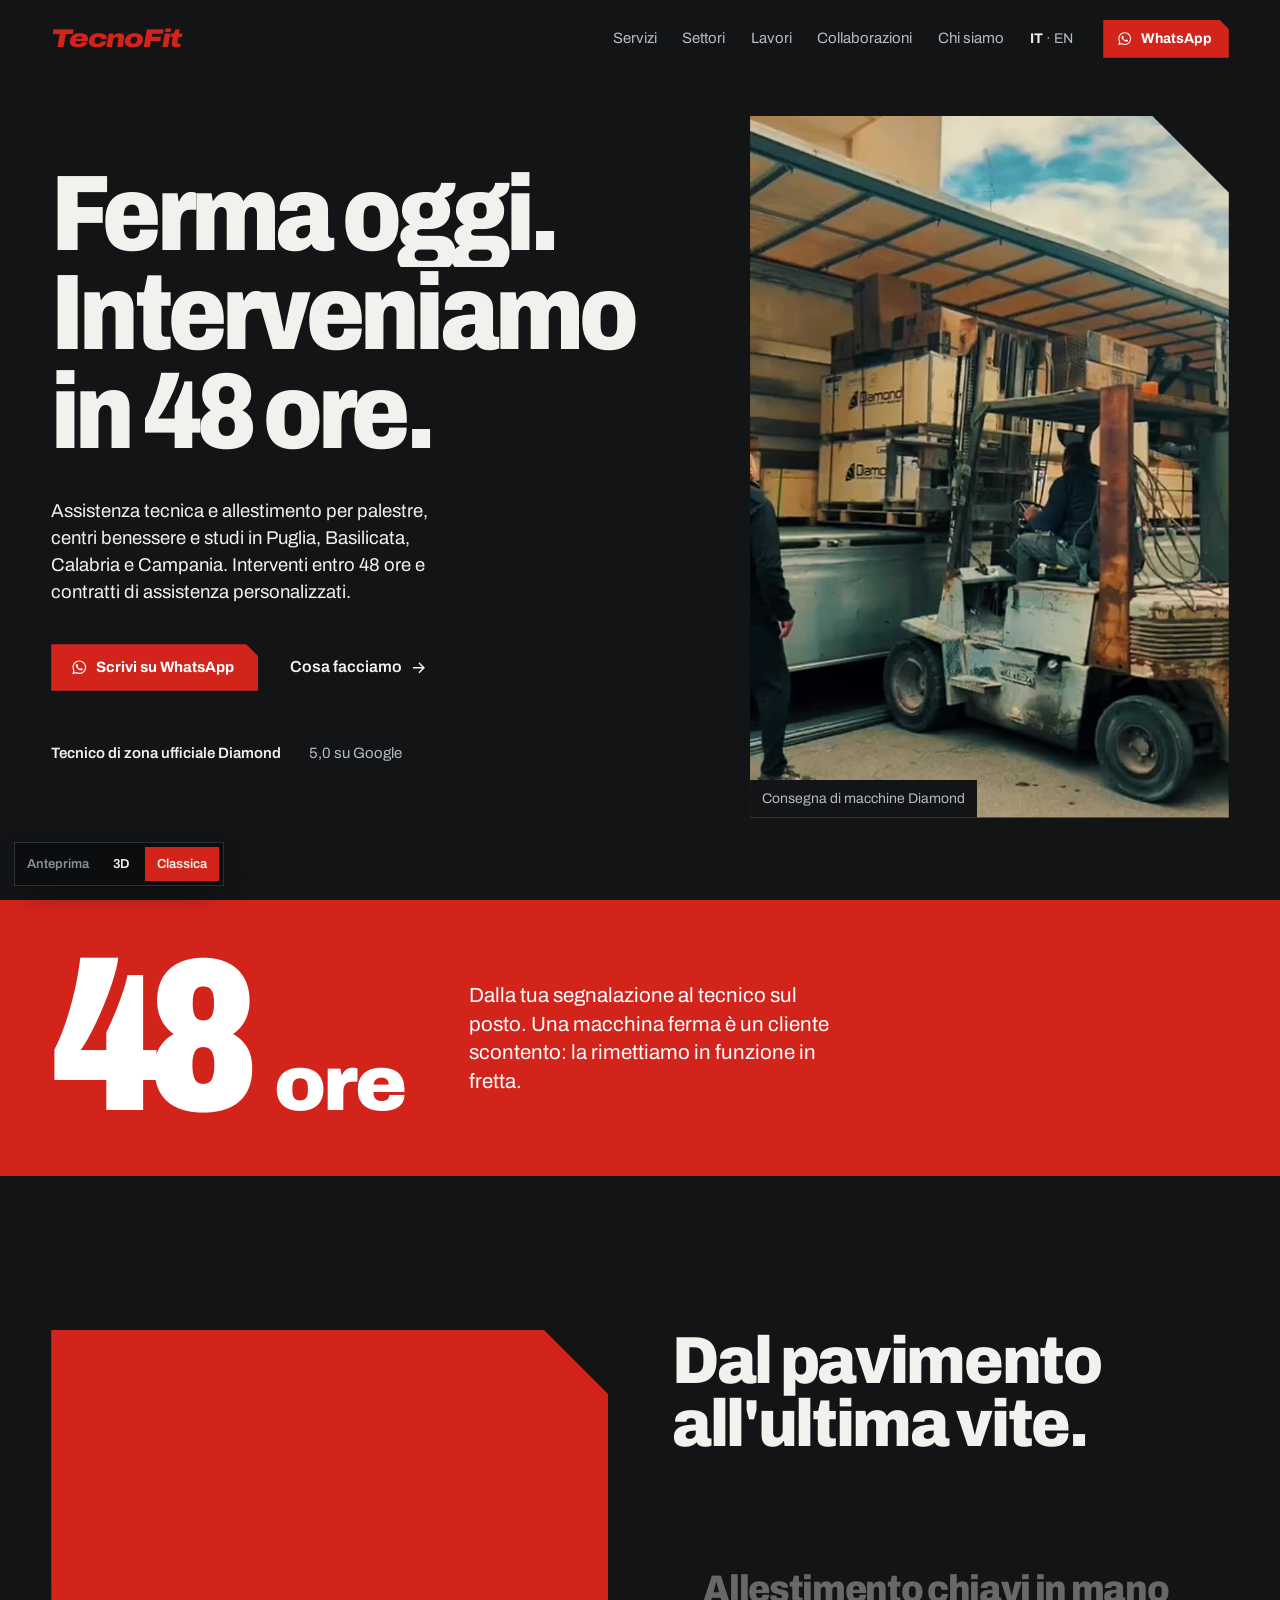
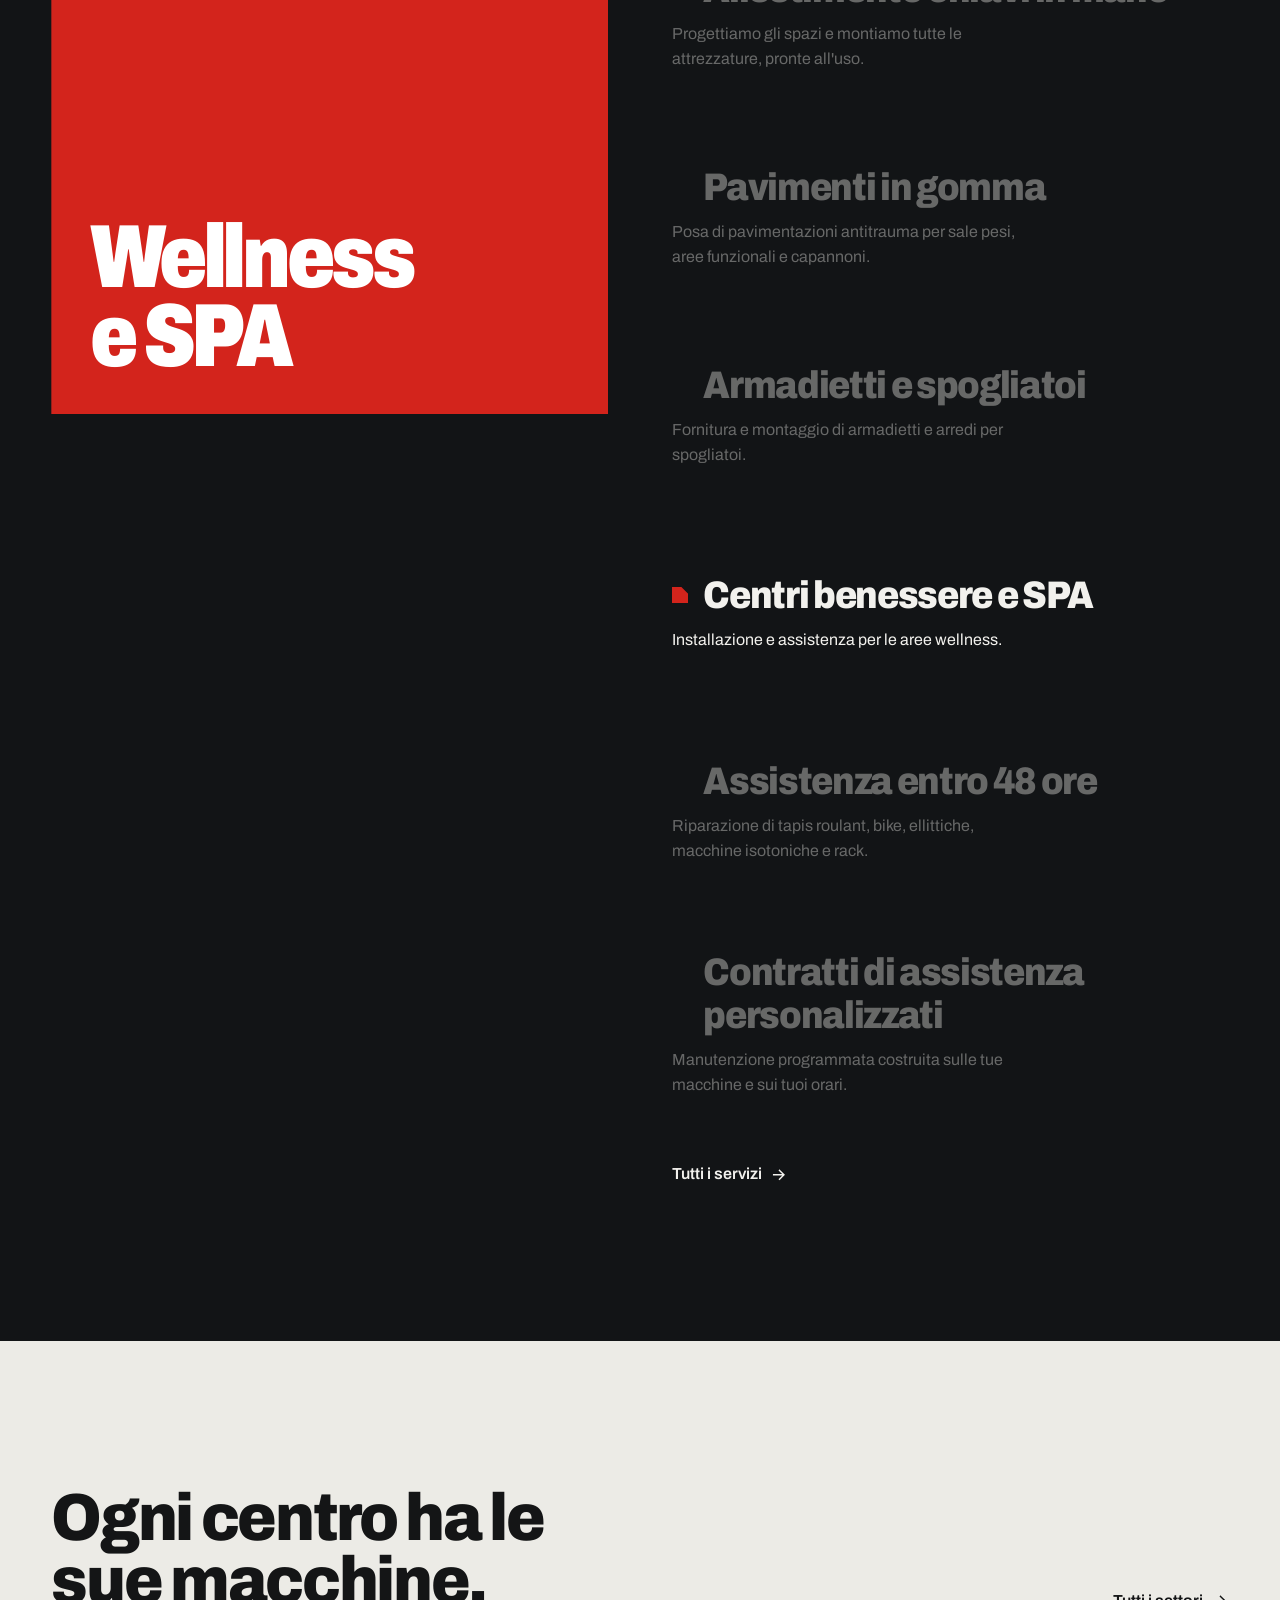
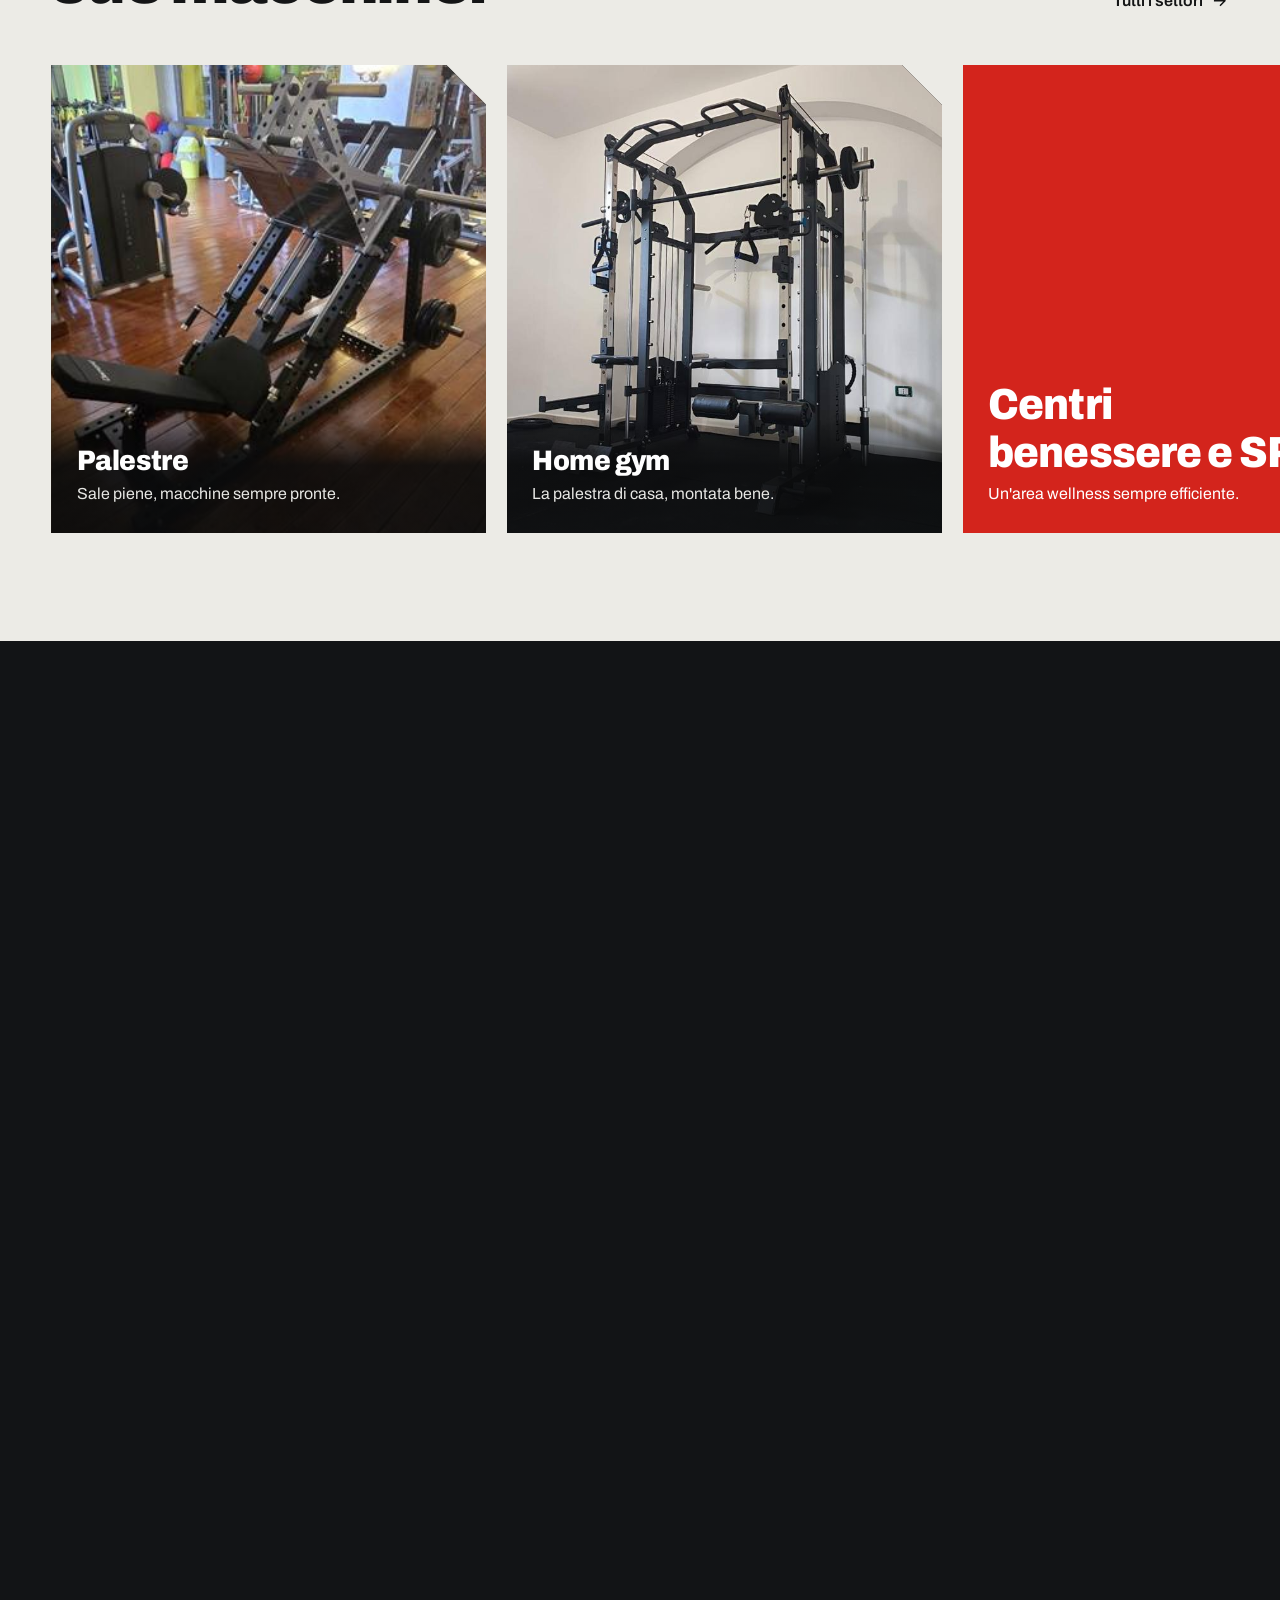
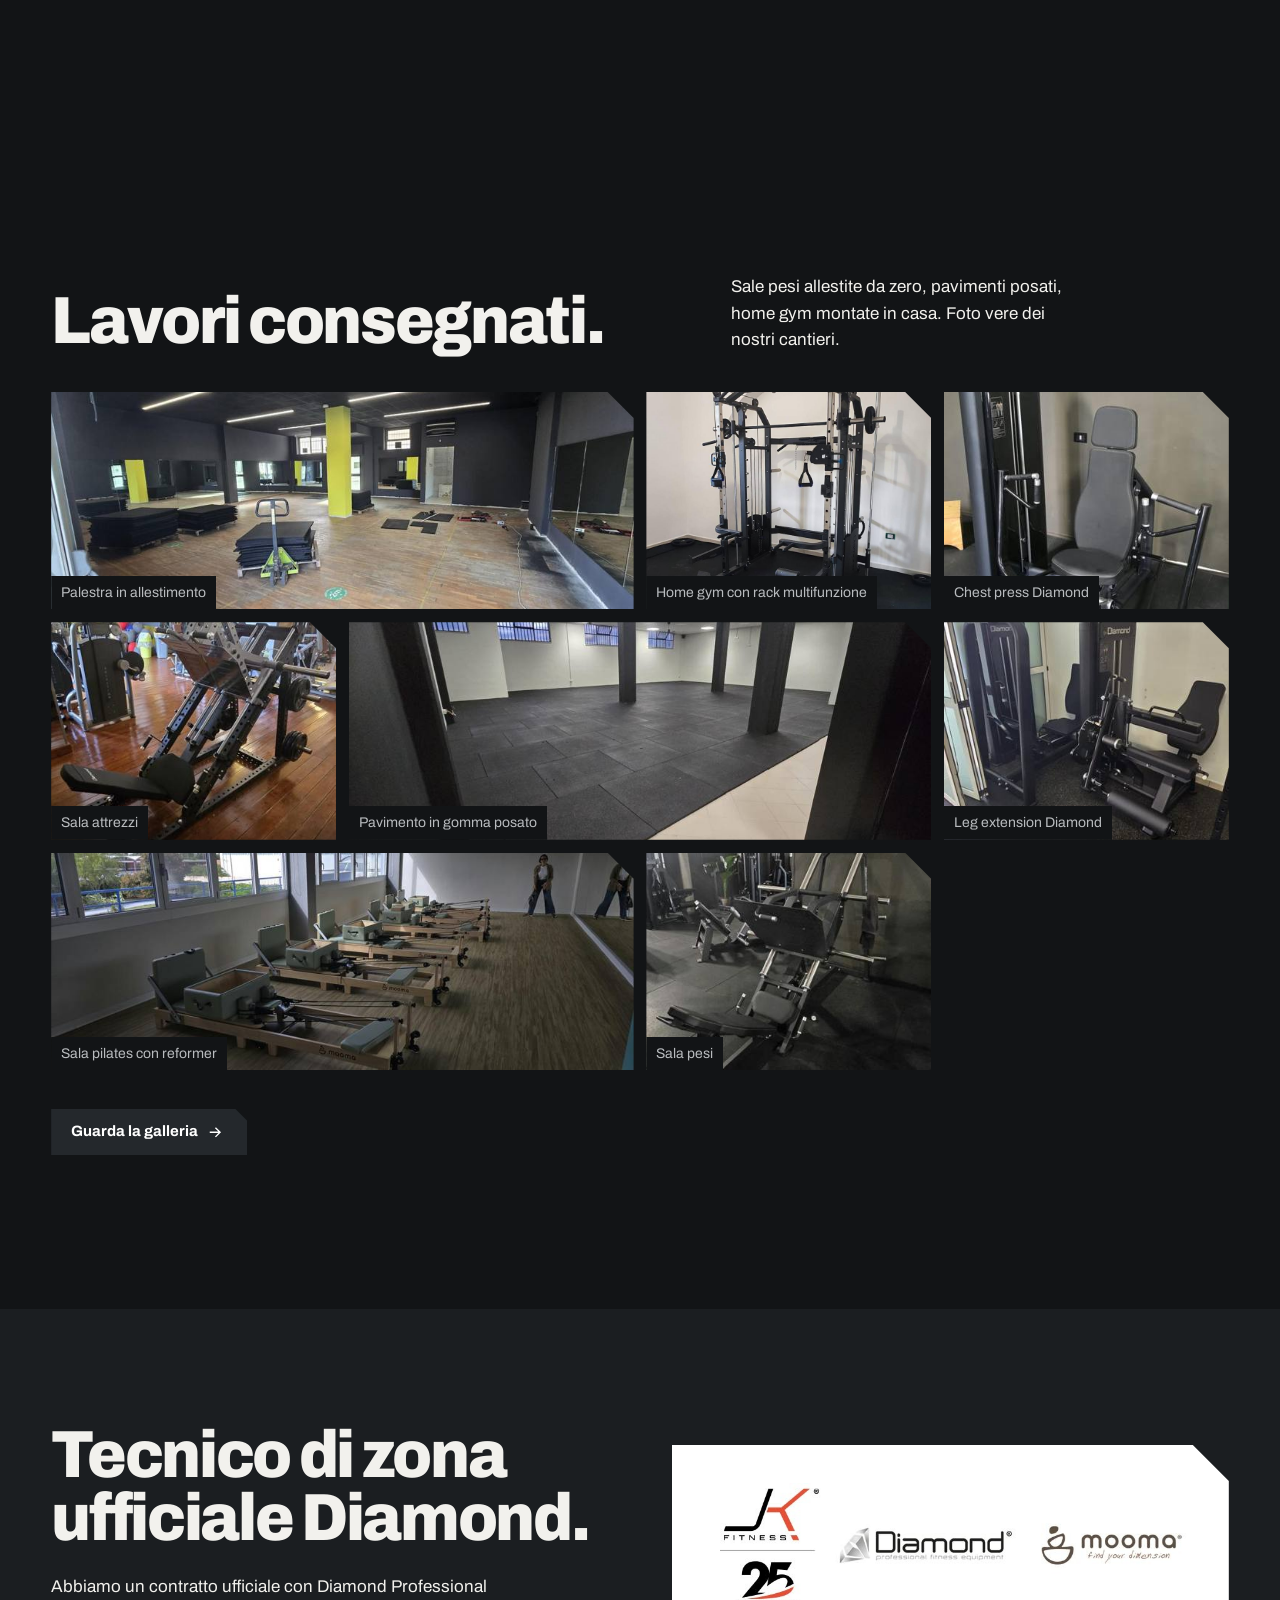
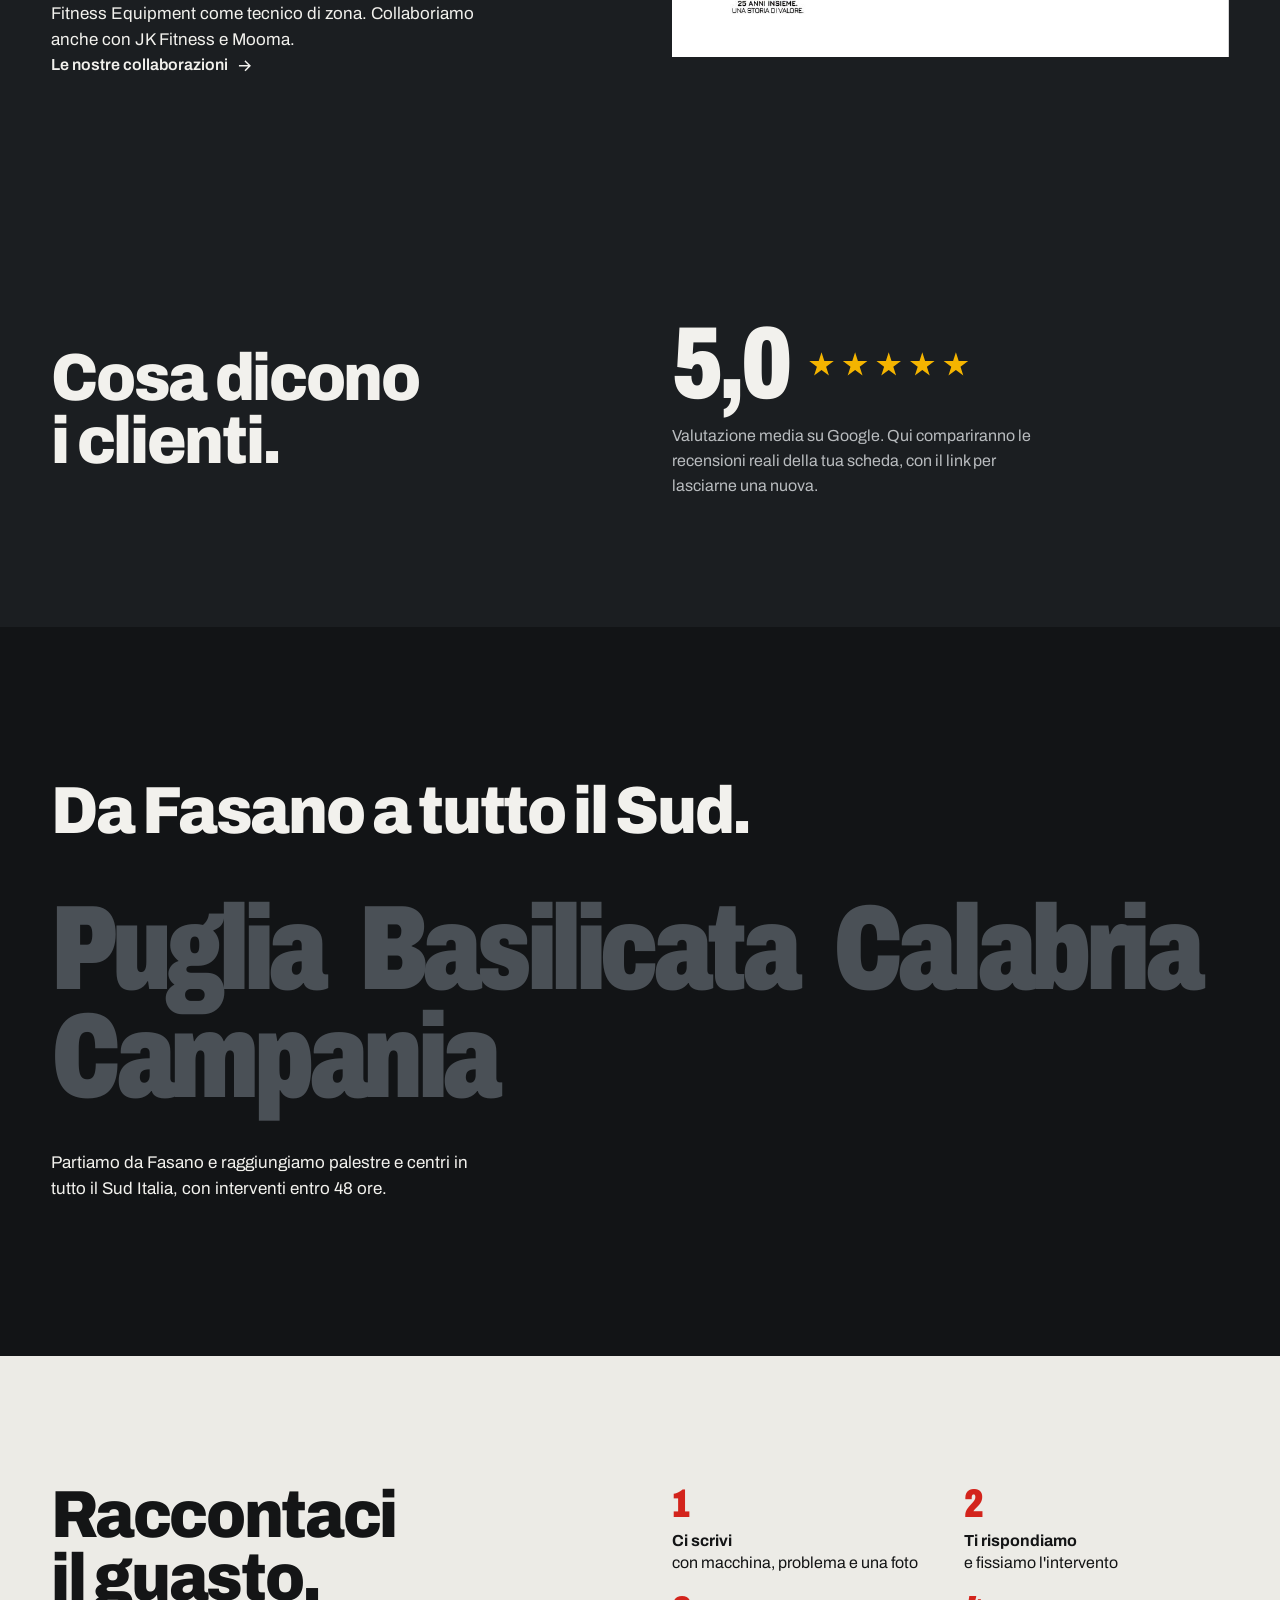
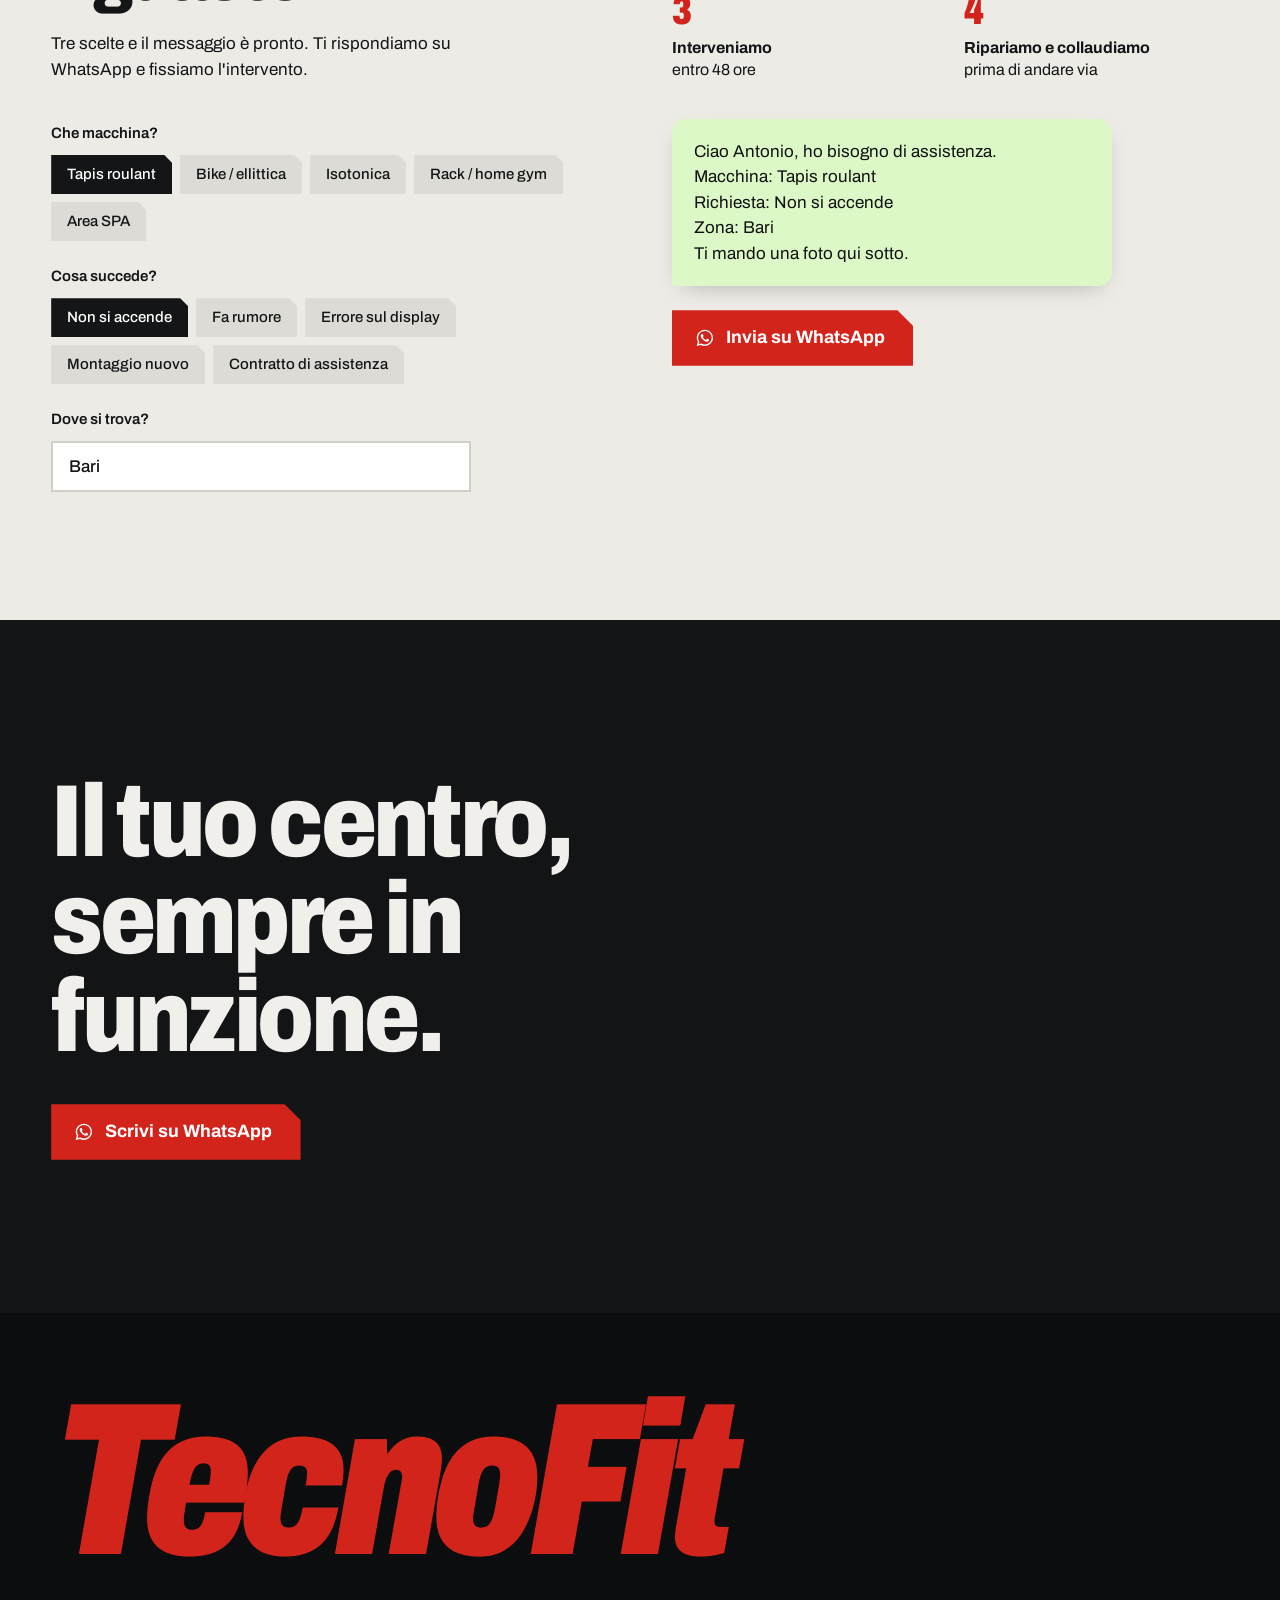
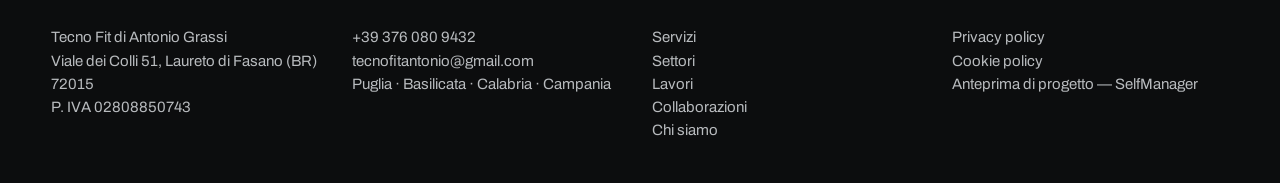
<file: tecnofit/classica/index.html>
<!doctype html>
<html lang="it">
<head>
<meta charset="utf-8">
<meta name="viewport" content="width=device-width,initial-scale=1,viewport-fit=cover">
<title>TecnoFit — Assistenza e allestimento palestre in 48 ore</title>
<meta name="description" content="Assistenza tecnica e allestimento per palestre, centri benessere e studi in Puglia, Basilicata, Calabria e Campania. Interventi entro 48 ore.">
<meta name="robots" content="noindex, nofollow">
<link rel="preconnect" href="https://fonts.googleapis.com">
<link rel="preconnect" href="https://fonts.gstatic.com" crossorigin>
<link href="https://fonts.googleapis.com/css2?family=Archivo:ital,wdth,wght@0,62..125,400..900;1,62..125,700..900&display=swap" rel="stylesheet">
<link rel="stylesheet" href="css/main.css">
</head>
<body class="home">
<svg width="0" height="0" style="position:absolute" aria-hidden="true">
<symbol id="wa" viewBox="0 0 24 24"><path fill="currentColor" d="M12.04 2C6.58 2 2.13 6.45 2.13 11.91c0 1.75.46 3.45 1.32 4.95L2.05 22l5.25-1.38c1.45.79 3.08 1.21 4.74 1.21 5.46 0 9.91-4.45 9.91-9.91C21.95 6.45 17.5 2 12.04 2zm0 18.15c-1.48 0-2.93-.4-4.2-1.15l-.3-.18-3.12.82.83-3.04-.2-.31a8.2 8.2 0 0 1-1.26-4.38c0-4.54 3.7-8.24 8.25-8.24 4.54 0 8.24 3.7 8.24 8.24 0 4.55-3.7 8.24-8.24 8.24zm4.52-6.16c-.25-.12-1.47-.72-1.69-.81-.23-.08-.39-.12-.56.12-.17.25-.64.81-.78.97-.14.17-.29.19-.54.06-.25-.12-1.05-.39-1.99-1.23-.74-.66-1.23-1.47-1.38-1.72-.14-.25-.02-.38.11-.51.11-.11.25-.29.37-.43.12-.14.17-.25.25-.41.08-.17.04-.31-.02-.43-.06-.12-.56-1.34-.76-1.84-.2-.48-.41-.42-.56-.43h-.48c-.17 0-.43.06-.66.31-.22.25-.86.85-.86 2.07 0 1.22.89 2.4 1.01 2.56.12.17 1.75 2.67 4.23 3.74.59.26 1.05.41 1.41.52.59.19 1.13.16 1.56.1.48-.07 1.47-.6 1.67-1.18.21-.58.21-1.07.14-1.18-.06-.11-.22-.17-.47-.29z"/></symbol>
<symbol id="ar" viewBox="0 0 24 24"><path fill="none" stroke="currentColor" stroke-width="2" stroke-linecap="square" d="M5 12h13M13 6l6 6-6 6"/></symbol>
<symbol id="x" viewBox="0 0 24 24"><path fill="none" stroke="currentColor" stroke-width="2" d="M6 6l12 12M18 6L6 18"/></symbol>
</svg>
<header class="nav">
  <a class="wm" href="./" aria-label="TecnoFit, home">TecnoFit</a>
  <nav id="menu" aria-label="Principale"><a href="servizi.html">Servizi</a><a href="settori.html">Settori</a><a href="lavori.html">Lavori</a><a href="collaborazioni.html">Collaborazioni</a><a href="chi-siamo.html">Chi siamo</a><span class="lang"><b>IT</b> · <span>EN</span></span><a class="btn cut menu-cta" href="https://wa.me/393760809432?text=Ciao%20Antonio%2C%20vorrei%20informazioni%20su%20un%20intervento." target="_blank" rel="noopener"><svg><use href="#wa"/></svg><span>Scrivi su WhatsApp</span></a></nav>
  <a class="btn cut sm" href="https://wa.me/393760809432?text=Ciao%20Antonio%2C%20vorrei%20informazioni%20su%20un%20intervento." target="_blank" rel="noopener"><svg><use href="#wa"/></svg><span>WhatsApp</span></a>
  <button class="burger" aria-expanded="false" aria-controls="menu" aria-label="Apri il menu"><span></span><span></span></button>
</header>
<main>
<section class="hero" aria-labelledby="h1">
  <div class="hero-txt">
    <h1 id="h1"><span class="ln"><span>Ferma oggi.</span></span><span class="ln"><span>Interveniamo</span></span><span class="ln"><span>in 48 ore.</span></span></h1>
    <p class="lead">Assistenza tecnica e allestimento per palestre, centri benessere e studi in Puglia, Basilicata, Calabria e Campania. Interventi entro 48 ore e contratti di assistenza personalizzati.</p>
    <div class="row"><a class="btn cut" href="#contatti"><svg><use href="#wa"/></svg><span>Scrivi su WhatsApp</span></a><a class="lnk" href="servizi.html">Cosa facciamo <svg><use href="#ar"/></svg></a></div>
    <p class="trust"><b>Tecnico di zona ufficiale Diamond</b><span>5,0 su Google</span></p>
  </div>
  <figure class="hero-media cut"><video src="../assets/video/hero.mp4" poster="../assets/video/hero.jpg" autoplay muted loop playsinline aria-label="Consegna di macchine Diamond dal camion"></video><figcaption>Consegna di macchine Diamond</figcaption></figure>
</section>
<section class="band" aria-label="Tempi di intervento"><div class="band-in"><p class="big"><span class="count">48</span><span class="u">ore</span></p><p class="band-t">Dalla tua segnalazione al tecnico sul posto. Una macchina ferma è un cliente scontento: la rimettiamo in funzione in fretta.</p></div></section>
<section class="svc" aria-labelledby="h-svc">
  <div class="svc-media"><div class="svc-frame cut">
    <img class="on" src="../assets/img/9.jpg" srcset="../assets/img/m/9.jpg 800w, ../assets/img/9.jpg 1400w" sizes="(max-width: 900px) 100vw, 50vw" alt="Palestra in allestimento con pavimento in gomma" data-k="0"><img src="../assets/img/17.jpg" srcset="../assets/img/m/17.jpg 800w, ../assets/img/17.jpg 1400w" sizes="(max-width: 900px) 100vw, 50vw" alt="Pavimento in gomma posato in un capannone" data-k="1" loading="lazy"><img src="../assets/img/11.jpg" srcset="../assets/img/m/11.jpg 800w, ../assets/img/11.jpg 1400w" sizes="(max-width: 900px) 100vw, 50vw" alt="Sala attrezzi" data-k="2" loading="lazy"><div class="svc-spa" data-k="3"><span>Wellness<br>e SPA</span></div><img src="../assets/img/1.jpg" srcset="../assets/img/m/1.jpg 800w, ../assets/img/1.jpg 1400w" sizes="(max-width: 900px) 100vw, 50vw" alt="Tapis roulant" data-k="4" loading="lazy"><img src="../assets/img/15.jpg" srcset="../assets/img/m/15.jpg 800w, ../assets/img/15.jpg 1400w" sizes="(max-width: 900px) 100vw, 50vw" alt="Chest press Diamond" data-k="5" loading="lazy">
  </div></div>
  <div class="svc-list">
    <h2 id="h-svc">Dal pavimento all'ultima vite.</h2>
    <ol>
      <li data-k="0" class="on"><img class="svc-thumb" src="../assets/img/9.jpg" srcset="../assets/img/m/9.jpg 800w, ../assets/img/9.jpg 1400w" sizes="(max-width: 900px) 100vw, 50vw" alt="Palestra in allestimento" loading="lazy"><h3>Allestimento chiavi in mano</h3><p>Progettiamo gli spazi e montiamo tutte le attrezzature, pronte all'uso.</p></li>
      <li data-k="1"><img class="svc-thumb" src="../assets/img/17.jpg" srcset="../assets/img/m/17.jpg 800w, ../assets/img/17.jpg 1400w" sizes="(max-width: 900px) 100vw, 50vw" alt="Pavimento in gomma" loading="lazy"><h3>Pavimenti in gomma</h3><p>Posa di pavimentazioni antitrauma per sale pesi, aree funzionali e capannoni.</p></li>
      <li data-k="2"><img class="svc-thumb" src="../assets/img/11.jpg" srcset="../assets/img/m/11.jpg 800w, ../assets/img/11.jpg 1400w" sizes="(max-width: 900px) 100vw, 50vw" alt="Sala attrezzi" loading="lazy"><h3>Armadietti e spogliatoi</h3><p>Fornitura e montaggio di armadietti e arredi per spogliatoi.</p></li>
      <li data-k="3"><div class="svc-thumb spa-t" aria-hidden="true"><span>Wellness e SPA</span></div><h3>Centri benessere e SPA</h3><p>Installazione e assistenza per le aree wellness.</p></li>
      <li data-k="4"><img class="svc-thumb" src="../assets/img/1.jpg" srcset="../assets/img/m/1.jpg 800w, ../assets/img/1.jpg 1400w" sizes="(max-width: 900px) 100vw, 50vw" alt="Tapis roulant" loading="lazy"><h3>Assistenza entro 48 ore</h3><p>Riparazione di tapis roulant, bike, ellittiche, macchine isotoniche e rack.</p></li>
      <li data-k="5"><img class="svc-thumb" src="../assets/img/15.jpg" srcset="../assets/img/m/15.jpg 800w, ../assets/img/15.jpg 1400w" sizes="(max-width: 900px) 100vw, 50vw" alt="Chest press Diamond" loading="lazy"><h3>Contratti di assistenza personalizzati</h3><p>Manutenzione programmata costruita sulle tue macchine e sui tuoi orari.</p></li>
    </ol>
    <a class="lnk more" href="servizi.html">Tutti i servizi <svg><use href="#ar"/></svg></a>
  </div>
</section>
<section class="sect" aria-labelledby="h-set"><div class="sect-pin">
  <div class="sect-head"><h2 id="h-set">Ogni centro ha le sue macchine.</h2><a class="lnk" href="settori.html">Tutti i settori <svg><use href="#ar"/></svg></a></div>
  <div class="track">
    <a class="panel" href="settori.html#palestre"><img src="../assets/img/12.jpg" srcset="../assets/img/m/12.jpg 800w, ../assets/img/12.jpg 1400w" sizes="(max-width: 900px) 100vw, 50vw" alt="Palestra con macchine isotoniche" loading="lazy"><div><h3>Palestre</h3><p>Sale piene, macchine sempre pronte.</p></div></a>
    <a class="panel" href="settori.html#home-gym"><img src="../assets/img/20.jpg" srcset="../assets/img/m/20.jpg 800w, ../assets/img/20.jpg 1400w" sizes="(max-width: 900px) 100vw, 50vw" alt="Home gym con rack multifunzione" loading="lazy"><div><h3>Home gym</h3><p>La palestra di casa, montata bene.</p></div></a>
    <a class="panel solid" href="settori.html#spa"><div><h3>Centri benessere e SPA</h3><p>Un'area wellness sempre efficiente.</p></div></a>
    <a class="panel" href="settori.html#studi-medici"><img src="../assets/img/18.jpg" srcset="../assets/img/m/18.jpg 800w, ../assets/img/18.jpg 1400w" sizes="(max-width: 900px) 100vw, 50vw" alt="Macchina per la riabilitazione" loading="lazy"><div><h3>Studi medici privati</h3><p>Attrezzature affidabili per chi cura.</p></div></a>
    <a class="panel" href="settori.html#personal"><img src="../assets/img/8.jpg" srcset="../assets/img/m/8.jpg 800w, ../assets/img/8.jpg 1400w" sizes="(max-width: 900px) 100vw, 50vw" alt="Functional trainer in uno studio" loading="lazy"><div><h3>Studi di personal training</h3><p>Spazi piccoli, attrezzatura scelta.</p></div></a>
  </div>
</div></section>
<section class="gal" aria-labelledby="h-gal">
  <div class="gal-head"><h2 id="h-gal">Lavori consegnati.</h2><p>Sale pesi allestite da zero, pavimenti posati, home gym montate in casa. Foto vere dei nostri cantieri.</p></div>
  <div class="grid" id="grid" data-limit="8"></div>
  <a class="btn cut ghost" href="lavori.html"><span>Guarda la galleria</span><svg><use href="#ar"/></svg></a>
</section>
<section class="partner" aria-labelledby="h-par">
  <div class="par-txt"><h2 id="h-par">Tecnico di zona ufficiale Diamond.</h2><p>Abbiamo un contratto ufficiale con Diamond Professional Fitness Equipment come tecnico di zona. Collaboriamo anche con JK Fitness e Mooma.</p><a class="lnk" href="collaborazioni.html">Le nostre collaborazioni <svg><use href="#ar"/></svg></a></div>
  <figure class="par-logos"><img src="../assets/img/partner.jpg" alt="Loghi di JK Fitness, Diamond e Mooma" loading="lazy" width="766" height="216"></figure>
</section>
<section class="rev" aria-labelledby="h-rev">
  <h2 id="h-rev">Cosa dicono i clienti.</h2>
  <div class="rev-in"><p class="stars" aria-label="5 su 5"><span>5,0</span><i></i><i></i><i></i><i></i><i></i></p><p>Valutazione media su Google. Qui compariranno le recensioni reali della tua scheda, con il link per lasciarne una nuova.</p></div>
</section>
<section class="zone" aria-labelledby="h-zone">
  <h2 id="h-zone">Da Fasano a tutto il Sud.</h2>
  <ul class="regs"><li>Puglia</li><li>Basilicata</li><li>Calabria</li><li>Campania</li></ul>
  <p>Partiamo da Fasano e raggiungiamo palestre e centri in tutto il Sud Italia, con interventi entro 48 ore.</p>
</section>
<section class="req" id="contatti" aria-labelledby="h-req">
  <div class="req-l">
    <h2 id="h-req">Raccontaci il guasto.</h2>
    <p>Tre scelte e il messaggio è pronto. Ti rispondiamo su WhatsApp e fissiamo l'intervento.</p>
    <fieldset><legend>Che macchina?</legend><div class="opts" data-k="m"><button type="button" aria-pressed="true">Tapis roulant</button><button type="button" aria-pressed="false">Bike / ellittica</button><button type="button" aria-pressed="false">Isotonica</button><button type="button" aria-pressed="false">Rack / home gym</button><button type="button" aria-pressed="false">Area SPA</button></div></fieldset>
    <fieldset><legend>Cosa succede?</legend><div class="opts" data-k="p"><button type="button" aria-pressed="true">Non si accende</button><button type="button" aria-pressed="false">Fa rumore</button><button type="button" aria-pressed="false">Errore sul display</button><button type="button" aria-pressed="false">Montaggio nuovo</button><button type="button" aria-pressed="false">Contratto di assistenza</button></div></fieldset>
    <label class="city" for="city">Dove si trova?</label>
    <input id="city" type="text" value="Bari" autocomplete="address-level2">
  </div>
  <div class="req-r">
    <ol class="steps"><li><b>Ci scrivi</b> con macchina, problema e una foto</li><li><b>Ti rispondiamo</b> e fissiamo l'intervento</li><li><b>Interveniamo</b> entro 48 ore</li><li><b>Ripariamo e collaudiamo</b> prima di andare via</li></ol>
    <div class="bubble" id="msg" aria-live="polite"></div>
    <a class="btn cut lg" id="send" href="#" target="_blank" rel="noopener"><svg><use href="#wa"/></svg><span>Invia su WhatsApp</span></a>
  </div>
</section>
<section class="close"><h2>Il tuo centro, sempre in funzione.</h2><a class="btn cut lg" href="#contatti"><svg><use href="#wa"/></svg><span>Scrivi su WhatsApp</span></a></section>
</main>
<footer class="foot">
  <a class="wm big" href="./">TecnoFit</a>
  <div class="foot-g">
    <p>Tecno Fit di Antonio Grassi<br>Viale dei Colli 51, Laureto di Fasano (BR) 72015<br>P. IVA 02808850743</p>
    <p><a href="https://wa.me/393760809432?text=Ciao%20Antonio%2C%20vorrei%20informazioni%20su%20un%20intervento." target="_blank" rel="noopener">+39 376 080 9432</a><br>tecnofitantonio@gmail.com<br>Puglia · Basilicata · Calabria · Campania</p>
    <p><a href="servizi.html">Servizi</a><br><a href="settori.html">Settori</a><br><a href="lavori.html">Lavori</a><br><a href="collaborazioni.html">Collaborazioni</a><br><a href="chi-siamo.html">Chi siamo</a></p>
    <p>Privacy policy<br>Cookie policy<br>Anteprima di progetto — <a href="https://selfmanagers.it" target="_blank" rel="noopener">SelfManager</a></p>
  </div>
</footer>
<a class="fab" href="https://wa.me/393760809432?text=Ciao%20Antonio%2C%20vorrei%20informazioni%20su%20un%20intervento." target="_blank" rel="noopener" aria-label="Scrivi su WhatsApp"><svg><use href="#wa"/></svg></a>
<dialog class="lb" id="lb" aria-label="Foto ingrandita"><button class="lb-x" aria-label="Chiudi"><svg><use href="#x"/></svg></button><img alt=""><p></p></dialog>
<script src="../js/vendor/gsap.min.js"></script>
<script src="../js/vendor/ScrollTrigger.min.js"></script>
<script src="js/main.js"></script>
<div class="vsw" role="navigation" aria-label="Scegli la versione"><span>Anteprima</span><a href="../">3D</a><a href="./" aria-current="page">Classica</a></div>
<style>.vsw{position:fixed;left:max(14px,env(safe-area-inset-left));bottom:calc(14px + env(safe-area-inset-bottom));z-index:60;display:flex;align-items:center;gap:4px;background:#0c0d0e;border:1px solid #2c3035;padding:4px;font:600 13px/1 Archivo,system-ui,sans-serif;box-shadow:0 10px 30px -10px rgba(0,0,0,.6)}.vsw span{color:#8a8f94;padding:0 8px}.vsw a{color:#f2f1ed;text-decoration:none;padding:9px 12px;min-height:34px;display:inline-flex;align-items:center}.vsw a[aria-current]{background:#d3241c}@media (max-width:900px){.vsw{top:calc(70px + env(safe-area-inset-top));bottom:auto;left:auto;right:12px}}</style>
</body>
</html>
</file>
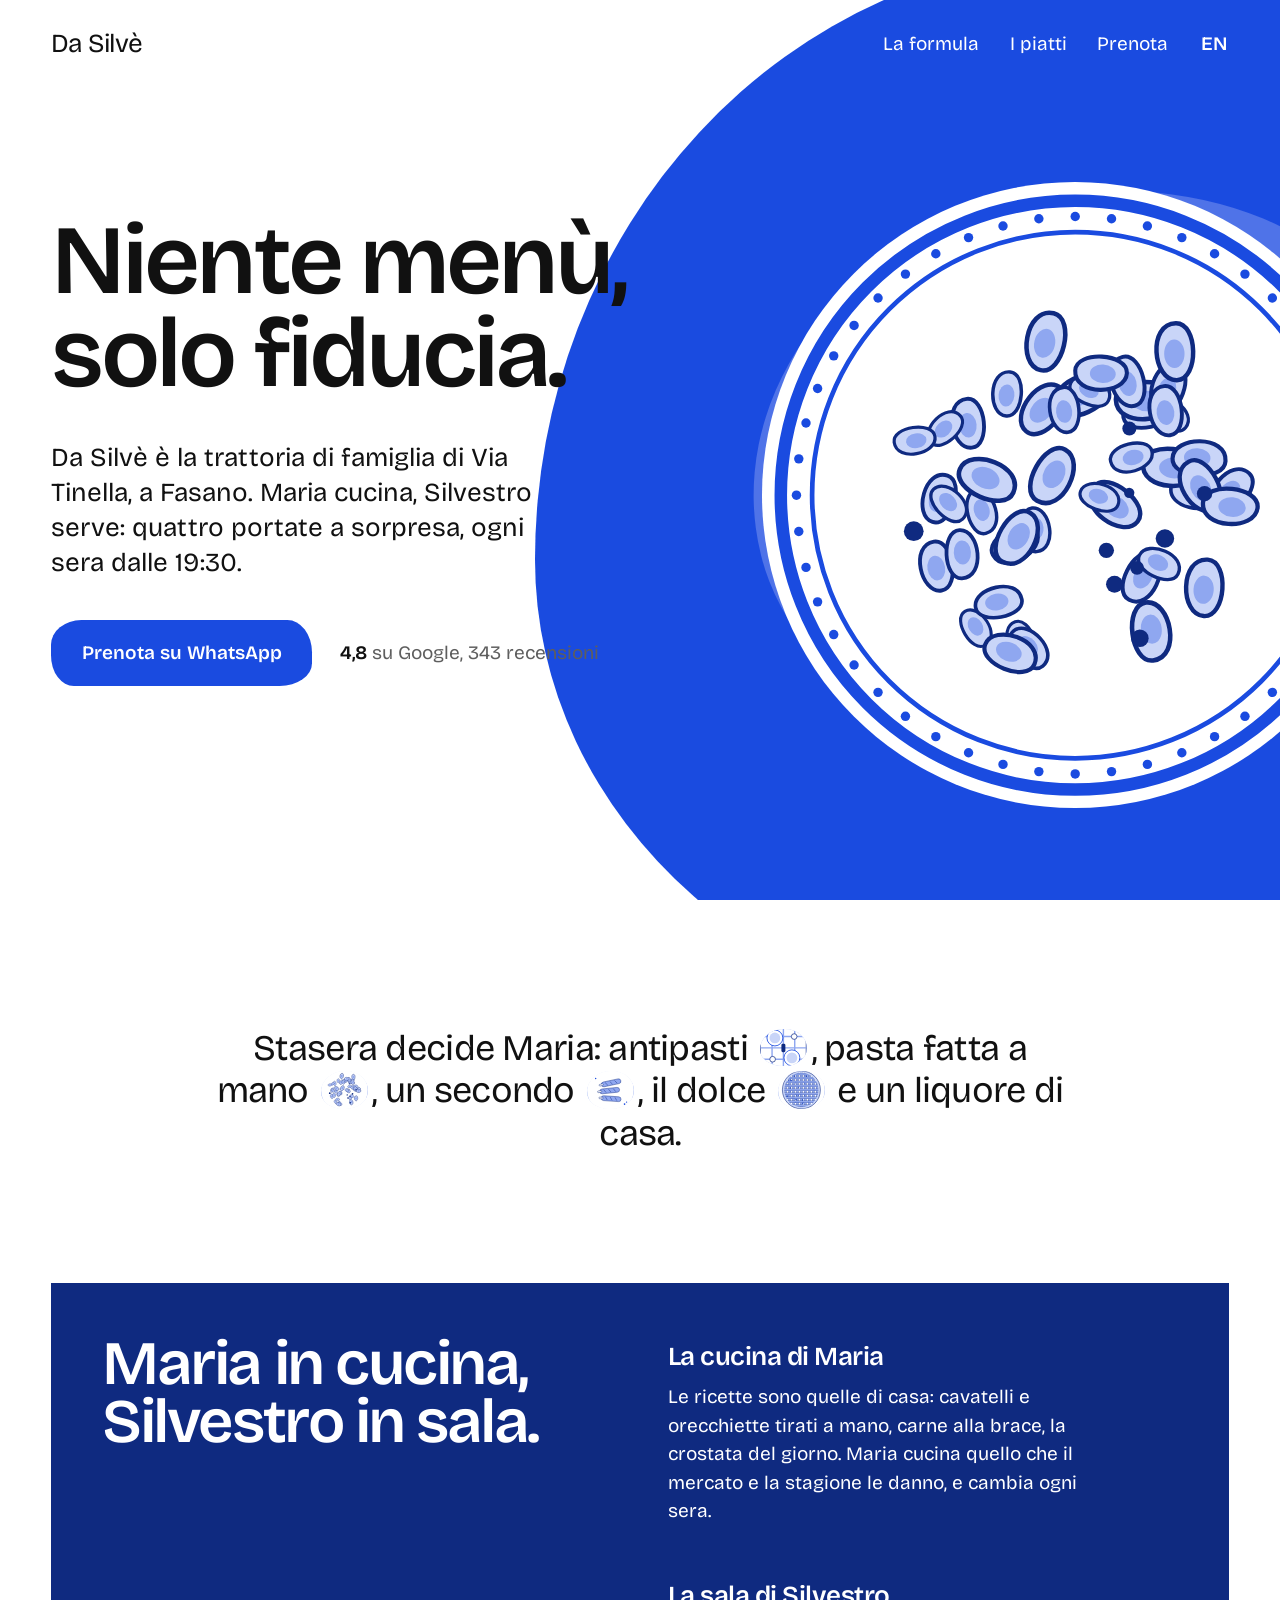
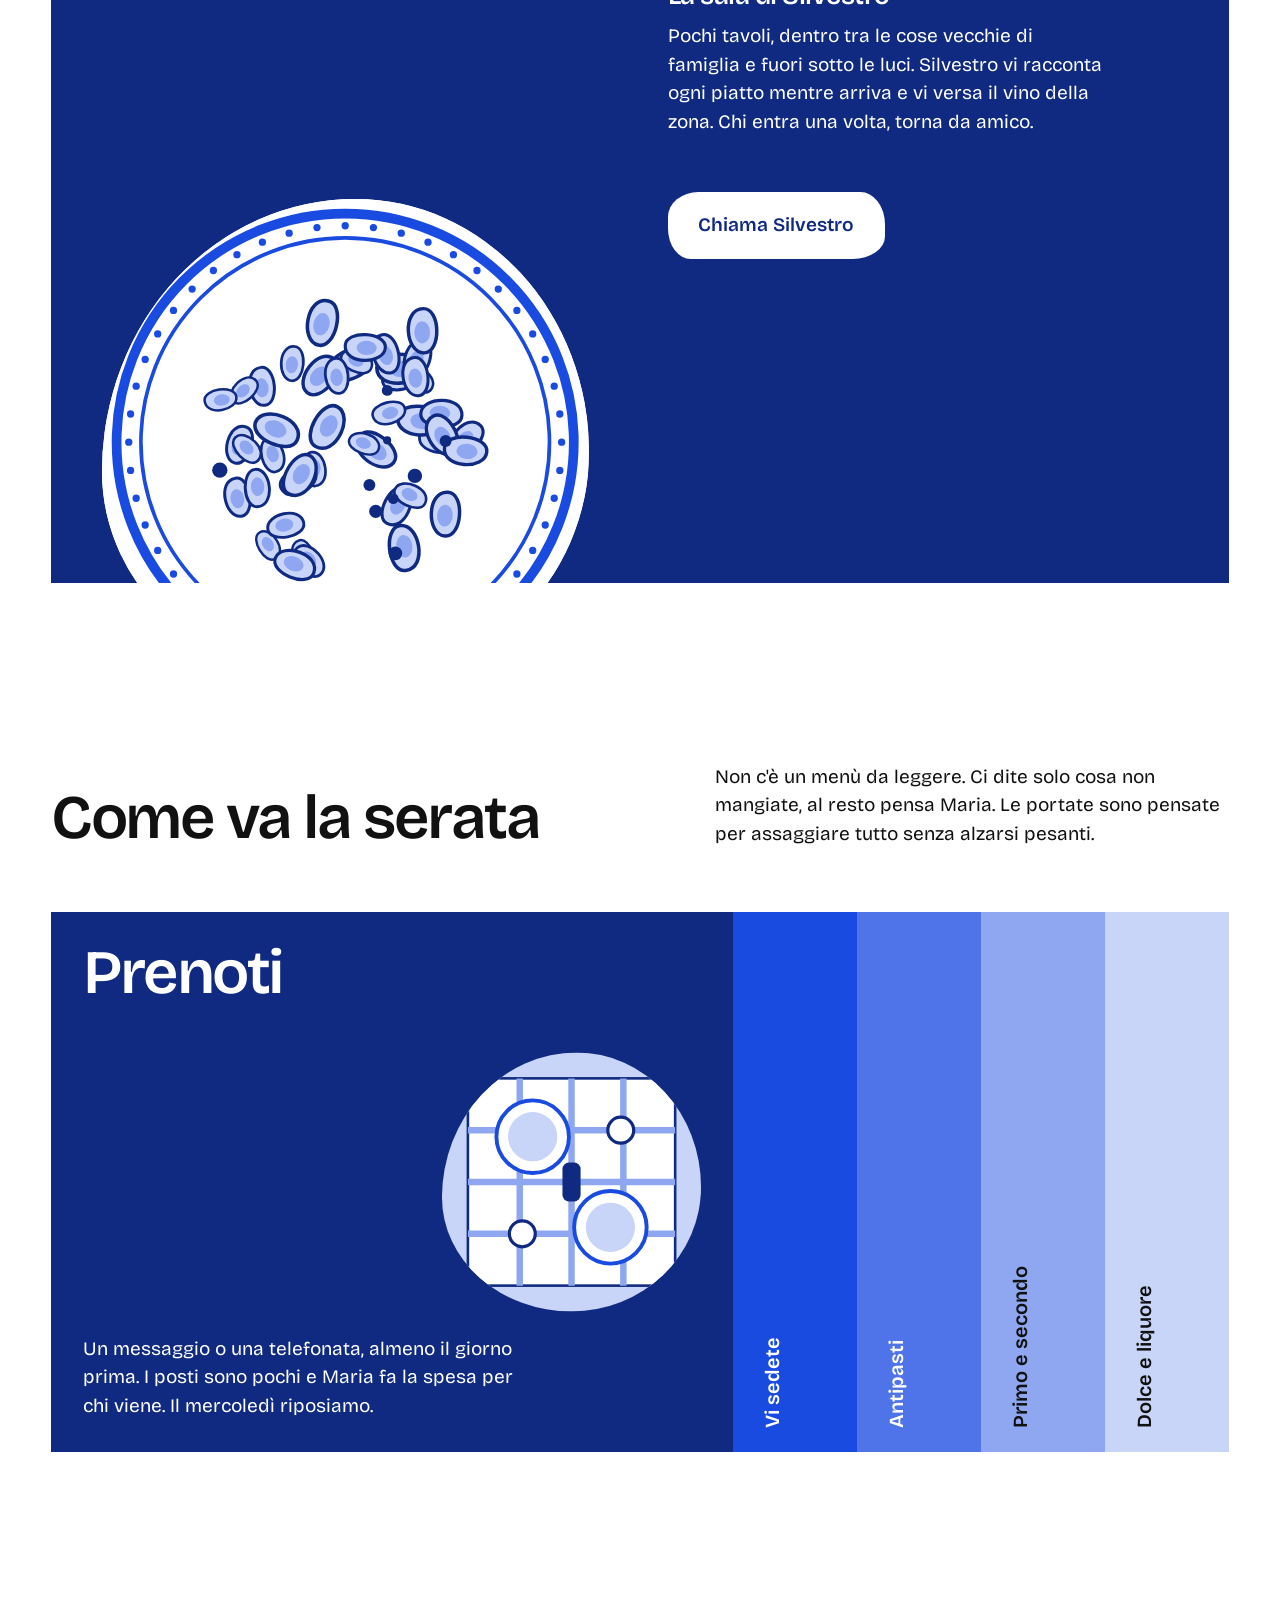
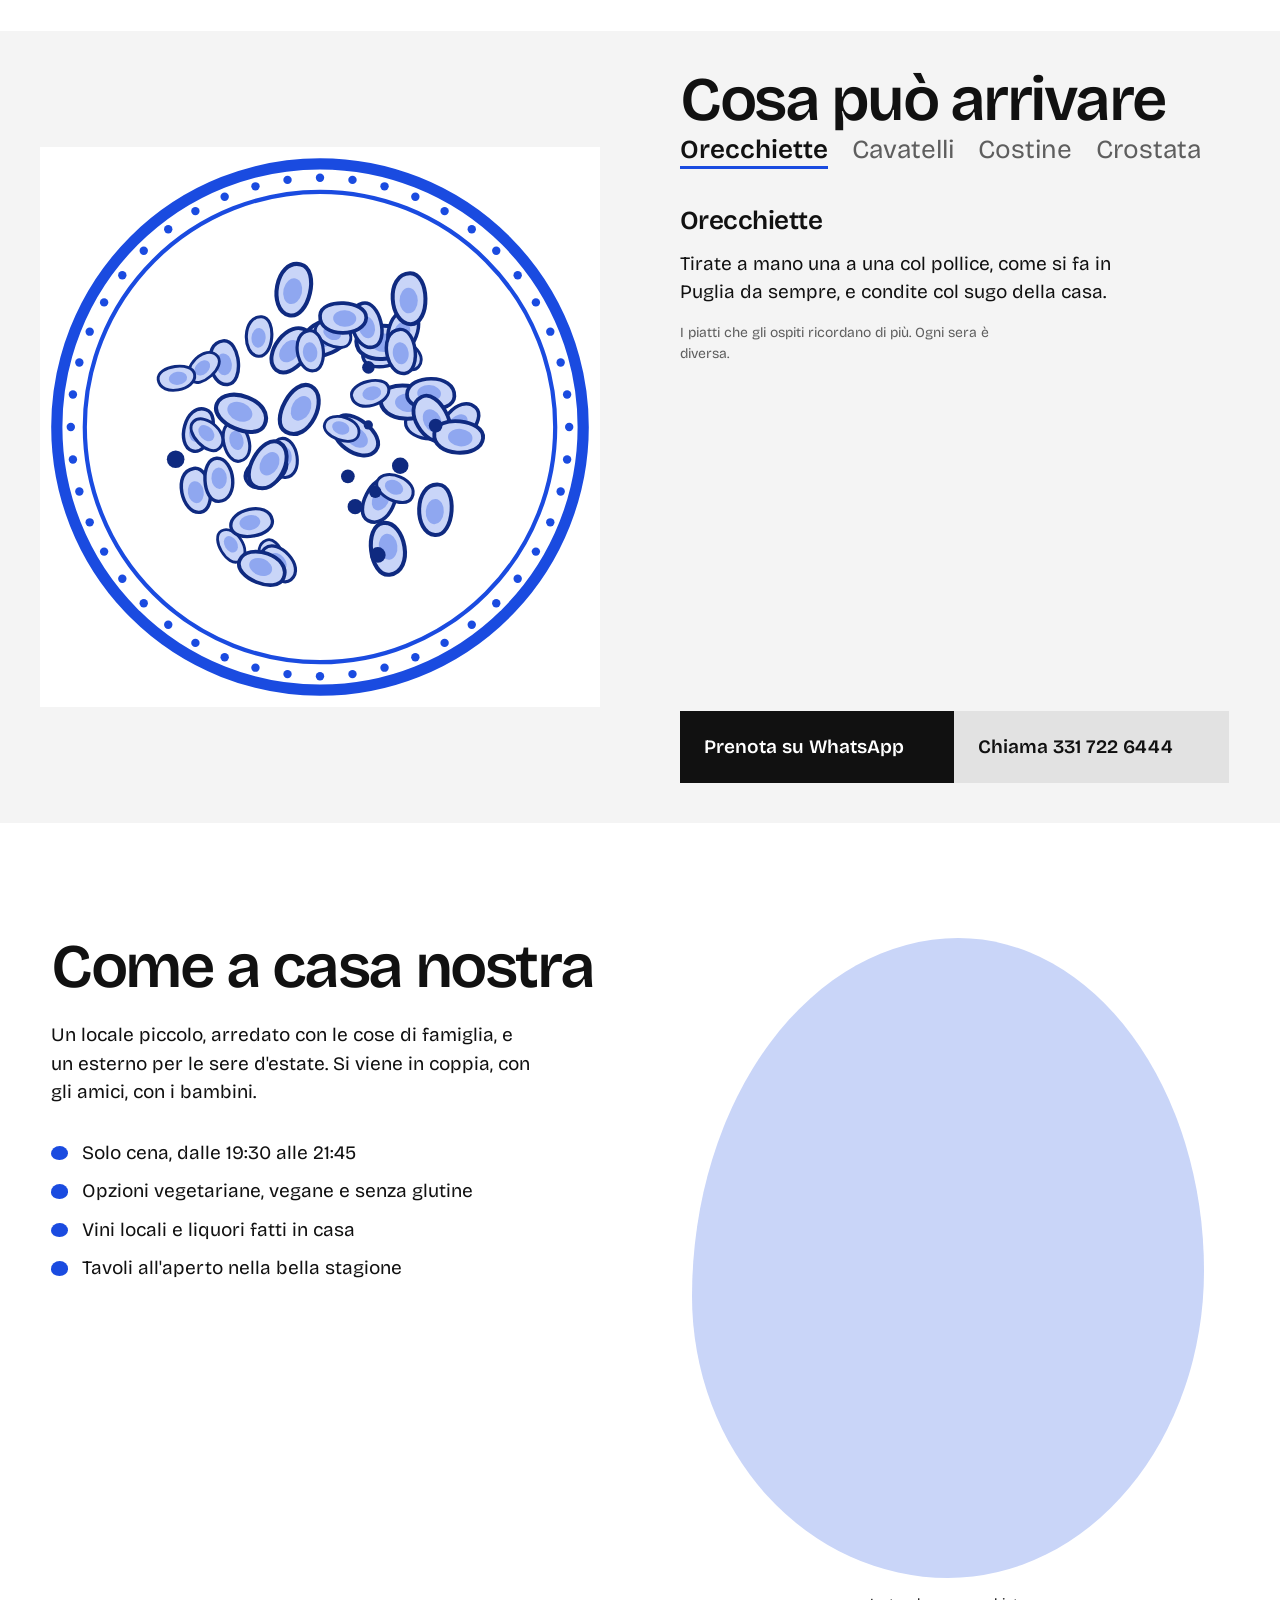
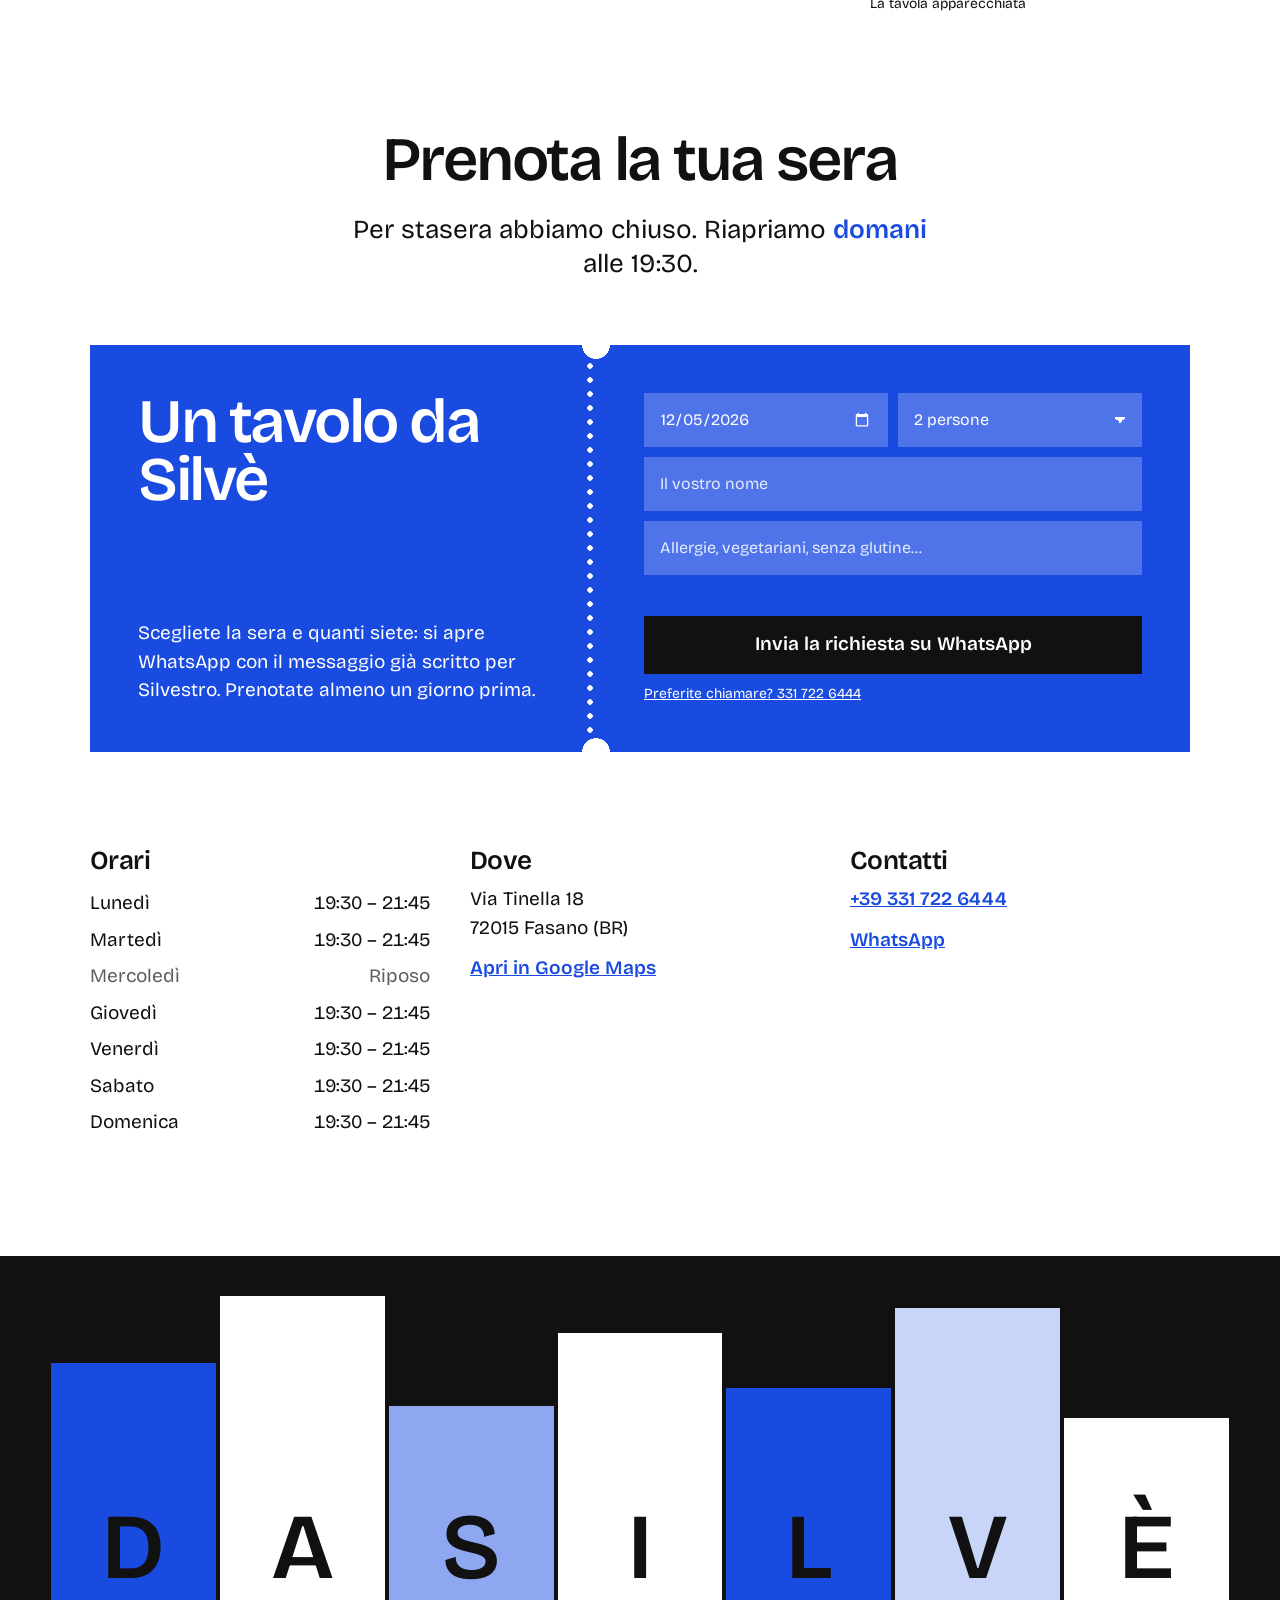
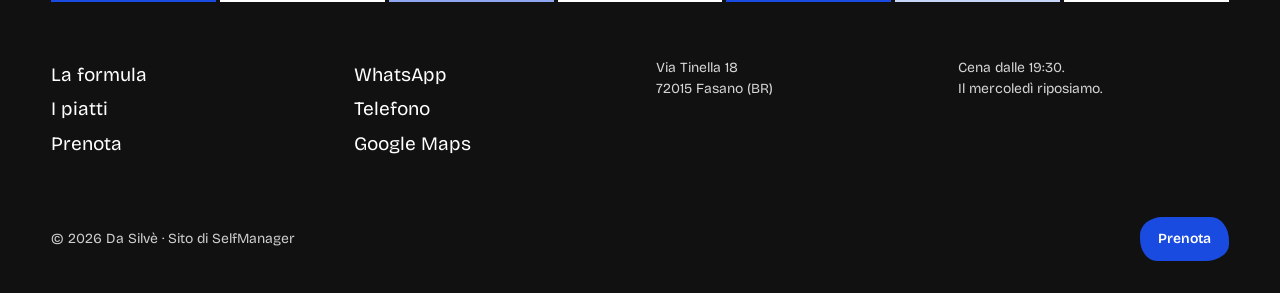
<file: da-silve/index-v1-blu.html>
<!doctype html>
<html lang="it">
<head>
<meta charset="utf-8">
<meta name="viewport" content="width=device-width, initial-scale=1">
<meta name="robots" content="noindex, nofollow">
<title>Da Silvè · Trattoria di famiglia a Fasano</title>
<meta name="description" content="Da Silvè, Via Tinella 18, Fasano. Niente menù: quattro portate a sorpresa della cucina di Maria. Solo cena, chiuso il mercoledì.">
<style>
@font-face{font-family:"Bricolage Grotesque";font-weight:400;font-display:swap;src:url([data-uri]) format("woff2")}
@font-face{font-family:"Bricolage Grotesque";font-weight:600;font-display:swap;src:url([data-uri]) format("woff2")}
:root{--bg:#fff;--surface:#f4f4f4;--ink:#111;--muted:#5e5e5e;--accent:#1a4be0;--accent-ink:#fff;--deep:#0f2a80;--t1:#0f2a80;--t2:#1a4be0;--t3:#4f73e8;--t4:#8fa7f0;--t5:#c9d5f8;
--step-small:clamp(.8125rem,.79rem + .1vw,.875rem);--step-body:clamp(1.0625rem,1rem + .25vw,1.1875rem);--step-lead:clamp(1.25rem,1.1rem + .7vw,1.625rem);--step-head:clamp(2rem,1.3rem + 3.2vw,4rem);--step-display:clamp(3.4rem,1rem + 6.4vw,6.25rem);
--m:clamp(16px,4vw,56px);--gap:clamp(120px,14vw,200px);--ore:52% 48% 50% 50% / 56% 52% 48% 44%;--btn:1.6em 1.3em 1.7em 1.2em / 1.3em 1.7em 1.2em 1.6em;--ease:cubic-bezier(.2,.7,.2,1)}
*{box-sizing:border-box;margin:0;padding:0}
html{scroll-behavior:smooth;-webkit-text-size-adjust:100%}
body{background:var(--bg);color:var(--ink);font-family:"Bricolage Grotesque",system-ui,sans-serif;font-size:var(--step-body);line-height:1.5;overflow-x:hidden}
img,svg{display:block;max-width:100%}
a{color:var(--accent)}
:focus-visible{outline:3px solid var(--accent);outline-offset:3px}
::selection{background:var(--accent);color:#fff}
h1,h2,h3{font-weight:600;letter-spacing:-.04em;line-height:.95}
.wrap{padding-inline:var(--m)}
.vh{position:absolute!important;width:1px;height:1px;overflow:hidden;clip:rect(0 0 0 0);white-space:nowrap}
.btn{display:inline-flex;align-items:center;gap:.6em;background:var(--accent);color:var(--accent-ink);text-decoration:none;font:inherit;font-weight:600;padding:1em 1.6em;border:0;border-radius:var(--btn);cursor:pointer;transition:transform .2s var(--ease),background .2s}
.btn:hover{background:var(--deep);transform:translateY(-2px)}
.btn:active{transform:scale(.97)}
.btn.ink{background:var(--ink)}
.btn.ink:hover{background:var(--deep)}

/* nav */
.nav{position:absolute;inset:0 0 auto;z-index:5;display:flex;align-items:center;justify-content:space-between;padding:24px var(--m)}
.nav .mark{color:var(--ink)}
.mark{font-weight:600;font-size:var(--step-lead);letter-spacing:-.03em;color:var(--ink);text-decoration:none}
.nav ul{display:flex;gap:clamp(14px,2.4vw,32px);list-style:none;align-items:center}
.nav a{color:#fff;text-decoration:none;font-weight:500}
.nav a:hover{text-decoration:underline;text-underline-offset:4px}
.lang{background:none;border:0;font:inherit;font-weight:600;color:#fff;cursor:pointer;padding:.3em .1em}

/* hero */
.hero{position:relative;min-height:100svh;overflow:hidden;display:flex;align-items:center}
.hero .shape{position:absolute;width:120vh;height:120vh;left:calc(84% - 60vh);top:calc(55% - 60vh);background:var(--accent);border-radius:var(--ore)}
.hero .shape .dimple{position:absolute;inset:22% 18% 26% 20%;background:var(--t3);border-radius:48% 52% 46% 54% / 50% 46% 54% 50%;transform:rotate(-14deg)}
.hero .shape .pl{position:absolute;width:58%;left:21%;top:21%;border-radius:50%;overflow:hidden;animation:spin 90s linear infinite}
.hero .shape .pl svg{width:100%;height:100%}
@keyframes spin{to{transform:rotate(360deg)}}
.hero-copy{position:relative;z-index:2;max-width:min(46vw,640px);margin-left:var(--m);padding-block:120px}
.hero h1{font-size:var(--step-display)}
.hero .sub{margin-top:40px;font-size:var(--step-lead);line-height:1.35;max-width:30ch}
.hero .act{margin-top:40px;display:flex;flex-wrap:wrap;align-items:center;gap:20px 28px}
.hero .rate{font-size:var(--step-body);color:var(--muted)}
.hero .rate b{color:var(--ink);font-weight:600}

/* intro */
.intro{padding-block:clamp(96px,10vw,150px);display:grid;grid-template-columns:1fr;justify-items:center}
.intro p{font-size:clamp(1.5rem,1rem + 1.6vw,2.25rem);line-height:1.18;font-weight:500;letter-spacing:-.02em;max-width:24em;text-align:center}
.th{display:inline-block;height:1.05em;width:1.3em;vertical-align:-.18em;margin-inline:.12em;border-radius:var(--ore);overflow:hidden;background:var(--t5)}
.th svg{width:100%;height:100%;transform:scale(1.5)}

/* about */
.about{margin-inline:var(--m);background:var(--deep);color:#fff;min-height:100svh;position:relative;overflow:hidden;display:grid;grid-template-columns:1fr 1fr;gap:56px;padding:clamp(28px,4vw,56px)}
.about h2{font-size:var(--step-head);max-width:9em}
.about .portrait{position:absolute;left:clamp(28px,4vw,56px);bottom:-8vw;width:38vw;aspect-ratio:1;border-radius:var(--ore);overflow:hidden;background:#fff}
.about .portrait svg{width:100%;height:100%}
.about .txt{grid-column:2;display:grid;align-content:start;gap:56px;max-width:440px;padding-top:8px}
.about h3{font-size:var(--step-lead);letter-spacing:-.02em;line-height:1.1;margin-bottom:12px}
.about p{color:#fff}
.about .btn{justify-self:start;background:#fff;color:var(--deep)}
.about .btn:hover{background:var(--t5)}

/* how */
.how{padding-top:var(--gap)}
.how .head{display:grid;grid-template-columns:5fr 1fr 5fr;gap:24px;align-items:end}
.how h2{font-size:var(--step-head);grid-column:1}
.how .head p{grid-column:3;max-width:44ch}
.acc{margin-top:64px;display:flex;height:540px}
.st{position:relative;flex:1 1 0;min-width:0;overflow:hidden;transition:flex-grow .45s var(--ease);color:#fff}
.st[aria-expanded="true"]{flex-grow:5.5}
.st:nth-child(1){background:var(--t1)}.st:nth-child(2){background:var(--t2)}.st:nth-child(3){background:var(--t3)}.st:nth-child(4){background:var(--t4);color:var(--ink)}.st:nth-child(5){background:var(--t5);color:var(--ink)}
.st button{all:unset;cursor:pointer;position:absolute;inset:0}
.st button:focus-visible{outline:3px solid #fff;outline-offset:-6px}
.st .rot{position:absolute;left:24px;bottom:24px;transform-origin:left bottom;transform:rotate(-90deg) translateY(100%);font-weight:600;font-size:20px;white-space:nowrap;transition:opacity .2s}
.st .body{position:absolute;inset:0;padding:32px;display:flex;flex-direction:column;justify-content:space-between;opacity:0;visibility:hidden;transition:opacity .3s .1s;pointer-events:none;width:min(100%,640px)}
.st h3{font-size:var(--step-head);white-space:nowrap}
.st .body p{max-width:36ch}
.st[aria-expanded="true"] .rot{opacity:0}
.st[aria-expanded="true"] .body{opacity:1;visibility:visible}
.st .art{position:absolute;right:32px;top:50%;width:min(38%,260px);transform:translateY(-50%);border-radius:var(--ore);overflow:hidden;opacity:0;transition:opacity .3s .15s}
.st[aria-expanded="true"] .art{opacity:1}

/* showcase */
.show{overflow:hidden;margin-top:var(--gap);display:grid;grid-template-columns:1fr 1fr;min-height:88svh;background:var(--surface)}
.show .plate{padding:40px;display:grid;place-items:center}
.show .stage{position:relative;width:100%;aspect-ratio:1;overflow:hidden}
.show .stage svg{position:absolute;inset:0;width:100%;height:100%;opacity:0;transition:opacity .24s,transform .5s var(--ease);transform:rotate(-8deg) scale(.97)}
.show .stage svg.on{opacity:1;transform:none}
.show .side{padding:40px var(--m) 40px 40px;display:flex;flex-direction:column;justify-content:space-between;gap:48px}
.tabs{display:flex;flex-wrap:wrap;gap:8px 24px;list-style:none}
.tabs button{all:unset;cursor:pointer;font-size:var(--step-lead);font-weight:500;color:var(--muted);transition:color .2s}
.tabs button[aria-selected="true"]{color:var(--ink);font-weight:600;text-decoration:underline;text-decoration-color:var(--accent);text-decoration-thickness:3px;text-underline-offset:8px}
.tabs button:hover{color:var(--ink)}
.tabs button:focus-visible{outline:3px solid var(--accent);outline-offset:4px}
.show h2{font-size:var(--step-head)}
.show .dish h3{font-size:var(--step-lead);letter-spacing:-.02em;margin-top:40px}
.show .dish p{margin-top:16px;max-width:38ch}
.show .note{margin-top:20px;color:var(--muted);font-size:var(--step-small)}
.cells{display:grid;grid-template-columns:1fr 1fr}
.cells a{display:flex;align-items:center;padding:0 24px;height:72px;font-weight:600;text-decoration:none;transition:filter .2s}
.cells a:first-child{background:var(--ink);color:#fff}
.cells a:last-child{background:#e2e2e2;color:var(--ink)}
.cells a:hover{filter:brightness(1.25)}

/* gallery */
.gal{padding-block:clamp(96px,9vw,140px);display:grid;grid-template-columns:1fr 1fr;gap:56px;align-items:start}
.gal .copy h2{font-size:var(--step-head)}
.gal .copy p{margin-top:24px;max-width:40ch}
.gal ul{list-style:none;margin-top:32px;display:grid;gap:10px}
.gal li{display:flex;gap:14px;align-items:center}
.gal li::before{content:"";width:.9em;height:.75em;background:var(--accent);border-radius:var(--ore);flex:none}
.frame{justify-self:center;width:min(40vw,520px)}
.frame .box{position:relative;aspect-ratio:4/5;border-radius:var(--ore);overflow:hidden;cursor:pointer;background:var(--t5)}
.frame .box svg{position:absolute;inset:0;width:100%;height:100%;object-fit:cover;opacity:0;animation:xf 15s infinite}
.frame .box svg:nth-child(1){animation-delay:0s}.frame .box svg:nth-child(2){animation-delay:3s}.frame .box svg:nth-child(3){animation-delay:6s}.frame .box svg:nth-child(4){animation-delay:9s}.frame .box svg:nth-child(5){animation-delay:12s}
@keyframes xf{0%{opacity:0;transform:scale(1.04)}4%{opacity:1}20%{opacity:1}24%{opacity:0;transform:scale(1)}100%{opacity:0}}
.frame .cap{margin-top:16px;font-size:var(--step-small);text-align:center;min-height:1.5em}
.frame.manual .box svg{animation:none;transition:opacity .4s}
.frame.manual .box svg.on{opacity:1}

/* contact */
.book{padding-bottom:clamp(96px,9vw,140px)}
.book>h2{font-size:var(--step-head);text-align:center}
.status{margin:24px auto 0;text-align:center;font-size:var(--step-lead);max-width:34ch;line-height:1.3}
.status b{color:var(--accent)}
.coupon{--cut:radial-gradient(circle 14px at 46% 0,#0000 98%,#000) top/100% 51% no-repeat,radial-gradient(circle 14px at 46% 100%,#0000 98%,#000) bottom/100% 51% no-repeat;margin:64px auto 0;width:min(100%,1100px);background:var(--accent);color:#fff;display:grid;grid-template-columns:46% 54%;-webkit-mask:var(--cut);mask:var(--cut)} /* taste-skill-ignore */
.coupon .l{padding:48px;display:flex;flex-direction:column;justify-content:space-between;gap:40px;background-image:radial-gradient(circle,var(--bg) 2.5px,#0000 3px);background-size:12px 14px;background-repeat:repeat-y;background-position:right 0 top 0} /* taste-skill-ignore */
.coupon .l h3{font-size:var(--step-head);max-width:8em}
.coupon form{padding:48px;display:grid;gap:10px}
.row{display:grid;grid-template-columns:1fr 1fr;gap:10px}
.coupon input,.coupon select,.coupon textarea{width:100%;height:54px;background:#4f73e8;color:#fff;border:0;padding:0 16px;font:inherit;font-size:16px;border-radius:0;appearance:none;-webkit-appearance:none}
.coupon input::placeholder{color:#e6ecff}
.coupon input[type=date]{color-scheme:dark}
.coupon select{background-image:linear-gradient(45deg,#0000 50%,#fff 50%),linear-gradient(135deg,#fff 50%,#0000 50%);background-position:calc(100% - 22px) 50%,calc(100% - 16px) 50%;background-size:6px 6px;background-repeat:no-repeat} /* taste-skill-ignore */
.coupon input:focus-visible,.coupon select:focus-visible{outline:3px solid #fff;outline-offset:0}
.coupon .warn{min-height:1.5em;font-size:var(--step-small);font-weight:500}
.coupon .send{height:58px;background:var(--ink);color:#fff;border:0;font:inherit;font-weight:600;cursor:pointer;transition:background .2s,transform .2s}
.coupon .send:hover{background:#000;transform:translateY(-1px)}
.coupon .send:disabled{opacity:.55;cursor:not-allowed;transform:none}
.coupon .alt{color:#fff;font-size:var(--step-small)}
.info{margin:96px auto 0;width:min(100%,1100px);display:grid;grid-template-columns:repeat(3,1fr);gap:40px}
.info h3{font-size:var(--step-lead);letter-spacing:-.02em;margin-bottom:12px}
.info table{border-collapse:collapse;width:100%}
.info td{padding:4px 0}
.info td+td{text-align:right;font-variant-numeric:tabular-nums}
.info .off td{color:var(--muted)}
.info a{font-weight:600}

/* footer */
footer{background:var(--ink);color:#fff;padding:40px var(--m) 32px}
.blocks{display:flex;gap:4px;align-items:flex-end;height:34svh;min-height:200px}
.blocks span{flex:1;display:grid;place-items:end center;padding-bottom:.08em;line-height:1;font-weight:600;font-size:clamp(2.5rem,1rem + 6vw,7rem);color:var(--ink);letter-spacing:0}
.blocks span:nth-child(1){height:78%;background:var(--accent)}
.blocks span:nth-child(2){height:100%;background:#fff}
.blocks span:nth-child(3){height:64%;background:var(--t4)}
.blocks span:nth-child(4){height:88%;background:#fff}
.blocks span:nth-child(5){height:70%;background:var(--accent)}
.blocks span:nth-child(6){height:96%;background:var(--t5)}
.blocks span:nth-child(7){height:60%;background:#fff}
.blocks span:nth-child(8){height:84%;background:var(--accent)}
.fcols{margin-top:56px;display:grid;grid-template-columns:repeat(4,1fr);gap:32px}
.fcols a{color:#fff;text-decoration:none;display:block;padding:3px 0}
.fcols a:hover{text-decoration:underline}
.fcols p{color:#d5d5d5;font-size:var(--step-small)}
.flast{margin-top:56px;display:flex;justify-content:space-between;align-items:center;gap:20px;flex-wrap:wrap;font-size:var(--step-small);color:#cfcfcf}
.flast .btn{padding:.8em 1.3em}

/* reveal */
.rv{opacity:0;transform:translateY(24px);transition:opacity .7s var(--ease),transform .7s var(--ease)}
.rv.in{opacity:1;transform:none}
.no-js .rv{opacity:1;transform:none}
.hero .shape{animation:drift 18s ease-in-out infinite alternate}
@keyframes drift{to{transform:rotate(9deg) scale(1.03)}}
.hero-copy>*{animation:up .8s var(--ease) both}
.hero-copy>*:nth-child(2){animation-delay:.08s}.hero-copy>*:nth-child(3){animation-delay:.16s}
@keyframes up{from{opacity:0;transform:translateY(24px)}}

@media (max-width:860px){
 .nav a,.lang{color:var(--ink)}
 .nav ul li.hide{display:none}
 .hero{align-items:flex-start}
 .hero .shape{width:130vw;height:130vw;left:-15vw;top:58svh}
 .hero-copy{max-width:none;margin:0;padding:15svh var(--m) 0}
 .hero h1{font-size:11.5vw}
 .hero .sub{font-size:1.125rem;margin-top:24px}
 .hero .act{margin-top:28px}
 .intro{padding-block:96px}
 .intro p{text-align:left;font-size:1.5rem}
 .about{margin-inline:10px;grid-template-columns:1fr;gap:40px;min-height:0;padding:28px 24px 0}
 .about .txt{grid-column:1}
 .about .portrait{order:3}
 .about .portrait{position:relative;left:auto;bottom:auto;width:86vw;justify-self:center;margin-bottom:-22vw}
 .about{padding-bottom:0}
 .how .head{grid-template-columns:1fr}
 .how .head p{grid-column:1}
 .acc{flex-direction:column;height:auto;margin-top:40px}
 .st{flex:none;min-height:64px}
 .st .rot{transform:none;left:24px;bottom:auto;top:20px;font-size:18px}
 .st .body{position:relative;display:none;padding:20px 24px 28px;width:100%}
 .st[aria-expanded="true"] .body{display:flex;gap:16px}
 .st[aria-expanded="true"] .rot{display:none}
 .st button{position:absolute;inset:0;height:64px}
 .st .art{display:none}
 .show{grid-template-columns:1fr}
 .show .plate{padding:16px}
 .show .side{padding:24px var(--m) 32px}
 .cells{grid-template-columns:1fr;gap:0}
 .cells a{height:60px}
 .gal{grid-template-columns:1fr;padding-block:96px}
 .frame{width:72vw}
 .coupon{--cut:radial-gradient(circle 14px at 0 40%,#0000 98%,#000) left/51% 100% no-repeat,radial-gradient(circle 14px at 100% 40%,#0000 98%,#000) right/51% 100% no-repeat;grid-template-columns:1fr} /* taste-skill-ignore */
 .coupon .l{padding:32px 24px;background-repeat:repeat-x;background-position:left 0 bottom 0;background-size:14px 12px}
 .coupon form{padding:32px 24px}
 .info{grid-template-columns:1fr;margin-top:64px}
 .fcols{grid-template-columns:1fr 1fr}
 .blocks{height:22svh;min-height:140px}
}
@media (prefers-reduced-motion:reduce){
 *,*::before,*::after{animation:none!important;transition-duration:.01ms!important;scroll-behavior:auto!important}
 .rv{opacity:1;transform:none}
 .frame .box svg:first-child{opacity:1}
}
</style>
</head>
<body class="no-js">
<header class="nav">
 <a class="mark" href="#top">Da Silvè</a>
 <ul>
  <li class="hide"><a href="#formula" data-i="n1">La formula</a></li>
  <li class="hide"><a href="#piatti" data-i="n2">I piatti</a></li>
  <li><a href="#prenota" data-i="n3">Prenota</a></li>
  <li><button class="lang" type="button" aria-label="English version" data-lang>EN</button></li>
 </ul>
</header>

<main id="top">
<section class="hero" aria-labelledby="h1">
 <div class="shape" aria-hidden="true"><div class="dimple"></div><div class="pl"><svg viewBox="0 0 400 400" xmlns="http://www.w3.org/2000/svg" role="img"><rect width="400" height="400" fill="#ffffff"/><circle cx="200" cy="200" r="188" fill="#ffffff" stroke="#1a4be0" stroke-width="8"/><circle cx="200" cy="200" r="168" fill="none" stroke="#1a4be0" stroke-width="3"/><circle cx="378.0" cy="200.0" r="3" fill="#1a4be0"/><circle cx="376.5" cy="223.2" r="3" fill="#1a4be0"/><circle cx="371.9" cy="246.1" r="3" fill="#1a4be0"/><circle cx="364.5" cy="268.1" r="3" fill="#1a4be0"/><circle cx="354.2" cy="289.0" r="3" fill="#1a4be0"/><circle cx="341.2" cy="308.4" r="3" fill="#1a4be0"/><circle cx="325.9" cy="325.9" r="3" fill="#1a4be0"/><circle cx="308.4" cy="341.2" r="3" fill="#1a4be0"/><circle cx="289.0" cy="354.2" r="3" fill="#1a4be0"/><circle cx="268.1" cy="364.5" r="3" fill="#1a4be0"/><circle cx="246.1" cy="371.9" r="3" fill="#1a4be0"/><circle cx="223.2" cy="376.5" r="3" fill="#1a4be0"/><circle cx="200.0" cy="378.0" r="3" fill="#1a4be0"/><circle cx="176.8" cy="376.5" r="3" fill="#1a4be0"/><circle cx="153.9" cy="371.9" r="3" fill="#1a4be0"/><circle cx="131.9" cy="364.5" r="3" fill="#1a4be0"/><circle cx="111.0" cy="354.2" r="3" fill="#1a4be0"/><circle cx="91.6" cy="341.2" r="3" fill="#1a4be0"/><circle cx="74.1" cy="325.9" r="3" fill="#1a4be0"/><circle cx="58.8" cy="308.4" r="3" fill="#1a4be0"/><circle cx="45.8" cy="289.0" r="3" fill="#1a4be0"/><circle cx="35.5" cy="268.1" r="3" fill="#1a4be0"/><circle cx="28.1" cy="246.1" r="3" fill="#1a4be0"/><circle cx="23.5" cy="223.2" r="3" fill="#1a4be0"/><circle cx="22.0" cy="200.0" r="3" fill="#1a4be0"/><circle cx="23.5" cy="176.8" r="3" fill="#1a4be0"/><circle cx="28.1" cy="153.9" r="3" fill="#1a4be0"/><circle cx="35.5" cy="131.9" r="3" fill="#1a4be0"/><circle cx="45.8" cy="111.0" r="3" fill="#1a4be0"/><circle cx="58.8" cy="91.6" r="3" fill="#1a4be0"/><circle cx="74.1" cy="74.1" r="3" fill="#1a4be0"/><circle cx="91.6" cy="58.8" r="3" fill="#1a4be0"/><circle cx="111.0" cy="45.8" r="3" fill="#1a4be0"/><circle cx="131.9" cy="35.5" r="3" fill="#1a4be0"/><circle cx="153.9" cy="28.1" r="3" fill="#1a4be0"/><circle cx="176.8" cy="23.5" r="3" fill="#1a4be0"/><circle cx="200.0" cy="22.0" r="3" fill="#1a4be0"/><circle cx="223.2" cy="23.5" r="3" fill="#1a4be0"/><circle cx="246.1" cy="28.1" r="3" fill="#1a4be0"/><circle cx="268.1" cy="35.5" r="3" fill="#1a4be0"/><circle cx="289.0" cy="45.8" r="3" fill="#1a4be0"/><circle cx="308.4" cy="58.8" r="3" fill="#1a4be0"/><circle cx="325.9" cy="74.1" r="3" fill="#1a4be0"/><circle cx="341.2" cy="91.6" r="3" fill="#1a4be0"/><circle cx="354.2" cy="111.0" r="3" fill="#1a4be0"/><circle cx="364.5" cy="131.9" r="3" fill="#1a4be0"/><circle cx="371.9" cy="153.9" r="3" fill="#1a4be0"/><circle cx="376.5" cy="176.8" r="3" fill="#1a4be0"/><circle cx="200" cy="200" r="150" fill="#ffffff"/><circle cx="200" cy="200" r="126" fill="#ffffff"/><g transform="translate(274.9 200.0) rotate(16) scale(1.04)"><path d="M-14 -2 C-14 -13 14 -13 14 -2 C14 10 -14 12 -14 -2Z" fill="#c9d5f8" stroke="#0f2a80" stroke-width="2.2"/><ellipse cx="1" cy="-1" rx="7" ry="5" fill="#8fa7f0"/></g><g transform="translate(245.8 145.0) rotate(168) scale(1.13)"><path d="M-14 -2 C-14 -13 14 -13 14 -2 C14 10 -14 12 -14 -2Z" fill="#c9d5f8" stroke="#0f2a80" stroke-width="2.2"/><ellipse cx="1" cy="-1" rx="7" ry="5" fill="#8fa7f0"/></g><g transform="translate(141.5 210.3) rotate(256) scale(1.00)"><path d="M-14 -2 C-14 -13 14 -13 14 -2 C14 10 -14 12 -14 -2Z" fill="#c9d5f8" stroke="#0f2a80" stroke-width="2.2"/><ellipse cx="1" cy="-1" rx="7" ry="5" fill="#8fa7f0"/></g><g transform="translate(243.8 253.4) rotate(297) scale(1.16)"><path d="M-14 -2 C-14 -13 14 -13 14 -2 C14 10 -14 12 -14 -2Z" fill="#c9d5f8" stroke="#0f2a80" stroke-width="2.2"/><ellipse cx="1" cy="-1" rx="7" ry="5" fill="#8fa7f0"/></g><g transform="translate(175.9 221.9) rotate(264) scale(1.00)"><path d="M-14 -2 C-14 -13 14 -13 14 -2 C14 10 -14 12 -14 -2Z" fill="#c9d5f8" stroke="#0f2a80" stroke-width="2.2"/><ellipse cx="1" cy="-1" rx="7" ry="5" fill="#8fa7f0"/></g><g transform="translate(130.2 154.3) rotate(84) scale(1.12)"><path d="M-14 -2 C-14 -13 14 -13 14 -2 C14 10 -14 12 -14 -2Z" fill="#c9d5f8" stroke="#0f2a80" stroke-width="2.2"/><ellipse cx="1" cy="-1" rx="7" ry="5" fill="#8fa7f0"/></g><g transform="translate(164.5 293.4) rotate(69) scale(0.91)"><path d="M-14 -2 C-14 -13 14 -13 14 -2 C14 10 -14 12 -14 -2Z" fill="#c9d5f8" stroke="#0f2a80" stroke-width="2.2"/><ellipse cx="1" cy="-1" rx="7" ry="5" fill="#8fa7f0"/></g><g transform="translate(116.0 156.5) rotate(138) scale(0.91)"><path d="M-14 -2 C-14 -13 14 -13 14 -2 C14 10 -14 12 -14 -2Z" fill="#c9d5f8" stroke="#0f2a80" stroke-width="2.2"/><ellipse cx="1" cy="-1" rx="7" ry="5" fill="#8fa7f0"/></g><g transform="translate(261.4 147.2) rotate(219) scale(0.94)"><path d="M-14 -2 C-14 -13 14 -13 14 -2 C14 10 -14 12 -14 -2Z" fill="#c9d5f8" stroke="#0f2a80" stroke-width="2.2"/><ellipse cx="1" cy="-1" rx="7" ry="5" fill="#8fa7f0"/></g><g transform="translate(261.3 183.9) rotate(6) scale(1.31)"><path d="M-14 -2 C-14 -13 14 -13 14 -2 C14 10 -14 12 -14 -2Z" fill="#c9d5f8" stroke="#0f2a80" stroke-width="2.2"/><ellipse cx="1" cy="-1" rx="7" ry="5" fill="#8fa7f0"/></g><g transform="translate(179.5 101.4) rotate(103) scale(1.33)"><path d="M-14 -2 C-14 -13 14 -13 14 -2 C14 10 -14 12 -14 -2Z" fill="#c9d5f8" stroke="#0f2a80" stroke-width="2.2"/><ellipse cx="1" cy="-1" rx="7" ry="5" fill="#8fa7f0"/></g><g transform="translate(250.1 286.7) rotate(263) scale(1.33)"><path d="M-14 -2 C-14 -13 14 -13 14 -2 C14 10 -14 12 -14 -2Z" fill="#c9d5f8" stroke="#0f2a80" stroke-width="2.2"/><ellipse cx="1" cy="-1" rx="7" ry="5" fill="#8fa7f0"/></g><g transform="translate(300.2 199.9) rotate(91) scale(1.09)"><path d="M-14 -2 C-14 -13 14 -13 14 -2 C14 10 -14 12 -14 -2Z" fill="#c9d5f8" stroke="#0f2a80" stroke-width="2.2"/><ellipse cx="1" cy="-1" rx="7" ry="5" fill="#8fa7f0"/></g><g transform="translate(187.0 188.5) rotate(299) scale(1.33)"><path d="M-14 -2 C-14 -13 14 -13 14 -2 C14 10 -14 12 -14 -2Z" fill="#c9d5f8" stroke="#0f2a80" stroke-width="2.2"/><ellipse cx="1" cy="-1" rx="7" ry="5" fill="#8fa7f0"/></g><g transform="translate(137.6 284.1) rotate(239) scale(0.90)"><path d="M-14 -2 C-14 -13 14 -13 14 -2 C14 10 -14 12 -14 -2Z" fill="#c9d5f8" stroke="#0f2a80" stroke-width="2.2"/><ellipse cx="1" cy="-1" rx="7" ry="5" fill="#8fa7f0"/></g><g transform="translate(279.2 174.9) rotate(183) scale(1.21)"><path d="M-14 -2 C-14 -13 14 -13 14 -2 C14 10 -14 12 -14 -2Z" fill="#c9d5f8" stroke="#0f2a80" stroke-width="2.2"/><ellipse cx="1" cy="-1" rx="7" ry="5" fill="#8fa7f0"/></g><g transform="translate(244.5 141.2) rotate(359) scale(1.32)"><path d="M-14 -2 C-14 -13 14 -13 14 -2 C14 10 -14 12 -14 -2Z" fill="#c9d5f8" stroke="#0f2a80" stroke-width="2.2"/><ellipse cx="1" cy="-1" rx="7" ry="5" fill="#8fa7f0"/></g><g transform="translate(110.0 245.6) rotate(81) scale(1.13)"><path d="M-14 -2 C-14 -13 14 -13 14 -2 C14 10 -14 12 -14 -2Z" fill="#c9d5f8" stroke="#0f2a80" stroke-width="2.2"/><ellipse cx="1" cy="-1" rx="7" ry="5" fill="#8fa7f0"/></g><g transform="translate(224.4 207.6) rotate(39) scale(1.27)"><path d="M-14 -2 C-14 -13 14 -13 14 -2 C14 10 -14 12 -14 -2Z" fill="#c9d5f8" stroke="#0f2a80" stroke-width="2.2"/><ellipse cx="1" cy="-1" rx="7" ry="5" fill="#8fa7f0"/></g><g transform="translate(150.8 267.0) rotate(170) scale(1.07)"><path d="M-14 -2 C-14 -13 14 -13 14 -2 C14 10 -14 12 -14 -2Z" fill="#c9d5f8" stroke="#0f2a80" stroke-width="2.2"/><ellipse cx="1" cy="-1" rx="7" ry="5" fill="#8fa7f0"/></g><g transform="translate(254.2 242.6) rotate(206) scale(0.98)"><path d="M-14 -2 C-14 -13 14 -13 14 -2 C14 10 -14 12 -14 -2Z" fill="#c9d5f8" stroke="#0f2a80" stroke-width="2.2"/><ellipse cx="1" cy="-1" rx="7" ry="5" fill="#8fa7f0"/></g><g transform="translate(97.7 166.3) rotate(352) scale(0.94)"><path d="M-14 -2 C-14 -13 14 -13 14 -2 C14 10 -14 12 -14 -2Z" fill="#c9d5f8" stroke="#0f2a80" stroke-width="2.2"/><ellipse cx="1" cy="-1" rx="7" ry="5" fill="#8fa7f0"/></g><g transform="translate(298.5 196.3) rotate(133) scale(1.15)"><path d="M-14 -2 C-14 -13 14 -13 14 -2 C14 10 -14 12 -14 -2Z" fill="#c9d5f8" stroke="#0f2a80" stroke-width="2.2"/><ellipse cx="1" cy="-1" rx="7" ry="5" fill="#8fa7f0"/></g><g transform="translate(257.9 131.1) rotate(110) scale(1.13)"><path d="M-14 -2 C-14 -13 14 -13 14 -2 C14 10 -14 12 -14 -2Z" fill="#c9d5f8" stroke="#0f2a80" stroke-width="2.2"/><ellipse cx="1" cy="-1" rx="7" ry="5" fill="#8fa7f0"/></g><g transform="translate(144.5 188.4) rotate(204) scale(1.33)"><path d="M-14 -2 C-14 -13 14 -13 14 -2 C14 10 -14 12 -14 -2Z" fill="#c9d5f8" stroke="#0f2a80" stroke-width="2.2"/><ellipse cx="1" cy="-1" rx="7" ry="5" fill="#8fa7f0"/></g><g transform="translate(236.3 177.1) rotate(346) scale(0.97)"><path d="M-14 -2 C-14 -13 14 -13 14 -2 C14 10 -14 12 -14 -2Z" fill="#c9d5f8" stroke="#0f2a80" stroke-width="2.2"/><ellipse cx="1" cy="-1" rx="7" ry="5" fill="#8fa7f0"/></g><g transform="translate(178.2 144.0) rotate(130) scale(1.27)"><path d="M-14 -2 C-14 -13 14 -13 14 -2 C14 10 -14 12 -14 -2Z" fill="#c9d5f8" stroke="#0f2a80" stroke-width="2.2"/><ellipse cx="1" cy="-1" rx="7" ry="5" fill="#8fa7f0"/></g><g transform="translate(256.4 146.3) rotate(83) scale(1.13)"><path d="M-14 -2 C-14 -13 14 -13 14 -2 C14 10 -14 12 -14 -2Z" fill="#c9d5f8" stroke="#0f2a80" stroke-width="2.2"/><ellipse cx="1" cy="-1" rx="7" ry="5" fill="#8fa7f0"/></g><g transform="translate(280.8 259.0) rotate(94) scale(1.29)"><path d="M-14 -2 C-14 -13 14 -13 14 -2 C14 10 -14 12 -14 -2Z" fill="#c9d5f8" stroke="#0f2a80" stroke-width="2.2"/><ellipse cx="1" cy="-1" rx="7" ry="5" fill="#8fa7f0"/></g><g transform="translate(203.1 134.7) rotate(156) scale(1.29)"><path d="M-14 -2 C-14 -13 14 -13 14 -2 C14 10 -14 12 -14 -2Z" fill="#c9d5f8" stroke="#0f2a80" stroke-width="2.2"/><ellipse cx="1" cy="-1" rx="7" ry="5" fill="#8fa7f0"/></g><g transform="translate(216.0 200.1) rotate(200) scale(0.91)"><path d="M-14 -2 C-14 -13 14 -13 14 -2 C14 10 -14 12 -14 -2Z" fill="#c9d5f8" stroke="#0f2a80" stroke-width="2.2"/><ellipse cx="1" cy="-1" rx="7" ry="5" fill="#8fa7f0"/></g><g transform="translate(171.5 296.6) rotate(230) scale(1.04)"><path d="M-14 -2 C-14 -13 14 -13 14 -2 C14 10 -14 12 -14 -2Z" fill="#c9d5f8" stroke="#0f2a80" stroke-width="2.2"/><ellipse cx="1" cy="-1" rx="7" ry="5" fill="#8fa7f0"/></g><g transform="translate(278.5 195.0) rotate(62) scale(1.24)"><path d="M-14 -2 C-14 -13 14 -13 14 -2 C14 10 -14 12 -14 -2Z" fill="#c9d5f8" stroke="#0f2a80" stroke-width="2.2"/><ellipse cx="1" cy="-1" rx="7" ry="5" fill="#8fa7f0"/></g><g transform="translate(155.2 135.2) rotate(95) scale(1.01)"><path d="M-14 -2 C-14 -13 14 -13 14 -2 C14 10 -14 12 -14 -2Z" fill="#c9d5f8" stroke="#0f2a80" stroke-width="2.2"/><ellipse cx="1" cy="-1" rx="7" ry="5" fill="#8fa7f0"/></g><g transform="translate(111.6 201.6) rotate(108) scale(1.11)"><path d="M-14 -2 C-14 -13 14 -13 14 -2 C14 10 -14 12 -14 -2Z" fill="#c9d5f8" stroke="#0f2a80" stroke-width="2.2"/><ellipse cx="1" cy="-1" rx="7" ry="5" fill="#8fa7f0"/></g><g transform="translate(120.2 204.4) rotate(226) scale(0.95)"><path d="M-14 -2 C-14 -13 14 -13 14 -2 C14 10 -14 12 -14 -2Z" fill="#c9d5f8" stroke="#0f2a80" stroke-width="2.2"/><ellipse cx="1" cy="-1" rx="7" ry="5" fill="#8fa7f0"/></g><g transform="translate(232.0 127.8) rotate(76) scale(1.15)"><path d="M-14 -2 C-14 -13 14 -13 14 -2 C14 10 -14 12 -14 -2Z" fill="#c9d5f8" stroke="#0f2a80" stroke-width="2.2"/><ellipse cx="1" cy="-1" rx="7" ry="5" fill="#8fa7f0"/></g><g transform="translate(210.0 132.3) rotate(205) scale(0.95)"><path d="M-14 -2 C-14 -13 14 -13 14 -2 C14 10 -14 12 -14 -2Z" fill="#c9d5f8" stroke="#0f2a80" stroke-width="2.2"/><ellipse cx="1" cy="-1" rx="7" ry="5" fill="#8fa7f0"/></g><g transform="translate(162.4 232.6) rotate(331) scale(1.13)"><path d="M-14 -2 C-14 -13 14 -13 14 -2 C14 10 -14 12 -14 -2Z" fill="#c9d5f8" stroke="#0f2a80" stroke-width="2.2"/><ellipse cx="1" cy="-1" rx="7" ry="5" fill="#8fa7f0"/></g><g transform="translate(164.4 228.0) rotate(300) scale(1.28)"><path d="M-14 -2 C-14 -13 14 -13 14 -2 C14 10 -14 12 -14 -2Z" fill="#c9d5f8" stroke="#0f2a80" stroke-width="2.2"/><ellipse cx="1" cy="-1" rx="7" ry="5" fill="#8fa7f0"/></g><g transform="translate(191.8 145.7) rotate(84) scale(1.03)"><path d="M-14 -2 C-14 -13 14 -13 14 -2 C14 10 -14 12 -14 -2Z" fill="#c9d5f8" stroke="#0f2a80" stroke-width="2.2"/><ellipse cx="1" cy="-1" rx="7" ry="5" fill="#8fa7f0"/></g><g transform="translate(159.2 299.3) rotate(202) scale(1.21)"><path d="M-14 -2 C-14 -13 14 -13 14 -2 C14 10 -14 12 -14 -2Z" fill="#c9d5f8" stroke="#0f2a80" stroke-width="2.2"/><ellipse cx="1" cy="-1" rx="7" ry="5" fill="#8fa7f0"/></g><g transform="translate(129.1 237.6) rotate(267) scale(1.10)"><path d="M-14 -2 C-14 -13 14 -13 14 -2 C14 10 -14 12 -14 -2Z" fill="#c9d5f8" stroke="#0f2a80" stroke-width="2.2"/><ellipse cx="1" cy="-1" rx="7" ry="5" fill="#8fa7f0"/></g><g transform="translate(298.8 208.7) rotate(6) scale(1.25)"><path d="M-14 -2 C-14 -13 14 -13 14 -2 C14 10 -14 12 -14 -2Z" fill="#c9d5f8" stroke="#0f2a80" stroke-width="2.2"/><ellipse cx="1" cy="-1" rx="7" ry="5" fill="#8fa7f0"/></g><g transform="translate(216.4 123.6) rotate(3) scale(1.18)"><path d="M-14 -2 C-14 -13 14 -13 14 -2 C14 10 -14 12 -14 -2Z" fill="#c9d5f8" stroke="#0f2a80" stroke-width="2.2"/><ellipse cx="1" cy="-1" rx="7" ry="5" fill="#8fa7f0"/></g><g transform="translate(262.0 108.4) rotate(89) scale(1.30)"><path d="M-14 -2 C-14 -13 14 -13 14 -2 C14 10 -14 12 -14 -2Z" fill="#c9d5f8" stroke="#0f2a80" stroke-width="2.2"/><ellipse cx="1" cy="-1" rx="7" ry="5" fill="#8fa7f0"/></g><circle cx="219.9" cy="235.2" r="4.9" fill="#0f2a80"/><circle cx="282.6" cy="199.0" r="4.9" fill="#0f2a80"/><circle cx="225.1" cy="256.9" r="5.4" fill="#0f2a80"/><circle cx="234.5" cy="198.5" r="3.3" fill="#0f2a80"/><circle cx="96.9" cy="223.0" r="6.3" fill="#0f2a80"/><circle cx="257.3" cy="227.7" r="5.9" fill="#0f2a80"/><circle cx="234.6" cy="157.4" r="4.5" fill="#0f2a80"/><circle cx="241.3" cy="291.4" r="5.6" fill="#0f2a80"/><circle cx="239.5" cy="246.4" r="4.4" fill="#0f2a80"/></svg></div></div>
 <div class="hero-copy">
  <h1 id="h1" data-i="h1">Niente menù, solo fiducia.</h1>
  <p class="sub" data-i="sub">Da Silvè è la trattoria di famiglia di Via Tinella, a Fasano. Maria cucina, Silvestro serve: quattro portate a sorpresa, ogni sera dalle 19:30.</p>
  <div class="act">
   <a class="btn wa" href="https://wa.me/393317226444" data-i="cta">Prenota su WhatsApp</a>
   <span class="rate"><b>4,8</b> <span data-i="rate">su Google, 343 recensioni</span></span>
  </div>
 </div>
</section>

<section class="intro wrap" aria-label="La serata">
 <p class="rv" data-ihtml="intro">Stasera decide Maria: antipasti <span class="th" aria-hidden="true"><svg viewBox="0 0 400 400" xmlns="http://www.w3.org/2000/svg" role="img"><rect width="400" height="400" fill="#c9d5f8"/><rect x="40" y="40" width="320" height="320" fill="#ffffff" stroke="#0f2a80" stroke-width="4"/><g fill="none" stroke="#8fa7f0" stroke-width="10"><path d="M40 120 h320 M40 200 h320 M40 280 h320 M120 40 v320 M200 40 v320 M280 40 v320"/></g><g><circle cx="140" cy="130" r="56" fill="#ffffff" stroke="#1a4be0" stroke-width="6"/><circle cx="140" cy="130" r="38" fill="#c9d5f8"/><circle cx="260" cy="270" r="56" fill="#ffffff" stroke="#1a4be0" stroke-width="6"/><circle cx="260" cy="270" r="38" fill="#c9d5f8"/><circle cx="276" cy="120" r="20" fill="#ffffff" stroke="#0f2a80" stroke-width="5"/><circle cx="124" cy="280" r="20" fill="#ffffff" stroke="#0f2a80" stroke-width="5"/><rect x="186" y="170" width="28" height="60" rx="10" fill="#0f2a80"/></g></svg></span>, pasta fatta a mano <span class="th" aria-hidden="true"><svg viewBox="0 0 400 400" xmlns="http://www.w3.org/2000/svg" role="img"><rect width="400" height="400" fill="#ffffff"/><circle cx="200" cy="200" r="188" fill="#ffffff" stroke="#1a4be0" stroke-width="8"/><circle cx="200" cy="200" r="168" fill="none" stroke="#1a4be0" stroke-width="3"/><circle cx="378.0" cy="200.0" r="3" fill="#1a4be0"/><circle cx="376.5" cy="223.2" r="3" fill="#1a4be0"/><circle cx="371.9" cy="246.1" r="3" fill="#1a4be0"/><circle cx="364.5" cy="268.1" r="3" fill="#1a4be0"/><circle cx="354.2" cy="289.0" r="3" fill="#1a4be0"/><circle cx="341.2" cy="308.4" r="3" fill="#1a4be0"/><circle cx="325.9" cy="325.9" r="3" fill="#1a4be0"/><circle cx="308.4" cy="341.2" r="3" fill="#1a4be0"/><circle cx="289.0" cy="354.2" r="3" fill="#1a4be0"/><circle cx="268.1" cy="364.5" r="3" fill="#1a4be0"/><circle cx="246.1" cy="371.9" r="3" fill="#1a4be0"/><circle cx="223.2" cy="376.5" r="3" fill="#1a4be0"/><circle cx="200.0" cy="378.0" r="3" fill="#1a4be0"/><circle cx="176.8" cy="376.5" r="3" fill="#1a4be0"/><circle cx="153.9" cy="371.9" r="3" fill="#1a4be0"/><circle cx="131.9" cy="364.5" r="3" fill="#1a4be0"/><circle cx="111.0" cy="354.2" r="3" fill="#1a4be0"/><circle cx="91.6" cy="341.2" r="3" fill="#1a4be0"/><circle cx="74.1" cy="325.9" r="3" fill="#1a4be0"/><circle cx="58.8" cy="308.4" r="3" fill="#1a4be0"/><circle cx="45.8" cy="289.0" r="3" fill="#1a4be0"/><circle cx="35.5" cy="268.1" r="3" fill="#1a4be0"/><circle cx="28.1" cy="246.1" r="3" fill="#1a4be0"/><circle cx="23.5" cy="223.2" r="3" fill="#1a4be0"/><circle cx="22.0" cy="200.0" r="3" fill="#1a4be0"/><circle cx="23.5" cy="176.8" r="3" fill="#1a4be0"/><circle cx="28.1" cy="153.9" r="3" fill="#1a4be0"/><circle cx="35.5" cy="131.9" r="3" fill="#1a4be0"/><circle cx="45.8" cy="111.0" r="3" fill="#1a4be0"/><circle cx="58.8" cy="91.6" r="3" fill="#1a4be0"/><circle cx="74.1" cy="74.1" r="3" fill="#1a4be0"/><circle cx="91.6" cy="58.8" r="3" fill="#1a4be0"/><circle cx="111.0" cy="45.8" r="3" fill="#1a4be0"/><circle cx="131.9" cy="35.5" r="3" fill="#1a4be0"/><circle cx="153.9" cy="28.1" r="3" fill="#1a4be0"/><circle cx="176.8" cy="23.5" r="3" fill="#1a4be0"/><circle cx="200.0" cy="22.0" r="3" fill="#1a4be0"/><circle cx="223.2" cy="23.5" r="3" fill="#1a4be0"/><circle cx="246.1" cy="28.1" r="3" fill="#1a4be0"/><circle cx="268.1" cy="35.5" r="3" fill="#1a4be0"/><circle cx="289.0" cy="45.8" r="3" fill="#1a4be0"/><circle cx="308.4" cy="58.8" r="3" fill="#1a4be0"/><circle cx="325.9" cy="74.1" r="3" fill="#1a4be0"/><circle cx="341.2" cy="91.6" r="3" fill="#1a4be0"/><circle cx="354.2" cy="111.0" r="3" fill="#1a4be0"/><circle cx="364.5" cy="131.9" r="3" fill="#1a4be0"/><circle cx="371.9" cy="153.9" r="3" fill="#1a4be0"/><circle cx="376.5" cy="176.8" r="3" fill="#1a4be0"/><circle cx="200" cy="200" r="150" fill="#ffffff"/><circle cx="200" cy="200" r="126" fill="#ffffff"/><g transform="translate(274.9 200.0) rotate(16) scale(1.04)"><path d="M-14 -2 C-14 -13 14 -13 14 -2 C14 10 -14 12 -14 -2Z" fill="#c9d5f8" stroke="#0f2a80" stroke-width="2.2"/><ellipse cx="1" cy="-1" rx="7" ry="5" fill="#8fa7f0"/></g><g transform="translate(245.8 145.0) rotate(168) scale(1.13)"><path d="M-14 -2 C-14 -13 14 -13 14 -2 C14 10 -14 12 -14 -2Z" fill="#c9d5f8" stroke="#0f2a80" stroke-width="2.2"/><ellipse cx="1" cy="-1" rx="7" ry="5" fill="#8fa7f0"/></g><g transform="translate(141.5 210.3) rotate(256) scale(1.00)"><path d="M-14 -2 C-14 -13 14 -13 14 -2 C14 10 -14 12 -14 -2Z" fill="#c9d5f8" stroke="#0f2a80" stroke-width="2.2"/><ellipse cx="1" cy="-1" rx="7" ry="5" fill="#8fa7f0"/></g><g transform="translate(243.8 253.4) rotate(297) scale(1.16)"><path d="M-14 -2 C-14 -13 14 -13 14 -2 C14 10 -14 12 -14 -2Z" fill="#c9d5f8" stroke="#0f2a80" stroke-width="2.2"/><ellipse cx="1" cy="-1" rx="7" ry="5" fill="#8fa7f0"/></g><g transform="translate(175.9 221.9) rotate(264) scale(1.00)"><path d="M-14 -2 C-14 -13 14 -13 14 -2 C14 10 -14 12 -14 -2Z" fill="#c9d5f8" stroke="#0f2a80" stroke-width="2.2"/><ellipse cx="1" cy="-1" rx="7" ry="5" fill="#8fa7f0"/></g><g transform="translate(130.2 154.3) rotate(84) scale(1.12)"><path d="M-14 -2 C-14 -13 14 -13 14 -2 C14 10 -14 12 -14 -2Z" fill="#c9d5f8" stroke="#0f2a80" stroke-width="2.2"/><ellipse cx="1" cy="-1" rx="7" ry="5" fill="#8fa7f0"/></g><g transform="translate(164.5 293.4) rotate(69) scale(0.91)"><path d="M-14 -2 C-14 -13 14 -13 14 -2 C14 10 -14 12 -14 -2Z" fill="#c9d5f8" stroke="#0f2a80" stroke-width="2.2"/><ellipse cx="1" cy="-1" rx="7" ry="5" fill="#8fa7f0"/></g><g transform="translate(116.0 156.5) rotate(138) scale(0.91)"><path d="M-14 -2 C-14 -13 14 -13 14 -2 C14 10 -14 12 -14 -2Z" fill="#c9d5f8" stroke="#0f2a80" stroke-width="2.2"/><ellipse cx="1" cy="-1" rx="7" ry="5" fill="#8fa7f0"/></g><g transform="translate(261.4 147.2) rotate(219) scale(0.94)"><path d="M-14 -2 C-14 -13 14 -13 14 -2 C14 10 -14 12 -14 -2Z" fill="#c9d5f8" stroke="#0f2a80" stroke-width="2.2"/><ellipse cx="1" cy="-1" rx="7" ry="5" fill="#8fa7f0"/></g><g transform="translate(261.3 183.9) rotate(6) scale(1.31)"><path d="M-14 -2 C-14 -13 14 -13 14 -2 C14 10 -14 12 -14 -2Z" fill="#c9d5f8" stroke="#0f2a80" stroke-width="2.2"/><ellipse cx="1" cy="-1" rx="7" ry="5" fill="#8fa7f0"/></g><g transform="translate(179.5 101.4) rotate(103) scale(1.33)"><path d="M-14 -2 C-14 -13 14 -13 14 -2 C14 10 -14 12 -14 -2Z" fill="#c9d5f8" stroke="#0f2a80" stroke-width="2.2"/><ellipse cx="1" cy="-1" rx="7" ry="5" fill="#8fa7f0"/></g><g transform="translate(250.1 286.7) rotate(263) scale(1.33)"><path d="M-14 -2 C-14 -13 14 -13 14 -2 C14 10 -14 12 -14 -2Z" fill="#c9d5f8" stroke="#0f2a80" stroke-width="2.2"/><ellipse cx="1" cy="-1" rx="7" ry="5" fill="#8fa7f0"/></g><g transform="translate(300.2 199.9) rotate(91) scale(1.09)"><path d="M-14 -2 C-14 -13 14 -13 14 -2 C14 10 -14 12 -14 -2Z" fill="#c9d5f8" stroke="#0f2a80" stroke-width="2.2"/><ellipse cx="1" cy="-1" rx="7" ry="5" fill="#8fa7f0"/></g><g transform="translate(187.0 188.5) rotate(299) scale(1.33)"><path d="M-14 -2 C-14 -13 14 -13 14 -2 C14 10 -14 12 -14 -2Z" fill="#c9d5f8" stroke="#0f2a80" stroke-width="2.2"/><ellipse cx="1" cy="-1" rx="7" ry="5" fill="#8fa7f0"/></g><g transform="translate(137.6 284.1) rotate(239) scale(0.90)"><path d="M-14 -2 C-14 -13 14 -13 14 -2 C14 10 -14 12 -14 -2Z" fill="#c9d5f8" stroke="#0f2a80" stroke-width="2.2"/><ellipse cx="1" cy="-1" rx="7" ry="5" fill="#8fa7f0"/></g><g transform="translate(279.2 174.9) rotate(183) scale(1.21)"><path d="M-14 -2 C-14 -13 14 -13 14 -2 C14 10 -14 12 -14 -2Z" fill="#c9d5f8" stroke="#0f2a80" stroke-width="2.2"/><ellipse cx="1" cy="-1" rx="7" ry="5" fill="#8fa7f0"/></g><g transform="translate(244.5 141.2) rotate(359) scale(1.32)"><path d="M-14 -2 C-14 -13 14 -13 14 -2 C14 10 -14 12 -14 -2Z" fill="#c9d5f8" stroke="#0f2a80" stroke-width="2.2"/><ellipse cx="1" cy="-1" rx="7" ry="5" fill="#8fa7f0"/></g><g transform="translate(110.0 245.6) rotate(81) scale(1.13)"><path d="M-14 -2 C-14 -13 14 -13 14 -2 C14 10 -14 12 -14 -2Z" fill="#c9d5f8" stroke="#0f2a80" stroke-width="2.2"/><ellipse cx="1" cy="-1" rx="7" ry="5" fill="#8fa7f0"/></g><g transform="translate(224.4 207.6) rotate(39) scale(1.27)"><path d="M-14 -2 C-14 -13 14 -13 14 -2 C14 10 -14 12 -14 -2Z" fill="#c9d5f8" stroke="#0f2a80" stroke-width="2.2"/><ellipse cx="1" cy="-1" rx="7" ry="5" fill="#8fa7f0"/></g><g transform="translate(150.8 267.0) rotate(170) scale(1.07)"><path d="M-14 -2 C-14 -13 14 -13 14 -2 C14 10 -14 12 -14 -2Z" fill="#c9d5f8" stroke="#0f2a80" stroke-width="2.2"/><ellipse cx="1" cy="-1" rx="7" ry="5" fill="#8fa7f0"/></g><g transform="translate(254.2 242.6) rotate(206) scale(0.98)"><path d="M-14 -2 C-14 -13 14 -13 14 -2 C14 10 -14 12 -14 -2Z" fill="#c9d5f8" stroke="#0f2a80" stroke-width="2.2"/><ellipse cx="1" cy="-1" rx="7" ry="5" fill="#8fa7f0"/></g><g transform="translate(97.7 166.3) rotate(352) scale(0.94)"><path d="M-14 -2 C-14 -13 14 -13 14 -2 C14 10 -14 12 -14 -2Z" fill="#c9d5f8" stroke="#0f2a80" stroke-width="2.2"/><ellipse cx="1" cy="-1" rx="7" ry="5" fill="#8fa7f0"/></g><g transform="translate(298.5 196.3) rotate(133) scale(1.15)"><path d="M-14 -2 C-14 -13 14 -13 14 -2 C14 10 -14 12 -14 -2Z" fill="#c9d5f8" stroke="#0f2a80" stroke-width="2.2"/><ellipse cx="1" cy="-1" rx="7" ry="5" fill="#8fa7f0"/></g><g transform="translate(257.9 131.1) rotate(110) scale(1.13)"><path d="M-14 -2 C-14 -13 14 -13 14 -2 C14 10 -14 12 -14 -2Z" fill="#c9d5f8" stroke="#0f2a80" stroke-width="2.2"/><ellipse cx="1" cy="-1" rx="7" ry="5" fill="#8fa7f0"/></g><g transform="translate(144.5 188.4) rotate(204) scale(1.33)"><path d="M-14 -2 C-14 -13 14 -13 14 -2 C14 10 -14 12 -14 -2Z" fill="#c9d5f8" stroke="#0f2a80" stroke-width="2.2"/><ellipse cx="1" cy="-1" rx="7" ry="5" fill="#8fa7f0"/></g><g transform="translate(236.3 177.1) rotate(346) scale(0.97)"><path d="M-14 -2 C-14 -13 14 -13 14 -2 C14 10 -14 12 -14 -2Z" fill="#c9d5f8" stroke="#0f2a80" stroke-width="2.2"/><ellipse cx="1" cy="-1" rx="7" ry="5" fill="#8fa7f0"/></g><g transform="translate(178.2 144.0) rotate(130) scale(1.27)"><path d="M-14 -2 C-14 -13 14 -13 14 -2 C14 10 -14 12 -14 -2Z" fill="#c9d5f8" stroke="#0f2a80" stroke-width="2.2"/><ellipse cx="1" cy="-1" rx="7" ry="5" fill="#8fa7f0"/></g><g transform="translate(256.4 146.3) rotate(83) scale(1.13)"><path d="M-14 -2 C-14 -13 14 -13 14 -2 C14 10 -14 12 -14 -2Z" fill="#c9d5f8" stroke="#0f2a80" stroke-width="2.2"/><ellipse cx="1" cy="-1" rx="7" ry="5" fill="#8fa7f0"/></g><g transform="translate(280.8 259.0) rotate(94) scale(1.29)"><path d="M-14 -2 C-14 -13 14 -13 14 -2 C14 10 -14 12 -14 -2Z" fill="#c9d5f8" stroke="#0f2a80" stroke-width="2.2"/><ellipse cx="1" cy="-1" rx="7" ry="5" fill="#8fa7f0"/></g><g transform="translate(203.1 134.7) rotate(156) scale(1.29)"><path d="M-14 -2 C-14 -13 14 -13 14 -2 C14 10 -14 12 -14 -2Z" fill="#c9d5f8" stroke="#0f2a80" stroke-width="2.2"/><ellipse cx="1" cy="-1" rx="7" ry="5" fill="#8fa7f0"/></g><g transform="translate(216.0 200.1) rotate(200) scale(0.91)"><path d="M-14 -2 C-14 -13 14 -13 14 -2 C14 10 -14 12 -14 -2Z" fill="#c9d5f8" stroke="#0f2a80" stroke-width="2.2"/><ellipse cx="1" cy="-1" rx="7" ry="5" fill="#8fa7f0"/></g><g transform="translate(171.5 296.6) rotate(230) scale(1.04)"><path d="M-14 -2 C-14 -13 14 -13 14 -2 C14 10 -14 12 -14 -2Z" fill="#c9d5f8" stroke="#0f2a80" stroke-width="2.2"/><ellipse cx="1" cy="-1" rx="7" ry="5" fill="#8fa7f0"/></g><g transform="translate(278.5 195.0) rotate(62) scale(1.24)"><path d="M-14 -2 C-14 -13 14 -13 14 -2 C14 10 -14 12 -14 -2Z" fill="#c9d5f8" stroke="#0f2a80" stroke-width="2.2"/><ellipse cx="1" cy="-1" rx="7" ry="5" fill="#8fa7f0"/></g><g transform="translate(155.2 135.2) rotate(95) scale(1.01)"><path d="M-14 -2 C-14 -13 14 -13 14 -2 C14 10 -14 12 -14 -2Z" fill="#c9d5f8" stroke="#0f2a80" stroke-width="2.2"/><ellipse cx="1" cy="-1" rx="7" ry="5" fill="#8fa7f0"/></g><g transform="translate(111.6 201.6) rotate(108) scale(1.11)"><path d="M-14 -2 C-14 -13 14 -13 14 -2 C14 10 -14 12 -14 -2Z" fill="#c9d5f8" stroke="#0f2a80" stroke-width="2.2"/><ellipse cx="1" cy="-1" rx="7" ry="5" fill="#8fa7f0"/></g><g transform="translate(120.2 204.4) rotate(226) scale(0.95)"><path d="M-14 -2 C-14 -13 14 -13 14 -2 C14 10 -14 12 -14 -2Z" fill="#c9d5f8" stroke="#0f2a80" stroke-width="2.2"/><ellipse cx="1" cy="-1" rx="7" ry="5" fill="#8fa7f0"/></g><g transform="translate(232.0 127.8) rotate(76) scale(1.15)"><path d="M-14 -2 C-14 -13 14 -13 14 -2 C14 10 -14 12 -14 -2Z" fill="#c9d5f8" stroke="#0f2a80" stroke-width="2.2"/><ellipse cx="1" cy="-1" rx="7" ry="5" fill="#8fa7f0"/></g><g transform="translate(210.0 132.3) rotate(205) scale(0.95)"><path d="M-14 -2 C-14 -13 14 -13 14 -2 C14 10 -14 12 -14 -2Z" fill="#c9d5f8" stroke="#0f2a80" stroke-width="2.2"/><ellipse cx="1" cy="-1" rx="7" ry="5" fill="#8fa7f0"/></g><g transform="translate(162.4 232.6) rotate(331) scale(1.13)"><path d="M-14 -2 C-14 -13 14 -13 14 -2 C14 10 -14 12 -14 -2Z" fill="#c9d5f8" stroke="#0f2a80" stroke-width="2.2"/><ellipse cx="1" cy="-1" rx="7" ry="5" fill="#8fa7f0"/></g><g transform="translate(164.4 228.0) rotate(300) scale(1.28)"><path d="M-14 -2 C-14 -13 14 -13 14 -2 C14 10 -14 12 -14 -2Z" fill="#c9d5f8" stroke="#0f2a80" stroke-width="2.2"/><ellipse cx="1" cy="-1" rx="7" ry="5" fill="#8fa7f0"/></g><g transform="translate(191.8 145.7) rotate(84) scale(1.03)"><path d="M-14 -2 C-14 -13 14 -13 14 -2 C14 10 -14 12 -14 -2Z" fill="#c9d5f8" stroke="#0f2a80" stroke-width="2.2"/><ellipse cx="1" cy="-1" rx="7" ry="5" fill="#8fa7f0"/></g><g transform="translate(159.2 299.3) rotate(202) scale(1.21)"><path d="M-14 -2 C-14 -13 14 -13 14 -2 C14 10 -14 12 -14 -2Z" fill="#c9d5f8" stroke="#0f2a80" stroke-width="2.2"/><ellipse cx="1" cy="-1" rx="7" ry="5" fill="#8fa7f0"/></g><g transform="translate(129.1 237.6) rotate(267) scale(1.10)"><path d="M-14 -2 C-14 -13 14 -13 14 -2 C14 10 -14 12 -14 -2Z" fill="#c9d5f8" stroke="#0f2a80" stroke-width="2.2"/><ellipse cx="1" cy="-1" rx="7" ry="5" fill="#8fa7f0"/></g><g transform="translate(298.8 208.7) rotate(6) scale(1.25)"><path d="M-14 -2 C-14 -13 14 -13 14 -2 C14 10 -14 12 -14 -2Z" fill="#c9d5f8" stroke="#0f2a80" stroke-width="2.2"/><ellipse cx="1" cy="-1" rx="7" ry="5" fill="#8fa7f0"/></g><g transform="translate(216.4 123.6) rotate(3) scale(1.18)"><path d="M-14 -2 C-14 -13 14 -13 14 -2 C14 10 -14 12 -14 -2Z" fill="#c9d5f8" stroke="#0f2a80" stroke-width="2.2"/><ellipse cx="1" cy="-1" rx="7" ry="5" fill="#8fa7f0"/></g><g transform="translate(262.0 108.4) rotate(89) scale(1.30)"><path d="M-14 -2 C-14 -13 14 -13 14 -2 C14 10 -14 12 -14 -2Z" fill="#c9d5f8" stroke="#0f2a80" stroke-width="2.2"/><ellipse cx="1" cy="-1" rx="7" ry="5" fill="#8fa7f0"/></g><circle cx="219.9" cy="235.2" r="4.9" fill="#0f2a80"/><circle cx="282.6" cy="199.0" r="4.9" fill="#0f2a80"/><circle cx="225.1" cy="256.9" r="5.4" fill="#0f2a80"/><circle cx="234.5" cy="198.5" r="3.3" fill="#0f2a80"/><circle cx="96.9" cy="223.0" r="6.3" fill="#0f2a80"/><circle cx="257.3" cy="227.7" r="5.9" fill="#0f2a80"/><circle cx="234.6" cy="157.4" r="4.5" fill="#0f2a80"/><circle cx="241.3" cy="291.4" r="5.6" fill="#0f2a80"/><circle cx="239.5" cy="246.4" r="4.4" fill="#0f2a80"/></svg></span>, un secondo <span class="th" aria-hidden="true"><svg viewBox="0 0 400 400" xmlns="http://www.w3.org/2000/svg" role="img"><rect width="400" height="400" fill="#ffffff"/><circle cx="200" cy="200" r="188" fill="#ffffff" stroke="#1a4be0" stroke-width="8"/><circle cx="200" cy="200" r="168" fill="none" stroke="#1a4be0" stroke-width="3"/><circle cx="378.0" cy="200.0" r="3" fill="#1a4be0"/><circle cx="376.5" cy="223.2" r="3" fill="#1a4be0"/><circle cx="371.9" cy="246.1" r="3" fill="#1a4be0"/><circle cx="364.5" cy="268.1" r="3" fill="#1a4be0"/><circle cx="354.2" cy="289.0" r="3" fill="#1a4be0"/><circle cx="341.2" cy="308.4" r="3" fill="#1a4be0"/><circle cx="325.9" cy="325.9" r="3" fill="#1a4be0"/><circle cx="308.4" cy="341.2" r="3" fill="#1a4be0"/><circle cx="289.0" cy="354.2" r="3" fill="#1a4be0"/><circle cx="268.1" cy="364.5" r="3" fill="#1a4be0"/><circle cx="246.1" cy="371.9" r="3" fill="#1a4be0"/><circle cx="223.2" cy="376.5" r="3" fill="#1a4be0"/><circle cx="200.0" cy="378.0" r="3" fill="#1a4be0"/><circle cx="176.8" cy="376.5" r="3" fill="#1a4be0"/><circle cx="153.9" cy="371.9" r="3" fill="#1a4be0"/><circle cx="131.9" cy="364.5" r="3" fill="#1a4be0"/><circle cx="111.0" cy="354.2" r="3" fill="#1a4be0"/><circle cx="91.6" cy="341.2" r="3" fill="#1a4be0"/><circle cx="74.1" cy="325.9" r="3" fill="#1a4be0"/><circle cx="58.8" cy="308.4" r="3" fill="#1a4be0"/><circle cx="45.8" cy="289.0" r="3" fill="#1a4be0"/><circle cx="35.5" cy="268.1" r="3" fill="#1a4be0"/><circle cx="28.1" cy="246.1" r="3" fill="#1a4be0"/><circle cx="23.5" cy="223.2" r="3" fill="#1a4be0"/><circle cx="22.0" cy="200.0" r="3" fill="#1a4be0"/><circle cx="23.5" cy="176.8" r="3" fill="#1a4be0"/><circle cx="28.1" cy="153.9" r="3" fill="#1a4be0"/><circle cx="35.5" cy="131.9" r="3" fill="#1a4be0"/><circle cx="45.8" cy="111.0" r="3" fill="#1a4be0"/><circle cx="58.8" cy="91.6" r="3" fill="#1a4be0"/><circle cx="74.1" cy="74.1" r="3" fill="#1a4be0"/><circle cx="91.6" cy="58.8" r="3" fill="#1a4be0"/><circle cx="111.0" cy="45.8" r="3" fill="#1a4be0"/><circle cx="131.9" cy="35.5" r="3" fill="#1a4be0"/><circle cx="153.9" cy="28.1" r="3" fill="#1a4be0"/><circle cx="176.8" cy="23.5" r="3" fill="#1a4be0"/><circle cx="200.0" cy="22.0" r="3" fill="#1a4be0"/><circle cx="223.2" cy="23.5" r="3" fill="#1a4be0"/><circle cx="246.1" cy="28.1" r="3" fill="#1a4be0"/><circle cx="268.1" cy="35.5" r="3" fill="#1a4be0"/><circle cx="289.0" cy="45.8" r="3" fill="#1a4be0"/><circle cx="308.4" cy="58.8" r="3" fill="#1a4be0"/><circle cx="325.9" cy="74.1" r="3" fill="#1a4be0"/><circle cx="341.2" cy="91.6" r="3" fill="#1a4be0"/><circle cx="354.2" cy="111.0" r="3" fill="#1a4be0"/><circle cx="364.5" cy="131.9" r="3" fill="#1a4be0"/><circle cx="371.9" cy="153.9" r="3" fill="#1a4be0"/><circle cx="376.5" cy="176.8" r="3" fill="#1a4be0"/><circle cx="200" cy="200" r="150" fill="#ffffff"/><g transform="translate(205 150) rotate(-12)"><rect x="-70" y="-17" width="140" height="34" rx="17" fill="#8fa7f0" stroke="#0f2a80" stroke-width="3"/><rect x="-86" y="-6" width="30" height="12" rx="6" fill="#ffffff" stroke="#0f2a80" stroke-width="3"/><path d="M-40 -9 L-28 9 M-6 -9 L6 9 M28 -9 L40 9" stroke="#0f2a80" stroke-width="3" stroke-linecap="round"/></g><g transform="translate(195 205) rotate(-6)"><rect x="-70" y="-17" width="140" height="34" rx="17" fill="#8fa7f0" stroke="#0f2a80" stroke-width="3"/><rect x="-86" y="-6" width="30" height="12" rx="6" fill="#ffffff" stroke="#0f2a80" stroke-width="3"/><path d="M-40 -9 L-28 9 M-6 -9 L6 9 M28 -9 L40 9" stroke="#0f2a80" stroke-width="3" stroke-linecap="round"/></g><g transform="translate(205 262) rotate(4)"><rect x="-70" y="-17" width="140" height="34" rx="17" fill="#8fa7f0" stroke="#0f2a80" stroke-width="3"/><rect x="-86" y="-6" width="30" height="12" rx="6" fill="#ffffff" stroke="#0f2a80" stroke-width="3"/><path d="M-40 -9 L-28 9 M-6 -9 L6 9 M28 -9 L40 9" stroke="#0f2a80" stroke-width="3" stroke-linecap="round"/></g><g fill="#1a4be0"><circle cx="300" cy="300" r="6"/><circle cx="314" cy="286" r="5"/><circle cx="96" cy="120" r="5"/></g></svg></span>, il dolce <span class="th" aria-hidden="true"><svg viewBox="0 0 400 400" xmlns="http://www.w3.org/2000/svg" role="img"><rect width="400" height="400" fill="#ffffff"/><circle cx="200" cy="200" r="188" fill="#ffffff" stroke="#1a4be0" stroke-width="8"/><circle cx="200" cy="200" r="168" fill="none" stroke="#1a4be0" stroke-width="3"/><circle cx="378.0" cy="200.0" r="3" fill="#1a4be0"/><circle cx="376.5" cy="223.2" r="3" fill="#1a4be0"/><circle cx="371.9" cy="246.1" r="3" fill="#1a4be0"/><circle cx="364.5" cy="268.1" r="3" fill="#1a4be0"/><circle cx="354.2" cy="289.0" r="3" fill="#1a4be0"/><circle cx="341.2" cy="308.4" r="3" fill="#1a4be0"/><circle cx="325.9" cy="325.9" r="3" fill="#1a4be0"/><circle cx="308.4" cy="341.2" r="3" fill="#1a4be0"/><circle cx="289.0" cy="354.2" r="3" fill="#1a4be0"/><circle cx="268.1" cy="364.5" r="3" fill="#1a4be0"/><circle cx="246.1" cy="371.9" r="3" fill="#1a4be0"/><circle cx="223.2" cy="376.5" r="3" fill="#1a4be0"/><circle cx="200.0" cy="378.0" r="3" fill="#1a4be0"/><circle cx="176.8" cy="376.5" r="3" fill="#1a4be0"/><circle cx="153.9" cy="371.9" r="3" fill="#1a4be0"/><circle cx="131.9" cy="364.5" r="3" fill="#1a4be0"/><circle cx="111.0" cy="354.2" r="3" fill="#1a4be0"/><circle cx="91.6" cy="341.2" r="3" fill="#1a4be0"/><circle cx="74.1" cy="325.9" r="3" fill="#1a4be0"/><circle cx="58.8" cy="308.4" r="3" fill="#1a4be0"/><circle cx="45.8" cy="289.0" r="3" fill="#1a4be0"/><circle cx="35.5" cy="268.1" r="3" fill="#1a4be0"/><circle cx="28.1" cy="246.1" r="3" fill="#1a4be0"/><circle cx="23.5" cy="223.2" r="3" fill="#1a4be0"/><circle cx="22.0" cy="200.0" r="3" fill="#1a4be0"/><circle cx="23.5" cy="176.8" r="3" fill="#1a4be0"/><circle cx="28.1" cy="153.9" r="3" fill="#1a4be0"/><circle cx="35.5" cy="131.9" r="3" fill="#1a4be0"/><circle cx="45.8" cy="111.0" r="3" fill="#1a4be0"/><circle cx="58.8" cy="91.6" r="3" fill="#1a4be0"/><circle cx="74.1" cy="74.1" r="3" fill="#1a4be0"/><circle cx="91.6" cy="58.8" r="3" fill="#1a4be0"/><circle cx="111.0" cy="45.8" r="3" fill="#1a4be0"/><circle cx="131.9" cy="35.5" r="3" fill="#1a4be0"/><circle cx="153.9" cy="28.1" r="3" fill="#1a4be0"/><circle cx="176.8" cy="23.5" r="3" fill="#1a4be0"/><circle cx="200.0" cy="22.0" r="3" fill="#1a4be0"/><circle cx="223.2" cy="23.5" r="3" fill="#1a4be0"/><circle cx="246.1" cy="28.1" r="3" fill="#1a4be0"/><circle cx="268.1" cy="35.5" r="3" fill="#1a4be0"/><circle cx="289.0" cy="45.8" r="3" fill="#1a4be0"/><circle cx="308.4" cy="58.8" r="3" fill="#1a4be0"/><circle cx="325.9" cy="74.1" r="3" fill="#1a4be0"/><circle cx="341.2" cy="91.6" r="3" fill="#1a4be0"/><circle cx="354.2" cy="111.0" r="3" fill="#1a4be0"/><circle cx="364.5" cy="131.9" r="3" fill="#1a4be0"/><circle cx="371.9" cy="153.9" r="3" fill="#1a4be0"/><circle cx="376.5" cy="176.8" r="3" fill="#1a4be0"/><circle cx="200" cy="200" r="150" fill="#ffffff"/><defs><clipPath id="ct1"><circle cx="200" cy="200" r="122"/></clipPath></defs><circle cx="200" cy="200" r="134" fill="#c9d5f8" stroke="#0f2a80" stroke-width="4"/><g clip-path="url(#ct1)"><rect x="60" y="60" width="280" height="280" fill="#ffffff"/><path transform="translate(290.8 200.0) rotate(280)" d="M0 -8 C8 -8 8 4 0 9 C-8 4 -8 -8 0 -8Z" fill="#1a4be0"/><path transform="translate(175.5 287.9) rotate(34)" d="M0 -8 C8 -8 8 4 0 9 C-8 4 -8 -8 0 -8Z" fill="#1a4be0"/><path transform="translate(206.5 270.0) rotate(142)" d="M0 -8 C8 -8 8 4 0 9 C-8 4 -8 -8 0 -8Z" fill="#1a4be0"/><path transform="translate(150.4 104.9) rotate(214)" d="M0 -8 C8 -8 8 4 0 9 C-8 4 -8 -8 0 -8Z" fill="#1a4be0"/><path transform="translate(226.2 238.5) rotate(96)" d="M0 -8 C8 -8 8 4 0 9 C-8 4 -8 -8 0 -8Z" fill="#1a4be0"/><path transform="translate(160.2 146.3) rotate(13)" d="M0 -8 C8 -8 8 4 0 9 C-8 4 -8 -8 0 -8Z" fill="#1a4be0"/><path transform="translate(256.2 167.8) rotate(31)" d="M0 -8 C8 -8 8 4 0 9 C-8 4 -8 -8 0 -8Z" fill="#1a4be0"/><path transform="translate(100.4 243.9) rotate(234)" d="M0 -8 C8 -8 8 4 0 9 C-8 4 -8 -8 0 -8Z" fill="#1a4be0"/><path transform="translate(210.7 288.6) rotate(165)" d="M0 -8 C8 -8 8 4 0 9 C-8 4 -8 -8 0 -8Z" fill="#1a4be0"/><path transform="translate(196.1 231.4) rotate(182)" d="M0 -8 C8 -8 8 4 0 9 C-8 4 -8 -8 0 -8Z" fill="#1a4be0"/><path transform="translate(104.4 167.9) rotate(112)" d="M0 -8 C8 -8 8 4 0 9 C-8 4 -8 -8 0 -8Z" fill="#1a4be0"/><path transform="translate(207.4 292.1) rotate(230)" d="M0 -8 C8 -8 8 4 0 9 C-8 4 -8 -8 0 -8Z" fill="#1a4be0"/><path transform="translate(251.4 284.7) rotate(343)" d="M0 -8 C8 -8 8 4 0 9 C-8 4 -8 -8 0 -8Z" fill="#1a4be0"/><path transform="translate(225.2 151.9) rotate(328)" d="M0 -8 C8 -8 8 4 0 9 C-8 4 -8 -8 0 -8Z" fill="#1a4be0"/><path transform="translate(125.7 135.9) rotate(92)" d="M0 -8 C8 -8 8 4 0 9 C-8 4 -8 -8 0 -8Z" fill="#1a4be0"/><path transform="translate(170.9 233.7) rotate(152)" d="M0 -8 C8 -8 8 4 0 9 C-8 4 -8 -8 0 -8Z" fill="#1a4be0"/><path transform="translate(168.7 236.1) rotate(299)" d="M0 -8 C8 -8 8 4 0 9 C-8 4 -8 -8 0 -8Z" fill="#1a4be0"/><path transform="translate(162.8 231.3) rotate(134)" d="M0 -8 C8 -8 8 4 0 9 C-8 4 -8 -8 0 -8Z" fill="#1a4be0"/><path transform="translate(229.3 102.1) rotate(155)" d="M0 -8 C8 -8 8 4 0 9 C-8 4 -8 -8 0 -8Z" fill="#1a4be0"/><path transform="translate(117.5 206.1) rotate(109)" d="M0 -8 C8 -8 8 4 0 9 C-8 4 -8 -8 0 -8Z" fill="#1a4be0"/><path transform="translate(119.9 188.2) rotate(209)" d="M0 -8 C8 -8 8 4 0 9 C-8 4 -8 -8 0 -8Z" fill="#1a4be0"/><path transform="translate(110.6 139.1) rotate(169)" d="M0 -8 C8 -8 8 4 0 9 C-8 4 -8 -8 0 -8Z" fill="#1a4be0"/><path transform="translate(163.4 265.9) rotate(265)" d="M0 -8 C8 -8 8 4 0 9 C-8 4 -8 -8 0 -8Z" fill="#1a4be0"/><path transform="translate(146.1 258.4) rotate(331)" d="M0 -8 C8 -8 8 4 0 9 C-8 4 -8 -8 0 -8Z" fill="#1a4be0"/><path transform="translate(136.5 255.7) rotate(233)" d="M0 -8 C8 -8 8 4 0 9 C-8 4 -8 -8 0 -8Z" fill="#1a4be0"/><path transform="translate(158.8 284.5) rotate(90)" d="M0 -8 C8 -8 8 4 0 9 C-8 4 -8 -8 0 -8Z" fill="#1a4be0"/><path transform="translate(236.6 103.4) rotate(50)" d="M0 -8 C8 -8 8 4 0 9 C-8 4 -8 -8 0 -8Z" fill="#1a4be0"/><path transform="translate(178.0 177.4) rotate(159)" d="M0 -8 C8 -8 8 4 0 9 C-8 4 -8 -8 0 -8Z" fill="#1a4be0"/><path transform="translate(176.7 236.2) rotate(245)" d="M0 -8 C8 -8 8 4 0 9 C-8 4 -8 -8 0 -8Z" fill="#1a4be0"/><path transform="translate(121.9 119.9) rotate(159)" d="M0 -8 C8 -8 8 4 0 9 C-8 4 -8 -8 0 -8Z" fill="#1a4be0"/><g opacity=".95"><rect x="81" y="60" width="14" height="280" fill="#8fa7f0" stroke="#0f2a80" stroke-width="2"/><rect x="109" y="60" width="14" height="280" fill="#8fa7f0" stroke="#0f2a80" stroke-width="2"/><rect x="137" y="60" width="14" height="280" fill="#8fa7f0" stroke="#0f2a80" stroke-width="2"/><rect x="165" y="60" width="14" height="280" fill="#8fa7f0" stroke="#0f2a80" stroke-width="2"/><rect x="193" y="60" width="14" height="280" fill="#8fa7f0" stroke="#0f2a80" stroke-width="2"/><rect x="221" y="60" width="14" height="280" fill="#8fa7f0" stroke="#0f2a80" stroke-width="2"/><rect x="249" y="60" width="14" height="280" fill="#8fa7f0" stroke="#0f2a80" stroke-width="2"/><rect x="277" y="60" width="14" height="280" fill="#8fa7f0" stroke="#0f2a80" stroke-width="2"/><rect x="305" y="60" width="14" height="280" fill="#8fa7f0" stroke="#0f2a80" stroke-width="2"/><rect x="60" y="81" width="280" height="14" fill="#8fa7f0" stroke="#0f2a80" stroke-width="2"/><rect x="60" y="109" width="280" height="14" fill="#8fa7f0" stroke="#0f2a80" stroke-width="2"/><rect x="60" y="137" width="280" height="14" fill="#8fa7f0" stroke="#0f2a80" stroke-width="2"/><rect x="60" y="165" width="280" height="14" fill="#8fa7f0" stroke="#0f2a80" stroke-width="2"/><rect x="60" y="193" width="280" height="14" fill="#8fa7f0" stroke="#0f2a80" stroke-width="2"/><rect x="60" y="221" width="280" height="14" fill="#8fa7f0" stroke="#0f2a80" stroke-width="2"/><rect x="60" y="249" width="280" height="14" fill="#8fa7f0" stroke="#0f2a80" stroke-width="2"/><rect x="60" y="277" width="280" height="14" fill="#8fa7f0" stroke="#0f2a80" stroke-width="2"/><rect x="60" y="305" width="280" height="14" fill="#8fa7f0" stroke="#0f2a80" stroke-width="2"/></g></g></svg></span> e un liquore di casa.</p>
</section>

<section class="about" aria-labelledby="h-about">
 <h2 id="h-about" class="rv" data-i="ab_h">Maria in cucina, Silvestro in sala.</h2>
 <div class="portrait" role="img" aria-label="Disegno di un piatto di orecchiette"><svg viewBox="0 0 400 400" xmlns="http://www.w3.org/2000/svg" role="img"><rect width="400" height="400" fill="#ffffff"/><circle cx="200" cy="200" r="188" fill="#ffffff" stroke="#1a4be0" stroke-width="8"/><circle cx="200" cy="200" r="168" fill="none" stroke="#1a4be0" stroke-width="3"/><circle cx="378.0" cy="200.0" r="3" fill="#1a4be0"/><circle cx="376.5" cy="223.2" r="3" fill="#1a4be0"/><circle cx="371.9" cy="246.1" r="3" fill="#1a4be0"/><circle cx="364.5" cy="268.1" r="3" fill="#1a4be0"/><circle cx="354.2" cy="289.0" r="3" fill="#1a4be0"/><circle cx="341.2" cy="308.4" r="3" fill="#1a4be0"/><circle cx="325.9" cy="325.9" r="3" fill="#1a4be0"/><circle cx="308.4" cy="341.2" r="3" fill="#1a4be0"/><circle cx="289.0" cy="354.2" r="3" fill="#1a4be0"/><circle cx="268.1" cy="364.5" r="3" fill="#1a4be0"/><circle cx="246.1" cy="371.9" r="3" fill="#1a4be0"/><circle cx="223.2" cy="376.5" r="3" fill="#1a4be0"/><circle cx="200.0" cy="378.0" r="3" fill="#1a4be0"/><circle cx="176.8" cy="376.5" r="3" fill="#1a4be0"/><circle cx="153.9" cy="371.9" r="3" fill="#1a4be0"/><circle cx="131.9" cy="364.5" r="3" fill="#1a4be0"/><circle cx="111.0" cy="354.2" r="3" fill="#1a4be0"/><circle cx="91.6" cy="341.2" r="3" fill="#1a4be0"/><circle cx="74.1" cy="325.9" r="3" fill="#1a4be0"/><circle cx="58.8" cy="308.4" r="3" fill="#1a4be0"/><circle cx="45.8" cy="289.0" r="3" fill="#1a4be0"/><circle cx="35.5" cy="268.1" r="3" fill="#1a4be0"/><circle cx="28.1" cy="246.1" r="3" fill="#1a4be0"/><circle cx="23.5" cy="223.2" r="3" fill="#1a4be0"/><circle cx="22.0" cy="200.0" r="3" fill="#1a4be0"/><circle cx="23.5" cy="176.8" r="3" fill="#1a4be0"/><circle cx="28.1" cy="153.9" r="3" fill="#1a4be0"/><circle cx="35.5" cy="131.9" r="3" fill="#1a4be0"/><circle cx="45.8" cy="111.0" r="3" fill="#1a4be0"/><circle cx="58.8" cy="91.6" r="3" fill="#1a4be0"/><circle cx="74.1" cy="74.1" r="3" fill="#1a4be0"/><circle cx="91.6" cy="58.8" r="3" fill="#1a4be0"/><circle cx="111.0" cy="45.8" r="3" fill="#1a4be0"/><circle cx="131.9" cy="35.5" r="3" fill="#1a4be0"/><circle cx="153.9" cy="28.1" r="3" fill="#1a4be0"/><circle cx="176.8" cy="23.5" r="3" fill="#1a4be0"/><circle cx="200.0" cy="22.0" r="3" fill="#1a4be0"/><circle cx="223.2" cy="23.5" r="3" fill="#1a4be0"/><circle cx="246.1" cy="28.1" r="3" fill="#1a4be0"/><circle cx="268.1" cy="35.5" r="3" fill="#1a4be0"/><circle cx="289.0" cy="45.8" r="3" fill="#1a4be0"/><circle cx="308.4" cy="58.8" r="3" fill="#1a4be0"/><circle cx="325.9" cy="74.1" r="3" fill="#1a4be0"/><circle cx="341.2" cy="91.6" r="3" fill="#1a4be0"/><circle cx="354.2" cy="111.0" r="3" fill="#1a4be0"/><circle cx="364.5" cy="131.9" r="3" fill="#1a4be0"/><circle cx="371.9" cy="153.9" r="3" fill="#1a4be0"/><circle cx="376.5" cy="176.8" r="3" fill="#1a4be0"/><circle cx="200" cy="200" r="150" fill="#ffffff"/><circle cx="200" cy="200" r="126" fill="#ffffff"/><g transform="translate(274.9 200.0) rotate(16) scale(1.04)"><path d="M-14 -2 C-14 -13 14 -13 14 -2 C14 10 -14 12 -14 -2Z" fill="#c9d5f8" stroke="#0f2a80" stroke-width="2.2"/><ellipse cx="1" cy="-1" rx="7" ry="5" fill="#8fa7f0"/></g><g transform="translate(245.8 145.0) rotate(168) scale(1.13)"><path d="M-14 -2 C-14 -13 14 -13 14 -2 C14 10 -14 12 -14 -2Z" fill="#c9d5f8" stroke="#0f2a80" stroke-width="2.2"/><ellipse cx="1" cy="-1" rx="7" ry="5" fill="#8fa7f0"/></g><g transform="translate(141.5 210.3) rotate(256) scale(1.00)"><path d="M-14 -2 C-14 -13 14 -13 14 -2 C14 10 -14 12 -14 -2Z" fill="#c9d5f8" stroke="#0f2a80" stroke-width="2.2"/><ellipse cx="1" cy="-1" rx="7" ry="5" fill="#8fa7f0"/></g><g transform="translate(243.8 253.4) rotate(297) scale(1.16)"><path d="M-14 -2 C-14 -13 14 -13 14 -2 C14 10 -14 12 -14 -2Z" fill="#c9d5f8" stroke="#0f2a80" stroke-width="2.2"/><ellipse cx="1" cy="-1" rx="7" ry="5" fill="#8fa7f0"/></g><g transform="translate(175.9 221.9) rotate(264) scale(1.00)"><path d="M-14 -2 C-14 -13 14 -13 14 -2 C14 10 -14 12 -14 -2Z" fill="#c9d5f8" stroke="#0f2a80" stroke-width="2.2"/><ellipse cx="1" cy="-1" rx="7" ry="5" fill="#8fa7f0"/></g><g transform="translate(130.2 154.3) rotate(84) scale(1.12)"><path d="M-14 -2 C-14 -13 14 -13 14 -2 C14 10 -14 12 -14 -2Z" fill="#c9d5f8" stroke="#0f2a80" stroke-width="2.2"/><ellipse cx="1" cy="-1" rx="7" ry="5" fill="#8fa7f0"/></g><g transform="translate(164.5 293.4) rotate(69) scale(0.91)"><path d="M-14 -2 C-14 -13 14 -13 14 -2 C14 10 -14 12 -14 -2Z" fill="#c9d5f8" stroke="#0f2a80" stroke-width="2.2"/><ellipse cx="1" cy="-1" rx="7" ry="5" fill="#8fa7f0"/></g><g transform="translate(116.0 156.5) rotate(138) scale(0.91)"><path d="M-14 -2 C-14 -13 14 -13 14 -2 C14 10 -14 12 -14 -2Z" fill="#c9d5f8" stroke="#0f2a80" stroke-width="2.2"/><ellipse cx="1" cy="-1" rx="7" ry="5" fill="#8fa7f0"/></g><g transform="translate(261.4 147.2) rotate(219) scale(0.94)"><path d="M-14 -2 C-14 -13 14 -13 14 -2 C14 10 -14 12 -14 -2Z" fill="#c9d5f8" stroke="#0f2a80" stroke-width="2.2"/><ellipse cx="1" cy="-1" rx="7" ry="5" fill="#8fa7f0"/></g><g transform="translate(261.3 183.9) rotate(6) scale(1.31)"><path d="M-14 -2 C-14 -13 14 -13 14 -2 C14 10 -14 12 -14 -2Z" fill="#c9d5f8" stroke="#0f2a80" stroke-width="2.2"/><ellipse cx="1" cy="-1" rx="7" ry="5" fill="#8fa7f0"/></g><g transform="translate(179.5 101.4) rotate(103) scale(1.33)"><path d="M-14 -2 C-14 -13 14 -13 14 -2 C14 10 -14 12 -14 -2Z" fill="#c9d5f8" stroke="#0f2a80" stroke-width="2.2"/><ellipse cx="1" cy="-1" rx="7" ry="5" fill="#8fa7f0"/></g><g transform="translate(250.1 286.7) rotate(263) scale(1.33)"><path d="M-14 -2 C-14 -13 14 -13 14 -2 C14 10 -14 12 -14 -2Z" fill="#c9d5f8" stroke="#0f2a80" stroke-width="2.2"/><ellipse cx="1" cy="-1" rx="7" ry="5" fill="#8fa7f0"/></g><g transform="translate(300.2 199.9) rotate(91) scale(1.09)"><path d="M-14 -2 C-14 -13 14 -13 14 -2 C14 10 -14 12 -14 -2Z" fill="#c9d5f8" stroke="#0f2a80" stroke-width="2.2"/><ellipse cx="1" cy="-1" rx="7" ry="5" fill="#8fa7f0"/></g><g transform="translate(187.0 188.5) rotate(299) scale(1.33)"><path d="M-14 -2 C-14 -13 14 -13 14 -2 C14 10 -14 12 -14 -2Z" fill="#c9d5f8" stroke="#0f2a80" stroke-width="2.2"/><ellipse cx="1" cy="-1" rx="7" ry="5" fill="#8fa7f0"/></g><g transform="translate(137.6 284.1) rotate(239) scale(0.90)"><path d="M-14 -2 C-14 -13 14 -13 14 -2 C14 10 -14 12 -14 -2Z" fill="#c9d5f8" stroke="#0f2a80" stroke-width="2.2"/><ellipse cx="1" cy="-1" rx="7" ry="5" fill="#8fa7f0"/></g><g transform="translate(279.2 174.9) rotate(183) scale(1.21)"><path d="M-14 -2 C-14 -13 14 -13 14 -2 C14 10 -14 12 -14 -2Z" fill="#c9d5f8" stroke="#0f2a80" stroke-width="2.2"/><ellipse cx="1" cy="-1" rx="7" ry="5" fill="#8fa7f0"/></g><g transform="translate(244.5 141.2) rotate(359) scale(1.32)"><path d="M-14 -2 C-14 -13 14 -13 14 -2 C14 10 -14 12 -14 -2Z" fill="#c9d5f8" stroke="#0f2a80" stroke-width="2.2"/><ellipse cx="1" cy="-1" rx="7" ry="5" fill="#8fa7f0"/></g><g transform="translate(110.0 245.6) rotate(81) scale(1.13)"><path d="M-14 -2 C-14 -13 14 -13 14 -2 C14 10 -14 12 -14 -2Z" fill="#c9d5f8" stroke="#0f2a80" stroke-width="2.2"/><ellipse cx="1" cy="-1" rx="7" ry="5" fill="#8fa7f0"/></g><g transform="translate(224.4 207.6) rotate(39) scale(1.27)"><path d="M-14 -2 C-14 -13 14 -13 14 -2 C14 10 -14 12 -14 -2Z" fill="#c9d5f8" stroke="#0f2a80" stroke-width="2.2"/><ellipse cx="1" cy="-1" rx="7" ry="5" fill="#8fa7f0"/></g><g transform="translate(150.8 267.0) rotate(170) scale(1.07)"><path d="M-14 -2 C-14 -13 14 -13 14 -2 C14 10 -14 12 -14 -2Z" fill="#c9d5f8" stroke="#0f2a80" stroke-width="2.2"/><ellipse cx="1" cy="-1" rx="7" ry="5" fill="#8fa7f0"/></g><g transform="translate(254.2 242.6) rotate(206) scale(0.98)"><path d="M-14 -2 C-14 -13 14 -13 14 -2 C14 10 -14 12 -14 -2Z" fill="#c9d5f8" stroke="#0f2a80" stroke-width="2.2"/><ellipse cx="1" cy="-1" rx="7" ry="5" fill="#8fa7f0"/></g><g transform="translate(97.7 166.3) rotate(352) scale(0.94)"><path d="M-14 -2 C-14 -13 14 -13 14 -2 C14 10 -14 12 -14 -2Z" fill="#c9d5f8" stroke="#0f2a80" stroke-width="2.2"/><ellipse cx="1" cy="-1" rx="7" ry="5" fill="#8fa7f0"/></g><g transform="translate(298.5 196.3) rotate(133) scale(1.15)"><path d="M-14 -2 C-14 -13 14 -13 14 -2 C14 10 -14 12 -14 -2Z" fill="#c9d5f8" stroke="#0f2a80" stroke-width="2.2"/><ellipse cx="1" cy="-1" rx="7" ry="5" fill="#8fa7f0"/></g><g transform="translate(257.9 131.1) rotate(110) scale(1.13)"><path d="M-14 -2 C-14 -13 14 -13 14 -2 C14 10 -14 12 -14 -2Z" fill="#c9d5f8" stroke="#0f2a80" stroke-width="2.2"/><ellipse cx="1" cy="-1" rx="7" ry="5" fill="#8fa7f0"/></g><g transform="translate(144.5 188.4) rotate(204) scale(1.33)"><path d="M-14 -2 C-14 -13 14 -13 14 -2 C14 10 -14 12 -14 -2Z" fill="#c9d5f8" stroke="#0f2a80" stroke-width="2.2"/><ellipse cx="1" cy="-1" rx="7" ry="5" fill="#8fa7f0"/></g><g transform="translate(236.3 177.1) rotate(346) scale(0.97)"><path d="M-14 -2 C-14 -13 14 -13 14 -2 C14 10 -14 12 -14 -2Z" fill="#c9d5f8" stroke="#0f2a80" stroke-width="2.2"/><ellipse cx="1" cy="-1" rx="7" ry="5" fill="#8fa7f0"/></g><g transform="translate(178.2 144.0) rotate(130) scale(1.27)"><path d="M-14 -2 C-14 -13 14 -13 14 -2 C14 10 -14 12 -14 -2Z" fill="#c9d5f8" stroke="#0f2a80" stroke-width="2.2"/><ellipse cx="1" cy="-1" rx="7" ry="5" fill="#8fa7f0"/></g><g transform="translate(256.4 146.3) rotate(83) scale(1.13)"><path d="M-14 -2 C-14 -13 14 -13 14 -2 C14 10 -14 12 -14 -2Z" fill="#c9d5f8" stroke="#0f2a80" stroke-width="2.2"/><ellipse cx="1" cy="-1" rx="7" ry="5" fill="#8fa7f0"/></g><g transform="translate(280.8 259.0) rotate(94) scale(1.29)"><path d="M-14 -2 C-14 -13 14 -13 14 -2 C14 10 -14 12 -14 -2Z" fill="#c9d5f8" stroke="#0f2a80" stroke-width="2.2"/><ellipse cx="1" cy="-1" rx="7" ry="5" fill="#8fa7f0"/></g><g transform="translate(203.1 134.7) rotate(156) scale(1.29)"><path d="M-14 -2 C-14 -13 14 -13 14 -2 C14 10 -14 12 -14 -2Z" fill="#c9d5f8" stroke="#0f2a80" stroke-width="2.2"/><ellipse cx="1" cy="-1" rx="7" ry="5" fill="#8fa7f0"/></g><g transform="translate(216.0 200.1) rotate(200) scale(0.91)"><path d="M-14 -2 C-14 -13 14 -13 14 -2 C14 10 -14 12 -14 -2Z" fill="#c9d5f8" stroke="#0f2a80" stroke-width="2.2"/><ellipse cx="1" cy="-1" rx="7" ry="5" fill="#8fa7f0"/></g><g transform="translate(171.5 296.6) rotate(230) scale(1.04)"><path d="M-14 -2 C-14 -13 14 -13 14 -2 C14 10 -14 12 -14 -2Z" fill="#c9d5f8" stroke="#0f2a80" stroke-width="2.2"/><ellipse cx="1" cy="-1" rx="7" ry="5" fill="#8fa7f0"/></g><g transform="translate(278.5 195.0) rotate(62) scale(1.24)"><path d="M-14 -2 C-14 -13 14 -13 14 -2 C14 10 -14 12 -14 -2Z" fill="#c9d5f8" stroke="#0f2a80" stroke-width="2.2"/><ellipse cx="1" cy="-1" rx="7" ry="5" fill="#8fa7f0"/></g><g transform="translate(155.2 135.2) rotate(95) scale(1.01)"><path d="M-14 -2 C-14 -13 14 -13 14 -2 C14 10 -14 12 -14 -2Z" fill="#c9d5f8" stroke="#0f2a80" stroke-width="2.2"/><ellipse cx="1" cy="-1" rx="7" ry="5" fill="#8fa7f0"/></g><g transform="translate(111.6 201.6) rotate(108) scale(1.11)"><path d="M-14 -2 C-14 -13 14 -13 14 -2 C14 10 -14 12 -14 -2Z" fill="#c9d5f8" stroke="#0f2a80" stroke-width="2.2"/><ellipse cx="1" cy="-1" rx="7" ry="5" fill="#8fa7f0"/></g><g transform="translate(120.2 204.4) rotate(226) scale(0.95)"><path d="M-14 -2 C-14 -13 14 -13 14 -2 C14 10 -14 12 -14 -2Z" fill="#c9d5f8" stroke="#0f2a80" stroke-width="2.2"/><ellipse cx="1" cy="-1" rx="7" ry="5" fill="#8fa7f0"/></g><g transform="translate(232.0 127.8) rotate(76) scale(1.15)"><path d="M-14 -2 C-14 -13 14 -13 14 -2 C14 10 -14 12 -14 -2Z" fill="#c9d5f8" stroke="#0f2a80" stroke-width="2.2"/><ellipse cx="1" cy="-1" rx="7" ry="5" fill="#8fa7f0"/></g><g transform="translate(210.0 132.3) rotate(205) scale(0.95)"><path d="M-14 -2 C-14 -13 14 -13 14 -2 C14 10 -14 12 -14 -2Z" fill="#c9d5f8" stroke="#0f2a80" stroke-width="2.2"/><ellipse cx="1" cy="-1" rx="7" ry="5" fill="#8fa7f0"/></g><g transform="translate(162.4 232.6) rotate(331) scale(1.13)"><path d="M-14 -2 C-14 -13 14 -13 14 -2 C14 10 -14 12 -14 -2Z" fill="#c9d5f8" stroke="#0f2a80" stroke-width="2.2"/><ellipse cx="1" cy="-1" rx="7" ry="5" fill="#8fa7f0"/></g><g transform="translate(164.4 228.0) rotate(300) scale(1.28)"><path d="M-14 -2 C-14 -13 14 -13 14 -2 C14 10 -14 12 -14 -2Z" fill="#c9d5f8" stroke="#0f2a80" stroke-width="2.2"/><ellipse cx="1" cy="-1" rx="7" ry="5" fill="#8fa7f0"/></g><g transform="translate(191.8 145.7) rotate(84) scale(1.03)"><path d="M-14 -2 C-14 -13 14 -13 14 -2 C14 10 -14 12 -14 -2Z" fill="#c9d5f8" stroke="#0f2a80" stroke-width="2.2"/><ellipse cx="1" cy="-1" rx="7" ry="5" fill="#8fa7f0"/></g><g transform="translate(159.2 299.3) rotate(202) scale(1.21)"><path d="M-14 -2 C-14 -13 14 -13 14 -2 C14 10 -14 12 -14 -2Z" fill="#c9d5f8" stroke="#0f2a80" stroke-width="2.2"/><ellipse cx="1" cy="-1" rx="7" ry="5" fill="#8fa7f0"/></g><g transform="translate(129.1 237.6) rotate(267) scale(1.10)"><path d="M-14 -2 C-14 -13 14 -13 14 -2 C14 10 -14 12 -14 -2Z" fill="#c9d5f8" stroke="#0f2a80" stroke-width="2.2"/><ellipse cx="1" cy="-1" rx="7" ry="5" fill="#8fa7f0"/></g><g transform="translate(298.8 208.7) rotate(6) scale(1.25)"><path d="M-14 -2 C-14 -13 14 -13 14 -2 C14 10 -14 12 -14 -2Z" fill="#c9d5f8" stroke="#0f2a80" stroke-width="2.2"/><ellipse cx="1" cy="-1" rx="7" ry="5" fill="#8fa7f0"/></g><g transform="translate(216.4 123.6) rotate(3) scale(1.18)"><path d="M-14 -2 C-14 -13 14 -13 14 -2 C14 10 -14 12 -14 -2Z" fill="#c9d5f8" stroke="#0f2a80" stroke-width="2.2"/><ellipse cx="1" cy="-1" rx="7" ry="5" fill="#8fa7f0"/></g><g transform="translate(262.0 108.4) rotate(89) scale(1.30)"><path d="M-14 -2 C-14 -13 14 -13 14 -2 C14 10 -14 12 -14 -2Z" fill="#c9d5f8" stroke="#0f2a80" stroke-width="2.2"/><ellipse cx="1" cy="-1" rx="7" ry="5" fill="#8fa7f0"/></g><circle cx="219.9" cy="235.2" r="4.9" fill="#0f2a80"/><circle cx="282.6" cy="199.0" r="4.9" fill="#0f2a80"/><circle cx="225.1" cy="256.9" r="5.4" fill="#0f2a80"/><circle cx="234.5" cy="198.5" r="3.3" fill="#0f2a80"/><circle cx="96.9" cy="223.0" r="6.3" fill="#0f2a80"/><circle cx="257.3" cy="227.7" r="5.9" fill="#0f2a80"/><circle cx="234.6" cy="157.4" r="4.5" fill="#0f2a80"/><circle cx="241.3" cy="291.4" r="5.6" fill="#0f2a80"/><circle cx="239.5" cy="246.4" r="4.4" fill="#0f2a80"/></svg></div>
 <div class="txt">
  <div class="rv"><h3 data-i="ab1h">La cucina di Maria</h3><p data-i="ab1p">Le ricette sono quelle di casa: cavatelli e orecchiette tirati a mano, carne alla brace, la crostata del giorno. Maria cucina quello che il mercato e la stagione le danno, e cambia ogni sera.</p></div>
  <div class="rv"><h3 data-i="ab2h">La sala di Silvestro</h3><p data-i="ab2p">Pochi tavoli, dentro tra le cose vecchie di famiglia e fuori sotto le luci. Silvestro vi racconta ogni piatto mentre arriva e vi versa il vino della zona. Chi entra una volta, torna da amico.</p></div>
  <a class="btn rv" href="tel:+393317226444" data-i="call">Chiama Silvestro</a>
 </div>
</section>

<section class="how wrap" id="formula" aria-labelledby="h-how">
 <div class="head">
  <h2 id="h-how" class="rv" data-i="how_h">Come va la serata</h2>
  <p class="rv" data-i="how_p">Non c'è un menù da leggere. Ci dite solo cosa non mangiate, al resto pensa Maria. Le portate sono pensate per assaggiare tutto senza alzarsi pesanti.</p>
 </div>
 <div class="acc" role="list">
  <div class="st" role="listitem" aria-expanded="true"><button type="button" aria-label="Prenoti"></button><span class="rot" data-i="s1">Prenoti</span><div class="body"><h3 data-i="s1">Prenoti</h3><p data-i="s1p">Un messaggio o una telefonata, almeno il giorno prima. I posti sono pochi e Maria fa la spesa per chi viene. Il mercoledì riposiamo.</p></div><div class="art" aria-hidden="true"><svg viewBox="0 0 400 400" xmlns="http://www.w3.org/2000/svg" role="img"><rect width="400" height="400" fill="#c9d5f8"/><rect x="40" y="40" width="320" height="320" fill="#ffffff" stroke="#0f2a80" stroke-width="4"/><g fill="none" stroke="#8fa7f0" stroke-width="10"><path d="M40 120 h320 M40 200 h320 M40 280 h320 M120 40 v320 M200 40 v320 M280 40 v320"/></g><g><circle cx="140" cy="130" r="56" fill="#ffffff" stroke="#1a4be0" stroke-width="6"/><circle cx="140" cy="130" r="38" fill="#c9d5f8"/><circle cx="260" cy="270" r="56" fill="#ffffff" stroke="#1a4be0" stroke-width="6"/><circle cx="260" cy="270" r="38" fill="#c9d5f8"/><circle cx="276" cy="120" r="20" fill="#ffffff" stroke="#0f2a80" stroke-width="5"/><circle cx="124" cy="280" r="20" fill="#ffffff" stroke="#0f2a80" stroke-width="5"/><rect x="186" y="170" width="28" height="60" rx="10" fill="#0f2a80"/></g></svg></div></div>
  <div class="st" role="listitem" aria-expanded="false"><button type="button" aria-label="Vi sedete"></button><span class="rot" data-i="s2">Vi sedete</span><div class="body"><h3 data-i="s2">Vi sedete</h3><p data-i="s2p">Niente menù. Silvestro chiede solo allergie e preferenze: vegetariano, vegano, senza glutine. Poi arriva il vino.</p></div><div class="art" aria-hidden="true"><svg viewBox="0 0 400 400" xmlns="http://www.w3.org/2000/svg" role="img"><rect width="400" height="400" fill="#c9d5f8"/><rect x="0" y="352" width="400" height="48" fill="#1a4be0"/><g transform="translate(140 0)"><rect x="-37" y="170" width="74" height="190" rx="24.666666666666668" fill="#0f2a80" stroke="#0f2a80" stroke-width="4"/><rect x="-14" y="110" width="28" height="68" fill="#0f2a80" stroke="#0f2a80" stroke-width="4"/><rect x="-17" y="96" width="34" height="16" fill="#0f2a80"/><rect x="-27" y="242.2" width="54" height="57" fill="#c9d5f8" stroke="#0f2a80" stroke-width="3"/></g><g transform="translate(250 228)"><path d="M-26 0 h52 c0 44 -14 62 -26 62 c-12 0 -26 -18 -26 -62z" fill="#ffffff" stroke="#0f2a80" stroke-width="4"/><path d="M-22 22 h44 c-3 24 -12 36 -22 36 c-10 0 -19 -12 -22 -36z" fill="#0f2a80"/><rect x="-3" y="62" width="6" height="56" fill="#0f2a80"/><rect x="-24" y="116" width="48" height="8" rx="4" fill="#0f2a80"/></g><g transform="translate(330 228)"><path d="M-26 0 h52 c0 44 -14 62 -26 62 c-12 0 -26 -18 -26 -62z" fill="#ffffff" stroke="#0f2a80" stroke-width="4"/><path d="M-22 22 h44 c-3 24 -12 36 -22 36 c-10 0 -19 -12 -22 -36z" fill="#0f2a80"/><rect x="-3" y="62" width="6" height="56" fill="#0f2a80"/><rect x="-24" y="116" width="48" height="8" rx="4" fill="#0f2a80"/></g></svg></div></div>
  <div class="st" role="listitem" aria-expanded="false"><button type="button" aria-label="Antipasti"></button><span class="rot" data-i="s3">Antipasti</span><div class="body"><h3 data-i="s3">Antipasti</h3><p data-i="s3p">Una sfilata di piattini della tradizione pugliese, uno dopo l'altro, da dividere al tavolo.</p></div><div class="art" aria-hidden="true"><svg viewBox="0 0 400 400" xmlns="http://www.w3.org/2000/svg" role="img"><rect width="400" height="400" fill="#c9d5f8"/><rect x="40" y="40" width="320" height="320" fill="#ffffff" stroke="#0f2a80" stroke-width="4"/><g fill="none" stroke="#8fa7f0" stroke-width="10"><path d="M40 120 h320 M40 200 h320 M40 280 h320 M120 40 v320 M200 40 v320 M280 40 v320"/></g><g><circle cx="140" cy="130" r="56" fill="#ffffff" stroke="#1a4be0" stroke-width="6"/><circle cx="140" cy="130" r="38" fill="#c9d5f8"/><circle cx="260" cy="270" r="56" fill="#ffffff" stroke="#1a4be0" stroke-width="6"/><circle cx="260" cy="270" r="38" fill="#c9d5f8"/><circle cx="276" cy="120" r="20" fill="#ffffff" stroke="#0f2a80" stroke-width="5"/><circle cx="124" cy="280" r="20" fill="#ffffff" stroke="#0f2a80" stroke-width="5"/><rect x="186" y="170" width="28" height="60" rx="10" fill="#0f2a80"/></g></svg></div></div>
  <div class="st" role="listitem" aria-expanded="false"><button type="button" aria-label="Primo e secondo"></button><span class="rot" data-i="s4">Primo e secondo</span><div class="body"><h3 data-i="s4">Primo e secondo</h3><p data-i="s4p">La pasta fatta a mano da Maria, poi la carne. Cosa sarà, lo scoprite quando arriva il piatto.</p></div><div class="art" aria-hidden="true"><svg viewBox="0 0 400 400" xmlns="http://www.w3.org/2000/svg" role="img"><rect width="400" height="400" fill="#ffffff"/><circle cx="200" cy="200" r="188" fill="#ffffff" stroke="#1a4be0" stroke-width="8"/><circle cx="200" cy="200" r="168" fill="none" stroke="#1a4be0" stroke-width="3"/><circle cx="378.0" cy="200.0" r="3" fill="#1a4be0"/><circle cx="376.5" cy="223.2" r="3" fill="#1a4be0"/><circle cx="371.9" cy="246.1" r="3" fill="#1a4be0"/><circle cx="364.5" cy="268.1" r="3" fill="#1a4be0"/><circle cx="354.2" cy="289.0" r="3" fill="#1a4be0"/><circle cx="341.2" cy="308.4" r="3" fill="#1a4be0"/><circle cx="325.9" cy="325.9" r="3" fill="#1a4be0"/><circle cx="308.4" cy="341.2" r="3" fill="#1a4be0"/><circle cx="289.0" cy="354.2" r="3" fill="#1a4be0"/><circle cx="268.1" cy="364.5" r="3" fill="#1a4be0"/><circle cx="246.1" cy="371.9" r="3" fill="#1a4be0"/><circle cx="223.2" cy="376.5" r="3" fill="#1a4be0"/><circle cx="200.0" cy="378.0" r="3" fill="#1a4be0"/><circle cx="176.8" cy="376.5" r="3" fill="#1a4be0"/><circle cx="153.9" cy="371.9" r="3" fill="#1a4be0"/><circle cx="131.9" cy="364.5" r="3" fill="#1a4be0"/><circle cx="111.0" cy="354.2" r="3" fill="#1a4be0"/><circle cx="91.6" cy="341.2" r="3" fill="#1a4be0"/><circle cx="74.1" cy="325.9" r="3" fill="#1a4be0"/><circle cx="58.8" cy="308.4" r="3" fill="#1a4be0"/><circle cx="45.8" cy="289.0" r="3" fill="#1a4be0"/><circle cx="35.5" cy="268.1" r="3" fill="#1a4be0"/><circle cx="28.1" cy="246.1" r="3" fill="#1a4be0"/><circle cx="23.5" cy="223.2" r="3" fill="#1a4be0"/><circle cx="22.0" cy="200.0" r="3" fill="#1a4be0"/><circle cx="23.5" cy="176.8" r="3" fill="#1a4be0"/><circle cx="28.1" cy="153.9" r="3" fill="#1a4be0"/><circle cx="35.5" cy="131.9" r="3" fill="#1a4be0"/><circle cx="45.8" cy="111.0" r="3" fill="#1a4be0"/><circle cx="58.8" cy="91.6" r="3" fill="#1a4be0"/><circle cx="74.1" cy="74.1" r="3" fill="#1a4be0"/><circle cx="91.6" cy="58.8" r="3" fill="#1a4be0"/><circle cx="111.0" cy="45.8" r="3" fill="#1a4be0"/><circle cx="131.9" cy="35.5" r="3" fill="#1a4be0"/><circle cx="153.9" cy="28.1" r="3" fill="#1a4be0"/><circle cx="176.8" cy="23.5" r="3" fill="#1a4be0"/><circle cx="200.0" cy="22.0" r="3" fill="#1a4be0"/><circle cx="223.2" cy="23.5" r="3" fill="#1a4be0"/><circle cx="246.1" cy="28.1" r="3" fill="#1a4be0"/><circle cx="268.1" cy="35.5" r="3" fill="#1a4be0"/><circle cx="289.0" cy="45.8" r="3" fill="#1a4be0"/><circle cx="308.4" cy="58.8" r="3" fill="#1a4be0"/><circle cx="325.9" cy="74.1" r="3" fill="#1a4be0"/><circle cx="341.2" cy="91.6" r="3" fill="#1a4be0"/><circle cx="354.2" cy="111.0" r="3" fill="#1a4be0"/><circle cx="364.5" cy="131.9" r="3" fill="#1a4be0"/><circle cx="371.9" cy="153.9" r="3" fill="#1a4be0"/><circle cx="376.5" cy="176.8" r="3" fill="#1a4be0"/><circle cx="200" cy="200" r="150" fill="#ffffff"/><g transform="translate(217.8 200.0) rotate(197) scale(0.95)"><path d="M-16 4 C-16 -12 16 -12 16 4" fill="none" stroke="#0f2a80" stroke-width="9" stroke-linecap="round"/><path d="M-16 4 C-16 -12 16 -12 16 4" fill="none" stroke="#c9d5f8" stroke-width="4.5" stroke-linecap="round"/></g><g transform="translate(199.5 221.3) rotate(220) scale(0.83)"><path d="M-16 4 C-16 -12 16 -12 16 4" fill="none" stroke="#0f2a80" stroke-width="9" stroke-linecap="round"/><path d="M-16 4 C-16 -12 16 -12 16 4" fill="none" stroke="#c9d5f8" stroke-width="4.5" stroke-linecap="round"/></g><g transform="translate(143.7 144.5) rotate(340) scale(1.13)"><path d="M-16 4 C-16 -12 16 -12 16 4" fill="none" stroke="#0f2a80" stroke-width="9" stroke-linecap="round"/><path d="M-16 4 C-16 -12 16 -12 16 4" fill="none" stroke="#c9d5f8" stroke-width="4.5" stroke-linecap="round"/></g><g transform="translate(276.1 264.7) rotate(65) scale(0.89)"><path d="M-16 4 C-16 -12 16 -12 16 4" fill="none" stroke="#0f2a80" stroke-width="9" stroke-linecap="round"/><path d="M-16 4 C-16 -12 16 -12 16 4" fill="none" stroke="#c9d5f8" stroke-width="4.5" stroke-linecap="round"/></g><g transform="translate(156.6 218.3) rotate(193) scale(1.13)"><path d="M-16 4 C-16 -12 16 -12 16 4" fill="none" stroke="#0f2a80" stroke-width="9" stroke-linecap="round"/><path d="M-16 4 C-16 -12 16 -12 16 4" fill="none" stroke="#c9d5f8" stroke-width="4.5" stroke-linecap="round"/></g><g transform="translate(120.0 140.2) rotate(144) scale(1.02)"><path d="M-16 4 C-16 -12 16 -12 16 4" fill="none" stroke="#0f2a80" stroke-width="9" stroke-linecap="round"/><path d="M-16 4 C-16 -12 16 -12 16 4" fill="none" stroke="#c9d5f8" stroke-width="4.5" stroke-linecap="round"/></g><g transform="translate(162.4 209.2) rotate(14) scale(0.85)"><path d="M-16 4 C-16 -12 16 -12 16 4" fill="none" stroke="#0f2a80" stroke-width="9" stroke-linecap="round"/><path d="M-16 4 C-16 -12 16 -12 16 4" fill="none" stroke="#c9d5f8" stroke-width="4.5" stroke-linecap="round"/></g><g transform="translate(163.6 183.4) rotate(190) scale(1.17)"><path d="M-16 4 C-16 -12 16 -12 16 4" fill="none" stroke="#0f2a80" stroke-width="9" stroke-linecap="round"/><path d="M-16 4 C-16 -12 16 -12 16 4" fill="none" stroke="#c9d5f8" stroke-width="4.5" stroke-linecap="round"/></g><g transform="translate(233.0 207.7) rotate(197) scale(1.17)"><path d="M-16 4 C-16 -12 16 -12 16 4" fill="none" stroke="#0f2a80" stroke-width="9" stroke-linecap="round"/><path d="M-16 4 C-16 -12 16 -12 16 4" fill="none" stroke="#c9d5f8" stroke-width="4.5" stroke-linecap="round"/></g><g transform="translate(132.9 177.9) rotate(145) scale(1.12)"><path d="M-16 4 C-16 -12 16 -12 16 4" fill="none" stroke="#0f2a80" stroke-width="9" stroke-linecap="round"/><path d="M-16 4 C-16 -12 16 -12 16 4" fill="none" stroke="#c9d5f8" stroke-width="4.5" stroke-linecap="round"/></g><g transform="translate(164.0 121.2) rotate(117) scale(1.05)"><path d="M-16 4 C-16 -12 16 -12 16 4" fill="none" stroke="#0f2a80" stroke-width="9" stroke-linecap="round"/><path d="M-16 4 C-16 -12 16 -12 16 4" fill="none" stroke="#c9d5f8" stroke-width="4.5" stroke-linecap="round"/></g><g transform="translate(291.4 191.3) rotate(125) scale(1.01)"><path d="M-16 4 C-16 -12 16 -12 16 4" fill="none" stroke="#0f2a80" stroke-width="9" stroke-linecap="round"/><path d="M-16 4 C-16 -12 16 -12 16 4" fill="none" stroke="#c9d5f8" stroke-width="4.5" stroke-linecap="round"/></g><g transform="translate(197.0 221.5) rotate(355) scale(1.05)"><path d="M-16 4 C-16 -12 16 -12 16 4" fill="none" stroke="#0f2a80" stroke-width="9" stroke-linecap="round"/><path d="M-16 4 C-16 -12 16 -12 16 4" fill="none" stroke="#c9d5f8" stroke-width="4.5" stroke-linecap="round"/></g><g transform="translate(137.6 212.4) rotate(298) scale(0.91)"><path d="M-16 4 C-16 -12 16 -12 16 4" fill="none" stroke="#0f2a80" stroke-width="9" stroke-linecap="round"/><path d="M-16 4 C-16 -12 16 -12 16 4" fill="none" stroke="#c9d5f8" stroke-width="4.5" stroke-linecap="round"/></g><g transform="translate(233.2 283.7) rotate(141) scale(1.16)"><path d="M-16 4 C-16 -12 16 -12 16 4" fill="none" stroke="#0f2a80" stroke-width="9" stroke-linecap="round"/><path d="M-16 4 C-16 -12 16 -12 16 4" fill="none" stroke="#c9d5f8" stroke-width="4.5" stroke-linecap="round"/></g><g transform="translate(230.5 118.5) rotate(121) scale(1.15)"><path d="M-16 4 C-16 -12 16 -12 16 4" fill="none" stroke="#0f2a80" stroke-width="9" stroke-linecap="round"/><path d="M-16 4 C-16 -12 16 -12 16 4" fill="none" stroke="#c9d5f8" stroke-width="4.5" stroke-linecap="round"/></g><g transform="translate(176.3 137.0) rotate(31) scale(0.85)"><path d="M-16 4 C-16 -12 16 -12 16 4" fill="none" stroke="#0f2a80" stroke-width="9" stroke-linecap="round"/><path d="M-16 4 C-16 -12 16 -12 16 4" fill="none" stroke="#c9d5f8" stroke-width="4.5" stroke-linecap="round"/></g><g transform="translate(228.1 110.9) rotate(300) scale(1.01)"><path d="M-16 4 C-16 -12 16 -12 16 4" fill="none" stroke="#0f2a80" stroke-width="9" stroke-linecap="round"/><path d="M-16 4 C-16 -12 16 -12 16 4" fill="none" stroke="#c9d5f8" stroke-width="4.5" stroke-linecap="round"/></g><g transform="translate(189.6 210.7) rotate(245) scale(0.87)"><path d="M-16 4 C-16 -12 16 -12 16 4" fill="none" stroke="#0f2a80" stroke-width="9" stroke-linecap="round"/><path d="M-16 4 C-16 -12 16 -12 16 4" fill="none" stroke="#c9d5f8" stroke-width="4.5" stroke-linecap="round"/></g><g transform="translate(172.7 165.9) rotate(257) scale(1.01)"><path d="M-16 4 C-16 -12 16 -12 16 4" fill="none" stroke="#0f2a80" stroke-width="9" stroke-linecap="round"/><path d="M-16 4 C-16 -12 16 -12 16 4" fill="none" stroke="#c9d5f8" stroke-width="4.5" stroke-linecap="round"/></g><g transform="translate(302.0 226.0) rotate(300) scale(0.95)"><path d="M-16 4 C-16 -12 16 -12 16 4" fill="none" stroke="#0f2a80" stroke-width="9" stroke-linecap="round"/><path d="M-16 4 C-16 -12 16 -12 16 4" fill="none" stroke="#c9d5f8" stroke-width="4.5" stroke-linecap="round"/></g><g transform="translate(276.2 185.3) rotate(246) scale(1.17)"><path d="M-16 4 C-16 -12 16 -12 16 4" fill="none" stroke="#0f2a80" stroke-width="9" stroke-linecap="round"/><path d="M-16 4 C-16 -12 16 -12 16 4" fill="none" stroke="#c9d5f8" stroke-width="4.5" stroke-linecap="round"/></g><g transform="translate(273.8 194.2) rotate(16) scale(0.95)"><path d="M-16 4 C-16 -12 16 -12 16 4" fill="none" stroke="#0f2a80" stroke-width="9" stroke-linecap="round"/><path d="M-16 4 C-16 -12 16 -12 16 4" fill="none" stroke="#c9d5f8" stroke-width="4.5" stroke-linecap="round"/></g><g transform="translate(290.0 244.7) rotate(164) scale(1.04)"><path d="M-16 4 C-16 -12 16 -12 16 4" fill="none" stroke="#0f2a80" stroke-width="9" stroke-linecap="round"/><path d="M-16 4 C-16 -12 16 -12 16 4" fill="none" stroke="#c9d5f8" stroke-width="4.5" stroke-linecap="round"/></g><g transform="translate(133.9 209.3) rotate(199) scale(0.88)"><path d="M-16 4 C-16 -12 16 -12 16 4" fill="none" stroke="#0f2a80" stroke-width="9" stroke-linecap="round"/><path d="M-16 4 C-16 -12 16 -12 16 4" fill="none" stroke="#c9d5f8" stroke-width="4.5" stroke-linecap="round"/></g><g transform="translate(138.6 276.1) rotate(36) scale(1.04)"><path d="M-16 4 C-16 -12 16 -12 16 4" fill="none" stroke="#0f2a80" stroke-width="9" stroke-linecap="round"/><path d="M-16 4 C-16 -12 16 -12 16 4" fill="none" stroke="#c9d5f8" stroke-width="4.5" stroke-linecap="round"/></g><g transform="translate(158.0 190.5) rotate(273) scale(0.98)"><path d="M-16 4 C-16 -12 16 -12 16 4" fill="none" stroke="#0f2a80" stroke-width="9" stroke-linecap="round"/><path d="M-16 4 C-16 -12 16 -12 16 4" fill="none" stroke="#c9d5f8" stroke-width="4.5" stroke-linecap="round"/></g><g transform="translate(179.9 273.7) rotate(75) scale(1.19)"><path d="M-16 4 C-16 -12 16 -12 16 4" fill="none" stroke="#0f2a80" stroke-width="9" stroke-linecap="round"/><path d="M-16 4 C-16 -12 16 -12 16 4" fill="none" stroke="#c9d5f8" stroke-width="4.5" stroke-linecap="round"/></g><g transform="translate(202.7 121.9) rotate(132) scale(0.95)"><path d="M-16 4 C-16 -12 16 -12 16 4" fill="none" stroke="#0f2a80" stroke-width="9" stroke-linecap="round"/><path d="M-16 4 C-16 -12 16 -12 16 4" fill="none" stroke="#c9d5f8" stroke-width="4.5" stroke-linecap="round"/></g><g transform="translate(151.7 105.8) rotate(359) scale(0.98)"><path d="M-16 4 C-16 -12 16 -12 16 4" fill="none" stroke="#0f2a80" stroke-width="9" stroke-linecap="round"/><path d="M-16 4 C-16 -12 16 -12 16 4" fill="none" stroke="#c9d5f8" stroke-width="4.5" stroke-linecap="round"/></g><g transform="translate(252.5 234.6) rotate(190) scale(0.83)"><path d="M-16 4 C-16 -12 16 -12 16 4" fill="none" stroke="#0f2a80" stroke-width="9" stroke-linecap="round"/><path d="M-16 4 C-16 -12 16 -12 16 4" fill="none" stroke="#c9d5f8" stroke-width="4.5" stroke-linecap="round"/></g><g transform="translate(152.9 156.8) rotate(186) scale(1.03)"><path d="M-16 4 C-16 -12 16 -12 16 4" fill="none" stroke="#0f2a80" stroke-width="9" stroke-linecap="round"/><path d="M-16 4 C-16 -12 16 -12 16 4" fill="none" stroke="#c9d5f8" stroke-width="4.5" stroke-linecap="round"/></g><g transform="translate(232.9 252.2) rotate(359) scale(0.96)"><path d="M-16 4 C-16 -12 16 -12 16 4" fill="none" stroke="#0f2a80" stroke-width="9" stroke-linecap="round"/><path d="M-16 4 C-16 -12 16 -12 16 4" fill="none" stroke="#c9d5f8" stroke-width="4.5" stroke-linecap="round"/></g><g transform="translate(111.5 224.1) rotate(330) scale(1.15)"><path d="M-16 4 C-16 -12 16 -12 16 4" fill="none" stroke="#0f2a80" stroke-width="9" stroke-linecap="round"/><path d="M-16 4 C-16 -12 16 -12 16 4" fill="none" stroke="#c9d5f8" stroke-width="4.5" stroke-linecap="round"/></g><g transform="translate(129.8 202.6) rotate(161) scale(1.00)"><path d="M-16 4 C-16 -12 16 -12 16 4" fill="none" stroke="#0f2a80" stroke-width="9" stroke-linecap="round"/><path d="M-16 4 C-16 -12 16 -12 16 4" fill="none" stroke="#c9d5f8" stroke-width="4.5" stroke-linecap="round"/></g><g transform="translate(100.7 151.4) rotate(146) scale(1.12)"><path d="M-16 4 C-16 -12 16 -12 16 4" fill="none" stroke="#0f2a80" stroke-width="9" stroke-linecap="round"/><path d="M-16 4 C-16 -12 16 -12 16 4" fill="none" stroke="#c9d5f8" stroke-width="4.5" stroke-linecap="round"/></g><g transform="translate(147.1 152.7) rotate(357) scale(0.90)"><path d="M-16 4 C-16 -12 16 -12 16 4" fill="none" stroke="#0f2a80" stroke-width="9" stroke-linecap="round"/><path d="M-16 4 C-16 -12 16 -12 16 4" fill="none" stroke="#c9d5f8" stroke-width="4.5" stroke-linecap="round"/></g><g transform="translate(216.5 148.2) rotate(37) scale(1.07)"><path d="M-16 4 C-16 -12 16 -12 16 4" fill="none" stroke="#0f2a80" stroke-width="9" stroke-linecap="round"/><path d="M-16 4 C-16 -12 16 -12 16 4" fill="none" stroke="#c9d5f8" stroke-width="4.5" stroke-linecap="round"/></g><g transform="translate(269.4 148.7) rotate(170) scale(0.94)"><path d="M-16 4 C-16 -12 16 -12 16 4" fill="none" stroke="#0f2a80" stroke-width="9" stroke-linecap="round"/><path d="M-16 4 C-16 -12 16 -12 16 4" fill="none" stroke="#c9d5f8" stroke-width="4.5" stroke-linecap="round"/></g><g transform="translate(295.2 143.2) rotate(169) scale(0.92)"><path d="M-16 4 C-16 -12 16 -12 16 4" fill="none" stroke="#0f2a80" stroke-width="9" stroke-linecap="round"/><path d="M-16 4 C-16 -12 16 -12 16 4" fill="none" stroke="#c9d5f8" stroke-width="4.5" stroke-linecap="round"/></g><ellipse cx="172.1" cy="113.4" rx="10" ry="4.5" transform="rotate(171 172.1 113.4)" fill="#1a4be0"/><ellipse cx="171.8" cy="144.8" rx="10" ry="4.5" transform="rotate(132 171.8 144.8)" fill="#1a4be0"/><ellipse cx="209.2" cy="176.4" rx="10" ry="4.5" transform="rotate(142 209.2 176.4)" fill="#1a4be0"/><ellipse cx="198.5" cy="200.6" rx="10" ry="4.5" transform="rotate(66 198.5 200.6)" fill="#1a4be0"/><ellipse cx="250.6" cy="247.5" rx="10" ry="4.5" transform="rotate(114 250.6 247.5)" fill="#1a4be0"/><ellipse cx="136.2" cy="244.7" rx="10" ry="4.5" transform="rotate(19 136.2 244.7)" fill="#1a4be0"/><ellipse cx="244.7" cy="203.5" rx="10" ry="4.5" transform="rotate(7 244.7 203.5)" fill="#1a4be0"/></svg></div></div>
  <div class="st" role="listitem" aria-expanded="false"><button type="button" aria-label="Dolce e liquore"></button><span class="rot" data-i="s5">Dolce e liquore</span><div class="body"><h3 data-i="s5">Dolce e liquore</h3><p data-i="s5p">Il dolce di casa e, per chiudere, un bicchierino di liquore fatto da noi.</p></div><div class="art" aria-hidden="true"><svg viewBox="0 0 400 400" xmlns="http://www.w3.org/2000/svg" role="img"><rect width="400" height="400" fill="#c9d5f8"/><rect x="0" y="352" width="400" height="48" fill="#1a4be0"/><g transform="translate(110 0)"><rect x="-35" y="190" width="70" height="170" rx="23.333333333333332" fill="#ffffff" stroke="#0f2a80" stroke-width="4"/><rect x="-13" y="130" width="26" height="68" fill="#ffffff" stroke="#0f2a80" stroke-width="4"/><rect x="-16" y="116" width="32" height="16" fill="#0f2a80"/><rect x="-25" y="254.6" width="50" height="51" fill="#ffffff" stroke="#0f2a80" stroke-width="3"/></g><g transform="translate(205 0)"><rect x="-43" y="140" width="86" height="220" rx="28.666666666666668" fill="#8fa7f0" stroke="#0f2a80" stroke-width="4"/><rect x="-15" y="80" width="30" height="68" fill="#8fa7f0" stroke="#0f2a80" stroke-width="4"/><rect x="-18" y="66" width="36" height="16" fill="#0f2a80"/><rect x="-33" y="223.6" width="66" height="66" fill="#ffffff" stroke="#0f2a80" stroke-width="3"/></g><g transform="translate(300 0)"><rect x="-32" y="220" width="64" height="140" rx="21.333333333333332" fill="#ffffff" stroke="#0f2a80" stroke-width="4"/><rect x="-11" y="160" width="22" height="68" fill="#ffffff" stroke="#0f2a80" stroke-width="4"/><rect x="-14" y="146" width="28" height="16" fill="#0f2a80"/><rect x="-22" y="273.2" width="44" height="42" fill="#ffffff" stroke="#0f2a80" stroke-width="3"/></g><g fill="#0f2a80"><path d="M70 330 h28 l-4 22 h-20z"/><path d="M330 334 h24 l-4 18 h-16z"/></g></svg></div></div>
 </div>
</section>

<section class="show" id="piatti" aria-labelledby="h-show">
 <div class="plate"><div class="stage" aria-hidden="true"><svg class="on" viewBox="0 0 400 400" xmlns="http://www.w3.org/2000/svg" role="img"><rect width="400" height="400" fill="#ffffff"/><circle cx="200" cy="200" r="188" fill="#ffffff" stroke="#1a4be0" stroke-width="8"/><circle cx="200" cy="200" r="168" fill="none" stroke="#1a4be0" stroke-width="3"/><circle cx="378.0" cy="200.0" r="3" fill="#1a4be0"/><circle cx="376.5" cy="223.2" r="3" fill="#1a4be0"/><circle cx="371.9" cy="246.1" r="3" fill="#1a4be0"/><circle cx="364.5" cy="268.1" r="3" fill="#1a4be0"/><circle cx="354.2" cy="289.0" r="3" fill="#1a4be0"/><circle cx="341.2" cy="308.4" r="3" fill="#1a4be0"/><circle cx="325.9" cy="325.9" r="3" fill="#1a4be0"/><circle cx="308.4" cy="341.2" r="3" fill="#1a4be0"/><circle cx="289.0" cy="354.2" r="3" fill="#1a4be0"/><circle cx="268.1" cy="364.5" r="3" fill="#1a4be0"/><circle cx="246.1" cy="371.9" r="3" fill="#1a4be0"/><circle cx="223.2" cy="376.5" r="3" fill="#1a4be0"/><circle cx="200.0" cy="378.0" r="3" fill="#1a4be0"/><circle cx="176.8" cy="376.5" r="3" fill="#1a4be0"/><circle cx="153.9" cy="371.9" r="3" fill="#1a4be0"/><circle cx="131.9" cy="364.5" r="3" fill="#1a4be0"/><circle cx="111.0" cy="354.2" r="3" fill="#1a4be0"/><circle cx="91.6" cy="341.2" r="3" fill="#1a4be0"/><circle cx="74.1" cy="325.9" r="3" fill="#1a4be0"/><circle cx="58.8" cy="308.4" r="3" fill="#1a4be0"/><circle cx="45.8" cy="289.0" r="3" fill="#1a4be0"/><circle cx="35.5" cy="268.1" r="3" fill="#1a4be0"/><circle cx="28.1" cy="246.1" r="3" fill="#1a4be0"/><circle cx="23.5" cy="223.2" r="3" fill="#1a4be0"/><circle cx="22.0" cy="200.0" r="3" fill="#1a4be0"/><circle cx="23.5" cy="176.8" r="3" fill="#1a4be0"/><circle cx="28.1" cy="153.9" r="3" fill="#1a4be0"/><circle cx="35.5" cy="131.9" r="3" fill="#1a4be0"/><circle cx="45.8" cy="111.0" r="3" fill="#1a4be0"/><circle cx="58.8" cy="91.6" r="3" fill="#1a4be0"/><circle cx="74.1" cy="74.1" r="3" fill="#1a4be0"/><circle cx="91.6" cy="58.8" r="3" fill="#1a4be0"/><circle cx="111.0" cy="45.8" r="3" fill="#1a4be0"/><circle cx="131.9" cy="35.5" r="3" fill="#1a4be0"/><circle cx="153.9" cy="28.1" r="3" fill="#1a4be0"/><circle cx="176.8" cy="23.5" r="3" fill="#1a4be0"/><circle cx="200.0" cy="22.0" r="3" fill="#1a4be0"/><circle cx="223.2" cy="23.5" r="3" fill="#1a4be0"/><circle cx="246.1" cy="28.1" r="3" fill="#1a4be0"/><circle cx="268.1" cy="35.5" r="3" fill="#1a4be0"/><circle cx="289.0" cy="45.8" r="3" fill="#1a4be0"/><circle cx="308.4" cy="58.8" r="3" fill="#1a4be0"/><circle cx="325.9" cy="74.1" r="3" fill="#1a4be0"/><circle cx="341.2" cy="91.6" r="3" fill="#1a4be0"/><circle cx="354.2" cy="111.0" r="3" fill="#1a4be0"/><circle cx="364.5" cy="131.9" r="3" fill="#1a4be0"/><circle cx="371.9" cy="153.9" r="3" fill="#1a4be0"/><circle cx="376.5" cy="176.8" r="3" fill="#1a4be0"/><circle cx="200" cy="200" r="150" fill="#ffffff"/><circle cx="200" cy="200" r="126" fill="#ffffff"/><g transform="translate(274.9 200.0) rotate(16) scale(1.04)"><path d="M-14 -2 C-14 -13 14 -13 14 -2 C14 10 -14 12 -14 -2Z" fill="#c9d5f8" stroke="#0f2a80" stroke-width="2.2"/><ellipse cx="1" cy="-1" rx="7" ry="5" fill="#8fa7f0"/></g><g transform="translate(245.8 145.0) rotate(168) scale(1.13)"><path d="M-14 -2 C-14 -13 14 -13 14 -2 C14 10 -14 12 -14 -2Z" fill="#c9d5f8" stroke="#0f2a80" stroke-width="2.2"/><ellipse cx="1" cy="-1" rx="7" ry="5" fill="#8fa7f0"/></g><g transform="translate(141.5 210.3) rotate(256) scale(1.00)"><path d="M-14 -2 C-14 -13 14 -13 14 -2 C14 10 -14 12 -14 -2Z" fill="#c9d5f8" stroke="#0f2a80" stroke-width="2.2"/><ellipse cx="1" cy="-1" rx="7" ry="5" fill="#8fa7f0"/></g><g transform="translate(243.8 253.4) rotate(297) scale(1.16)"><path d="M-14 -2 C-14 -13 14 -13 14 -2 C14 10 -14 12 -14 -2Z" fill="#c9d5f8" stroke="#0f2a80" stroke-width="2.2"/><ellipse cx="1" cy="-1" rx="7" ry="5" fill="#8fa7f0"/></g><g transform="translate(175.9 221.9) rotate(264) scale(1.00)"><path d="M-14 -2 C-14 -13 14 -13 14 -2 C14 10 -14 12 -14 -2Z" fill="#c9d5f8" stroke="#0f2a80" stroke-width="2.2"/><ellipse cx="1" cy="-1" rx="7" ry="5" fill="#8fa7f0"/></g><g transform="translate(130.2 154.3) rotate(84) scale(1.12)"><path d="M-14 -2 C-14 -13 14 -13 14 -2 C14 10 -14 12 -14 -2Z" fill="#c9d5f8" stroke="#0f2a80" stroke-width="2.2"/><ellipse cx="1" cy="-1" rx="7" ry="5" fill="#8fa7f0"/></g><g transform="translate(164.5 293.4) rotate(69) scale(0.91)"><path d="M-14 -2 C-14 -13 14 -13 14 -2 C14 10 -14 12 -14 -2Z" fill="#c9d5f8" stroke="#0f2a80" stroke-width="2.2"/><ellipse cx="1" cy="-1" rx="7" ry="5" fill="#8fa7f0"/></g><g transform="translate(116.0 156.5) rotate(138) scale(0.91)"><path d="M-14 -2 C-14 -13 14 -13 14 -2 C14 10 -14 12 -14 -2Z" fill="#c9d5f8" stroke="#0f2a80" stroke-width="2.2"/><ellipse cx="1" cy="-1" rx="7" ry="5" fill="#8fa7f0"/></g><g transform="translate(261.4 147.2) rotate(219) scale(0.94)"><path d="M-14 -2 C-14 -13 14 -13 14 -2 C14 10 -14 12 -14 -2Z" fill="#c9d5f8" stroke="#0f2a80" stroke-width="2.2"/><ellipse cx="1" cy="-1" rx="7" ry="5" fill="#8fa7f0"/></g><g transform="translate(261.3 183.9) rotate(6) scale(1.31)"><path d="M-14 -2 C-14 -13 14 -13 14 -2 C14 10 -14 12 -14 -2Z" fill="#c9d5f8" stroke="#0f2a80" stroke-width="2.2"/><ellipse cx="1" cy="-1" rx="7" ry="5" fill="#8fa7f0"/></g><g transform="translate(179.5 101.4) rotate(103) scale(1.33)"><path d="M-14 -2 C-14 -13 14 -13 14 -2 C14 10 -14 12 -14 -2Z" fill="#c9d5f8" stroke="#0f2a80" stroke-width="2.2"/><ellipse cx="1" cy="-1" rx="7" ry="5" fill="#8fa7f0"/></g><g transform="translate(250.1 286.7) rotate(263) scale(1.33)"><path d="M-14 -2 C-14 -13 14 -13 14 -2 C14 10 -14 12 -14 -2Z" fill="#c9d5f8" stroke="#0f2a80" stroke-width="2.2"/><ellipse cx="1" cy="-1" rx="7" ry="5" fill="#8fa7f0"/></g><g transform="translate(300.2 199.9) rotate(91) scale(1.09)"><path d="M-14 -2 C-14 -13 14 -13 14 -2 C14 10 -14 12 -14 -2Z" fill="#c9d5f8" stroke="#0f2a80" stroke-width="2.2"/><ellipse cx="1" cy="-1" rx="7" ry="5" fill="#8fa7f0"/></g><g transform="translate(187.0 188.5) rotate(299) scale(1.33)"><path d="M-14 -2 C-14 -13 14 -13 14 -2 C14 10 -14 12 -14 -2Z" fill="#c9d5f8" stroke="#0f2a80" stroke-width="2.2"/><ellipse cx="1" cy="-1" rx="7" ry="5" fill="#8fa7f0"/></g><g transform="translate(137.6 284.1) rotate(239) scale(0.90)"><path d="M-14 -2 C-14 -13 14 -13 14 -2 C14 10 -14 12 -14 -2Z" fill="#c9d5f8" stroke="#0f2a80" stroke-width="2.2"/><ellipse cx="1" cy="-1" rx="7" ry="5" fill="#8fa7f0"/></g><g transform="translate(279.2 174.9) rotate(183) scale(1.21)"><path d="M-14 -2 C-14 -13 14 -13 14 -2 C14 10 -14 12 -14 -2Z" fill="#c9d5f8" stroke="#0f2a80" stroke-width="2.2"/><ellipse cx="1" cy="-1" rx="7" ry="5" fill="#8fa7f0"/></g><g transform="translate(244.5 141.2) rotate(359) scale(1.32)"><path d="M-14 -2 C-14 -13 14 -13 14 -2 C14 10 -14 12 -14 -2Z" fill="#c9d5f8" stroke="#0f2a80" stroke-width="2.2"/><ellipse cx="1" cy="-1" rx="7" ry="5" fill="#8fa7f0"/></g><g transform="translate(110.0 245.6) rotate(81) scale(1.13)"><path d="M-14 -2 C-14 -13 14 -13 14 -2 C14 10 -14 12 -14 -2Z" fill="#c9d5f8" stroke="#0f2a80" stroke-width="2.2"/><ellipse cx="1" cy="-1" rx="7" ry="5" fill="#8fa7f0"/></g><g transform="translate(224.4 207.6) rotate(39) scale(1.27)"><path d="M-14 -2 C-14 -13 14 -13 14 -2 C14 10 -14 12 -14 -2Z" fill="#c9d5f8" stroke="#0f2a80" stroke-width="2.2"/><ellipse cx="1" cy="-1" rx="7" ry="5" fill="#8fa7f0"/></g><g transform="translate(150.8 267.0) rotate(170) scale(1.07)"><path d="M-14 -2 C-14 -13 14 -13 14 -2 C14 10 -14 12 -14 -2Z" fill="#c9d5f8" stroke="#0f2a80" stroke-width="2.2"/><ellipse cx="1" cy="-1" rx="7" ry="5" fill="#8fa7f0"/></g><g transform="translate(254.2 242.6) rotate(206) scale(0.98)"><path d="M-14 -2 C-14 -13 14 -13 14 -2 C14 10 -14 12 -14 -2Z" fill="#c9d5f8" stroke="#0f2a80" stroke-width="2.2"/><ellipse cx="1" cy="-1" rx="7" ry="5" fill="#8fa7f0"/></g><g transform="translate(97.7 166.3) rotate(352) scale(0.94)"><path d="M-14 -2 C-14 -13 14 -13 14 -2 C14 10 -14 12 -14 -2Z" fill="#c9d5f8" stroke="#0f2a80" stroke-width="2.2"/><ellipse cx="1" cy="-1" rx="7" ry="5" fill="#8fa7f0"/></g><g transform="translate(298.5 196.3) rotate(133) scale(1.15)"><path d="M-14 -2 C-14 -13 14 -13 14 -2 C14 10 -14 12 -14 -2Z" fill="#c9d5f8" stroke="#0f2a80" stroke-width="2.2"/><ellipse cx="1" cy="-1" rx="7" ry="5" fill="#8fa7f0"/></g><g transform="translate(257.9 131.1) rotate(110) scale(1.13)"><path d="M-14 -2 C-14 -13 14 -13 14 -2 C14 10 -14 12 -14 -2Z" fill="#c9d5f8" stroke="#0f2a80" stroke-width="2.2"/><ellipse cx="1" cy="-1" rx="7" ry="5" fill="#8fa7f0"/></g><g transform="translate(144.5 188.4) rotate(204) scale(1.33)"><path d="M-14 -2 C-14 -13 14 -13 14 -2 C14 10 -14 12 -14 -2Z" fill="#c9d5f8" stroke="#0f2a80" stroke-width="2.2"/><ellipse cx="1" cy="-1" rx="7" ry="5" fill="#8fa7f0"/></g><g transform="translate(236.3 177.1) rotate(346) scale(0.97)"><path d="M-14 -2 C-14 -13 14 -13 14 -2 C14 10 -14 12 -14 -2Z" fill="#c9d5f8" stroke="#0f2a80" stroke-width="2.2"/><ellipse cx="1" cy="-1" rx="7" ry="5" fill="#8fa7f0"/></g><g transform="translate(178.2 144.0) rotate(130) scale(1.27)"><path d="M-14 -2 C-14 -13 14 -13 14 -2 C14 10 -14 12 -14 -2Z" fill="#c9d5f8" stroke="#0f2a80" stroke-width="2.2"/><ellipse cx="1" cy="-1" rx="7" ry="5" fill="#8fa7f0"/></g><g transform="translate(256.4 146.3) rotate(83) scale(1.13)"><path d="M-14 -2 C-14 -13 14 -13 14 -2 C14 10 -14 12 -14 -2Z" fill="#c9d5f8" stroke="#0f2a80" stroke-width="2.2"/><ellipse cx="1" cy="-1" rx="7" ry="5" fill="#8fa7f0"/></g><g transform="translate(280.8 259.0) rotate(94) scale(1.29)"><path d="M-14 -2 C-14 -13 14 -13 14 -2 C14 10 -14 12 -14 -2Z" fill="#c9d5f8" stroke="#0f2a80" stroke-width="2.2"/><ellipse cx="1" cy="-1" rx="7" ry="5" fill="#8fa7f0"/></g><g transform="translate(203.1 134.7) rotate(156) scale(1.29)"><path d="M-14 -2 C-14 -13 14 -13 14 -2 C14 10 -14 12 -14 -2Z" fill="#c9d5f8" stroke="#0f2a80" stroke-width="2.2"/><ellipse cx="1" cy="-1" rx="7" ry="5" fill="#8fa7f0"/></g><g transform="translate(216.0 200.1) rotate(200) scale(0.91)"><path d="M-14 -2 C-14 -13 14 -13 14 -2 C14 10 -14 12 -14 -2Z" fill="#c9d5f8" stroke="#0f2a80" stroke-width="2.2"/><ellipse cx="1" cy="-1" rx="7" ry="5" fill="#8fa7f0"/></g><g transform="translate(171.5 296.6) rotate(230) scale(1.04)"><path d="M-14 -2 C-14 -13 14 -13 14 -2 C14 10 -14 12 -14 -2Z" fill="#c9d5f8" stroke="#0f2a80" stroke-width="2.2"/><ellipse cx="1" cy="-1" rx="7" ry="5" fill="#8fa7f0"/></g><g transform="translate(278.5 195.0) rotate(62) scale(1.24)"><path d="M-14 -2 C-14 -13 14 -13 14 -2 C14 10 -14 12 -14 -2Z" fill="#c9d5f8" stroke="#0f2a80" stroke-width="2.2"/><ellipse cx="1" cy="-1" rx="7" ry="5" fill="#8fa7f0"/></g><g transform="translate(155.2 135.2) rotate(95) scale(1.01)"><path d="M-14 -2 C-14 -13 14 -13 14 -2 C14 10 -14 12 -14 -2Z" fill="#c9d5f8" stroke="#0f2a80" stroke-width="2.2"/><ellipse cx="1" cy="-1" rx="7" ry="5" fill="#8fa7f0"/></g><g transform="translate(111.6 201.6) rotate(108) scale(1.11)"><path d="M-14 -2 C-14 -13 14 -13 14 -2 C14 10 -14 12 -14 -2Z" fill="#c9d5f8" stroke="#0f2a80" stroke-width="2.2"/><ellipse cx="1" cy="-1" rx="7" ry="5" fill="#8fa7f0"/></g><g transform="translate(120.2 204.4) rotate(226) scale(0.95)"><path d="M-14 -2 C-14 -13 14 -13 14 -2 C14 10 -14 12 -14 -2Z" fill="#c9d5f8" stroke="#0f2a80" stroke-width="2.2"/><ellipse cx="1" cy="-1" rx="7" ry="5" fill="#8fa7f0"/></g><g transform="translate(232.0 127.8) rotate(76) scale(1.15)"><path d="M-14 -2 C-14 -13 14 -13 14 -2 C14 10 -14 12 -14 -2Z" fill="#c9d5f8" stroke="#0f2a80" stroke-width="2.2"/><ellipse cx="1" cy="-1" rx="7" ry="5" fill="#8fa7f0"/></g><g transform="translate(210.0 132.3) rotate(205) scale(0.95)"><path d="M-14 -2 C-14 -13 14 -13 14 -2 C14 10 -14 12 -14 -2Z" fill="#c9d5f8" stroke="#0f2a80" stroke-width="2.2"/><ellipse cx="1" cy="-1" rx="7" ry="5" fill="#8fa7f0"/></g><g transform="translate(162.4 232.6) rotate(331) scale(1.13)"><path d="M-14 -2 C-14 -13 14 -13 14 -2 C14 10 -14 12 -14 -2Z" fill="#c9d5f8" stroke="#0f2a80" stroke-width="2.2"/><ellipse cx="1" cy="-1" rx="7" ry="5" fill="#8fa7f0"/></g><g transform="translate(164.4 228.0) rotate(300) scale(1.28)"><path d="M-14 -2 C-14 -13 14 -13 14 -2 C14 10 -14 12 -14 -2Z" fill="#c9d5f8" stroke="#0f2a80" stroke-width="2.2"/><ellipse cx="1" cy="-1" rx="7" ry="5" fill="#8fa7f0"/></g><g transform="translate(191.8 145.7) rotate(84) scale(1.03)"><path d="M-14 -2 C-14 -13 14 -13 14 -2 C14 10 -14 12 -14 -2Z" fill="#c9d5f8" stroke="#0f2a80" stroke-width="2.2"/><ellipse cx="1" cy="-1" rx="7" ry="5" fill="#8fa7f0"/></g><g transform="translate(159.2 299.3) rotate(202) scale(1.21)"><path d="M-14 -2 C-14 -13 14 -13 14 -2 C14 10 -14 12 -14 -2Z" fill="#c9d5f8" stroke="#0f2a80" stroke-width="2.2"/><ellipse cx="1" cy="-1" rx="7" ry="5" fill="#8fa7f0"/></g><g transform="translate(129.1 237.6) rotate(267) scale(1.10)"><path d="M-14 -2 C-14 -13 14 -13 14 -2 C14 10 -14 12 -14 -2Z" fill="#c9d5f8" stroke="#0f2a80" stroke-width="2.2"/><ellipse cx="1" cy="-1" rx="7" ry="5" fill="#8fa7f0"/></g><g transform="translate(298.8 208.7) rotate(6) scale(1.25)"><path d="M-14 -2 C-14 -13 14 -13 14 -2 C14 10 -14 12 -14 -2Z" fill="#c9d5f8" stroke="#0f2a80" stroke-width="2.2"/><ellipse cx="1" cy="-1" rx="7" ry="5" fill="#8fa7f0"/></g><g transform="translate(216.4 123.6) rotate(3) scale(1.18)"><path d="M-14 -2 C-14 -13 14 -13 14 -2 C14 10 -14 12 -14 -2Z" fill="#c9d5f8" stroke="#0f2a80" stroke-width="2.2"/><ellipse cx="1" cy="-1" rx="7" ry="5" fill="#8fa7f0"/></g><g transform="translate(262.0 108.4) rotate(89) scale(1.30)"><path d="M-14 -2 C-14 -13 14 -13 14 -2 C14 10 -14 12 -14 -2Z" fill="#c9d5f8" stroke="#0f2a80" stroke-width="2.2"/><ellipse cx="1" cy="-1" rx="7" ry="5" fill="#8fa7f0"/></g><circle cx="219.9" cy="235.2" r="4.9" fill="#0f2a80"/><circle cx="282.6" cy="199.0" r="4.9" fill="#0f2a80"/><circle cx="225.1" cy="256.9" r="5.4" fill="#0f2a80"/><circle cx="234.5" cy="198.5" r="3.3" fill="#0f2a80"/><circle cx="96.9" cy="223.0" r="6.3" fill="#0f2a80"/><circle cx="257.3" cy="227.7" r="5.9" fill="#0f2a80"/><circle cx="234.6" cy="157.4" r="4.5" fill="#0f2a80"/><circle cx="241.3" cy="291.4" r="5.6" fill="#0f2a80"/><circle cx="239.5" cy="246.4" r="4.4" fill="#0f2a80"/></svg><svg class="" viewBox="0 0 400 400" xmlns="http://www.w3.org/2000/svg" role="img"><rect width="400" height="400" fill="#ffffff"/><circle cx="200" cy="200" r="188" fill="#ffffff" stroke="#1a4be0" stroke-width="8"/><circle cx="200" cy="200" r="168" fill="none" stroke="#1a4be0" stroke-width="3"/><circle cx="378.0" cy="200.0" r="3" fill="#1a4be0"/><circle cx="376.5" cy="223.2" r="3" fill="#1a4be0"/><circle cx="371.9" cy="246.1" r="3" fill="#1a4be0"/><circle cx="364.5" cy="268.1" r="3" fill="#1a4be0"/><circle cx="354.2" cy="289.0" r="3" fill="#1a4be0"/><circle cx="341.2" cy="308.4" r="3" fill="#1a4be0"/><circle cx="325.9" cy="325.9" r="3" fill="#1a4be0"/><circle cx="308.4" cy="341.2" r="3" fill="#1a4be0"/><circle cx="289.0" cy="354.2" r="3" fill="#1a4be0"/><circle cx="268.1" cy="364.5" r="3" fill="#1a4be0"/><circle cx="246.1" cy="371.9" r="3" fill="#1a4be0"/><circle cx="223.2" cy="376.5" r="3" fill="#1a4be0"/><circle cx="200.0" cy="378.0" r="3" fill="#1a4be0"/><circle cx="176.8" cy="376.5" r="3" fill="#1a4be0"/><circle cx="153.9" cy="371.9" r="3" fill="#1a4be0"/><circle cx="131.9" cy="364.5" r="3" fill="#1a4be0"/><circle cx="111.0" cy="354.2" r="3" fill="#1a4be0"/><circle cx="91.6" cy="341.2" r="3" fill="#1a4be0"/><circle cx="74.1" cy="325.9" r="3" fill="#1a4be0"/><circle cx="58.8" cy="308.4" r="3" fill="#1a4be0"/><circle cx="45.8" cy="289.0" r="3" fill="#1a4be0"/><circle cx="35.5" cy="268.1" r="3" fill="#1a4be0"/><circle cx="28.1" cy="246.1" r="3" fill="#1a4be0"/><circle cx="23.5" cy="223.2" r="3" fill="#1a4be0"/><circle cx="22.0" cy="200.0" r="3" fill="#1a4be0"/><circle cx="23.5" cy="176.8" r="3" fill="#1a4be0"/><circle cx="28.1" cy="153.9" r="3" fill="#1a4be0"/><circle cx="35.5" cy="131.9" r="3" fill="#1a4be0"/><circle cx="45.8" cy="111.0" r="3" fill="#1a4be0"/><circle cx="58.8" cy="91.6" r="3" fill="#1a4be0"/><circle cx="74.1" cy="74.1" r="3" fill="#1a4be0"/><circle cx="91.6" cy="58.8" r="3" fill="#1a4be0"/><circle cx="111.0" cy="45.8" r="3" fill="#1a4be0"/><circle cx="131.9" cy="35.5" r="3" fill="#1a4be0"/><circle cx="153.9" cy="28.1" r="3" fill="#1a4be0"/><circle cx="176.8" cy="23.5" r="3" fill="#1a4be0"/><circle cx="200.0" cy="22.0" r="3" fill="#1a4be0"/><circle cx="223.2" cy="23.5" r="3" fill="#1a4be0"/><circle cx="246.1" cy="28.1" r="3" fill="#1a4be0"/><circle cx="268.1" cy="35.5" r="3" fill="#1a4be0"/><circle cx="289.0" cy="45.8" r="3" fill="#1a4be0"/><circle cx="308.4" cy="58.8" r="3" fill="#1a4be0"/><circle cx="325.9" cy="74.1" r="3" fill="#1a4be0"/><circle cx="341.2" cy="91.6" r="3" fill="#1a4be0"/><circle cx="354.2" cy="111.0" r="3" fill="#1a4be0"/><circle cx="364.5" cy="131.9" r="3" fill="#1a4be0"/><circle cx="371.9" cy="153.9" r="3" fill="#1a4be0"/><circle cx="376.5" cy="176.8" r="3" fill="#1a4be0"/><circle cx="200" cy="200" r="150" fill="#ffffff"/><g transform="translate(217.8 200.0) rotate(197) scale(0.95)"><path d="M-16 4 C-16 -12 16 -12 16 4" fill="none" stroke="#0f2a80" stroke-width="9" stroke-linecap="round"/><path d="M-16 4 C-16 -12 16 -12 16 4" fill="none" stroke="#c9d5f8" stroke-width="4.5" stroke-linecap="round"/></g><g transform="translate(199.5 221.3) rotate(220) scale(0.83)"><path d="M-16 4 C-16 -12 16 -12 16 4" fill="none" stroke="#0f2a80" stroke-width="9" stroke-linecap="round"/><path d="M-16 4 C-16 -12 16 -12 16 4" fill="none" stroke="#c9d5f8" stroke-width="4.5" stroke-linecap="round"/></g><g transform="translate(143.7 144.5) rotate(340) scale(1.13)"><path d="M-16 4 C-16 -12 16 -12 16 4" fill="none" stroke="#0f2a80" stroke-width="9" stroke-linecap="round"/><path d="M-16 4 C-16 -12 16 -12 16 4" fill="none" stroke="#c9d5f8" stroke-width="4.5" stroke-linecap="round"/></g><g transform="translate(276.1 264.7) rotate(65) scale(0.89)"><path d="M-16 4 C-16 -12 16 -12 16 4" fill="none" stroke="#0f2a80" stroke-width="9" stroke-linecap="round"/><path d="M-16 4 C-16 -12 16 -12 16 4" fill="none" stroke="#c9d5f8" stroke-width="4.5" stroke-linecap="round"/></g><g transform="translate(156.6 218.3) rotate(193) scale(1.13)"><path d="M-16 4 C-16 -12 16 -12 16 4" fill="none" stroke="#0f2a80" stroke-width="9" stroke-linecap="round"/><path d="M-16 4 C-16 -12 16 -12 16 4" fill="none" stroke="#c9d5f8" stroke-width="4.5" stroke-linecap="round"/></g><g transform="translate(120.0 140.2) rotate(144) scale(1.02)"><path d="M-16 4 C-16 -12 16 -12 16 4" fill="none" stroke="#0f2a80" stroke-width="9" stroke-linecap="round"/><path d="M-16 4 C-16 -12 16 -12 16 4" fill="none" stroke="#c9d5f8" stroke-width="4.5" stroke-linecap="round"/></g><g transform="translate(162.4 209.2) rotate(14) scale(0.85)"><path d="M-16 4 C-16 -12 16 -12 16 4" fill="none" stroke="#0f2a80" stroke-width="9" stroke-linecap="round"/><path d="M-16 4 C-16 -12 16 -12 16 4" fill="none" stroke="#c9d5f8" stroke-width="4.5" stroke-linecap="round"/></g><g transform="translate(163.6 183.4) rotate(190) scale(1.17)"><path d="M-16 4 C-16 -12 16 -12 16 4" fill="none" stroke="#0f2a80" stroke-width="9" stroke-linecap="round"/><path d="M-16 4 C-16 -12 16 -12 16 4" fill="none" stroke="#c9d5f8" stroke-width="4.5" stroke-linecap="round"/></g><g transform="translate(233.0 207.7) rotate(197) scale(1.17)"><path d="M-16 4 C-16 -12 16 -12 16 4" fill="none" stroke="#0f2a80" stroke-width="9" stroke-linecap="round"/><path d="M-16 4 C-16 -12 16 -12 16 4" fill="none" stroke="#c9d5f8" stroke-width="4.5" stroke-linecap="round"/></g><g transform="translate(132.9 177.9) rotate(145) scale(1.12)"><path d="M-16 4 C-16 -12 16 -12 16 4" fill="none" stroke="#0f2a80" stroke-width="9" stroke-linecap="round"/><path d="M-16 4 C-16 -12 16 -12 16 4" fill="none" stroke="#c9d5f8" stroke-width="4.5" stroke-linecap="round"/></g><g transform="translate(164.0 121.2) rotate(117) scale(1.05)"><path d="M-16 4 C-16 -12 16 -12 16 4" fill="none" stroke="#0f2a80" stroke-width="9" stroke-linecap="round"/><path d="M-16 4 C-16 -12 16 -12 16 4" fill="none" stroke="#c9d5f8" stroke-width="4.5" stroke-linecap="round"/></g><g transform="translate(291.4 191.3) rotate(125) scale(1.01)"><path d="M-16 4 C-16 -12 16 -12 16 4" fill="none" stroke="#0f2a80" stroke-width="9" stroke-linecap="round"/><path d="M-16 4 C-16 -12 16 -12 16 4" fill="none" stroke="#c9d5f8" stroke-width="4.5" stroke-linecap="round"/></g><g transform="translate(197.0 221.5) rotate(355) scale(1.05)"><path d="M-16 4 C-16 -12 16 -12 16 4" fill="none" stroke="#0f2a80" stroke-width="9" stroke-linecap="round"/><path d="M-16 4 C-16 -12 16 -12 16 4" fill="none" stroke="#c9d5f8" stroke-width="4.5" stroke-linecap="round"/></g><g transform="translate(137.6 212.4) rotate(298) scale(0.91)"><path d="M-16 4 C-16 -12 16 -12 16 4" fill="none" stroke="#0f2a80" stroke-width="9" stroke-linecap="round"/><path d="M-16 4 C-16 -12 16 -12 16 4" fill="none" stroke="#c9d5f8" stroke-width="4.5" stroke-linecap="round"/></g><g transform="translate(233.2 283.7) rotate(141) scale(1.16)"><path d="M-16 4 C-16 -12 16 -12 16 4" fill="none" stroke="#0f2a80" stroke-width="9" stroke-linecap="round"/><path d="M-16 4 C-16 -12 16 -12 16 4" fill="none" stroke="#c9d5f8" stroke-width="4.5" stroke-linecap="round"/></g><g transform="translate(230.5 118.5) rotate(121) scale(1.15)"><path d="M-16 4 C-16 -12 16 -12 16 4" fill="none" stroke="#0f2a80" stroke-width="9" stroke-linecap="round"/><path d="M-16 4 C-16 -12 16 -12 16 4" fill="none" stroke="#c9d5f8" stroke-width="4.5" stroke-linecap="round"/></g><g transform="translate(176.3 137.0) rotate(31) scale(0.85)"><path d="M-16 4 C-16 -12 16 -12 16 4" fill="none" stroke="#0f2a80" stroke-width="9" stroke-linecap="round"/><path d="M-16 4 C-16 -12 16 -12 16 4" fill="none" stroke="#c9d5f8" stroke-width="4.5" stroke-linecap="round"/></g><g transform="translate(228.1 110.9) rotate(300) scale(1.01)"><path d="M-16 4 C-16 -12 16 -12 16 4" fill="none" stroke="#0f2a80" stroke-width="9" stroke-linecap="round"/><path d="M-16 4 C-16 -12 16 -12 16 4" fill="none" stroke="#c9d5f8" stroke-width="4.5" stroke-linecap="round"/></g><g transform="translate(189.6 210.7) rotate(245) scale(0.87)"><path d="M-16 4 C-16 -12 16 -12 16 4" fill="none" stroke="#0f2a80" stroke-width="9" stroke-linecap="round"/><path d="M-16 4 C-16 -12 16 -12 16 4" fill="none" stroke="#c9d5f8" stroke-width="4.5" stroke-linecap="round"/></g><g transform="translate(172.7 165.9) rotate(257) scale(1.01)"><path d="M-16 4 C-16 -12 16 -12 16 4" fill="none" stroke="#0f2a80" stroke-width="9" stroke-linecap="round"/><path d="M-16 4 C-16 -12 16 -12 16 4" fill="none" stroke="#c9d5f8" stroke-width="4.5" stroke-linecap="round"/></g><g transform="translate(302.0 226.0) rotate(300) scale(0.95)"><path d="M-16 4 C-16 -12 16 -12 16 4" fill="none" stroke="#0f2a80" stroke-width="9" stroke-linecap="round"/><path d="M-16 4 C-16 -12 16 -12 16 4" fill="none" stroke="#c9d5f8" stroke-width="4.5" stroke-linecap="round"/></g><g transform="translate(276.2 185.3) rotate(246) scale(1.17)"><path d="M-16 4 C-16 -12 16 -12 16 4" fill="none" stroke="#0f2a80" stroke-width="9" stroke-linecap="round"/><path d="M-16 4 C-16 -12 16 -12 16 4" fill="none" stroke="#c9d5f8" stroke-width="4.5" stroke-linecap="round"/></g><g transform="translate(273.8 194.2) rotate(16) scale(0.95)"><path d="M-16 4 C-16 -12 16 -12 16 4" fill="none" stroke="#0f2a80" stroke-width="9" stroke-linecap="round"/><path d="M-16 4 C-16 -12 16 -12 16 4" fill="none" stroke="#c9d5f8" stroke-width="4.5" stroke-linecap="round"/></g><g transform="translate(290.0 244.7) rotate(164) scale(1.04)"><path d="M-16 4 C-16 -12 16 -12 16 4" fill="none" stroke="#0f2a80" stroke-width="9" stroke-linecap="round"/><path d="M-16 4 C-16 -12 16 -12 16 4" fill="none" stroke="#c9d5f8" stroke-width="4.5" stroke-linecap="round"/></g><g transform="translate(133.9 209.3) rotate(199) scale(0.88)"><path d="M-16 4 C-16 -12 16 -12 16 4" fill="none" stroke="#0f2a80" stroke-width="9" stroke-linecap="round"/><path d="M-16 4 C-16 -12 16 -12 16 4" fill="none" stroke="#c9d5f8" stroke-width="4.5" stroke-linecap="round"/></g><g transform="translate(138.6 276.1) rotate(36) scale(1.04)"><path d="M-16 4 C-16 -12 16 -12 16 4" fill="none" stroke="#0f2a80" stroke-width="9" stroke-linecap="round"/><path d="M-16 4 C-16 -12 16 -12 16 4" fill="none" stroke="#c9d5f8" stroke-width="4.5" stroke-linecap="round"/></g><g transform="translate(158.0 190.5) rotate(273) scale(0.98)"><path d="M-16 4 C-16 -12 16 -12 16 4" fill="none" stroke="#0f2a80" stroke-width="9" stroke-linecap="round"/><path d="M-16 4 C-16 -12 16 -12 16 4" fill="none" stroke="#c9d5f8" stroke-width="4.5" stroke-linecap="round"/></g><g transform="translate(179.9 273.7) rotate(75) scale(1.19)"><path d="M-16 4 C-16 -12 16 -12 16 4" fill="none" stroke="#0f2a80" stroke-width="9" stroke-linecap="round"/><path d="M-16 4 C-16 -12 16 -12 16 4" fill="none" stroke="#c9d5f8" stroke-width="4.5" stroke-linecap="round"/></g><g transform="translate(202.7 121.9) rotate(132) scale(0.95)"><path d="M-16 4 C-16 -12 16 -12 16 4" fill="none" stroke="#0f2a80" stroke-width="9" stroke-linecap="round"/><path d="M-16 4 C-16 -12 16 -12 16 4" fill="none" stroke="#c9d5f8" stroke-width="4.5" stroke-linecap="round"/></g><g transform="translate(151.7 105.8) rotate(359) scale(0.98)"><path d="M-16 4 C-16 -12 16 -12 16 4" fill="none" stroke="#0f2a80" stroke-width="9" stroke-linecap="round"/><path d="M-16 4 C-16 -12 16 -12 16 4" fill="none" stroke="#c9d5f8" stroke-width="4.5" stroke-linecap="round"/></g><g transform="translate(252.5 234.6) rotate(190) scale(0.83)"><path d="M-16 4 C-16 -12 16 -12 16 4" fill="none" stroke="#0f2a80" stroke-width="9" stroke-linecap="round"/><path d="M-16 4 C-16 -12 16 -12 16 4" fill="none" stroke="#c9d5f8" stroke-width="4.5" stroke-linecap="round"/></g><g transform="translate(152.9 156.8) rotate(186) scale(1.03)"><path d="M-16 4 C-16 -12 16 -12 16 4" fill="none" stroke="#0f2a80" stroke-width="9" stroke-linecap="round"/><path d="M-16 4 C-16 -12 16 -12 16 4" fill="none" stroke="#c9d5f8" stroke-width="4.5" stroke-linecap="round"/></g><g transform="translate(232.9 252.2) rotate(359) scale(0.96)"><path d="M-16 4 C-16 -12 16 -12 16 4" fill="none" stroke="#0f2a80" stroke-width="9" stroke-linecap="round"/><path d="M-16 4 C-16 -12 16 -12 16 4" fill="none" stroke="#c9d5f8" stroke-width="4.5" stroke-linecap="round"/></g><g transform="translate(111.5 224.1) rotate(330) scale(1.15)"><path d="M-16 4 C-16 -12 16 -12 16 4" fill="none" stroke="#0f2a80" stroke-width="9" stroke-linecap="round"/><path d="M-16 4 C-16 -12 16 -12 16 4" fill="none" stroke="#c9d5f8" stroke-width="4.5" stroke-linecap="round"/></g><g transform="translate(129.8 202.6) rotate(161) scale(1.00)"><path d="M-16 4 C-16 -12 16 -12 16 4" fill="none" stroke="#0f2a80" stroke-width="9" stroke-linecap="round"/><path d="M-16 4 C-16 -12 16 -12 16 4" fill="none" stroke="#c9d5f8" stroke-width="4.5" stroke-linecap="round"/></g><g transform="translate(100.7 151.4) rotate(146) scale(1.12)"><path d="M-16 4 C-16 -12 16 -12 16 4" fill="none" stroke="#0f2a80" stroke-width="9" stroke-linecap="round"/><path d="M-16 4 C-16 -12 16 -12 16 4" fill="none" stroke="#c9d5f8" stroke-width="4.5" stroke-linecap="round"/></g><g transform="translate(147.1 152.7) rotate(357) scale(0.90)"><path d="M-16 4 C-16 -12 16 -12 16 4" fill="none" stroke="#0f2a80" stroke-width="9" stroke-linecap="round"/><path d="M-16 4 C-16 -12 16 -12 16 4" fill="none" stroke="#c9d5f8" stroke-width="4.5" stroke-linecap="round"/></g><g transform="translate(216.5 148.2) rotate(37) scale(1.07)"><path d="M-16 4 C-16 -12 16 -12 16 4" fill="none" stroke="#0f2a80" stroke-width="9" stroke-linecap="round"/><path d="M-16 4 C-16 -12 16 -12 16 4" fill="none" stroke="#c9d5f8" stroke-width="4.5" stroke-linecap="round"/></g><g transform="translate(269.4 148.7) rotate(170) scale(0.94)"><path d="M-16 4 C-16 -12 16 -12 16 4" fill="none" stroke="#0f2a80" stroke-width="9" stroke-linecap="round"/><path d="M-16 4 C-16 -12 16 -12 16 4" fill="none" stroke="#c9d5f8" stroke-width="4.5" stroke-linecap="round"/></g><g transform="translate(295.2 143.2) rotate(169) scale(0.92)"><path d="M-16 4 C-16 -12 16 -12 16 4" fill="none" stroke="#0f2a80" stroke-width="9" stroke-linecap="round"/><path d="M-16 4 C-16 -12 16 -12 16 4" fill="none" stroke="#c9d5f8" stroke-width="4.5" stroke-linecap="round"/></g><ellipse cx="172.1" cy="113.4" rx="10" ry="4.5" transform="rotate(171 172.1 113.4)" fill="#1a4be0"/><ellipse cx="171.8" cy="144.8" rx="10" ry="4.5" transform="rotate(132 171.8 144.8)" fill="#1a4be0"/><ellipse cx="209.2" cy="176.4" rx="10" ry="4.5" transform="rotate(142 209.2 176.4)" fill="#1a4be0"/><ellipse cx="198.5" cy="200.6" rx="10" ry="4.5" transform="rotate(66 198.5 200.6)" fill="#1a4be0"/><ellipse cx="250.6" cy="247.5" rx="10" ry="4.5" transform="rotate(114 250.6 247.5)" fill="#1a4be0"/><ellipse cx="136.2" cy="244.7" rx="10" ry="4.5" transform="rotate(19 136.2 244.7)" fill="#1a4be0"/><ellipse cx="244.7" cy="203.5" rx="10" ry="4.5" transform="rotate(7 244.7 203.5)" fill="#1a4be0"/></svg><svg class="" viewBox="0 0 400 400" xmlns="http://www.w3.org/2000/svg" role="img"><rect width="400" height="400" fill="#ffffff"/><circle cx="200" cy="200" r="188" fill="#ffffff" stroke="#1a4be0" stroke-width="8"/><circle cx="200" cy="200" r="168" fill="none" stroke="#1a4be0" stroke-width="3"/><circle cx="378.0" cy="200.0" r="3" fill="#1a4be0"/><circle cx="376.5" cy="223.2" r="3" fill="#1a4be0"/><circle cx="371.9" cy="246.1" r="3" fill="#1a4be0"/><circle cx="364.5" cy="268.1" r="3" fill="#1a4be0"/><circle cx="354.2" cy="289.0" r="3" fill="#1a4be0"/><circle cx="341.2" cy="308.4" r="3" fill="#1a4be0"/><circle cx="325.9" cy="325.9" r="3" fill="#1a4be0"/><circle cx="308.4" cy="341.2" r="3" fill="#1a4be0"/><circle cx="289.0" cy="354.2" r="3" fill="#1a4be0"/><circle cx="268.1" cy="364.5" r="3" fill="#1a4be0"/><circle cx="246.1" cy="371.9" r="3" fill="#1a4be0"/><circle cx="223.2" cy="376.5" r="3" fill="#1a4be0"/><circle cx="200.0" cy="378.0" r="3" fill="#1a4be0"/><circle cx="176.8" cy="376.5" r="3" fill="#1a4be0"/><circle cx="153.9" cy="371.9" r="3" fill="#1a4be0"/><circle cx="131.9" cy="364.5" r="3" fill="#1a4be0"/><circle cx="111.0" cy="354.2" r="3" fill="#1a4be0"/><circle cx="91.6" cy="341.2" r="3" fill="#1a4be0"/><circle cx="74.1" cy="325.9" r="3" fill="#1a4be0"/><circle cx="58.8" cy="308.4" r="3" fill="#1a4be0"/><circle cx="45.8" cy="289.0" r="3" fill="#1a4be0"/><circle cx="35.5" cy="268.1" r="3" fill="#1a4be0"/><circle cx="28.1" cy="246.1" r="3" fill="#1a4be0"/><circle cx="23.5" cy="223.2" r="3" fill="#1a4be0"/><circle cx="22.0" cy="200.0" r="3" fill="#1a4be0"/><circle cx="23.5" cy="176.8" r="3" fill="#1a4be0"/><circle cx="28.1" cy="153.9" r="3" fill="#1a4be0"/><circle cx="35.5" cy="131.9" r="3" fill="#1a4be0"/><circle cx="45.8" cy="111.0" r="3" fill="#1a4be0"/><circle cx="58.8" cy="91.6" r="3" fill="#1a4be0"/><circle cx="74.1" cy="74.1" r="3" fill="#1a4be0"/><circle cx="91.6" cy="58.8" r="3" fill="#1a4be0"/><circle cx="111.0" cy="45.8" r="3" fill="#1a4be0"/><circle cx="131.9" cy="35.5" r="3" fill="#1a4be0"/><circle cx="153.9" cy="28.1" r="3" fill="#1a4be0"/><circle cx="176.8" cy="23.5" r="3" fill="#1a4be0"/><circle cx="200.0" cy="22.0" r="3" fill="#1a4be0"/><circle cx="223.2" cy="23.5" r="3" fill="#1a4be0"/><circle cx="246.1" cy="28.1" r="3" fill="#1a4be0"/><circle cx="268.1" cy="35.5" r="3" fill="#1a4be0"/><circle cx="289.0" cy="45.8" r="3" fill="#1a4be0"/><circle cx="308.4" cy="58.8" r="3" fill="#1a4be0"/><circle cx="325.9" cy="74.1" r="3" fill="#1a4be0"/><circle cx="341.2" cy="91.6" r="3" fill="#1a4be0"/><circle cx="354.2" cy="111.0" r="3" fill="#1a4be0"/><circle cx="364.5" cy="131.9" r="3" fill="#1a4be0"/><circle cx="371.9" cy="153.9" r="3" fill="#1a4be0"/><circle cx="376.5" cy="176.8" r="3" fill="#1a4be0"/><circle cx="200" cy="200" r="150" fill="#ffffff"/><g transform="translate(205 150) rotate(-12)"><rect x="-70" y="-17" width="140" height="34" rx="17" fill="#8fa7f0" stroke="#0f2a80" stroke-width="3"/><rect x="-86" y="-6" width="30" height="12" rx="6" fill="#ffffff" stroke="#0f2a80" stroke-width="3"/><path d="M-40 -9 L-28 9 M-6 -9 L6 9 M28 -9 L40 9" stroke="#0f2a80" stroke-width="3" stroke-linecap="round"/></g><g transform="translate(195 205) rotate(-6)"><rect x="-70" y="-17" width="140" height="34" rx="17" fill="#8fa7f0" stroke="#0f2a80" stroke-width="3"/><rect x="-86" y="-6" width="30" height="12" rx="6" fill="#ffffff" stroke="#0f2a80" stroke-width="3"/><path d="M-40 -9 L-28 9 M-6 -9 L6 9 M28 -9 L40 9" stroke="#0f2a80" stroke-width="3" stroke-linecap="round"/></g><g transform="translate(205 262) rotate(4)"><rect x="-70" y="-17" width="140" height="34" rx="17" fill="#8fa7f0" stroke="#0f2a80" stroke-width="3"/><rect x="-86" y="-6" width="30" height="12" rx="6" fill="#ffffff" stroke="#0f2a80" stroke-width="3"/><path d="M-40 -9 L-28 9 M-6 -9 L6 9 M28 -9 L40 9" stroke="#0f2a80" stroke-width="3" stroke-linecap="round"/></g><g fill="#1a4be0"><circle cx="300" cy="300" r="6"/><circle cx="314" cy="286" r="5"/><circle cx="96" cy="120" r="5"/></g></svg><svg class="" viewBox="0 0 400 400" xmlns="http://www.w3.org/2000/svg" role="img"><rect width="400" height="400" fill="#ffffff"/><circle cx="200" cy="200" r="188" fill="#ffffff" stroke="#1a4be0" stroke-width="8"/><circle cx="200" cy="200" r="168" fill="none" stroke="#1a4be0" stroke-width="3"/><circle cx="378.0" cy="200.0" r="3" fill="#1a4be0"/><circle cx="376.5" cy="223.2" r="3" fill="#1a4be0"/><circle cx="371.9" cy="246.1" r="3" fill="#1a4be0"/><circle cx="364.5" cy="268.1" r="3" fill="#1a4be0"/><circle cx="354.2" cy="289.0" r="3" fill="#1a4be0"/><circle cx="341.2" cy="308.4" r="3" fill="#1a4be0"/><circle cx="325.9" cy="325.9" r="3" fill="#1a4be0"/><circle cx="308.4" cy="341.2" r="3" fill="#1a4be0"/><circle cx="289.0" cy="354.2" r="3" fill="#1a4be0"/><circle cx="268.1" cy="364.5" r="3" fill="#1a4be0"/><circle cx="246.1" cy="371.9" r="3" fill="#1a4be0"/><circle cx="223.2" cy="376.5" r="3" fill="#1a4be0"/><circle cx="200.0" cy="378.0" r="3" fill="#1a4be0"/><circle cx="176.8" cy="376.5" r="3" fill="#1a4be0"/><circle cx="153.9" cy="371.9" r="3" fill="#1a4be0"/><circle cx="131.9" cy="364.5" r="3" fill="#1a4be0"/><circle cx="111.0" cy="354.2" r="3" fill="#1a4be0"/><circle cx="91.6" cy="341.2" r="3" fill="#1a4be0"/><circle cx="74.1" cy="325.9" r="3" fill="#1a4be0"/><circle cx="58.8" cy="308.4" r="3" fill="#1a4be0"/><circle cx="45.8" cy="289.0" r="3" fill="#1a4be0"/><circle cx="35.5" cy="268.1" r="3" fill="#1a4be0"/><circle cx="28.1" cy="246.1" r="3" fill="#1a4be0"/><circle cx="23.5" cy="223.2" r="3" fill="#1a4be0"/><circle cx="22.0" cy="200.0" r="3" fill="#1a4be0"/><circle cx="23.5" cy="176.8" r="3" fill="#1a4be0"/><circle cx="28.1" cy="153.9" r="3" fill="#1a4be0"/><circle cx="35.5" cy="131.9" r="3" fill="#1a4be0"/><circle cx="45.8" cy="111.0" r="3" fill="#1a4be0"/><circle cx="58.8" cy="91.6" r="3" fill="#1a4be0"/><circle cx="74.1" cy="74.1" r="3" fill="#1a4be0"/><circle cx="91.6" cy="58.8" r="3" fill="#1a4be0"/><circle cx="111.0" cy="45.8" r="3" fill="#1a4be0"/><circle cx="131.9" cy="35.5" r="3" fill="#1a4be0"/><circle cx="153.9" cy="28.1" r="3" fill="#1a4be0"/><circle cx="176.8" cy="23.5" r="3" fill="#1a4be0"/><circle cx="200.0" cy="22.0" r="3" fill="#1a4be0"/><circle cx="223.2" cy="23.5" r="3" fill="#1a4be0"/><circle cx="246.1" cy="28.1" r="3" fill="#1a4be0"/><circle cx="268.1" cy="35.5" r="3" fill="#1a4be0"/><circle cx="289.0" cy="45.8" r="3" fill="#1a4be0"/><circle cx="308.4" cy="58.8" r="3" fill="#1a4be0"/><circle cx="325.9" cy="74.1" r="3" fill="#1a4be0"/><circle cx="341.2" cy="91.6" r="3" fill="#1a4be0"/><circle cx="354.2" cy="111.0" r="3" fill="#1a4be0"/><circle cx="364.5" cy="131.9" r="3" fill="#1a4be0"/><circle cx="371.9" cy="153.9" r="3" fill="#1a4be0"/><circle cx="376.5" cy="176.8" r="3" fill="#1a4be0"/><circle cx="200" cy="200" r="150" fill="#ffffff"/><defs><clipPath id="ct2"><circle cx="200" cy="200" r="122"/></clipPath></defs><circle cx="200" cy="200" r="134" fill="#c9d5f8" stroke="#0f2a80" stroke-width="4"/><g clip-path="url(#ct2)"><rect x="60" y="60" width="280" height="280" fill="#ffffff"/><path transform="translate(290.8 200.0) rotate(280)" d="M0 -8 C8 -8 8 4 0 9 C-8 4 -8 -8 0 -8Z" fill="#1a4be0"/><path transform="translate(175.5 287.9) rotate(34)" d="M0 -8 C8 -8 8 4 0 9 C-8 4 -8 -8 0 -8Z" fill="#1a4be0"/><path transform="translate(206.5 270.0) rotate(142)" d="M0 -8 C8 -8 8 4 0 9 C-8 4 -8 -8 0 -8Z" fill="#1a4be0"/><path transform="translate(150.4 104.9) rotate(214)" d="M0 -8 C8 -8 8 4 0 9 C-8 4 -8 -8 0 -8Z" fill="#1a4be0"/><path transform="translate(226.2 238.5) rotate(96)" d="M0 -8 C8 -8 8 4 0 9 C-8 4 -8 -8 0 -8Z" fill="#1a4be0"/><path transform="translate(160.2 146.3) rotate(13)" d="M0 -8 C8 -8 8 4 0 9 C-8 4 -8 -8 0 -8Z" fill="#1a4be0"/><path transform="translate(256.2 167.8) rotate(31)" d="M0 -8 C8 -8 8 4 0 9 C-8 4 -8 -8 0 -8Z" fill="#1a4be0"/><path transform="translate(100.4 243.9) rotate(234)" d="M0 -8 C8 -8 8 4 0 9 C-8 4 -8 -8 0 -8Z" fill="#1a4be0"/><path transform="translate(210.7 288.6) rotate(165)" d="M0 -8 C8 -8 8 4 0 9 C-8 4 -8 -8 0 -8Z" fill="#1a4be0"/><path transform="translate(196.1 231.4) rotate(182)" d="M0 -8 C8 -8 8 4 0 9 C-8 4 -8 -8 0 -8Z" fill="#1a4be0"/><path transform="translate(104.4 167.9) rotate(112)" d="M0 -8 C8 -8 8 4 0 9 C-8 4 -8 -8 0 -8Z" fill="#1a4be0"/><path transform="translate(207.4 292.1) rotate(230)" d="M0 -8 C8 -8 8 4 0 9 C-8 4 -8 -8 0 -8Z" fill="#1a4be0"/><path transform="translate(251.4 284.7) rotate(343)" d="M0 -8 C8 -8 8 4 0 9 C-8 4 -8 -8 0 -8Z" fill="#1a4be0"/><path transform="translate(225.2 151.9) rotate(328)" d="M0 -8 C8 -8 8 4 0 9 C-8 4 -8 -8 0 -8Z" fill="#1a4be0"/><path transform="translate(125.7 135.9) rotate(92)" d="M0 -8 C8 -8 8 4 0 9 C-8 4 -8 -8 0 -8Z" fill="#1a4be0"/><path transform="translate(170.9 233.7) rotate(152)" d="M0 -8 C8 -8 8 4 0 9 C-8 4 -8 -8 0 -8Z" fill="#1a4be0"/><path transform="translate(168.7 236.1) rotate(299)" d="M0 -8 C8 -8 8 4 0 9 C-8 4 -8 -8 0 -8Z" fill="#1a4be0"/><path transform="translate(162.8 231.3) rotate(134)" d="M0 -8 C8 -8 8 4 0 9 C-8 4 -8 -8 0 -8Z" fill="#1a4be0"/><path transform="translate(229.3 102.1) rotate(155)" d="M0 -8 C8 -8 8 4 0 9 C-8 4 -8 -8 0 -8Z" fill="#1a4be0"/><path transform="translate(117.5 206.1) rotate(109)" d="M0 -8 C8 -8 8 4 0 9 C-8 4 -8 -8 0 -8Z" fill="#1a4be0"/><path transform="translate(119.9 188.2) rotate(209)" d="M0 -8 C8 -8 8 4 0 9 C-8 4 -8 -8 0 -8Z" fill="#1a4be0"/><path transform="translate(110.6 139.1) rotate(169)" d="M0 -8 C8 -8 8 4 0 9 C-8 4 -8 -8 0 -8Z" fill="#1a4be0"/><path transform="translate(163.4 265.9) rotate(265)" d="M0 -8 C8 -8 8 4 0 9 C-8 4 -8 -8 0 -8Z" fill="#1a4be0"/><path transform="translate(146.1 258.4) rotate(331)" d="M0 -8 C8 -8 8 4 0 9 C-8 4 -8 -8 0 -8Z" fill="#1a4be0"/><path transform="translate(136.5 255.7) rotate(233)" d="M0 -8 C8 -8 8 4 0 9 C-8 4 -8 -8 0 -8Z" fill="#1a4be0"/><path transform="translate(158.8 284.5) rotate(90)" d="M0 -8 C8 -8 8 4 0 9 C-8 4 -8 -8 0 -8Z" fill="#1a4be0"/><path transform="translate(236.6 103.4) rotate(50)" d="M0 -8 C8 -8 8 4 0 9 C-8 4 -8 -8 0 -8Z" fill="#1a4be0"/><path transform="translate(178.0 177.4) rotate(159)" d="M0 -8 C8 -8 8 4 0 9 C-8 4 -8 -8 0 -8Z" fill="#1a4be0"/><path transform="translate(176.7 236.2) rotate(245)" d="M0 -8 C8 -8 8 4 0 9 C-8 4 -8 -8 0 -8Z" fill="#1a4be0"/><path transform="translate(121.9 119.9) rotate(159)" d="M0 -8 C8 -8 8 4 0 9 C-8 4 -8 -8 0 -8Z" fill="#1a4be0"/><g opacity=".95"><rect x="81" y="60" width="14" height="280" fill="#8fa7f0" stroke="#0f2a80" stroke-width="2"/><rect x="109" y="60" width="14" height="280" fill="#8fa7f0" stroke="#0f2a80" stroke-width="2"/><rect x="137" y="60" width="14" height="280" fill="#8fa7f0" stroke="#0f2a80" stroke-width="2"/><rect x="165" y="60" width="14" height="280" fill="#8fa7f0" stroke="#0f2a80" stroke-width="2"/><rect x="193" y="60" width="14" height="280" fill="#8fa7f0" stroke="#0f2a80" stroke-width="2"/><rect x="221" y="60" width="14" height="280" fill="#8fa7f0" stroke="#0f2a80" stroke-width="2"/><rect x="249" y="60" width="14" height="280" fill="#8fa7f0" stroke="#0f2a80" stroke-width="2"/><rect x="277" y="60" width="14" height="280" fill="#8fa7f0" stroke="#0f2a80" stroke-width="2"/><rect x="305" y="60" width="14" height="280" fill="#8fa7f0" stroke="#0f2a80" stroke-width="2"/><rect x="60" y="81" width="280" height="14" fill="#8fa7f0" stroke="#0f2a80" stroke-width="2"/><rect x="60" y="109" width="280" height="14" fill="#8fa7f0" stroke="#0f2a80" stroke-width="2"/><rect x="60" y="137" width="280" height="14" fill="#8fa7f0" stroke="#0f2a80" stroke-width="2"/><rect x="60" y="165" width="280" height="14" fill="#8fa7f0" stroke="#0f2a80" stroke-width="2"/><rect x="60" y="193" width="280" height="14" fill="#8fa7f0" stroke="#0f2a80" stroke-width="2"/><rect x="60" y="221" width="280" height="14" fill="#8fa7f0" stroke="#0f2a80" stroke-width="2"/><rect x="60" y="249" width="280" height="14" fill="#8fa7f0" stroke="#0f2a80" stroke-width="2"/><rect x="60" y="277" width="280" height="14" fill="#8fa7f0" stroke="#0f2a80" stroke-width="2"/><rect x="60" y="305" width="280" height="14" fill="#8fa7f0" stroke="#0f2a80" stroke-width="2"/></g></g></svg></div></div>
 <div class="side">
  <div>
   <h2 id="h-show" class="rv" data-i="sh_h">Cosa può arrivare</h2>
   <ul class="tabs rv" role="tablist" aria-label="Piatti">
    <li><button role="tab" aria-selected="true" data-p="0">Orecchiette</button></li>
    <li><button role="tab" aria-selected="false" data-p="1">Cavatelli</button></li>
    <li><button role="tab" aria-selected="false" data-p="2" data-i="t3">Costine</button></li>
    <li><button role="tab" aria-selected="false" data-p="3" data-i="t4">Crostata</button></li>
   </ul>
   <div class="dish rv" role="tabpanel" aria-live="polite"><h3 id="dt"></h3><p id="dd"></p><p class="note" data-i="note">I piatti che gli ospiti ricordano di più. Ogni sera è diversa.</p></div>
  </div>
  <div class="cells"><a class="wa" href="https://wa.me/393317226444" data-i="c1">Prenota su WhatsApp</a><a href="tel:+393317226444" data-i="c2">Chiama 331 722 6444</a></div>
 </div>
</section>

<section class="gal wrap" aria-labelledby="h-gal">
 <div class="copy">
  <h2 id="h-gal" class="rv" data-i="g_h">Come a casa nostra</h2>
  <p class="rv" data-i="g_p">Un locale piccolo, arredato con le cose di famiglia, e un esterno per le sere d'estate. Si viene in coppia, con gli amici, con i bambini.</p>
  <ul class="rv">
   <li data-i="g1">Solo cena, dalle 19:30 alle 21:45</li>
   <li data-i="g2">Opzioni vegetariane, vegane e senza glutine</li>
   <li data-i="g3">Vini locali e liquori fatti in casa</li>
   <li data-i="g4">Tavoli all'aperto nella bella stagione</li>
  </ul>
 </div>
 <figure class="frame rv">
  <div class="box" role="button" tabindex="0" aria-label="Immagine successiva"><svg preserveAspectRatio="xMidYMid slice" aria-hidden="true" viewBox="0 0 400 400" xmlns="http://www.w3.org/2000/svg" role="img"><rect width="400" height="400" fill="#c9d5f8"/><rect x="40" y="40" width="320" height="320" fill="#ffffff" stroke="#0f2a80" stroke-width="4"/><g fill="none" stroke="#8fa7f0" stroke-width="10"><path d="M40 120 h320 M40 200 h320 M40 280 h320 M120 40 v320 M200 40 v320 M280 40 v320"/></g><g><circle cx="140" cy="130" r="56" fill="#ffffff" stroke="#1a4be0" stroke-width="6"/><circle cx="140" cy="130" r="38" fill="#c9d5f8"/><circle cx="260" cy="270" r="56" fill="#ffffff" stroke="#1a4be0" stroke-width="6"/><circle cx="260" cy="270" r="38" fill="#c9d5f8"/><circle cx="276" cy="120" r="20" fill="#ffffff" stroke="#0f2a80" stroke-width="5"/><circle cx="124" cy="280" r="20" fill="#ffffff" stroke="#0f2a80" stroke-width="5"/><rect x="186" y="170" width="28" height="60" rx="10" fill="#0f2a80"/></g></svg><svg preserveAspectRatio="xMidYMid slice" aria-hidden="true" viewBox="0 0 400 400" xmlns="http://www.w3.org/2000/svg" role="img"><rect width="400" height="400" fill="#c9d5f8"/><rect x="0" y="352" width="400" height="48" fill="#1a4be0"/><g transform="translate(140 0)"><rect x="-37" y="170" width="74" height="190" rx="24.666666666666668" fill="#0f2a80" stroke="#0f2a80" stroke-width="4"/><rect x="-14" y="110" width="28" height="68" fill="#0f2a80" stroke="#0f2a80" stroke-width="4"/><rect x="-17" y="96" width="34" height="16" fill="#0f2a80"/><rect x="-27" y="242.2" width="54" height="57" fill="#c9d5f8" stroke="#0f2a80" stroke-width="3"/></g><g transform="translate(250 228)"><path d="M-26 0 h52 c0 44 -14 62 -26 62 c-12 0 -26 -18 -26 -62z" fill="#ffffff" stroke="#0f2a80" stroke-width="4"/><path d="M-22 22 h44 c-3 24 -12 36 -22 36 c-10 0 -19 -12 -22 -36z" fill="#0f2a80"/><rect x="-3" y="62" width="6" height="56" fill="#0f2a80"/><rect x="-24" y="116" width="48" height="8" rx="4" fill="#0f2a80"/></g><g transform="translate(330 228)"><path d="M-26 0 h52 c0 44 -14 62 -26 62 c-12 0 -26 -18 -26 -62z" fill="#ffffff" stroke="#0f2a80" stroke-width="4"/><path d="M-22 22 h44 c-3 24 -12 36 -22 36 c-10 0 -19 -12 -22 -36z" fill="#0f2a80"/><rect x="-3" y="62" width="6" height="56" fill="#0f2a80"/><rect x="-24" y="116" width="48" height="8" rx="4" fill="#0f2a80"/></g></svg><svg preserveAspectRatio="xMidYMid slice" aria-hidden="true" viewBox="0 0 400 400" xmlns="http://www.w3.org/2000/svg" role="img"><rect width="400" height="400" fill="#c9d5f8"/><rect x="0" y="352" width="400" height="48" fill="#1a4be0"/><g transform="translate(110 0)"><rect x="-35" y="190" width="70" height="170" rx="23.333333333333332" fill="#ffffff" stroke="#0f2a80" stroke-width="4"/><rect x="-13" y="130" width="26" height="68" fill="#ffffff" stroke="#0f2a80" stroke-width="4"/><rect x="-16" y="116" width="32" height="16" fill="#0f2a80"/><rect x="-25" y="254.6" width="50" height="51" fill="#ffffff" stroke="#0f2a80" stroke-width="3"/></g><g transform="translate(205 0)"><rect x="-43" y="140" width="86" height="220" rx="28.666666666666668" fill="#8fa7f0" stroke="#0f2a80" stroke-width="4"/><rect x="-15" y="80" width="30" height="68" fill="#8fa7f0" stroke="#0f2a80" stroke-width="4"/><rect x="-18" y="66" width="36" height="16" fill="#0f2a80"/><rect x="-33" y="223.6" width="66" height="66" fill="#ffffff" stroke="#0f2a80" stroke-width="3"/></g><g transform="translate(300 0)"><rect x="-32" y="220" width="64" height="140" rx="21.333333333333332" fill="#ffffff" stroke="#0f2a80" stroke-width="4"/><rect x="-11" y="160" width="22" height="68" fill="#ffffff" stroke="#0f2a80" stroke-width="4"/><rect x="-14" y="146" width="28" height="16" fill="#0f2a80"/><rect x="-22" y="273.2" width="44" height="42" fill="#ffffff" stroke="#0f2a80" stroke-width="3"/></g><g fill="#0f2a80"><path d="M70 330 h28 l-4 22 h-20z"/><path d="M330 334 h24 l-4 18 h-16z"/></g></svg><svg preserveAspectRatio="xMidYMid slice" aria-hidden="true" viewBox="0 0 400 400" xmlns="http://www.w3.org/2000/svg" role="img"><rect width="400" height="400" fill="#ffffff"/><circle cx="200" cy="200" r="188" fill="#ffffff" stroke="#1a4be0" stroke-width="8"/><circle cx="200" cy="200" r="168" fill="none" stroke="#1a4be0" stroke-width="3"/><circle cx="378.0" cy="200.0" r="3" fill="#1a4be0"/><circle cx="376.5" cy="223.2" r="3" fill="#1a4be0"/><circle cx="371.9" cy="246.1" r="3" fill="#1a4be0"/><circle cx="364.5" cy="268.1" r="3" fill="#1a4be0"/><circle cx="354.2" cy="289.0" r="3" fill="#1a4be0"/><circle cx="341.2" cy="308.4" r="3" fill="#1a4be0"/><circle cx="325.9" cy="325.9" r="3" fill="#1a4be0"/><circle cx="308.4" cy="341.2" r="3" fill="#1a4be0"/><circle cx="289.0" cy="354.2" r="3" fill="#1a4be0"/><circle cx="268.1" cy="364.5" r="3" fill="#1a4be0"/><circle cx="246.1" cy="371.9" r="3" fill="#1a4be0"/><circle cx="223.2" cy="376.5" r="3" fill="#1a4be0"/><circle cx="200.0" cy="378.0" r="3" fill="#1a4be0"/><circle cx="176.8" cy="376.5" r="3" fill="#1a4be0"/><circle cx="153.9" cy="371.9" r="3" fill="#1a4be0"/><circle cx="131.9" cy="364.5" r="3" fill="#1a4be0"/><circle cx="111.0" cy="354.2" r="3" fill="#1a4be0"/><circle cx="91.6" cy="341.2" r="3" fill="#1a4be0"/><circle cx="74.1" cy="325.9" r="3" fill="#1a4be0"/><circle cx="58.8" cy="308.4" r="3" fill="#1a4be0"/><circle cx="45.8" cy="289.0" r="3" fill="#1a4be0"/><circle cx="35.5" cy="268.1" r="3" fill="#1a4be0"/><circle cx="28.1" cy="246.1" r="3" fill="#1a4be0"/><circle cx="23.5" cy="223.2" r="3" fill="#1a4be0"/><circle cx="22.0" cy="200.0" r="3" fill="#1a4be0"/><circle cx="23.5" cy="176.8" r="3" fill="#1a4be0"/><circle cx="28.1" cy="153.9" r="3" fill="#1a4be0"/><circle cx="35.5" cy="131.9" r="3" fill="#1a4be0"/><circle cx="45.8" cy="111.0" r="3" fill="#1a4be0"/><circle cx="58.8" cy="91.6" r="3" fill="#1a4be0"/><circle cx="74.1" cy="74.1" r="3" fill="#1a4be0"/><circle cx="91.6" cy="58.8" r="3" fill="#1a4be0"/><circle cx="111.0" cy="45.8" r="3" fill="#1a4be0"/><circle cx="131.9" cy="35.5" r="3" fill="#1a4be0"/><circle cx="153.9" cy="28.1" r="3" fill="#1a4be0"/><circle cx="176.8" cy="23.5" r="3" fill="#1a4be0"/><circle cx="200.0" cy="22.0" r="3" fill="#1a4be0"/><circle cx="223.2" cy="23.5" r="3" fill="#1a4be0"/><circle cx="246.1" cy="28.1" r="3" fill="#1a4be0"/><circle cx="268.1" cy="35.5" r="3" fill="#1a4be0"/><circle cx="289.0" cy="45.8" r="3" fill="#1a4be0"/><circle cx="308.4" cy="58.8" r="3" fill="#1a4be0"/><circle cx="325.9" cy="74.1" r="3" fill="#1a4be0"/><circle cx="341.2" cy="91.6" r="3" fill="#1a4be0"/><circle cx="354.2" cy="111.0" r="3" fill="#1a4be0"/><circle cx="364.5" cy="131.9" r="3" fill="#1a4be0"/><circle cx="371.9" cy="153.9" r="3" fill="#1a4be0"/><circle cx="376.5" cy="176.8" r="3" fill="#1a4be0"/><circle cx="200" cy="200" r="150" fill="#ffffff"/><defs><clipPath id="ct3"><circle cx="200" cy="200" r="122"/></clipPath></defs><circle cx="200" cy="200" r="134" fill="#c9d5f8" stroke="#0f2a80" stroke-width="4"/><g clip-path="url(#ct3)"><rect x="60" y="60" width="280" height="280" fill="#ffffff"/><path transform="translate(290.8 200.0) rotate(280)" d="M0 -8 C8 -8 8 4 0 9 C-8 4 -8 -8 0 -8Z" fill="#1a4be0"/><path transform="translate(175.5 287.9) rotate(34)" d="M0 -8 C8 -8 8 4 0 9 C-8 4 -8 -8 0 -8Z" fill="#1a4be0"/><path transform="translate(206.5 270.0) rotate(142)" d="M0 -8 C8 -8 8 4 0 9 C-8 4 -8 -8 0 -8Z" fill="#1a4be0"/><path transform="translate(150.4 104.9) rotate(214)" d="M0 -8 C8 -8 8 4 0 9 C-8 4 -8 -8 0 -8Z" fill="#1a4be0"/><path transform="translate(226.2 238.5) rotate(96)" d="M0 -8 C8 -8 8 4 0 9 C-8 4 -8 -8 0 -8Z" fill="#1a4be0"/><path transform="translate(160.2 146.3) rotate(13)" d="M0 -8 C8 -8 8 4 0 9 C-8 4 -8 -8 0 -8Z" fill="#1a4be0"/><path transform="translate(256.2 167.8) rotate(31)" d="M0 -8 C8 -8 8 4 0 9 C-8 4 -8 -8 0 -8Z" fill="#1a4be0"/><path transform="translate(100.4 243.9) rotate(234)" d="M0 -8 C8 -8 8 4 0 9 C-8 4 -8 -8 0 -8Z" fill="#1a4be0"/><path transform="translate(210.7 288.6) rotate(165)" d="M0 -8 C8 -8 8 4 0 9 C-8 4 -8 -8 0 -8Z" fill="#1a4be0"/><path transform="translate(196.1 231.4) rotate(182)" d="M0 -8 C8 -8 8 4 0 9 C-8 4 -8 -8 0 -8Z" fill="#1a4be0"/><path transform="translate(104.4 167.9) rotate(112)" d="M0 -8 C8 -8 8 4 0 9 C-8 4 -8 -8 0 -8Z" fill="#1a4be0"/><path transform="translate(207.4 292.1) rotate(230)" d="M0 -8 C8 -8 8 4 0 9 C-8 4 -8 -8 0 -8Z" fill="#1a4be0"/><path transform="translate(251.4 284.7) rotate(343)" d="M0 -8 C8 -8 8 4 0 9 C-8 4 -8 -8 0 -8Z" fill="#1a4be0"/><path transform="translate(225.2 151.9) rotate(328)" d="M0 -8 C8 -8 8 4 0 9 C-8 4 -8 -8 0 -8Z" fill="#1a4be0"/><path transform="translate(125.7 135.9) rotate(92)" d="M0 -8 C8 -8 8 4 0 9 C-8 4 -8 -8 0 -8Z" fill="#1a4be0"/><path transform="translate(170.9 233.7) rotate(152)" d="M0 -8 C8 -8 8 4 0 9 C-8 4 -8 -8 0 -8Z" fill="#1a4be0"/><path transform="translate(168.7 236.1) rotate(299)" d="M0 -8 C8 -8 8 4 0 9 C-8 4 -8 -8 0 -8Z" fill="#1a4be0"/><path transform="translate(162.8 231.3) rotate(134)" d="M0 -8 C8 -8 8 4 0 9 C-8 4 -8 -8 0 -8Z" fill="#1a4be0"/><path transform="translate(229.3 102.1) rotate(155)" d="M0 -8 C8 -8 8 4 0 9 C-8 4 -8 -8 0 -8Z" fill="#1a4be0"/><path transform="translate(117.5 206.1) rotate(109)" d="M0 -8 C8 -8 8 4 0 9 C-8 4 -8 -8 0 -8Z" fill="#1a4be0"/><path transform="translate(119.9 188.2) rotate(209)" d="M0 -8 C8 -8 8 4 0 9 C-8 4 -8 -8 0 -8Z" fill="#1a4be0"/><path transform="translate(110.6 139.1) rotate(169)" d="M0 -8 C8 -8 8 4 0 9 C-8 4 -8 -8 0 -8Z" fill="#1a4be0"/><path transform="translate(163.4 265.9) rotate(265)" d="M0 -8 C8 -8 8 4 0 9 C-8 4 -8 -8 0 -8Z" fill="#1a4be0"/><path transform="translate(146.1 258.4) rotate(331)" d="M0 -8 C8 -8 8 4 0 9 C-8 4 -8 -8 0 -8Z" fill="#1a4be0"/><path transform="translate(136.5 255.7) rotate(233)" d="M0 -8 C8 -8 8 4 0 9 C-8 4 -8 -8 0 -8Z" fill="#1a4be0"/><path transform="translate(158.8 284.5) rotate(90)" d="M0 -8 C8 -8 8 4 0 9 C-8 4 -8 -8 0 -8Z" fill="#1a4be0"/><path transform="translate(236.6 103.4) rotate(50)" d="M0 -8 C8 -8 8 4 0 9 C-8 4 -8 -8 0 -8Z" fill="#1a4be0"/><path transform="translate(178.0 177.4) rotate(159)" d="M0 -8 C8 -8 8 4 0 9 C-8 4 -8 -8 0 -8Z" fill="#1a4be0"/><path transform="translate(176.7 236.2) rotate(245)" d="M0 -8 C8 -8 8 4 0 9 C-8 4 -8 -8 0 -8Z" fill="#1a4be0"/><path transform="translate(121.9 119.9) rotate(159)" d="M0 -8 C8 -8 8 4 0 9 C-8 4 -8 -8 0 -8Z" fill="#1a4be0"/><g opacity=".95"><rect x="81" y="60" width="14" height="280" fill="#8fa7f0" stroke="#0f2a80" stroke-width="2"/><rect x="109" y="60" width="14" height="280" fill="#8fa7f0" stroke="#0f2a80" stroke-width="2"/><rect x="137" y="60" width="14" height="280" fill="#8fa7f0" stroke="#0f2a80" stroke-width="2"/><rect x="165" y="60" width="14" height="280" fill="#8fa7f0" stroke="#0f2a80" stroke-width="2"/><rect x="193" y="60" width="14" height="280" fill="#8fa7f0" stroke="#0f2a80" stroke-width="2"/><rect x="221" y="60" width="14" height="280" fill="#8fa7f0" stroke="#0f2a80" stroke-width="2"/><rect x="249" y="60" width="14" height="280" fill="#8fa7f0" stroke="#0f2a80" stroke-width="2"/><rect x="277" y="60" width="14" height="280" fill="#8fa7f0" stroke="#0f2a80" stroke-width="2"/><rect x="305" y="60" width="14" height="280" fill="#8fa7f0" stroke="#0f2a80" stroke-width="2"/><rect x="60" y="81" width="280" height="14" fill="#8fa7f0" stroke="#0f2a80" stroke-width="2"/><rect x="60" y="109" width="280" height="14" fill="#8fa7f0" stroke="#0f2a80" stroke-width="2"/><rect x="60" y="137" width="280" height="14" fill="#8fa7f0" stroke="#0f2a80" stroke-width="2"/><rect x="60" y="165" width="280" height="14" fill="#8fa7f0" stroke="#0f2a80" stroke-width="2"/><rect x="60" y="193" width="280" height="14" fill="#8fa7f0" stroke="#0f2a80" stroke-width="2"/><rect x="60" y="221" width="280" height="14" fill="#8fa7f0" stroke="#0f2a80" stroke-width="2"/><rect x="60" y="249" width="280" height="14" fill="#8fa7f0" stroke="#0f2a80" stroke-width="2"/><rect x="60" y="277" width="280" height="14" fill="#8fa7f0" stroke="#0f2a80" stroke-width="2"/><rect x="60" y="305" width="280" height="14" fill="#8fa7f0" stroke="#0f2a80" stroke-width="2"/></g></g></svg><svg preserveAspectRatio="xMidYMid slice" aria-hidden="true" viewBox="0 0 400 400" xmlns="http://www.w3.org/2000/svg" role="img"><rect width="400" height="400" fill="#c9d5f8"/><rect x="0" y="0" width="400" height="230" fill="#0f2a80"/><g fill="#ffffff"><circle cx="60" cy="70" r="7"/><circle cx="120" cy="81.78059378731055" r="7"/><circle cx="180" cy="82.73016397555955" r="7"/><circle cx="240" cy="71.97568011283813" r="7"/><circle cx="300" cy="59.404765065689006" r="7"/><circle cx="350" cy="56.57506015471606" r="7"/></g><path d="M20 66 Q120 100 200 72 T380 70" fill="none" stroke="#8fa7f0" stroke-width="3"/><rect x="0" y="230" width="400" height="170" fill="#c9d5f8"/><ellipse cx="200" cy="290" rx="120" ry="34" fill="#ffffff" stroke="#0f2a80" stroke-width="4"/><rect x="190" y="300" width="20" height="80" fill="#0f2a80"/><g fill="#1a4be0"><rect x="40" y="250" width="44" height="90" rx="6"/><rect x="316" y="250" width="44" height="90" rx="6"/></g></svg></div>
  <figcaption class="cap" aria-live="polite">La tavola apparecchiata</figcaption>
 </figure>
</section>

<section class="book wrap" id="prenota" aria-labelledby="h-book">
 <h2 id="h-book" class="rv" data-i="b_h">Prenota la tua sera</h2>
 <p class="status rv" id="status">Si cena ogni sera dalle 19:30, tranne il mercoledì.</p>
 <div class="coupon rv">
  <div class="l">
   <h3 data-i="cp_h">Un tavolo da Silvè</h3>
   <p data-i="cp_p">Scegliete la sera e quanti siete: si apre WhatsApp con il messaggio già scritto per Silvestro. Prenotate almeno un giorno prima.</p>
  </div>
  <form id="bk" action="https://wa.me/393317226444" method="get" target="_blank" novalidate>
   <div class="row">
    <label class="vh" for="f-d" data-i="l1">Sera</label><input id="f-d" type="date" required>
    <label class="vh" for="f-n" data-i="l2">Persone</label>
    <select id="f-n"><option value="1">1 persona</option><option value="2" selected>2 persone</option><option value="3">3 persone</option><option value="4">4 persone</option><option value="5">5 persone</option><option value="6">6 persone</option><option value="7">7 persone</option><option value="8">8 persone</option><option value="9">9 persone</option><option value="10">10 persone</option></select>
   </div>
   <label class="vh" for="f-name" data-i="l3">Nome</label><input id="f-name" type="text" autocomplete="name" placeholder="Il vostro nome" data-ph="ph1">
   <label class="vh" for="f-x" data-i="l4">Allergie o preferenze</label><input id="f-x" type="text" placeholder="Allergie, vegetariani, senza glutine…" data-ph="ph2">
   <p class="warn" id="warn" aria-live="polite"></p>
   <input type="hidden" name="text" id="f-t">
   <button class="send" type="submit" data-i="send">Invia la richiesta su WhatsApp</button>
   <a class="alt" href="tel:+393317226444" data-i="alt">Preferite chiamare? 331 722 6444</a>
  </form>
 </div>
 <div class="info">
  <div class="rv"><h3 data-i="i1">Orari</h3>
   <table><tbody id="hours"></tbody></table></div>
  <div class="rv"><h3 data-i="i2">Dove</h3><p>Via Tinella 18<br>72015 Fasano (BR)</p><p style="margin-top:12px"><a href="https://www.google.com/maps/search/?api=1&query=Da+Silv%C3%A8+Via+Tinella+18+Fasano" target="_blank" rel="noopener" data-i="map">Apri in Google Maps</a></p></div>
  <div class="rv"><h3 data-i="i3">Contatti</h3><p><a href="tel:+393317226444">+39 331 722 6444</a></p><p style="margin-top:12px"><a class="wa" href="https://wa.me/393317226444">WhatsApp</a></p></div>
 </div>
</section>
</main>

<footer>
 <div class="blocks" aria-label="Da Silvè" role="img"><span aria-hidden="true">D</span><span aria-hidden="true">A</span><span aria-hidden="true">S</span><span aria-hidden="true">I</span><span aria-hidden="true">L</span><span aria-hidden="true">V</span><span aria-hidden="true">È</span></div>
 <div class="fcols">
  <div><a href="#formula" data-i="n1">La formula</a><a href="#piatti" data-i="n2">I piatti</a><a href="#prenota" data-i="n3">Prenota</a></div>
  <div><a class="wa" href="https://wa.me/393317226444">WhatsApp</a><a href="tel:+393317226444" data-i="f1">Telefono</a><a href="https://www.google.com/maps/search/?api=1&query=Da+Silv%C3%A8+Via+Tinella+18+Fasano" target="_blank" rel="noopener">Google Maps</a></div>
  <div><p>Via Tinella 18<br>72015 Fasano (BR)</p></div>
  <div><p data-i="f2">Cena dalle 19:30.<br>Il mercoledì riposiamo.</p></div>
 </div>
 <div class="flast"><span>© 2026 Da Silvè · <span data-i="f3">Sito di SelfManager</span></span><a class="btn wa" href="https://wa.me/393317226444" data-i="n3">Prenota</a></div>
</footer>

<script>
document.body.classList.remove('no-js');
const T={it:{},en:{n1:"How it works",n2:"The dishes",n3:"Book",h1:"No menu, just trust.",sub:"Da Silvè is a family trattoria on Via Tinella in Fasano. Maria cooks, Silvestro serves: four surprise courses, every evening from 7:30 pm.",cta:"Book on WhatsApp",rate:"on Google, 343 reviews",intro:null,ab_h:"Maria cooks, Silvestro hosts.",ab1h:"Maria's kitchen",ab1p:"Home recipes: hand-rolled cavatelli and orecchiette, grilled meat, the tart of the day. Maria cooks what the market and the season bring, and it changes every night.",ab2h:"Silvestro's dining room",ab2p:"A few tables, inside among old family things and outside under the lights. Silvestro tells you about every dish as it arrives and pours the local wine. Come once, return as a friend.",call:"Call Silvestro",how_h:"How the evening goes",how_p:"There is no menu to read. Just tell us what you don't eat; Maria takes care of the rest. Portions are made to taste everything without leaving heavy.",s1:"You book",s1p:"A message or a call, at least the day before. Seats are few and Maria shops for who is coming. Closed on Wednesdays.",s2:"You sit down",s2p:"No menu. Silvestro only asks about allergies and preferences: vegetarian, vegan, gluten-free. Then the wine arrives.",s3:"Starters",s3p:"A parade of small traditional Apulian dishes, one after another, to share at the table.",s4:"Pasta and main",s4p:"Maria's handmade pasta, then the meat. What it will be, you find out when the plate arrives.",s5:"Dessert and liqueur",s5p:"The house dessert and, to finish, a small glass of our homemade liqueur.",sh_h:"What may arrive",t3:"Ribs",t4:"Tart",note:"The dishes guests remember most. Every night is different.",c1:"Book on WhatsApp",c2:"Call 331 722 6444",g_h:"Just like home",g_p:"A small place furnished with family things, and an outdoor area for summer nights. Come as a couple, with friends, with children.",g1:"Dinner only, 7:30 to 9:45 pm",g2:"Vegetarian, vegan and gluten-free options",g3:"Local wines and homemade liqueurs",g4:"Outdoor tables in the warm season",b_h:"Book your evening",cp_h:"A table at Silvè",cp_p:"Pick the evening and how many you are: WhatsApp opens with the message already written for Silvestro. Book at least a day ahead.",l1:"Evening",l2:"Guests",l3:"Name",l4:"Allergies or preferences",ph1:"Your name",ph2:"Allergies, vegetarian, gluten-free…",send:"Send the request on WhatsApp",alt:"Prefer to call? +39 331 722 6444",i1:"Hours",i2:"Where",i3:"Contact",map:"Open in Google Maps",f1:"Phone",f2:"Dinner from 7:30 pm.<br>Closed on Wednesdays.",f3:"Site by SelfManager"}};
const INTRO_EN="Tonight Maria decides: starters {0}, handmade pasta {1}, a main {2}, dessert {3} and a homemade liqueur.";
const D={it:[["Orecchiette","Tirate a mano una a una col pollice, come si fa in Puglia da sempre, e condite col sugo della casa."],["Cavatelli","La pasta di semola che Maria prepara la mattina, con il condimento che offre la stagione."],["Costine","Carne alla brace, semplice e saporita: il secondo che tanti ospiti nominano nelle recensioni."],["Crostata di fragole","La frolla di Maria e le fragole: il dolce che chiude la serata quando è stagione."]],en:[["Orecchiette","Rolled by hand one by one with the thumb, as Apulia has always done, with the house sauce."],["Cavatelli","Durum wheat pasta Maria makes in the morning, dressed with whatever the season offers."],["Ribs","Grilled meat, simple and full of flavour: the main many guests mention in their reviews."],["Strawberry tart","Maria's shortcrust and strawberries: the dessert that closes the evening in season."]]};
const DAYS={it:["Domenica","Lunedì","Martedì","Mercoledì","Giovedì","Venerdì","Sabato"],en:["Sunday","Monday","Tuesday","Wednesday","Thursday","Friday","Saturday"]};
const CAPS={it:["La tavola apparecchiata","Il vino della zona","I liquori di casa","La crostata di fragole","Fuori, d'estate"],en:["The table, set","Local wine","Homemade liqueurs","Strawberry tart","Outside, in summer"]};
let L='it';const orig={};
document.querySelectorAll('[data-i]').forEach(e=>{orig[e.dataset.i]=orig[e.dataset.i]||e.innerHTML});
document.querySelectorAll('[data-ph]').forEach(e=>{orig[e.dataset.ph]=e.placeholder});
const introEl=document.querySelector('[data-ihtml]');const introIt=introEl.innerHTML;const ths=[...introEl.querySelectorAll('.th')].map(x=>x.outerHTML);
function setLang(l){L=l;document.documentElement.lang=l;
 document.querySelectorAll('[data-i]').forEach(e=>{const k=e.dataset.i;e.innerHTML=l==='it'?orig[k]:(T.en[k]||orig[k])});
 document.querySelectorAll('[data-ph]').forEach(e=>{e.placeholder=l==='it'?orig[e.dataset.ph]:T.en[e.dataset.ph]});
 introEl.innerHTML=l==='it'?introIt:INTRO_EN.replace(/\{(\d)\}/g,(m,i)=>ths[i]);
 const b=document.querySelector('[data-lang]');b.textContent=l==='it'?'EN':'IT';b.setAttribute('aria-label',l==='it'?'English version':'Versione italiana');
 document.querySelectorAll('.st').forEach((s,i)=>s.querySelector('button').setAttribute('aria-label',s.querySelector('.rot').textContent));
 dish(cur);hours();status();cap(gi);check();}
document.querySelector('[data-lang]').onclick=()=>setLang(L==='it'?'en':'it');

/* accordion */
const sts=[...document.querySelectorAll('.st')];
sts.forEach(s=>s.querySelector('button').addEventListener('click',()=>sts.forEach(o=>o.setAttribute('aria-expanded',o===s))));

/* showcase */
const tabs=[...document.querySelectorAll('.tabs button')],pl=[...document.querySelectorAll('.stage svg')];let cur=0;
function dish(i){cur=i;tabs.forEach((t,j)=>{t.setAttribute('aria-selected',j===i);t.tabIndex=j===i?0:-1});pl.forEach((p,j)=>p.classList.toggle('on',j===i));document.getElementById('dt').textContent=D[L][i][0];document.getElementById('dd').textContent=D[L][i][1]}
tabs.forEach((t,i)=>{t.addEventListener('click',()=>dish(i));t.addEventListener('mouseenter',()=>dish(i));t.addEventListener('keydown',e=>{if(e.key==='ArrowRight'||e.key==='ArrowLeft'){const n=(i+(e.key==='ArrowRight'?1:3))%4;dish(n);tabs[n].focus()}})});

/* gallery */
const fr=document.querySelector('.frame'),gs=[...fr.querySelectorAll('.box svg')],capEl=fr.querySelector('.cap');let gi=0,gt;
function cap(i){capEl.textContent=CAPS[L][i]}
function gnext(){if(!fr.classList.contains('manual')){fr.classList.add('manual');clearInterval(gt)}gi=(gi+1)%gs.length;gs.forEach((g,j)=>g.classList.toggle('on',j===gi));cap(gi)}
gt=setInterval(()=>{if(!fr.classList.contains('manual')){gi=(gi+1)%gs.length;cap(gi)}},3000);
fr.querySelector('.box').addEventListener('click',gnext);fr.querySelector('.box').addEventListener('keydown',e=>{if(e.key==='Enter'||e.key===' '){e.preventDefault();gnext()}});

/* time in Fasano */
function rome(){const p=new Intl.DateTimeFormat('en-GB',{timeZone:'Europe/Rome',weekday:'short',hour:'2-digit',minute:'2-digit',hour12:false}).formatToParts(new Date());const g=t=>p.find(x=>x.type===t).value;return{d:['Sun','Mon','Tue','Wed','Thu','Fri','Sat'].indexOf(g('weekday')),m:(+g('hour'))*60+(+g('minute'))}}
function hours(){const it=L==='it';let h='';[1,2,3,4,5,6,0].forEach(d=>{h+=`<tr class="${d===3?'off':''}"><td>${DAYS[L][d]}</td><td>${d===3?(it?'Riposo':'Closed'):'19:30 – 21:45'}</td></tr>`});document.getElementById('hours').innerHTML=h}
function status(){const{d,m}=rome(),it=L==='it',o=19*60+30,c=21*60+45;let s;
 const nextOpen=(x)=>{let n=(x+1)%7;return n===3?4:n};
 if(d===3)s=it?'Oggi è mercoledì e <b>riposiamo</b>. Ci vediamo domani dalle 19:30.':'Today is Wednesday and <b>we are closed</b>. See you tomorrow from 7:30 pm.';
 else if(m<o){const r=o-m;s=it?`Stasera <b>apriamo alle 19:30</b>, tra ${Math.floor(r/60)} h e ${r%60} min. Per stasera chiamate: 331 722 6444.`:`Tonight <b>we open at 7:30 pm</b>, in ${Math.floor(r/60)} h ${r%60} min. For tonight, please call.`}
 else if(m<=c)s=it?'<b>Maria è in cucina</b> adesso. Prenotate pure per le prossime sere.':'<b>Maria is cooking</b> right now. Book for one of the next evenings.';
 else{const n=nextOpen(d);s=it?`Per stasera abbiamo chiuso. Riapriamo <b>${n===(d+1)%7?'domani':DAYS.it[n].toLowerCase()}</b> alle 19:30.`:`We're closed for tonight. We reopen <b>${n===(d+1)%7?'tomorrow':DAYS.en[n]}</b> at 7:30 pm.`}
 document.getElementById('status').innerHTML=s}
setInterval(status,60000);

/* booking */
const fd=document.getElementById('f-d'),warn=document.getElementById('warn'),send=document.querySelector('.send');
(()=>{const t=new Date();t.setDate(t.getDate()+1);if(t.getDay()===3)t.setDate(t.getDate()+1);const iso=x=>x.toISOString().slice(0,10);const mn=new Date();mn.setDate(mn.getDate()+1);fd.min=iso(mn);fd.value=iso(t)})();
function check(){if(!fd.value){warn.textContent='';send.disabled=false;return true}const d=new Date(fd.value+'T12:00:00');const bad=d.getDay()===3;warn.textContent=bad?(L==='it'?'Il mercoledì riposiamo: scegliete un altro giorno.':'We are closed on Wednesdays: please pick another day.'):'';send.disabled=bad;return!bad}
fd.addEventListener('input',check);
document.getElementById('bk').addEventListener('submit',e=>{e.preventDefault();if(!check())return;const d=new Date(fd.value+'T12:00:00');const day=d.toLocaleDateString(L==='it'?'it-IT':'en-GB',{weekday:'long',day:'numeric',month:'long'});const n=document.getElementById('f-n').value,nm=document.getElementById('f-name').value.trim(),x=document.getElementById('f-x').value.trim();
 const msg=L==='it'?`Ciao Silvestro! Vorrei prenotare un tavolo per ${n} ${n==='1'?'persona':'persone'} ${day}.${nm?' Sono '+nm+'.':''}${x?' Note: '+x+'.':''} Grazie!`:`Hi Silvestro! I'd like to book a table for ${n} on ${day}.${nm?' My name is '+nm+'.':''}${x?' Notes: '+x+'.':''} Thank you!`;
 window.open('https://wa.me/393317226444?text='+encodeURIComponent(msg),'_blank')});

/* reveal */
const io=new IntersectionObserver(es=>es.forEach(en=>{if(en.isIntersecting){const sib=[...en.target.parentElement.querySelectorAll(':scope>.rv')];en.target.style.transitionDelay=Math.max(0,sib.indexOf(en.target))*80+'ms';en.target.classList.add('in');io.unobserve(en.target)}}),{rootMargin:'0px 0px -8% 0px'});
document.querySelectorAll('.rv').forEach(e=>io.observe(e));
setLang('it');
</script>
</body>
</html>
</file>
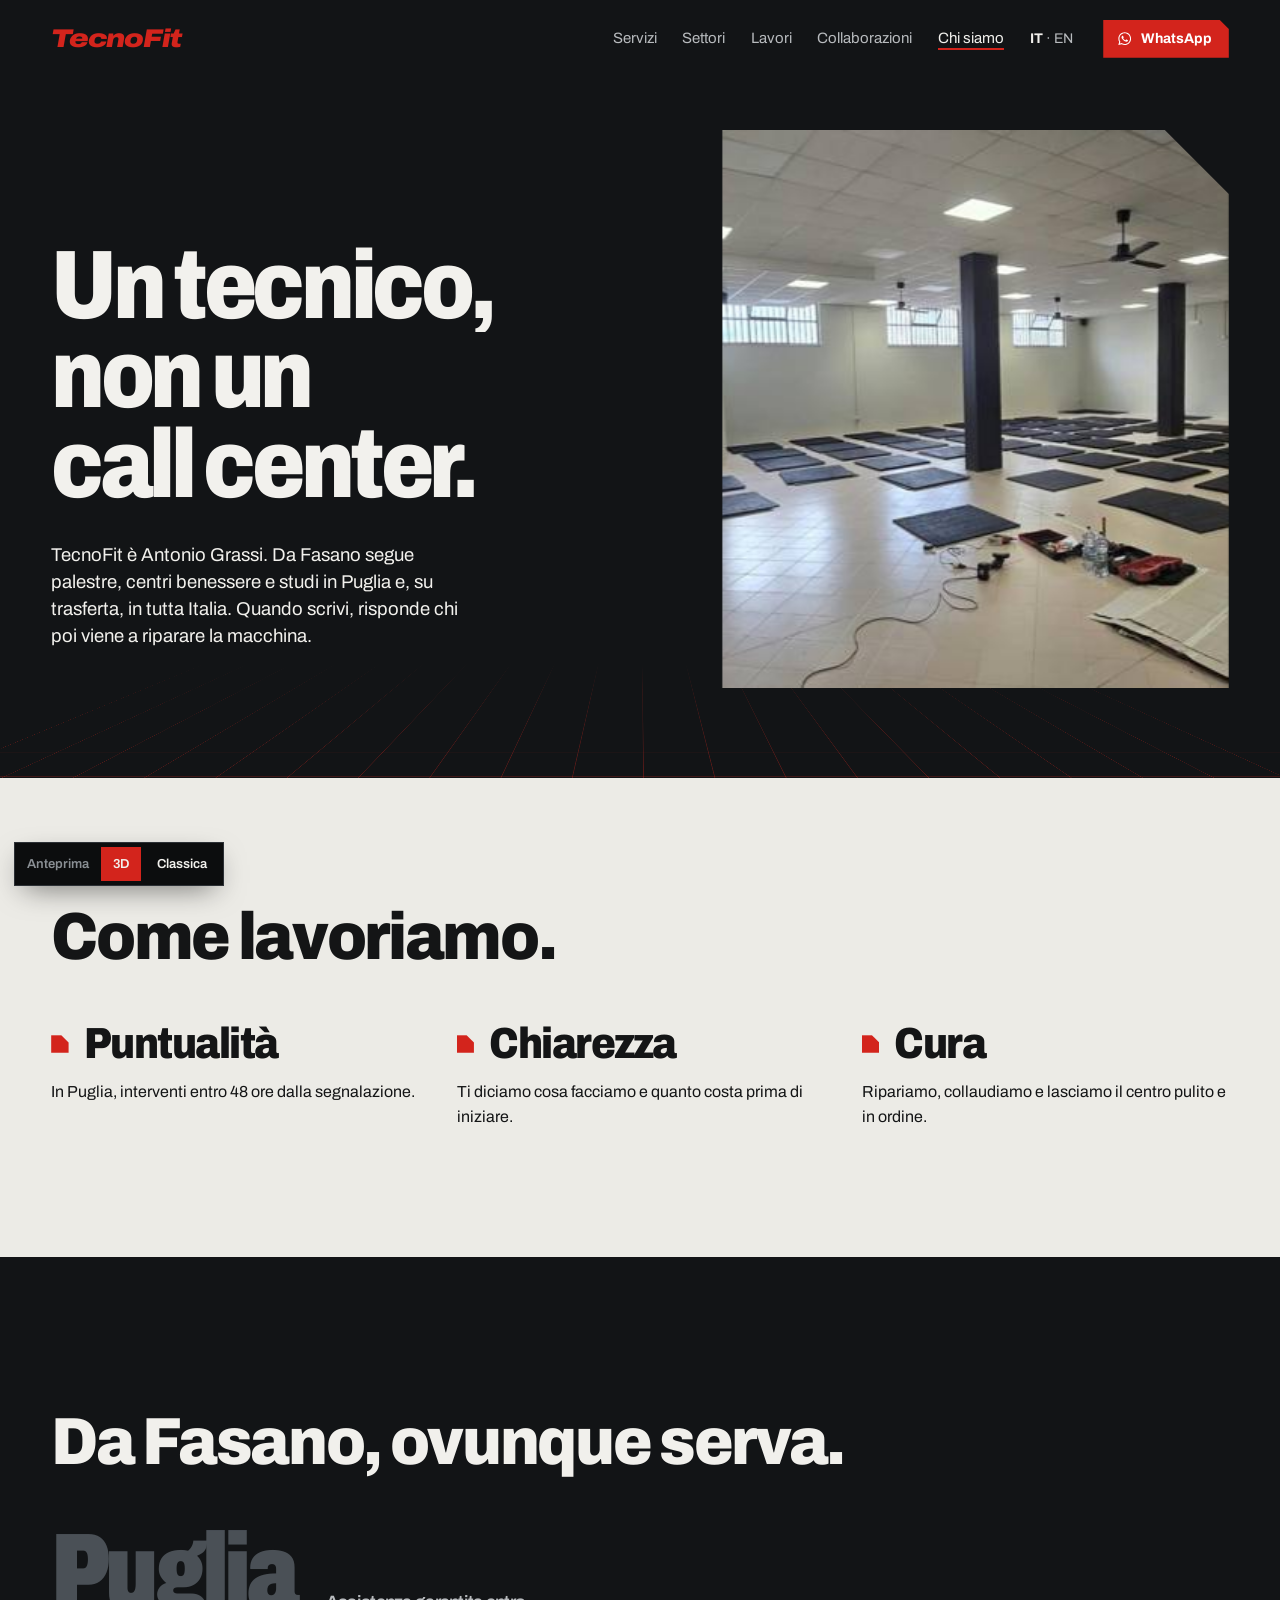
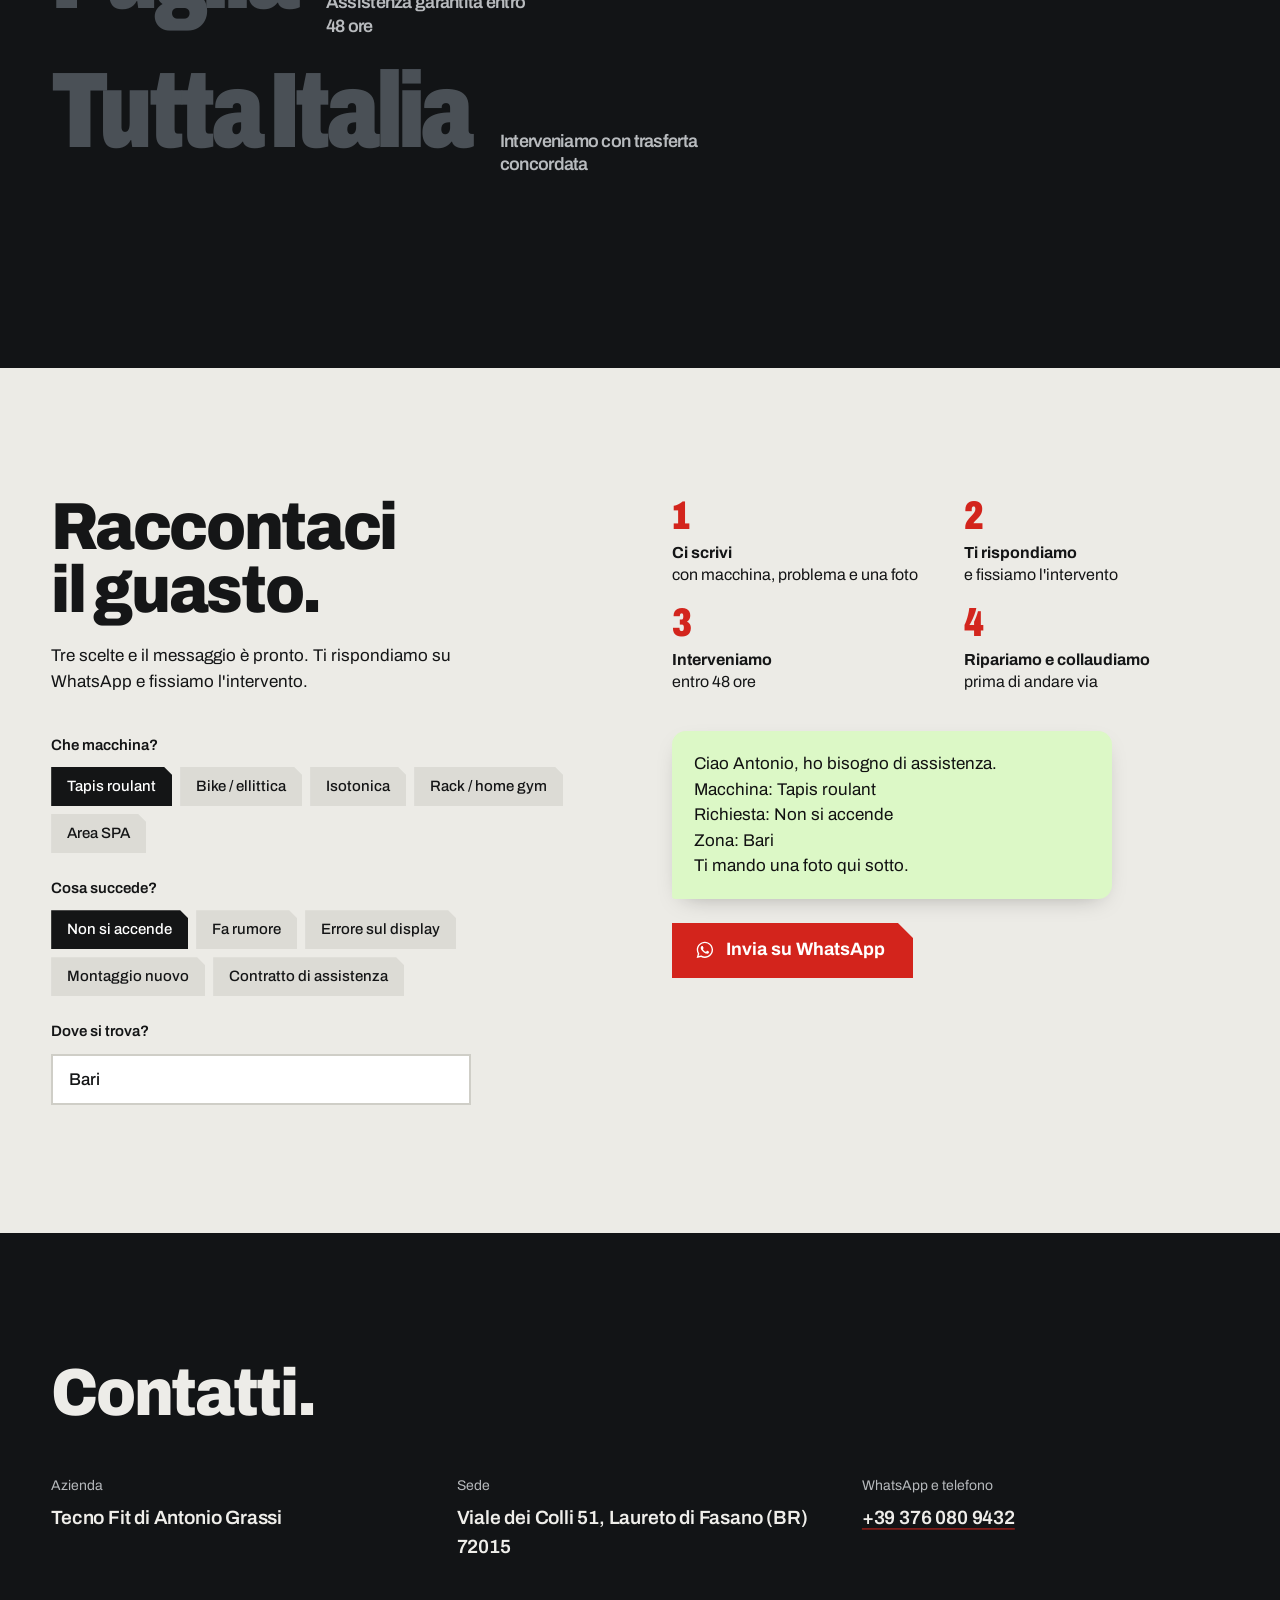
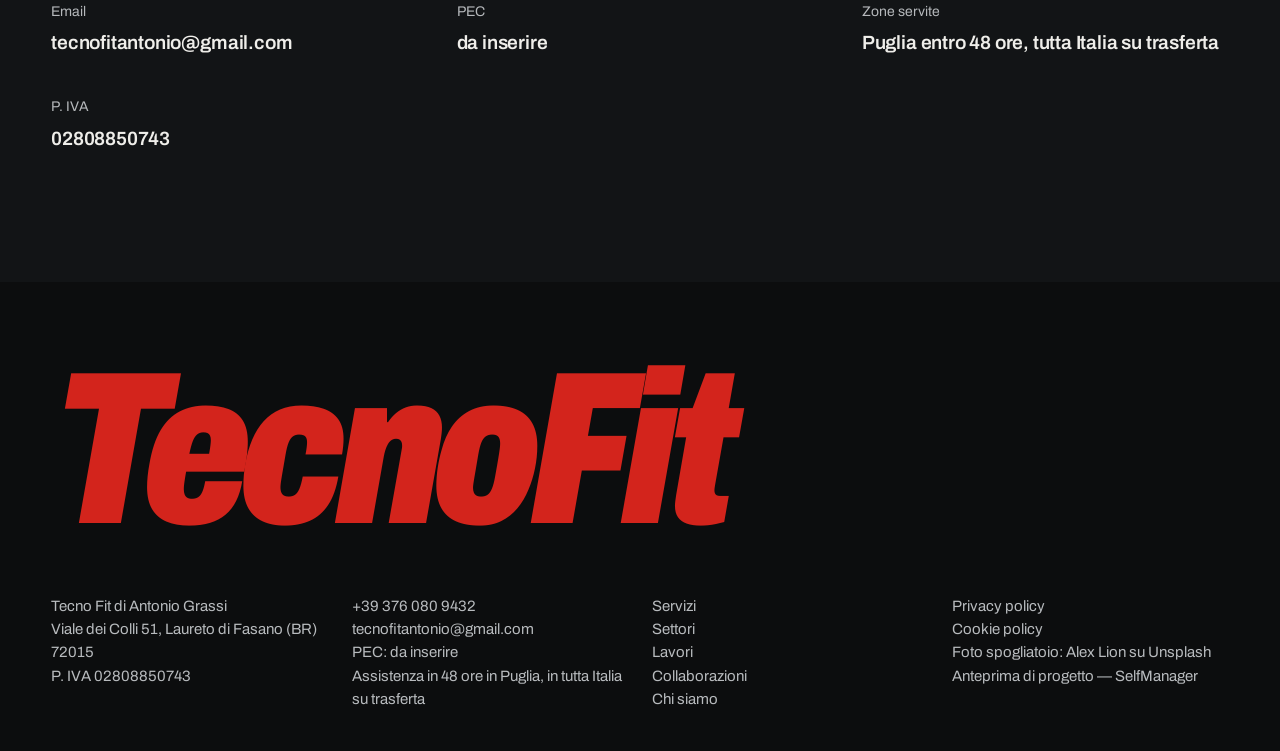
<file: tecnofit/chi-siamo.html>
<!doctype html>
<html lang="it">
<head>
<meta charset="utf-8">
<meta name="viewport" content="width=device-width,initial-scale=1,viewport-fit=cover">
<title>Chi siamo e contatti — TecnoFit</title>
<meta name="description" content="Assistenza tecnica e allestimento per palestre, centri benessere e studi. In Puglia interventi entro 48 ore, in tutta Italia su trasferta.">
<meta name="robots" content="noindex, nofollow">
<link rel="preconnect" href="https://fonts.googleapis.com">
<link rel="preconnect" href="https://fonts.gstatic.com" crossorigin>
<link href="https://fonts.googleapis.com/css2?family=Archivo:ital,wdth,wght@0,62..125,400..900;1,62..125,700..900&display=swap" rel="stylesheet">
<link rel="stylesheet" href="css/main.css">
</head>
<body class="">
<svg width="0" height="0" style="position:absolute" aria-hidden="true">
<symbol id="wa" viewBox="0 0 24 24"><path fill="currentColor" d="M12.04 2C6.58 2 2.13 6.45 2.13 11.91c0 1.75.46 3.45 1.32 4.95L2.05 22l5.25-1.38c1.45.79 3.08 1.21 4.74 1.21 5.46 0 9.91-4.45 9.91-9.91C21.95 6.45 17.5 2 12.04 2zm0 18.15c-1.48 0-2.93-.4-4.2-1.15l-.3-.18-3.12.82.83-3.04-.2-.31a8.2 8.2 0 0 1-1.26-4.38c0-4.54 3.7-8.24 8.25-8.24 4.54 0 8.24 3.7 8.24 8.24 0 4.55-3.7 8.24-8.24 8.24zm4.52-6.16c-.25-.12-1.47-.72-1.69-.81-.23-.08-.39-.12-.56.12-.17.25-.64.81-.78.97-.14.17-.29.19-.54.06-.25-.12-1.05-.39-1.99-1.23-.74-.66-1.23-1.47-1.38-1.72-.14-.25-.02-.38.11-.51.11-.11.25-.29.37-.43.12-.14.17-.25.25-.41.08-.17.04-.31-.02-.43-.06-.12-.56-1.34-.76-1.84-.2-.48-.41-.42-.56-.43h-.48c-.17 0-.43.06-.66.31-.22.25-.86.85-.86 2.07 0 1.22.89 2.4 1.01 2.56.12.17 1.75 2.67 4.23 3.74.59.26 1.05.41 1.41.52.59.19 1.13.16 1.56.1.48-.07 1.47-.6 1.67-1.18.21-.58.21-1.07.14-1.18-.06-.11-.22-.17-.47-.29z"/></symbol>
<symbol id="ar" viewBox="0 0 24 24"><path fill="none" stroke="currentColor" stroke-width="2" stroke-linecap="square" d="M5 12h13M13 6l6 6-6 6"/></symbol>
<symbol id="x" viewBox="0 0 24 24"><path fill="none" stroke="currentColor" stroke-width="2" d="M6 6l12 12M18 6L6 18"/></symbol>
</svg>
<header class="nav">
  <a class="wm" href="./" aria-label="TecnoFit, home">TecnoFit</a>
  <nav id="menu" aria-label="Principale"><a href="servizi.html">Servizi</a><a href="settori.html">Settori</a><a href="lavori.html">Lavori</a><a href="collaborazioni.html">Collaborazioni</a><a href="chi-siamo.html" aria-current="page">Chi siamo</a><span class="lang"><b>IT</b> · <span>EN</span></span><a class="btn cut menu-cta" href="https://wa.me/393760809432?text=Ciao%20Antonio%2C%20vorrei%20informazioni%20su%20un%20intervento." target="_blank" rel="noopener"><svg><use href="#wa"/></svg><span>Scrivi su WhatsApp</span></a></nav>
  <a class="btn cut sm" href="https://wa.me/393760809432?text=Ciao%20Antonio%2C%20vorrei%20informazioni%20su%20un%20intervento." target="_blank" rel="noopener"><svg><use href="#wa"/></svg><span>WhatsApp</span></a>
  <button class="burger" aria-expanded="false" aria-controls="menu" aria-label="Apri il menu"><span></span><span></span></button>
</header>
<main>
<section class="ph has-media"><div class="ph-txt"><h1><span class="ln"><span>Un tecnico,</span></span><span class="ln"><span>non un</span></span><span class="ln"><span>call center.</span></span></h1><p class="lead">TecnoFit è Antonio Grassi. Da Fasano segue palestre, centri benessere e studi in Puglia e, su trasferta, in tutta Italia. Quando scrivi, risponde chi poi viene a riparare la macchina.</p></div><figure class="ph-media cut"><img src="assets/img/2.jpg" srcset="assets/img/m/2.jpg 800w, assets/img/2.jpg 1400w" sizes="(max-width: 900px) 100vw, 50vw" alt="Posa di un pavimento in gomma"></figure></section><section class="vals"><h2>Come lavoriamo.</h2><ul><li><h3>Puntualità</h3><p>In Puglia, interventi entro 48 ore dalla segnalazione.</p></li><li><h3>Chiarezza</h3><p>Ti diciamo cosa facciamo e quanto costa prima di iniziare.</p></li><li><h3>Cura</h3><p>Ripariamo, collaudiamo e lasciamo il centro pulito e in ordine.</p></li></ul></section>
<section class="zone"><h2>Da Fasano, ovunque serva.</h2><ul class="regs"><li><b>Puglia</b><span>Assistenza garantita entro 48 ore</span></li><li><b>Tutta Italia</b><span>Interveniamo con trasferta concordata</span></li></ul></section><section class="req" id="contatti" aria-labelledby="h-req">
  <div class="req-l">
    <h2 id="h-req">Raccontaci il guasto.</h2>
    <p>Tre scelte e il messaggio è pronto. Ti rispondiamo su WhatsApp e fissiamo l'intervento.</p>
    <fieldset><legend>Che macchina?</legend><div class="opts" data-k="m"><button type="button" aria-pressed="true">Tapis roulant</button><button type="button" aria-pressed="false">Bike / ellittica</button><button type="button" aria-pressed="false">Isotonica</button><button type="button" aria-pressed="false">Rack / home gym</button><button type="button" aria-pressed="false">Area SPA</button></div></fieldset>
    <fieldset><legend>Cosa succede?</legend><div class="opts" data-k="p"><button type="button" aria-pressed="true">Non si accende</button><button type="button" aria-pressed="false">Fa rumore</button><button type="button" aria-pressed="false">Errore sul display</button><button type="button" aria-pressed="false">Montaggio nuovo</button><button type="button" aria-pressed="false">Contratto di assistenza</button></div></fieldset>
    <label class="city" for="city">Dove si trova?</label>
    <input id="city" type="text" value="Bari" autocomplete="address-level2">
  </div>
  <div class="req-r">
    <ol class="steps"><li><b>Ci scrivi</b> con macchina, problema e una foto</li><li><b>Ti rispondiamo</b> e fissiamo l'intervento</li><li><b>Interveniamo</b> entro 48 ore</li><li><b>Ripariamo e collaudiamo</b> prima di andare via</li></ol>
    <div class="bubble" id="msg" aria-live="polite"></div>
    <a class="btn cut lg" id="send" href="#" target="_blank" rel="noopener"><svg><use href="#wa"/></svg><span>Invia su WhatsApp</span></a>
  </div>
</section><section class="contacts"><h2>Contatti.</h2><dl><div><dt>Azienda</dt><dd>Tecno Fit di Antonio Grassi</dd></div><div><dt>Sede</dt><dd>Viale dei Colli 51, Laureto di Fasano (BR) 72015</dd></div><div><dt>WhatsApp e telefono</dt><dd><a href="https://wa.me/393760809432?text=Ciao%20Antonio%2C%20vorrei%20informazioni%20su%20un%20intervento." target="_blank" rel="noopener">+39 376 080 9432</a></dd></div><div><dt>Email</dt><dd>tecnofitantonio@gmail.com</dd></div><div><dt>PEC</dt><dd>da inserire</dd></div><div><dt>Zone servite</dt><dd>Puglia entro 48 ore, tutta Italia su trasferta</dd></div><div><dt>P. IVA</dt><dd>02808850743</dd></div></dl></section>
</main>
<footer class="foot">
  <a class="wm big" href="./">TecnoFit</a>
  <div class="foot-g">
    <p>Tecno Fit di Antonio Grassi<br>Viale dei Colli 51, Laureto di Fasano (BR) 72015<br>P. IVA 02808850743</p>
    <p><a href="https://wa.me/393760809432?text=Ciao%20Antonio%2C%20vorrei%20informazioni%20su%20un%20intervento." target="_blank" rel="noopener">+39 376 080 9432</a><br>tecnofitantonio@gmail.com<br>PEC: da inserire<br>Assistenza in 48 ore in Puglia, in tutta Italia su trasferta</p>
    <p><a href="servizi.html">Servizi</a><br><a href="settori.html">Settori</a><br><a href="lavori.html">Lavori</a><br><a href="collaborazioni.html">Collaborazioni</a><br><a href="chi-siamo.html">Chi siamo</a></p>
    <p>Privacy policy<br>Cookie policy<br>Foto spogliatoio: Alex Lion su Unsplash<br>Anteprima di progetto — <a href="https://selfmanagers.it" target="_blank" rel="noopener">SelfManager</a></p>
  </div>
</footer>
<a class="fab" href="https://wa.me/393760809432?text=Ciao%20Antonio%2C%20vorrei%20informazioni%20su%20un%20intervento." target="_blank" rel="noopener" aria-label="Scrivi su WhatsApp"><svg><use href="#wa"/></svg></a>
<dialog class="lb" id="lb" aria-label="Foto ingrandita"><button class="lb-x" aria-label="Chiudi"><svg><use href="#x"/></svg></button><img alt=""><p></p></dialog>
<div class="vsw" role="navigation" aria-label="Scegli la versione"><span>Anteprima</span><a href="chi-siamo.html" aria-current="page">3D</a><a href="classica/chi-siamo.html">Classica</a></div>
<style>.vsw{position:fixed;left:max(14px,env(safe-area-inset-left));bottom:calc(14px + env(safe-area-inset-bottom));z-index:60;display:flex;align-items:center;gap:4px;background:#0c0d0e;border:1px solid #2c3035;padding:4px;font:600 13px/1 Archivo,system-ui,sans-serif;box-shadow:0 10px 30px -10px rgba(0,0,0,.6)}.vsw span{color:#8a8f94;padding:0 8px}.vsw a{color:#f2f1ed;text-decoration:none;padding:9px 12px;min-height:34px;display:inline-flex;align-items:center}.vsw a[aria-current]{background:#d3241c}@media (max-width:900px){.vsw{top:calc(70px + env(safe-area-inset-top));bottom:auto;left:auto;right:12px}}</style>
<script src="js/vendor/gsap.min.js"></script>
<script src="js/vendor/ScrollTrigger.min.js"></script>
<script src="js/main.js"></script>
</body>
</html>
</file>
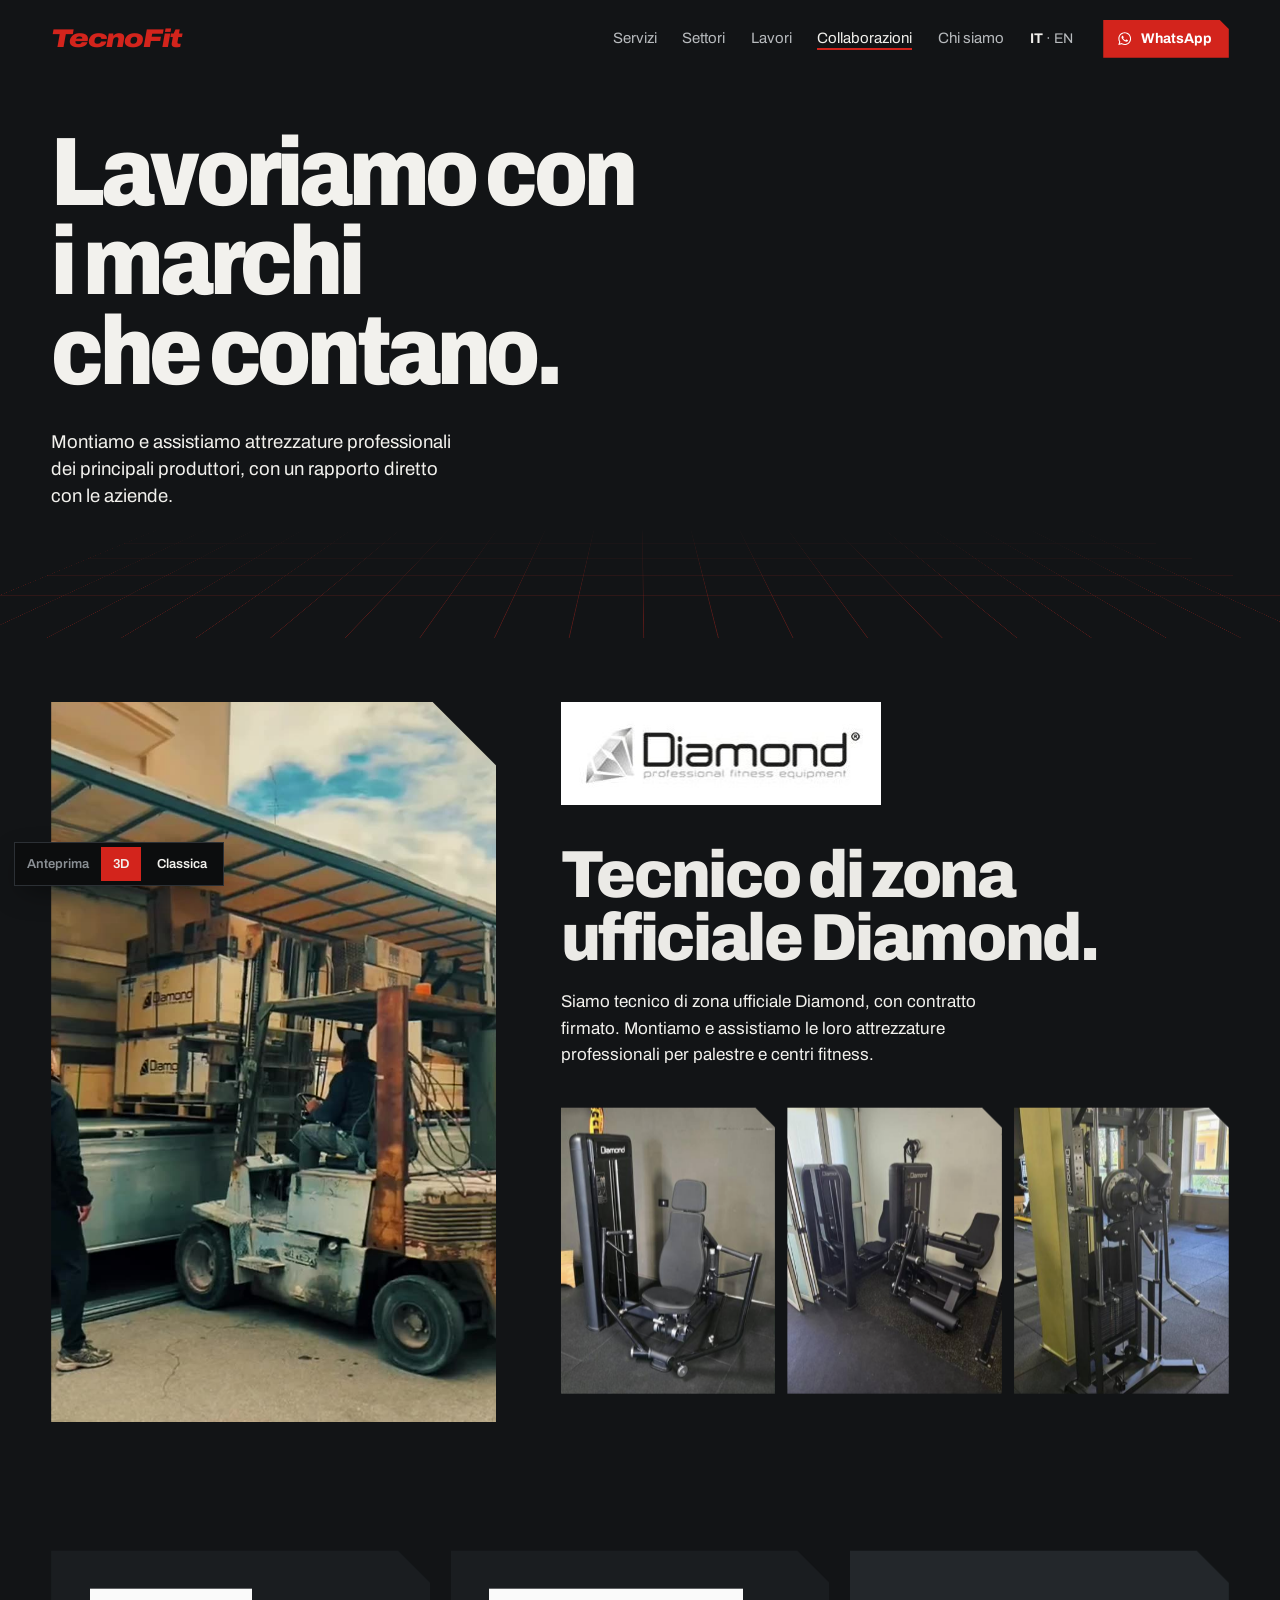
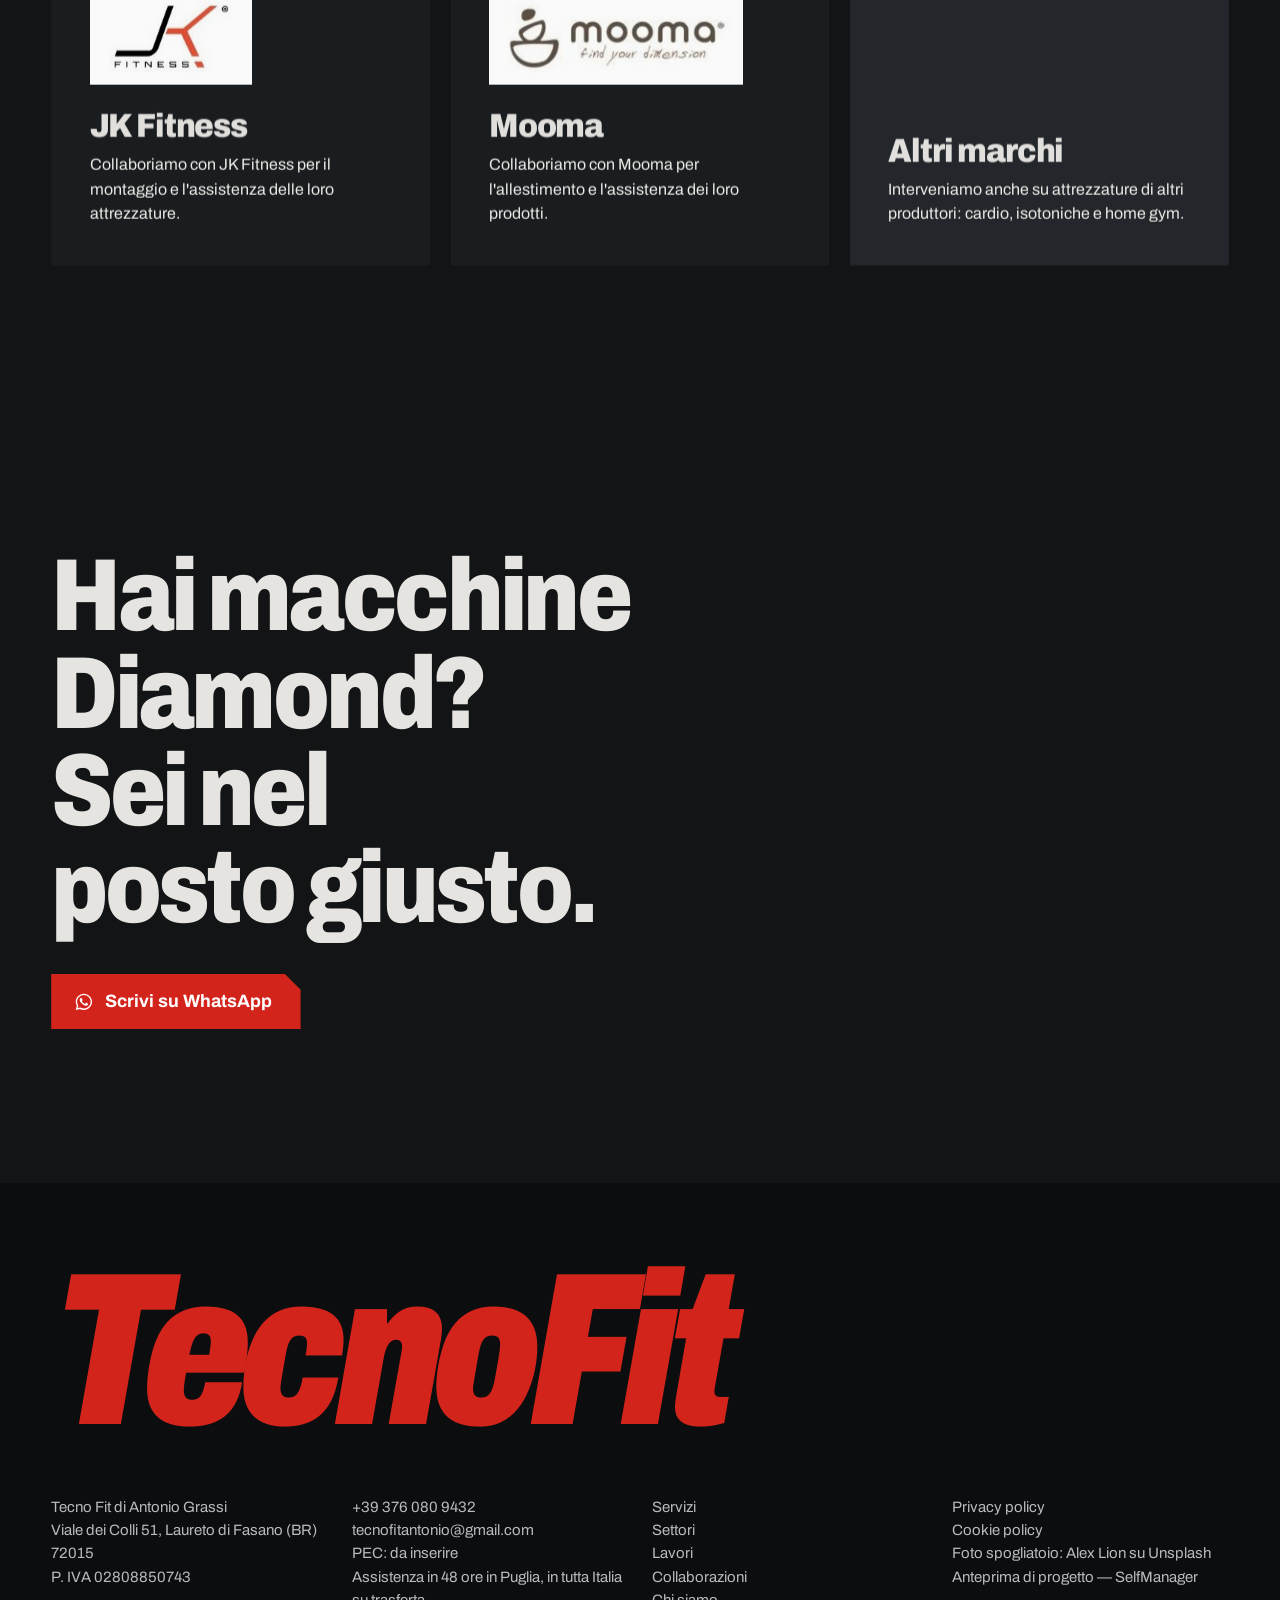
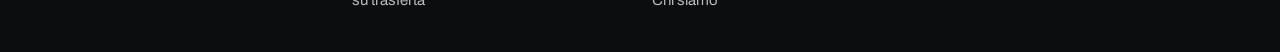
<file: tecnofit/collaborazioni.html>
<!doctype html>
<html lang="it">
<head>
<meta charset="utf-8">
<meta name="viewport" content="width=device-width,initial-scale=1,viewport-fit=cover">
<title>Collaborazioni — TecnoFit</title>
<meta name="description" content="Assistenza tecnica e allestimento per palestre, centri benessere e studi. In Puglia interventi entro 48 ore, in tutta Italia su trasferta.">
<meta name="robots" content="noindex, nofollow">
<link rel="preconnect" href="https://fonts.googleapis.com">
<link rel="preconnect" href="https://fonts.gstatic.com" crossorigin>
<link href="https://fonts.googleapis.com/css2?family=Archivo:ital,wdth,wght@0,62..125,400..900;1,62..125,700..900&display=swap" rel="stylesheet">
<link rel="stylesheet" href="css/main.css">
</head>
<body class="">
<svg width="0" height="0" style="position:absolute" aria-hidden="true">
<symbol id="wa" viewBox="0 0 24 24"><path fill="currentColor" d="M12.04 2C6.58 2 2.13 6.45 2.13 11.91c0 1.75.46 3.45 1.32 4.95L2.05 22l5.25-1.38c1.45.79 3.08 1.21 4.74 1.21 5.46 0 9.91-4.45 9.91-9.91C21.95 6.45 17.5 2 12.04 2zm0 18.15c-1.48 0-2.93-.4-4.2-1.15l-.3-.18-3.12.82.83-3.04-.2-.31a8.2 8.2 0 0 1-1.26-4.38c0-4.54 3.7-8.24 8.25-8.24 4.54 0 8.24 3.7 8.24 8.24 0 4.55-3.7 8.24-8.24 8.24zm4.52-6.16c-.25-.12-1.47-.72-1.69-.81-.23-.08-.39-.12-.56.12-.17.25-.64.81-.78.97-.14.17-.29.19-.54.06-.25-.12-1.05-.39-1.99-1.23-.74-.66-1.23-1.47-1.38-1.72-.14-.25-.02-.38.11-.51.11-.11.25-.29.37-.43.12-.14.17-.25.25-.41.08-.17.04-.31-.02-.43-.06-.12-.56-1.34-.76-1.84-.2-.48-.41-.42-.56-.43h-.48c-.17 0-.43.06-.66.31-.22.25-.86.85-.86 2.07 0 1.22.89 2.4 1.01 2.56.12.17 1.75 2.67 4.23 3.74.59.26 1.05.41 1.41.52.59.19 1.13.16 1.56.1.48-.07 1.47-.6 1.67-1.18.21-.58.21-1.07.14-1.18-.06-.11-.22-.17-.47-.29z"/></symbol>
<symbol id="ar" viewBox="0 0 24 24"><path fill="none" stroke="currentColor" stroke-width="2" stroke-linecap="square" d="M5 12h13M13 6l6 6-6 6"/></symbol>
<symbol id="x" viewBox="0 0 24 24"><path fill="none" stroke="currentColor" stroke-width="2" d="M6 6l12 12M18 6L6 18"/></symbol>
</svg>
<header class="nav">
  <a class="wm" href="./" aria-label="TecnoFit, home">TecnoFit</a>
  <nav id="menu" aria-label="Principale"><a href="servizi.html">Servizi</a><a href="settori.html">Settori</a><a href="lavori.html">Lavori</a><a href="collaborazioni.html" aria-current="page">Collaborazioni</a><a href="chi-siamo.html">Chi siamo</a><span class="lang"><b>IT</b> · <span>EN</span></span><a class="btn cut menu-cta" href="https://wa.me/393760809432?text=Ciao%20Antonio%2C%20vorrei%20informazioni%20su%20un%20intervento." target="_blank" rel="noopener"><svg><use href="#wa"/></svg><span>Scrivi su WhatsApp</span></a></nav>
  <a class="btn cut sm" href="https://wa.me/393760809432?text=Ciao%20Antonio%2C%20vorrei%20informazioni%20su%20un%20intervento." target="_blank" rel="noopener"><svg><use href="#wa"/></svg><span>WhatsApp</span></a>
  <button class="burger" aria-expanded="false" aria-controls="menu" aria-label="Apri il menu"><span></span><span></span></button>
</header>
<main>
<section class="ph"><div class="ph-txt"><h1><span class="ln"><span>Lavoriamo con</span></span><span class="ln"><span>i marchi</span></span><span class="ln"><span>che contano.</span></span></h1><p class="lead">Montiamo e assistiamo attrezzature professionali dei principali produttori, con un rapporto diretto con le aziende.</p></div></section><section class="dia"><figure class="cut"><video src="assets/video/hero.mp4" poster="assets/video/hero.jpg" autoplay muted loop playsinline aria-label="Consegna di macchine Diamond"></video></figure>
<div><img class="dlogo" src="assets/img/logo-diamond.jpg" alt="Diamond Professional Fitness Equipment" width="285" height="75"><h2>Tecnico di zona ufficiale Diamond.</h2><p>Siamo tecnico di zona ufficiale Diamond, con contratto firmato. Montiamo e assistiamo le loro attrezzature professionali per palestre e centri fitness.</p>
<div class="dia-ph"><img src="assets/img/15.jpg" srcset="assets/img/m/15.jpg 800w, assets/img/15.jpg 1400w" sizes="(max-width: 900px) 100vw, 50vw" alt="Chest press Diamond" loading="lazy"><img src="assets/img/5.jpg" srcset="assets/img/m/5.jpg 800w, assets/img/5.jpg 1400w" sizes="(max-width: 900px) 100vw, 50vw" alt="Leg extension Diamond" loading="lazy"><img src="assets/img/14.jpg" srcset="assets/img/m/14.jpg 800w, assets/img/14.jpg 1400w" sizes="(max-width: 900px) 100vw, 50vw" alt="Macchina Diamond" loading="lazy"></div></div></section>
<section class="brands"><article><img src="assets/img/logo-jk.jpg" alt="JK Fitness" loading="lazy"><h2>JK Fitness</h2><p>Collaboriamo con JK Fitness per il montaggio e l'assistenza delle loro attrezzature.</p></article>
<article><img src="assets/img/logo-mooma.jpg" alt="Mooma" loading="lazy"><h2>Mooma</h2><p>Collaboriamo con Mooma per l'allestimento e l'assistenza dei loro prodotti.</p></article>
<article class="other"><h2>Altri marchi</h2><p>Interveniamo anche su attrezzature di altri produttori: cardio, isotoniche e home gym.</p></article></section><section class="close"><h2>Hai macchine Diamond? Sei nel posto giusto.</h2><a class="btn cut lg" href="chi-siamo.html#contatti"><svg><use href="#wa"/></svg><span>Scrivi su WhatsApp</span></a></section>
</main>
<footer class="foot">
  <a class="wm big" href="./">TecnoFit</a>
  <div class="foot-g">
    <p>Tecno Fit di Antonio Grassi<br>Viale dei Colli 51, Laureto di Fasano (BR) 72015<br>P. IVA 02808850743</p>
    <p><a href="https://wa.me/393760809432?text=Ciao%20Antonio%2C%20vorrei%20informazioni%20su%20un%20intervento." target="_blank" rel="noopener">+39 376 080 9432</a><br>tecnofitantonio@gmail.com<br>PEC: da inserire<br>Assistenza in 48 ore in Puglia, in tutta Italia su trasferta</p>
    <p><a href="servizi.html">Servizi</a><br><a href="settori.html">Settori</a><br><a href="lavori.html">Lavori</a><br><a href="collaborazioni.html">Collaborazioni</a><br><a href="chi-siamo.html">Chi siamo</a></p>
    <p>Privacy policy<br>Cookie policy<br>Foto spogliatoio: Alex Lion su Unsplash<br>Anteprima di progetto — <a href="https://selfmanagers.it" target="_blank" rel="noopener">SelfManager</a></p>
  </div>
</footer>
<a class="fab" href="https://wa.me/393760809432?text=Ciao%20Antonio%2C%20vorrei%20informazioni%20su%20un%20intervento." target="_blank" rel="noopener" aria-label="Scrivi su WhatsApp"><svg><use href="#wa"/></svg></a>
<dialog class="lb" id="lb" aria-label="Foto ingrandita"><button class="lb-x" aria-label="Chiudi"><svg><use href="#x"/></svg></button><img alt=""><p></p></dialog>
<div class="vsw" role="navigation" aria-label="Scegli la versione"><span>Anteprima</span><a href="collaborazioni.html" aria-current="page">3D</a><a href="classica/collaborazioni.html">Classica</a></div>
<style>.vsw{position:fixed;left:max(14px,env(safe-area-inset-left));bottom:calc(14px + env(safe-area-inset-bottom));z-index:60;display:flex;align-items:center;gap:4px;background:#0c0d0e;border:1px solid #2c3035;padding:4px;font:600 13px/1 Archivo,system-ui,sans-serif;box-shadow:0 10px 30px -10px rgba(0,0,0,.6)}.vsw span{color:#8a8f94;padding:0 8px}.vsw a{color:#f2f1ed;text-decoration:none;padding:9px 12px;min-height:34px;display:inline-flex;align-items:center}.vsw a[aria-current]{background:#d3241c}@media (max-width:900px){.vsw{top:calc(70px + env(safe-area-inset-top));bottom:auto;left:auto;right:12px}}</style>
<script src="js/vendor/gsap.min.js"></script>
<script src="js/vendor/ScrollTrigger.min.js"></script>
<script src="js/main.js"></script>
</body>
</html>
</file>
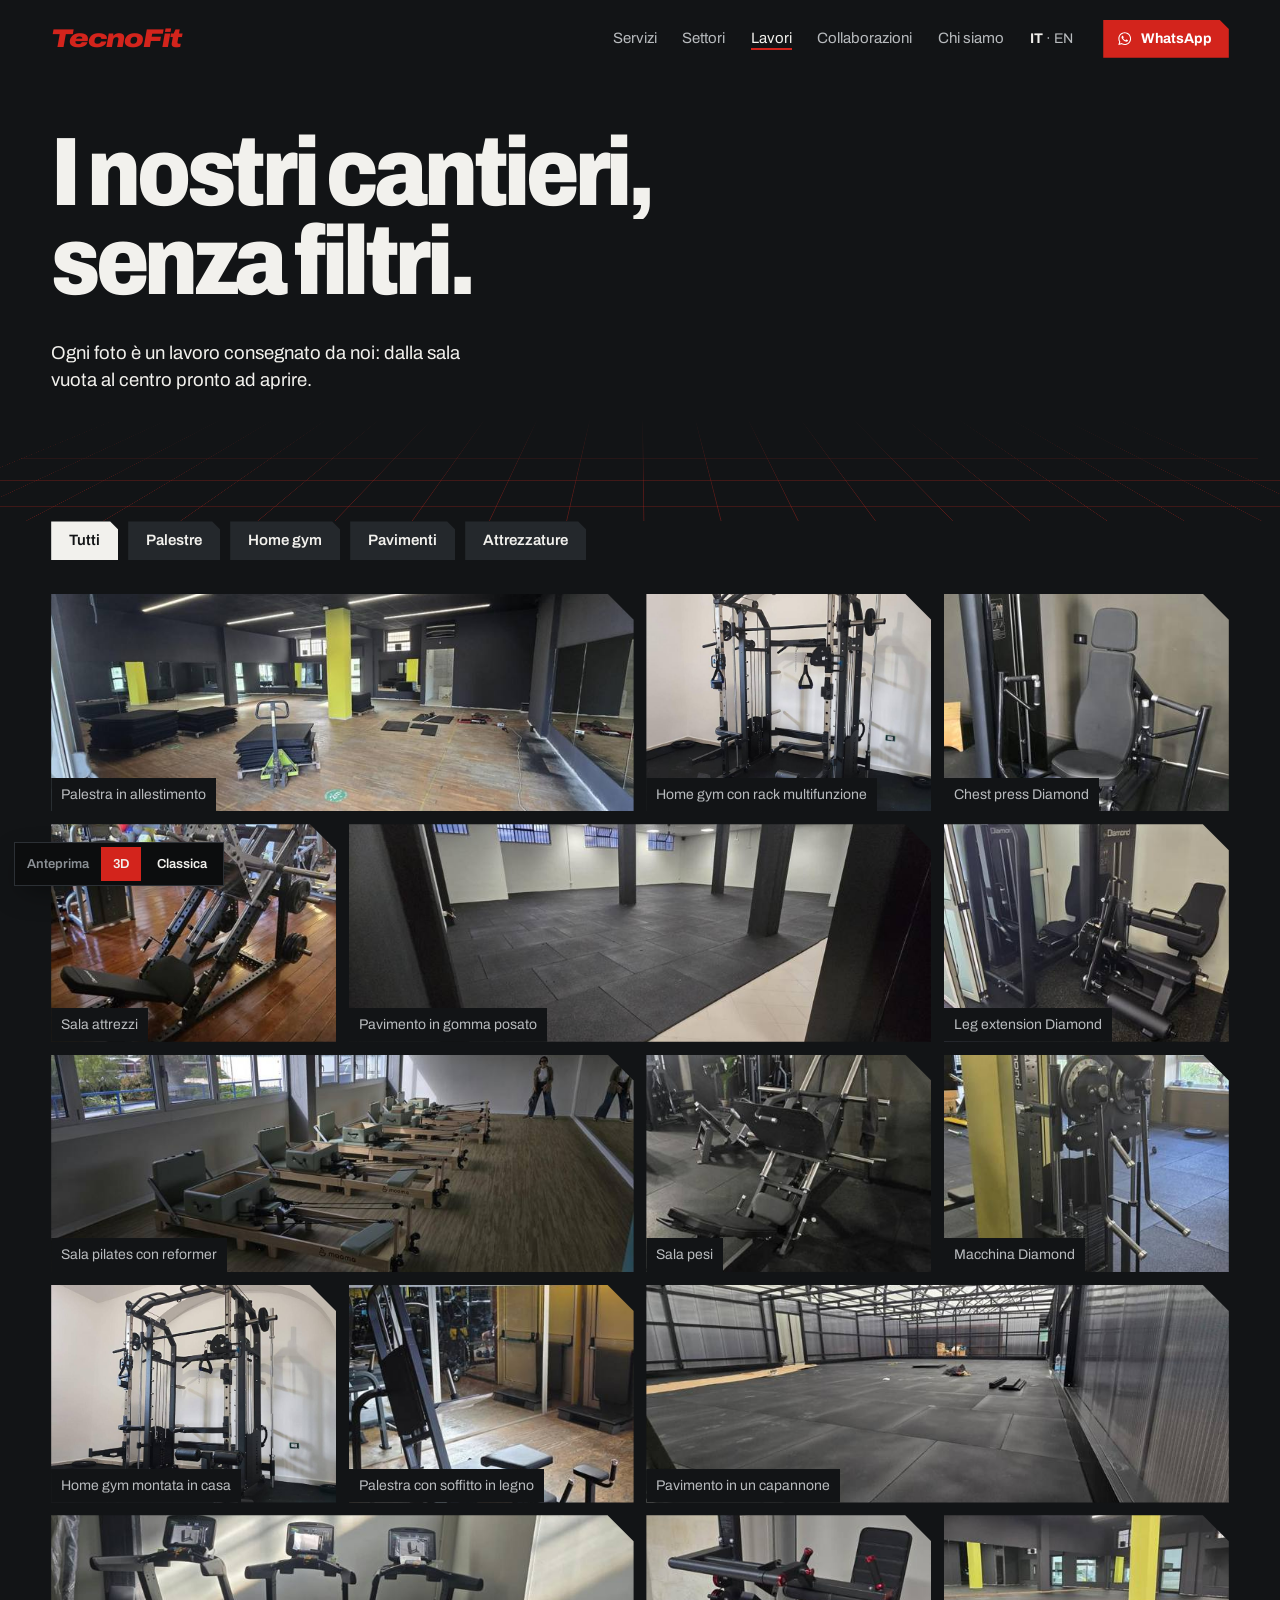
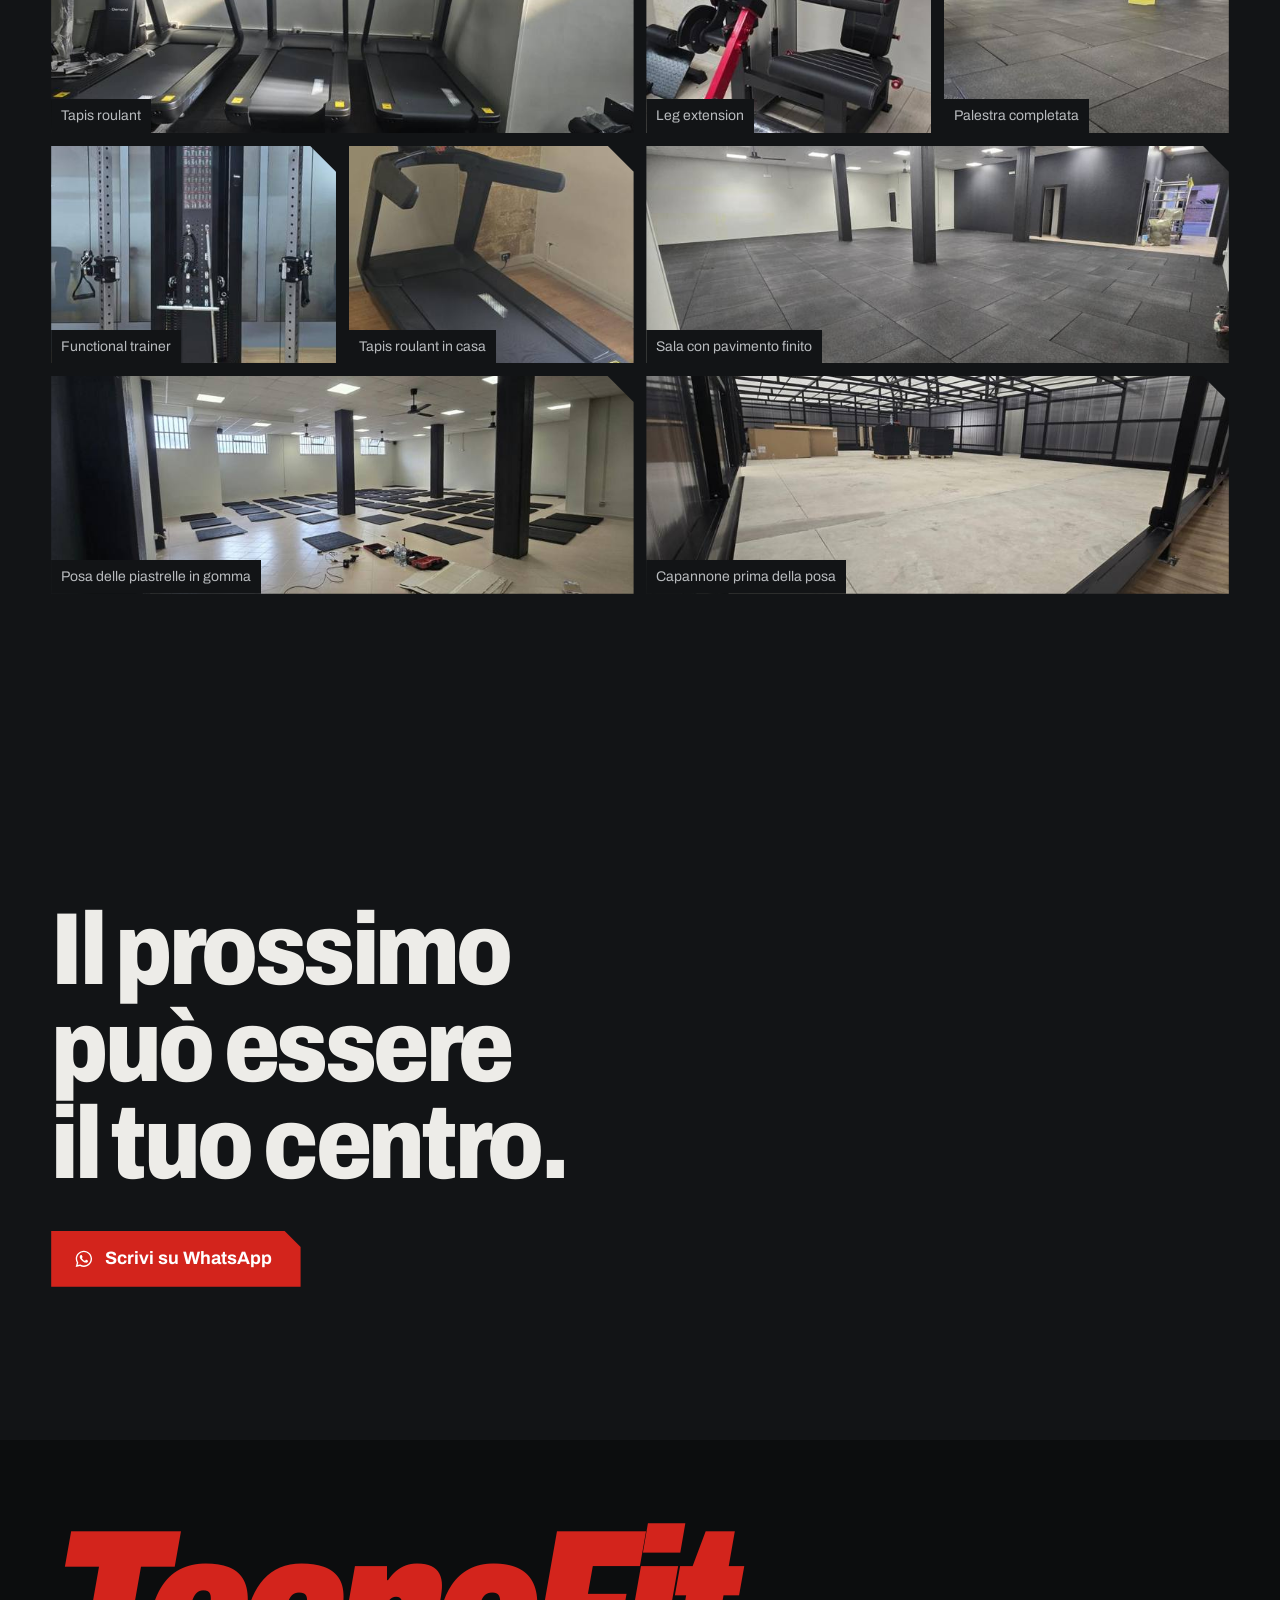
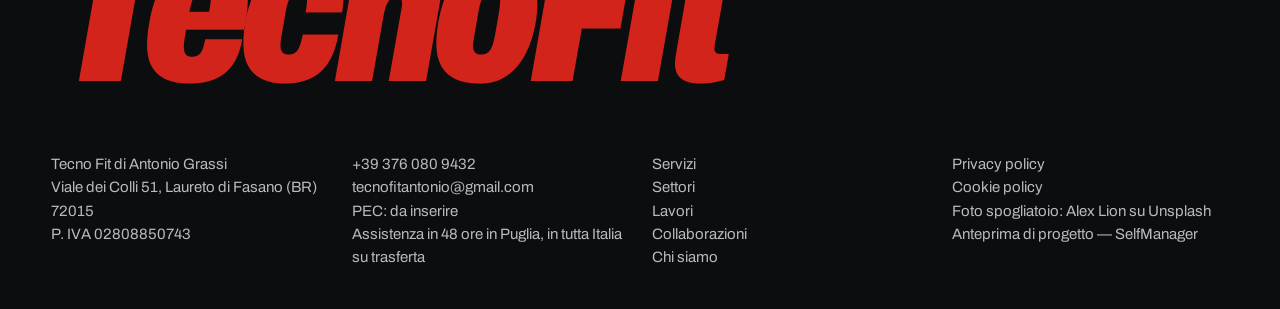
<file: tecnofit/lavori.html>
<!doctype html>
<html lang="it">
<head>
<meta charset="utf-8">
<meta name="viewport" content="width=device-width,initial-scale=1,viewport-fit=cover">
<title>Galleria lavori — TecnoFit</title>
<meta name="description" content="Assistenza tecnica e allestimento per palestre, centri benessere e studi. In Puglia interventi entro 48 ore, in tutta Italia su trasferta.">
<meta name="robots" content="noindex, nofollow">
<link rel="preconnect" href="https://fonts.googleapis.com">
<link rel="preconnect" href="https://fonts.gstatic.com" crossorigin>
<link href="https://fonts.googleapis.com/css2?family=Archivo:ital,wdth,wght@0,62..125,400..900;1,62..125,700..900&display=swap" rel="stylesheet">
<link rel="stylesheet" href="css/main.css">
</head>
<body class="">
<svg width="0" height="0" style="position:absolute" aria-hidden="true">
<symbol id="wa" viewBox="0 0 24 24"><path fill="currentColor" d="M12.04 2C6.58 2 2.13 6.45 2.13 11.91c0 1.75.46 3.45 1.32 4.95L2.05 22l5.25-1.38c1.45.79 3.08 1.21 4.74 1.21 5.46 0 9.91-4.45 9.91-9.91C21.95 6.45 17.5 2 12.04 2zm0 18.15c-1.48 0-2.93-.4-4.2-1.15l-.3-.18-3.12.82.83-3.04-.2-.31a8.2 8.2 0 0 1-1.26-4.38c0-4.54 3.7-8.24 8.25-8.24 4.54 0 8.24 3.7 8.24 8.24 0 4.55-3.7 8.24-8.24 8.24zm4.52-6.16c-.25-.12-1.47-.72-1.69-.81-.23-.08-.39-.12-.56.12-.17.25-.64.81-.78.97-.14.17-.29.19-.54.06-.25-.12-1.05-.39-1.99-1.23-.74-.66-1.23-1.47-1.38-1.72-.14-.25-.02-.38.11-.51.11-.11.25-.29.37-.43.12-.14.17-.25.25-.41.08-.17.04-.31-.02-.43-.06-.12-.56-1.34-.76-1.84-.2-.48-.41-.42-.56-.43h-.48c-.17 0-.43.06-.66.31-.22.25-.86.85-.86 2.07 0 1.22.89 2.4 1.01 2.56.12.17 1.75 2.67 4.23 3.74.59.26 1.05.41 1.41.52.59.19 1.13.16 1.56.1.48-.07 1.47-.6 1.67-1.18.21-.58.21-1.07.14-1.18-.06-.11-.22-.17-.47-.29z"/></symbol>
<symbol id="ar" viewBox="0 0 24 24"><path fill="none" stroke="currentColor" stroke-width="2" stroke-linecap="square" d="M5 12h13M13 6l6 6-6 6"/></symbol>
<symbol id="x" viewBox="0 0 24 24"><path fill="none" stroke="currentColor" stroke-width="2" d="M6 6l12 12M18 6L6 18"/></symbol>
</svg>
<header class="nav">
  <a class="wm" href="./" aria-label="TecnoFit, home">TecnoFit</a>
  <nav id="menu" aria-label="Principale"><a href="servizi.html">Servizi</a><a href="settori.html">Settori</a><a href="lavori.html" aria-current="page">Lavori</a><a href="collaborazioni.html">Collaborazioni</a><a href="chi-siamo.html">Chi siamo</a><span class="lang"><b>IT</b> · <span>EN</span></span><a class="btn cut menu-cta" href="https://wa.me/393760809432?text=Ciao%20Antonio%2C%20vorrei%20informazioni%20su%20un%20intervento." target="_blank" rel="noopener"><svg><use href="#wa"/></svg><span>Scrivi su WhatsApp</span></a></nav>
  <a class="btn cut sm" href="https://wa.me/393760809432?text=Ciao%20Antonio%2C%20vorrei%20informazioni%20su%20un%20intervento." target="_blank" rel="noopener"><svg><use href="#wa"/></svg><span>WhatsApp</span></a>
  <button class="burger" aria-expanded="false" aria-controls="menu" aria-label="Apri il menu"><span></span><span></span></button>
</header>
<main>
<section class="ph"><div class="ph-txt"><h1><span class="ln"><span>I nostri cantieri,</span></span><span class="ln"><span>senza filtri.</span></span></h1><p class="lead">Ogni foto è un lavoro consegnato da noi: dalla sala vuota al centro pronto ad aprire.</p></div></section><section class="gal full" aria-label="Galleria"><div class="chips" role="group" aria-label="Filtra i lavori"><button aria-pressed="true" data-f="*">Tutti</button><button aria-pressed="false" data-f="pal">Palestre</button><button aria-pressed="false" data-f="home">Home gym</button><button aria-pressed="false" data-f="pav">Pavimenti</button><button aria-pressed="false" data-f="att">Attrezzature</button></div><div class="grid" id="grid"></div></section><section class="close"><h2>Il prossimo può essere il tuo centro.</h2><a class="btn cut lg" href="chi-siamo.html#contatti"><svg><use href="#wa"/></svg><span>Scrivi su WhatsApp</span></a></section>
</main>
<footer class="foot">
  <a class="wm big" href="./">TecnoFit</a>
  <div class="foot-g">
    <p>Tecno Fit di Antonio Grassi<br>Viale dei Colli 51, Laureto di Fasano (BR) 72015<br>P. IVA 02808850743</p>
    <p><a href="https://wa.me/393760809432?text=Ciao%20Antonio%2C%20vorrei%20informazioni%20su%20un%20intervento." target="_blank" rel="noopener">+39 376 080 9432</a><br>tecnofitantonio@gmail.com<br>PEC: da inserire<br>Assistenza in 48 ore in Puglia, in tutta Italia su trasferta</p>
    <p><a href="servizi.html">Servizi</a><br><a href="settori.html">Settori</a><br><a href="lavori.html">Lavori</a><br><a href="collaborazioni.html">Collaborazioni</a><br><a href="chi-siamo.html">Chi siamo</a></p>
    <p>Privacy policy<br>Cookie policy<br>Foto spogliatoio: Alex Lion su Unsplash<br>Anteprima di progetto — <a href="https://selfmanagers.it" target="_blank" rel="noopener">SelfManager</a></p>
  </div>
</footer>
<a class="fab" href="https://wa.me/393760809432?text=Ciao%20Antonio%2C%20vorrei%20informazioni%20su%20un%20intervento." target="_blank" rel="noopener" aria-label="Scrivi su WhatsApp"><svg><use href="#wa"/></svg></a>
<dialog class="lb" id="lb" aria-label="Foto ingrandita"><button class="lb-x" aria-label="Chiudi"><svg><use href="#x"/></svg></button><img alt=""><p></p></dialog>
<div class="vsw" role="navigation" aria-label="Scegli la versione"><span>Anteprima</span><a href="lavori.html" aria-current="page">3D</a><a href="classica/lavori.html">Classica</a></div>
<style>.vsw{position:fixed;left:max(14px,env(safe-area-inset-left));bottom:calc(14px + env(safe-area-inset-bottom));z-index:60;display:flex;align-items:center;gap:4px;background:#0c0d0e;border:1px solid #2c3035;padding:4px;font:600 13px/1 Archivo,system-ui,sans-serif;box-shadow:0 10px 30px -10px rgba(0,0,0,.6)}.vsw span{color:#8a8f94;padding:0 8px}.vsw a{color:#f2f1ed;text-decoration:none;padding:9px 12px;min-height:34px;display:inline-flex;align-items:center}.vsw a[aria-current]{background:#d3241c}@media (max-width:900px){.vsw{top:calc(70px + env(safe-area-inset-top));bottom:auto;left:auto;right:12px}}</style>
<script src="js/vendor/gsap.min.js"></script>
<script src="js/vendor/ScrollTrigger.min.js"></script>
<script src="js/main.js"></script>
</body>
</html>
</file>
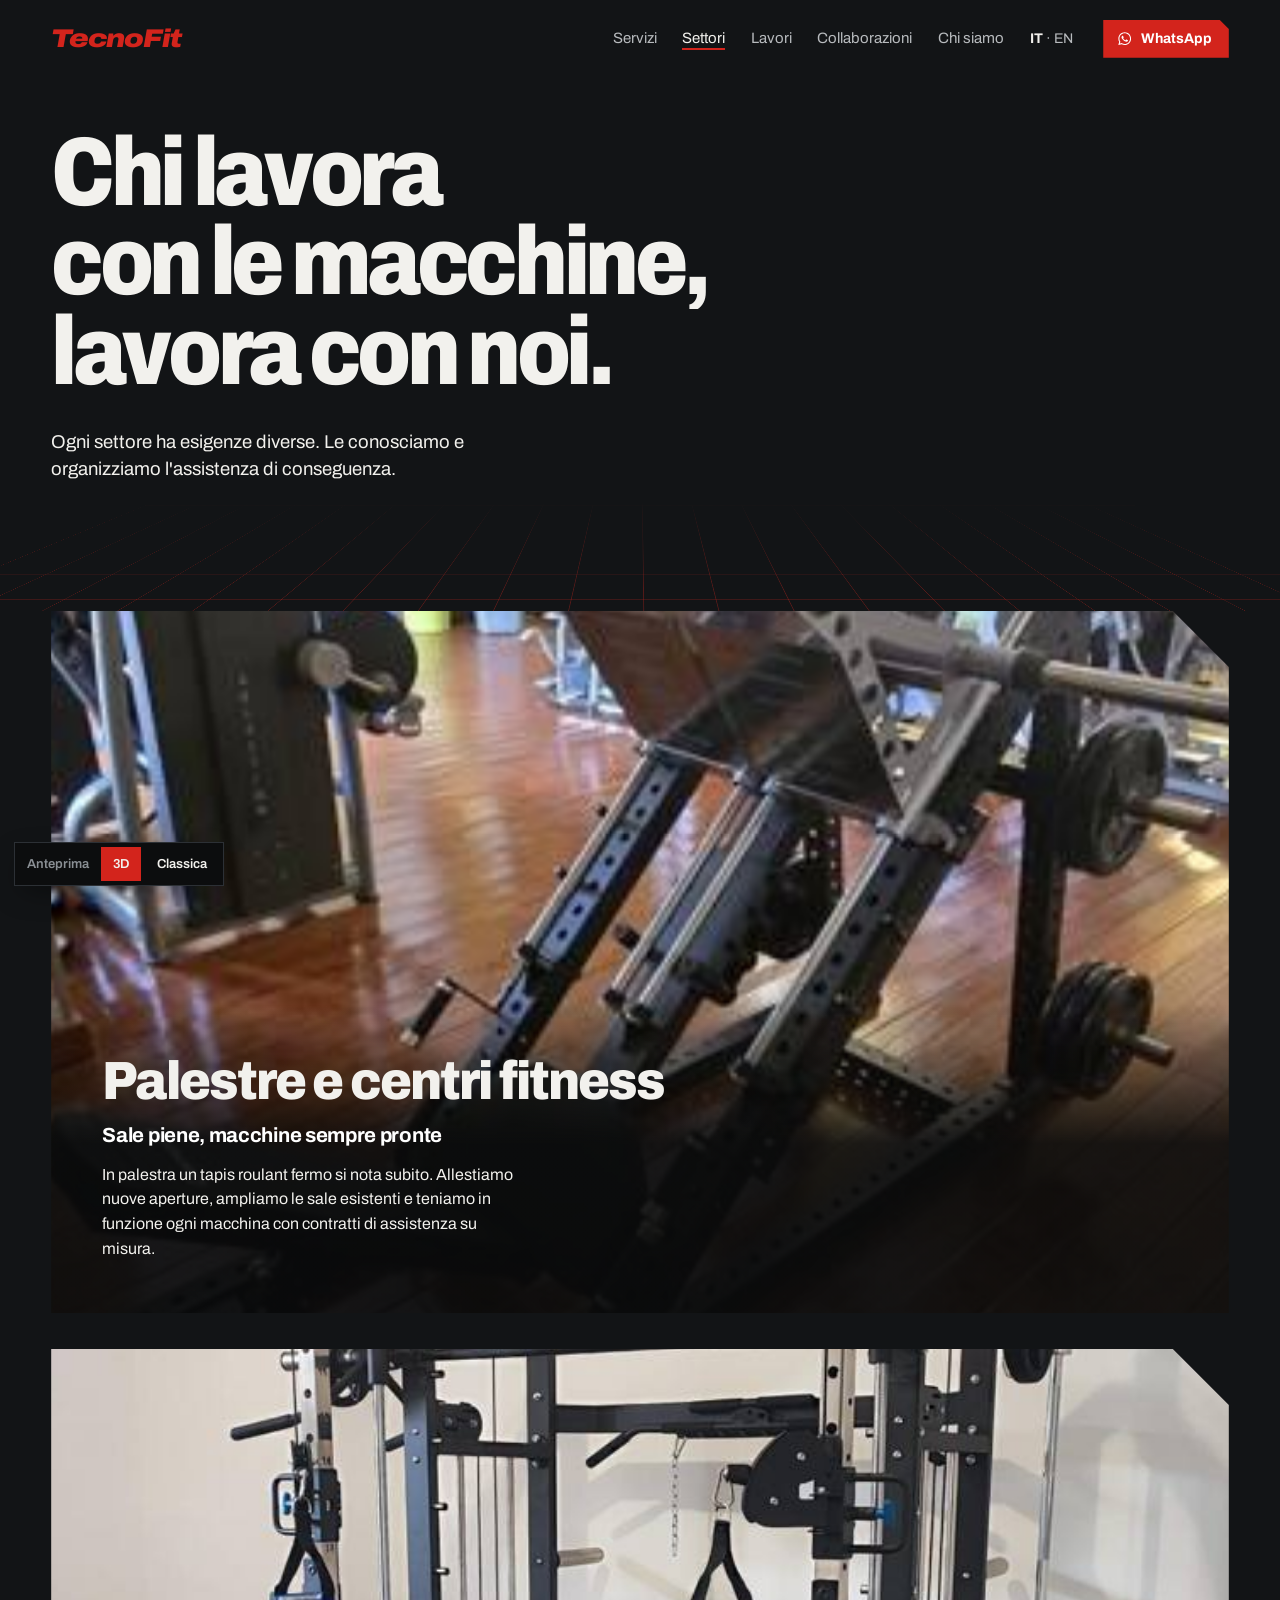
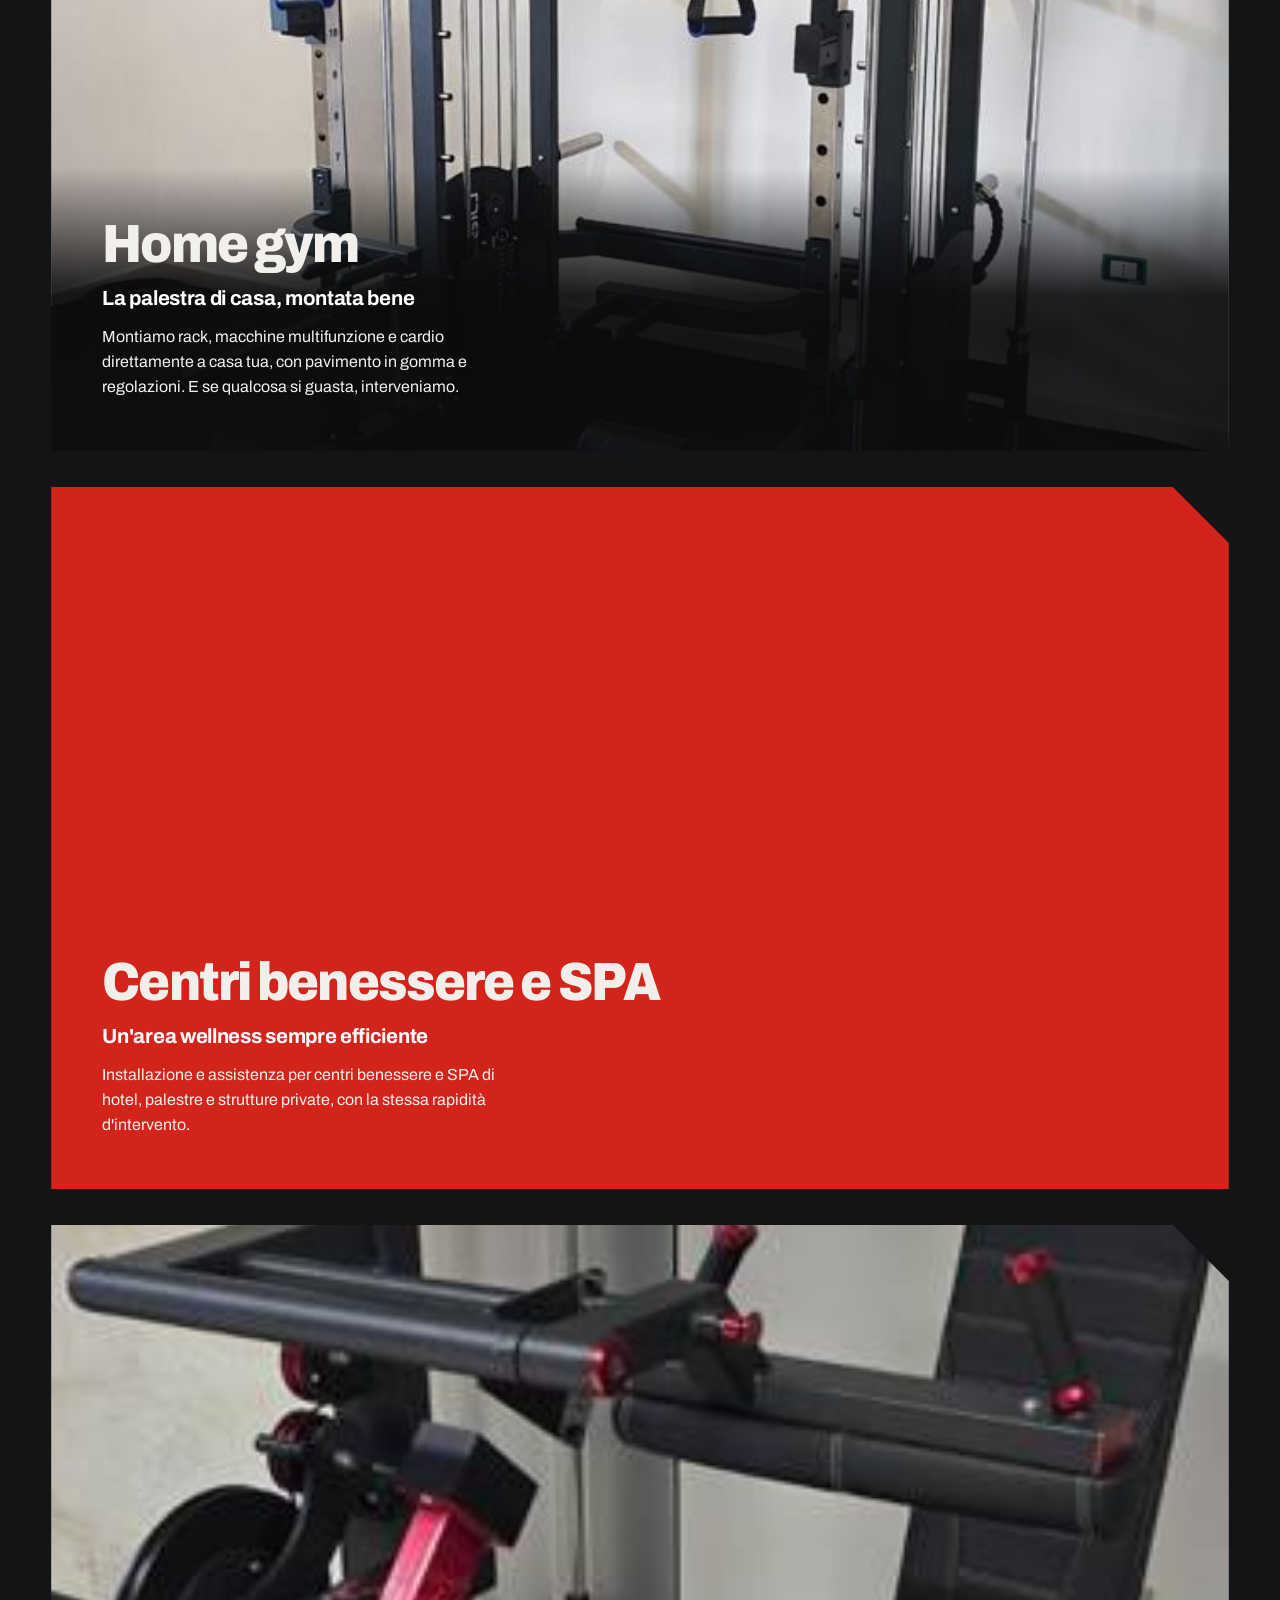
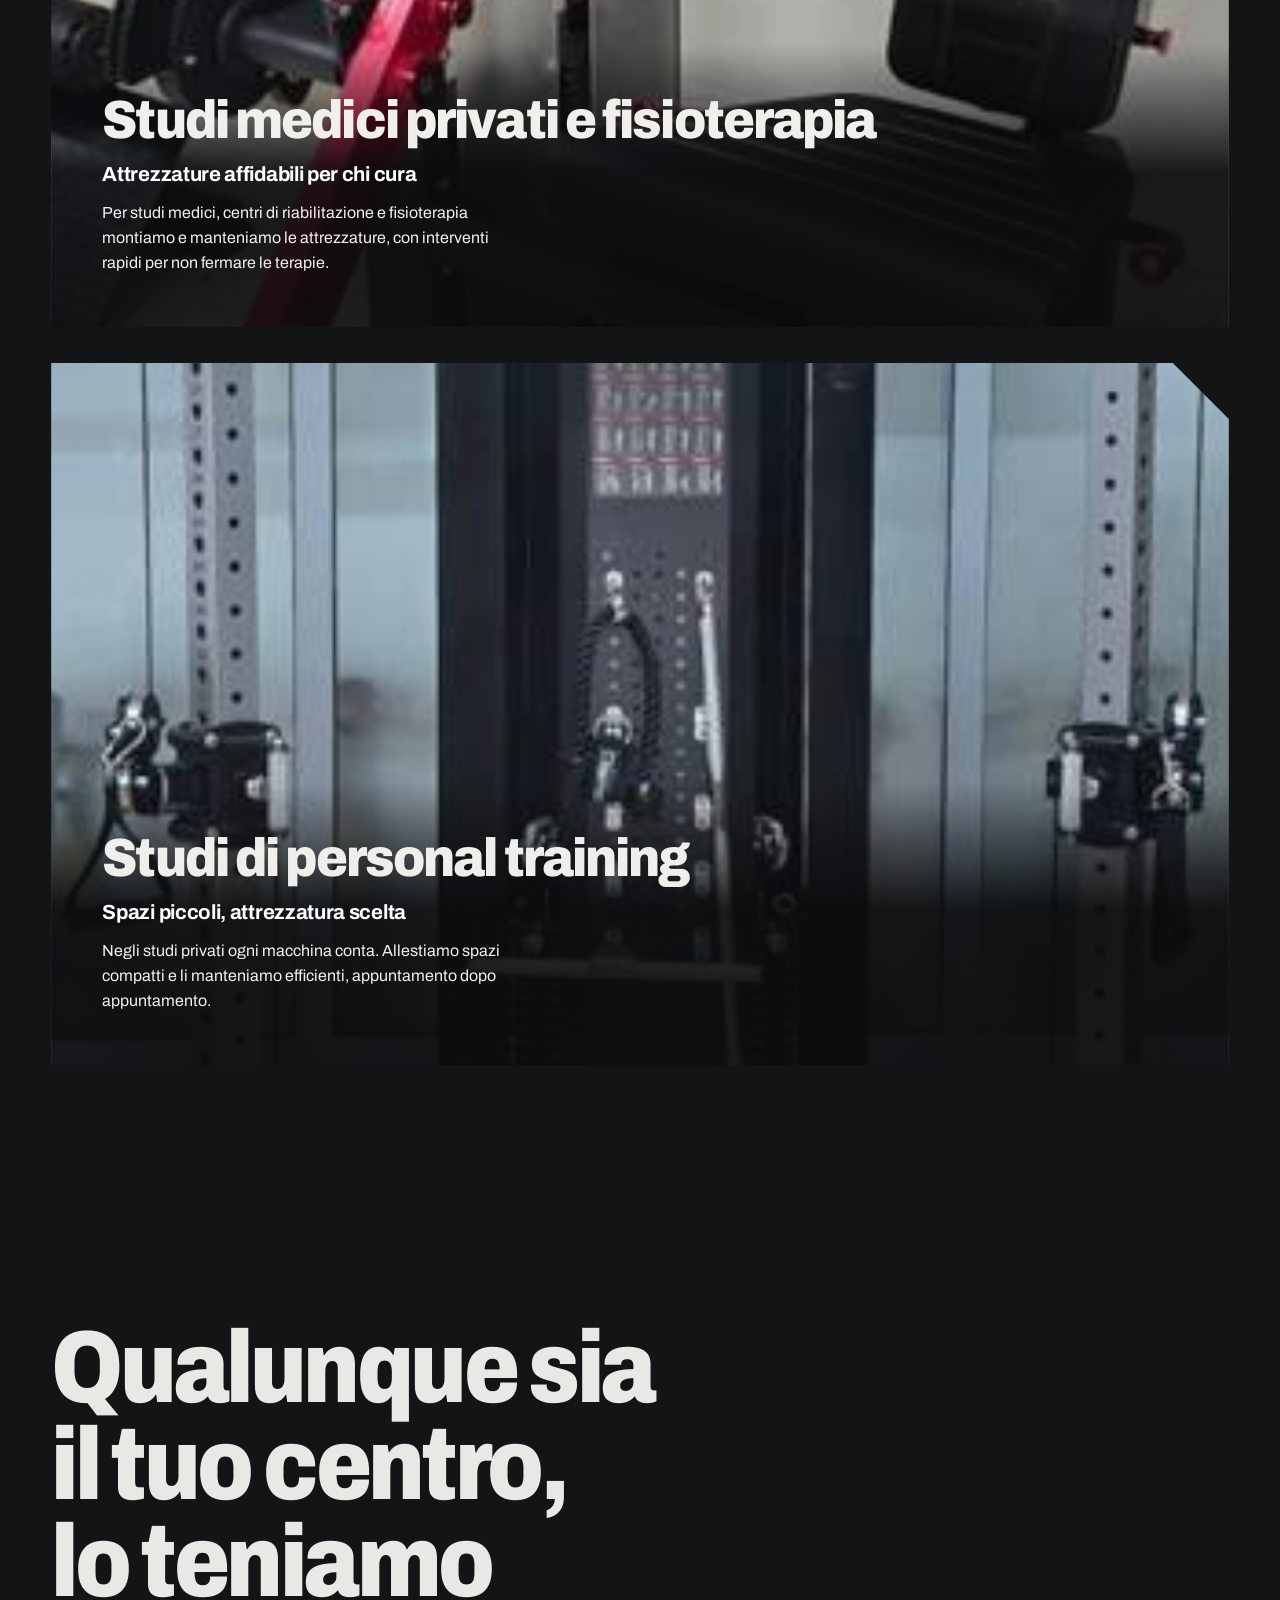
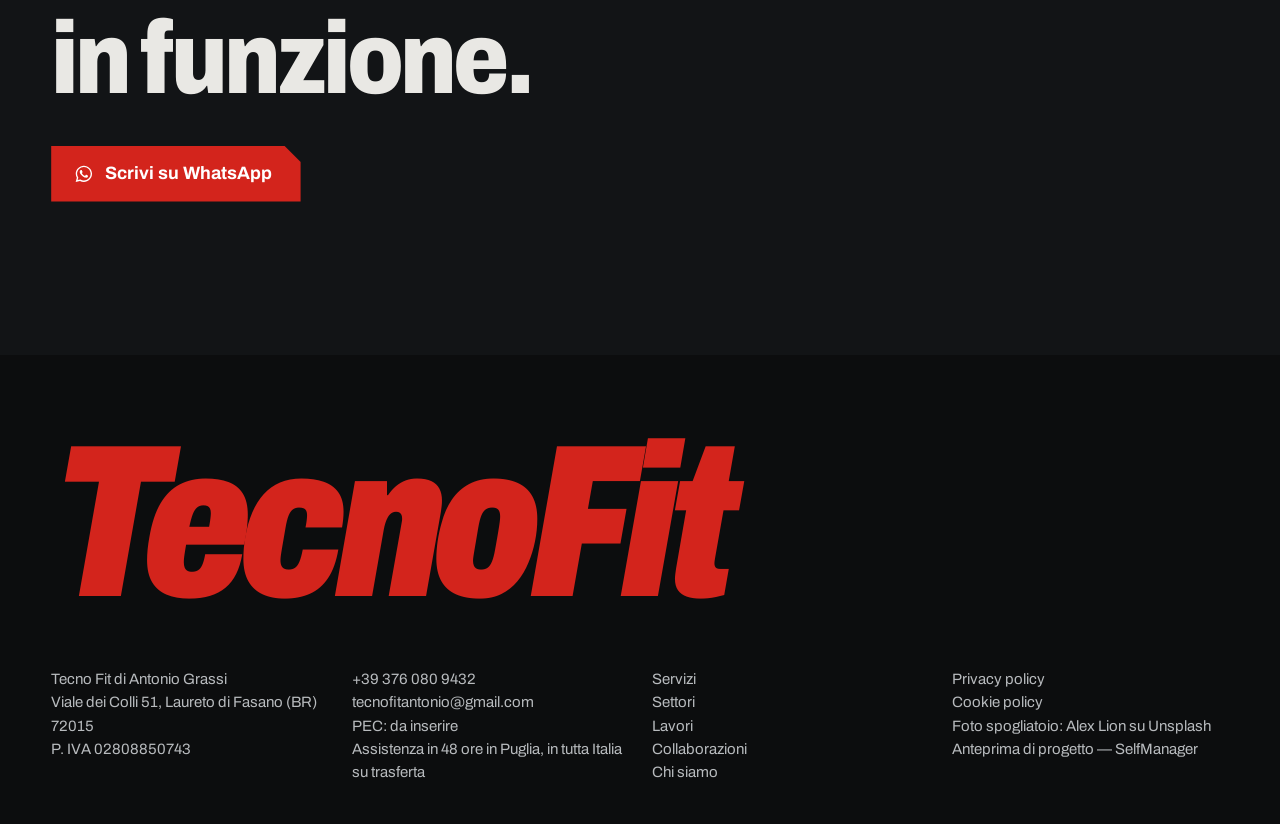
<file: tecnofit/settori.html>
<!doctype html>
<html lang="it">
<head>
<meta charset="utf-8">
<meta name="viewport" content="width=device-width,initial-scale=1,viewport-fit=cover">
<title>Settori serviti — TecnoFit</title>
<meta name="description" content="Assistenza tecnica e allestimento per palestre, centri benessere e studi. In Puglia interventi entro 48 ore, in tutta Italia su trasferta.">
<meta name="robots" content="noindex, nofollow">
<link rel="preconnect" href="https://fonts.googleapis.com">
<link rel="preconnect" href="https://fonts.gstatic.com" crossorigin>
<link href="https://fonts.googleapis.com/css2?family=Archivo:ital,wdth,wght@0,62..125,400..900;1,62..125,700..900&display=swap" rel="stylesheet">
<link rel="stylesheet" href="css/main.css">
</head>
<body class="">
<svg width="0" height="0" style="position:absolute" aria-hidden="true">
<symbol id="wa" viewBox="0 0 24 24"><path fill="currentColor" d="M12.04 2C6.58 2 2.13 6.45 2.13 11.91c0 1.75.46 3.45 1.32 4.95L2.05 22l5.25-1.38c1.45.79 3.08 1.21 4.74 1.21 5.46 0 9.91-4.45 9.91-9.91C21.95 6.45 17.5 2 12.04 2zm0 18.15c-1.48 0-2.93-.4-4.2-1.15l-.3-.18-3.12.82.83-3.04-.2-.31a8.2 8.2 0 0 1-1.26-4.38c0-4.54 3.7-8.24 8.25-8.24 4.54 0 8.24 3.7 8.24 8.24 0 4.55-3.7 8.24-8.24 8.24zm4.52-6.16c-.25-.12-1.47-.72-1.69-.81-.23-.08-.39-.12-.56.12-.17.25-.64.81-.78.97-.14.17-.29.19-.54.06-.25-.12-1.05-.39-1.99-1.23-.74-.66-1.23-1.47-1.38-1.72-.14-.25-.02-.38.11-.51.11-.11.25-.29.37-.43.12-.14.17-.25.25-.41.08-.17.04-.31-.02-.43-.06-.12-.56-1.34-.76-1.84-.2-.48-.41-.42-.56-.43h-.48c-.17 0-.43.06-.66.31-.22.25-.86.85-.86 2.07 0 1.22.89 2.4 1.01 2.56.12.17 1.75 2.67 4.23 3.74.59.26 1.05.41 1.41.52.59.19 1.13.16 1.56.1.48-.07 1.47-.6 1.67-1.18.21-.58.21-1.07.14-1.18-.06-.11-.22-.17-.47-.29z"/></symbol>
<symbol id="ar" viewBox="0 0 24 24"><path fill="none" stroke="currentColor" stroke-width="2" stroke-linecap="square" d="M5 12h13M13 6l6 6-6 6"/></symbol>
<symbol id="x" viewBox="0 0 24 24"><path fill="none" stroke="currentColor" stroke-width="2" d="M6 6l12 12M18 6L6 18"/></symbol>
</svg>
<header class="nav">
  <a class="wm" href="./" aria-label="TecnoFit, home">TecnoFit</a>
  <nav id="menu" aria-label="Principale"><a href="servizi.html">Servizi</a><a href="settori.html" aria-current="page">Settori</a><a href="lavori.html">Lavori</a><a href="collaborazioni.html">Collaborazioni</a><a href="chi-siamo.html">Chi siamo</a><span class="lang"><b>IT</b> · <span>EN</span></span><a class="btn cut menu-cta" href="https://wa.me/393760809432?text=Ciao%20Antonio%2C%20vorrei%20informazioni%20su%20un%20intervento." target="_blank" rel="noopener"><svg><use href="#wa"/></svg><span>Scrivi su WhatsApp</span></a></nav>
  <a class="btn cut sm" href="https://wa.me/393760809432?text=Ciao%20Antonio%2C%20vorrei%20informazioni%20su%20un%20intervento." target="_blank" rel="noopener"><svg><use href="#wa"/></svg><span>WhatsApp</span></a>
  <button class="burger" aria-expanded="false" aria-controls="menu" aria-label="Apri il menu"><span></span><span></span></button>
</header>
<main>
<section class="ph"><div class="ph-txt"><h1><span class="ln"><span>Chi lavora</span></span><span class="ln"><span>con le macchine,</span></span><span class="ln"><span>lavora con noi.</span></span></h1><p class="lead">Ogni settore ha esigenze diverse. Le conosciamo e organizziamo l'assistenza di conseguenza.</p></div></section><div class="stack"><section class="card" id="palestre"><img src="assets/img/12.jpg" srcset="assets/img/m/12.jpg 800w, assets/img/12.jpg 1400w" sizes="(max-width: 900px) 100vw, 50vw" alt="Palestra con macchine isotoniche" loading="lazy"><div><h2>Palestre e centri fitness</h2><p class="sub">Sale piene, macchine sempre pronte</p><p>In palestra un tapis roulant fermo si nota subito. Allestiamo nuove aperture, ampliamo le sale esistenti e teniamo in funzione ogni macchina con contratti di assistenza su misura.</p></div></section><section class="card" id="home-gym"><img src="assets/img/19.jpg" srcset="assets/img/m/19.jpg 800w, assets/img/19.jpg 1400w" sizes="(max-width: 900px) 100vw, 50vw" alt="Home gym con rack multifunzione" loading="lazy"><div><h2>Home gym</h2><p class="sub">La palestra di casa, montata bene</p><p>Montiamo rack, macchine multifunzione e cardio direttamente a casa tua, con pavimento in gomma e regolazioni. E se qualcosa si guasta, interveniamo.</p></div></section><section class="card solid" id="spa"><div><h2>Centri benessere e SPA</h2><p class="sub">Un'area wellness sempre efficiente</p><p>Installazione e assistenza per centri benessere e SPA di hotel, palestre e strutture private, con la stessa rapidità d'intervento.</p></div></section><section class="card" id="studi-medici"><img src="assets/img/18.jpg" srcset="assets/img/m/18.jpg 800w, assets/img/18.jpg 1400w" sizes="(max-width: 900px) 100vw, 50vw" alt="Macchina per la riabilitazione degli arti inferiori" loading="lazy"><div><h2>Studi medici privati e fisioterapia</h2><p class="sub">Attrezzature affidabili per chi cura</p><p>Per studi medici, centri di riabilitazione e fisioterapia montiamo e manteniamo le attrezzature, con interventi rapidi per non fermare le terapie.</p></div></section><section class="card" id="personal"><img src="assets/img/8.jpg" srcset="assets/img/m/8.jpg 800w, assets/img/8.jpg 1400w" sizes="(max-width: 900px) 100vw, 50vw" alt="Functional trainer in uno studio" loading="lazy"><div><h2>Studi di personal training</h2><p class="sub">Spazi piccoli, attrezzatura scelta</p><p>Negli studi privati ogni macchina conta. Allestiamo spazi compatti e li manteniamo efficienti, appuntamento dopo appuntamento.</p></div></section></div><section class="close"><h2>Qualunque sia il tuo centro, lo teniamo in funzione.</h2><a class="btn cut lg" href="chi-siamo.html#contatti"><svg><use href="#wa"/></svg><span>Scrivi su WhatsApp</span></a></section>
</main>
<footer class="foot">
  <a class="wm big" href="./">TecnoFit</a>
  <div class="foot-g">
    <p>Tecno Fit di Antonio Grassi<br>Viale dei Colli 51, Laureto di Fasano (BR) 72015<br>P. IVA 02808850743</p>
    <p><a href="https://wa.me/393760809432?text=Ciao%20Antonio%2C%20vorrei%20informazioni%20su%20un%20intervento." target="_blank" rel="noopener">+39 376 080 9432</a><br>tecnofitantonio@gmail.com<br>PEC: da inserire<br>Assistenza in 48 ore in Puglia, in tutta Italia su trasferta</p>
    <p><a href="servizi.html">Servizi</a><br><a href="settori.html">Settori</a><br><a href="lavori.html">Lavori</a><br><a href="collaborazioni.html">Collaborazioni</a><br><a href="chi-siamo.html">Chi siamo</a></p>
    <p>Privacy policy<br>Cookie policy<br>Foto spogliatoio: Alex Lion su Unsplash<br>Anteprima di progetto — <a href="https://selfmanagers.it" target="_blank" rel="noopener">SelfManager</a></p>
  </div>
</footer>
<a class="fab" href="https://wa.me/393760809432?text=Ciao%20Antonio%2C%20vorrei%20informazioni%20su%20un%20intervento." target="_blank" rel="noopener" aria-label="Scrivi su WhatsApp"><svg><use href="#wa"/></svg></a>
<dialog class="lb" id="lb" aria-label="Foto ingrandita"><button class="lb-x" aria-label="Chiudi"><svg><use href="#x"/></svg></button><img alt=""><p></p></dialog>
<div class="vsw" role="navigation" aria-label="Scegli la versione"><span>Anteprima</span><a href="settori.html" aria-current="page">3D</a><a href="classica/settori.html">Classica</a></div>
<style>.vsw{position:fixed;left:max(14px,env(safe-area-inset-left));bottom:calc(14px + env(safe-area-inset-bottom));z-index:60;display:flex;align-items:center;gap:4px;background:#0c0d0e;border:1px solid #2c3035;padding:4px;font:600 13px/1 Archivo,system-ui,sans-serif;box-shadow:0 10px 30px -10px rgba(0,0,0,.6)}.vsw span{color:#8a8f94;padding:0 8px}.vsw a{color:#f2f1ed;text-decoration:none;padding:9px 12px;min-height:34px;display:inline-flex;align-items:center}.vsw a[aria-current]{background:#d3241c}@media (max-width:900px){.vsw{top:calc(70px + env(safe-area-inset-top));bottom:auto;left:auto;right:12px}}</style>
<script src="js/vendor/gsap.min.js"></script>
<script src="js/vendor/ScrollTrigger.min.js"></script>
<script src="js/main.js"></script>
</body>
</html>
</file>
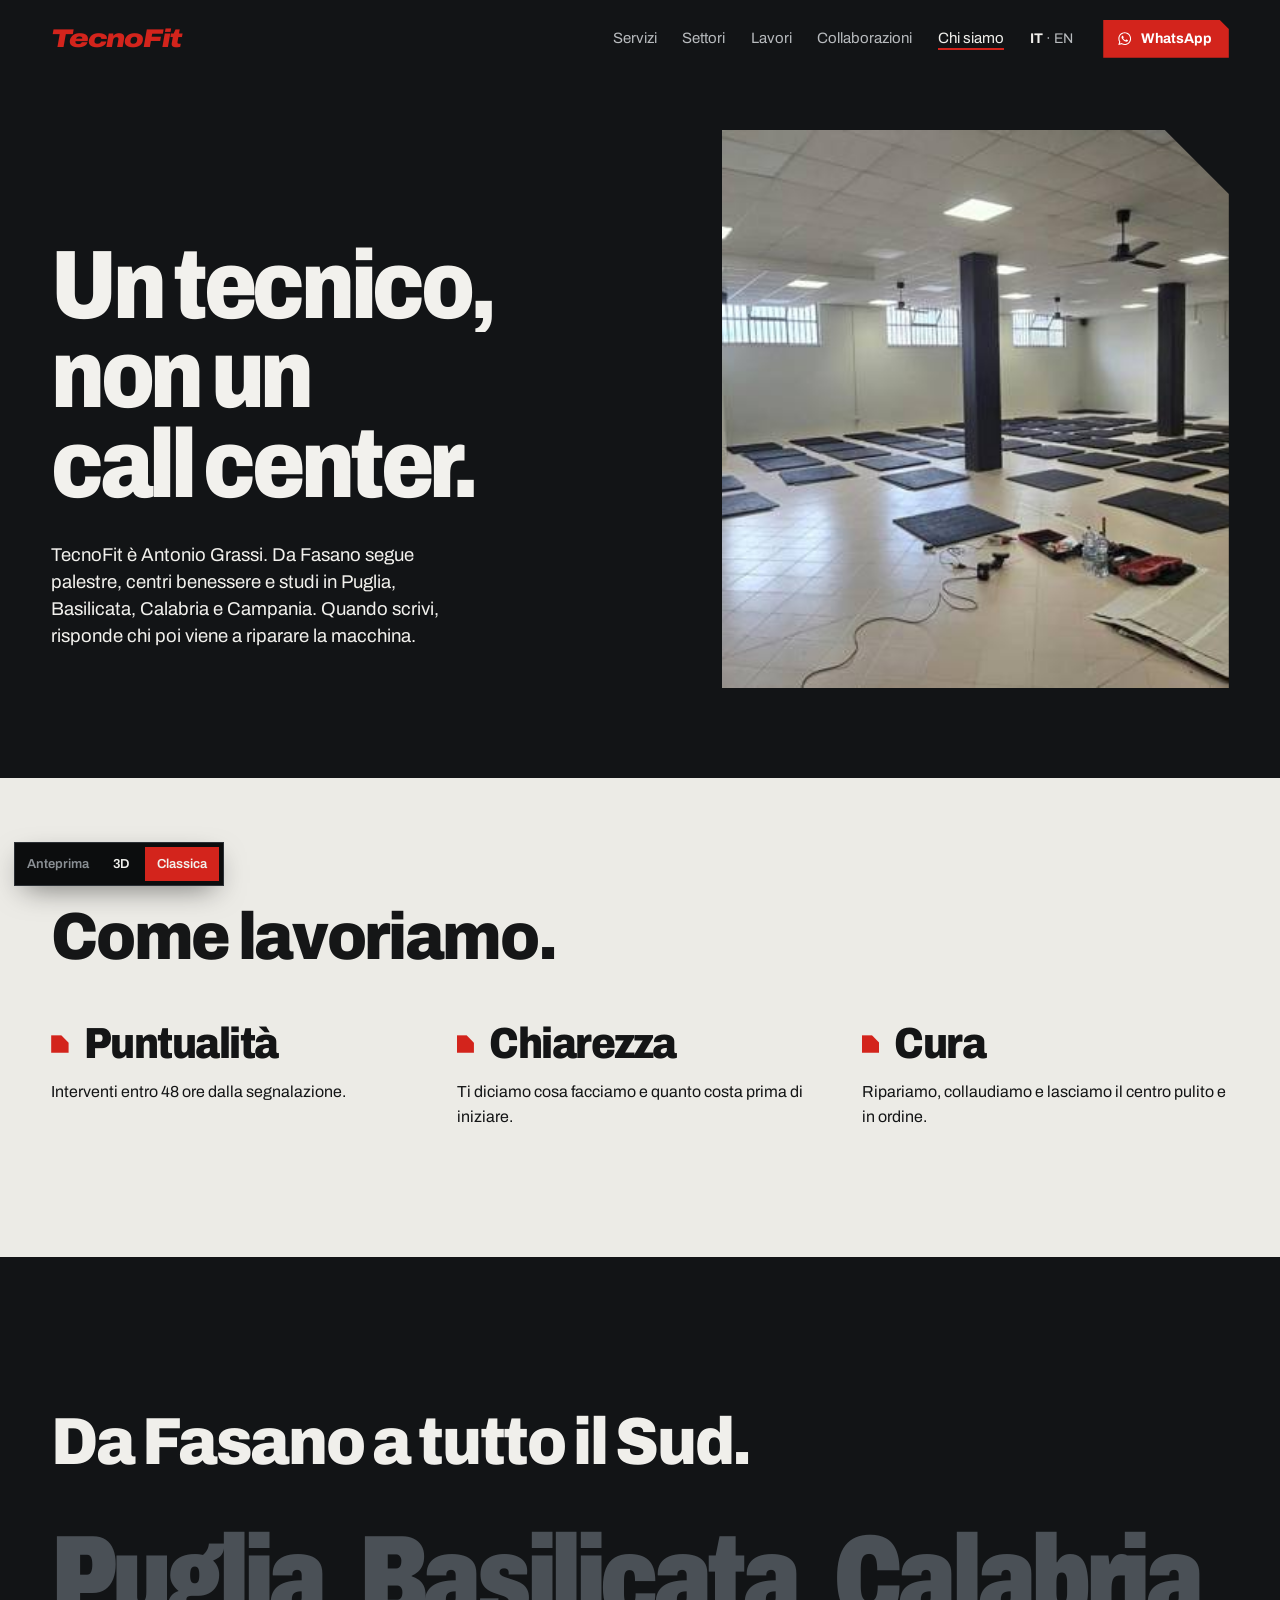
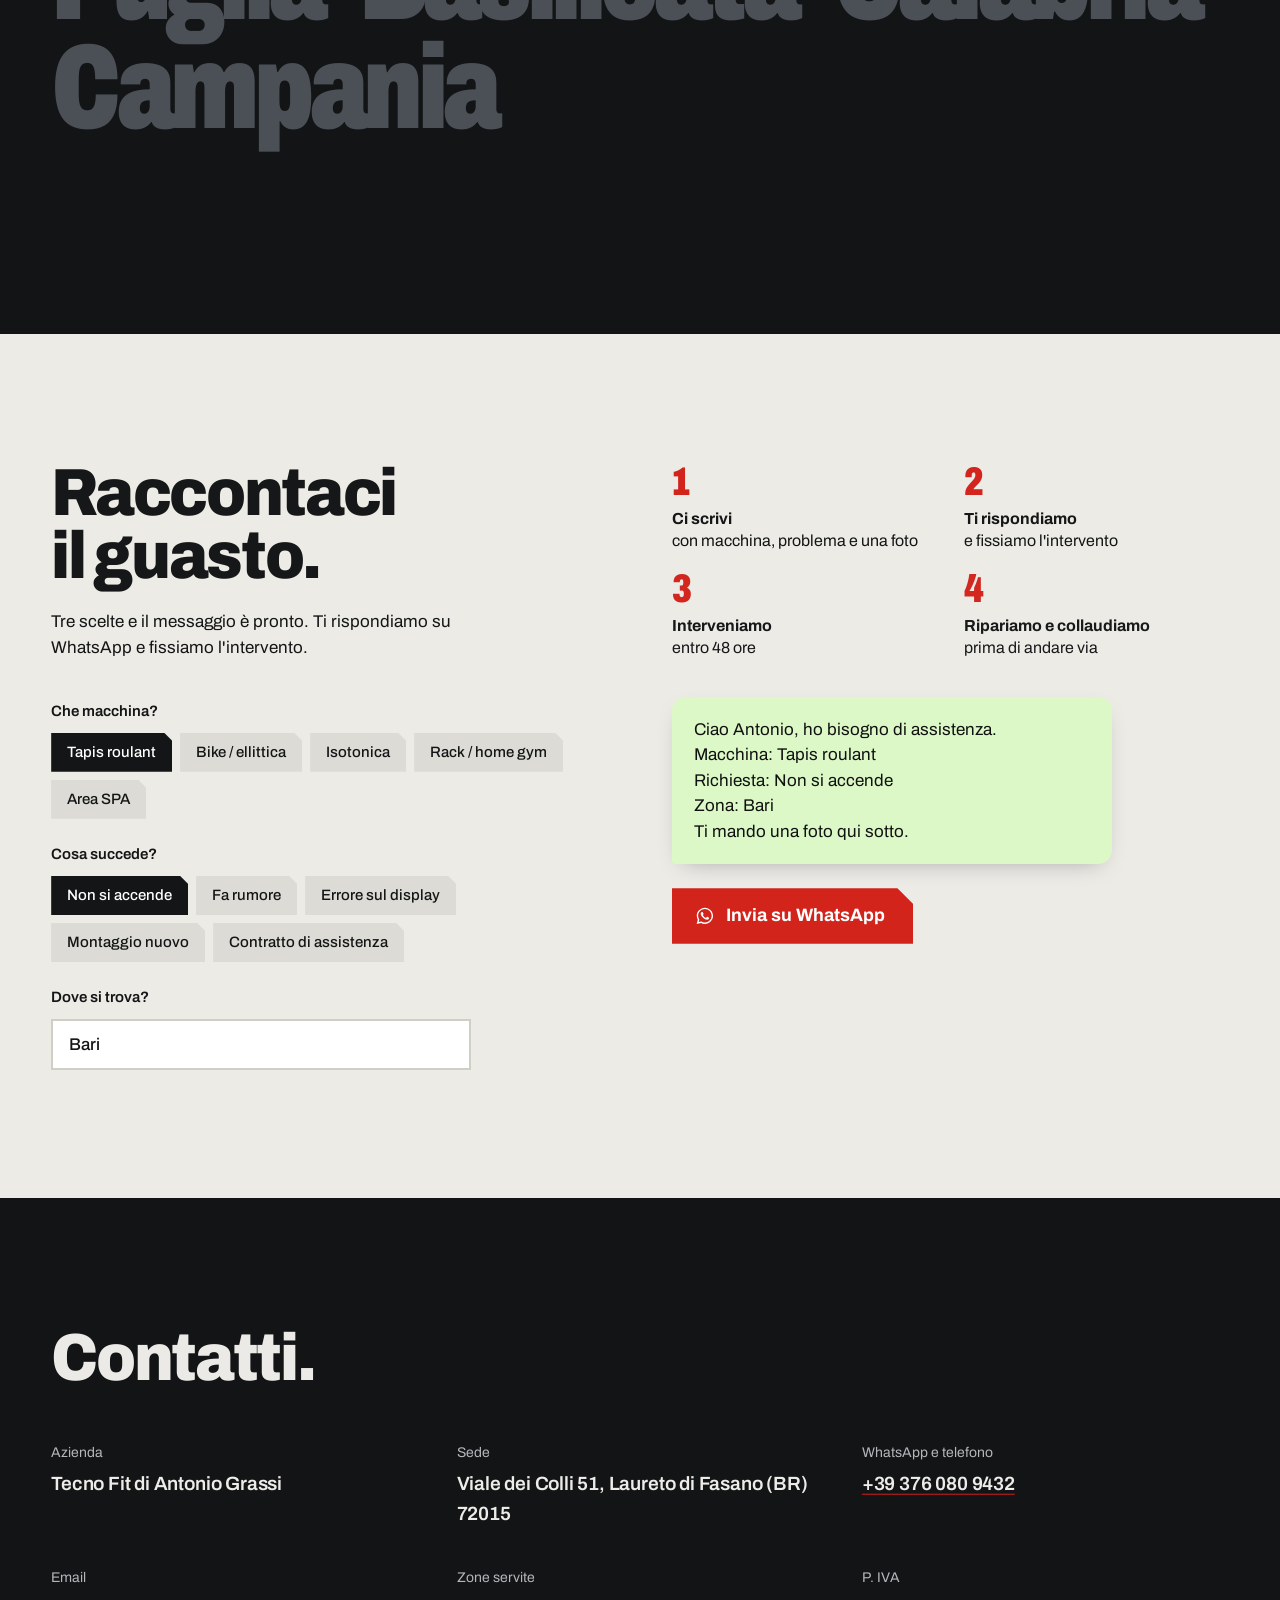
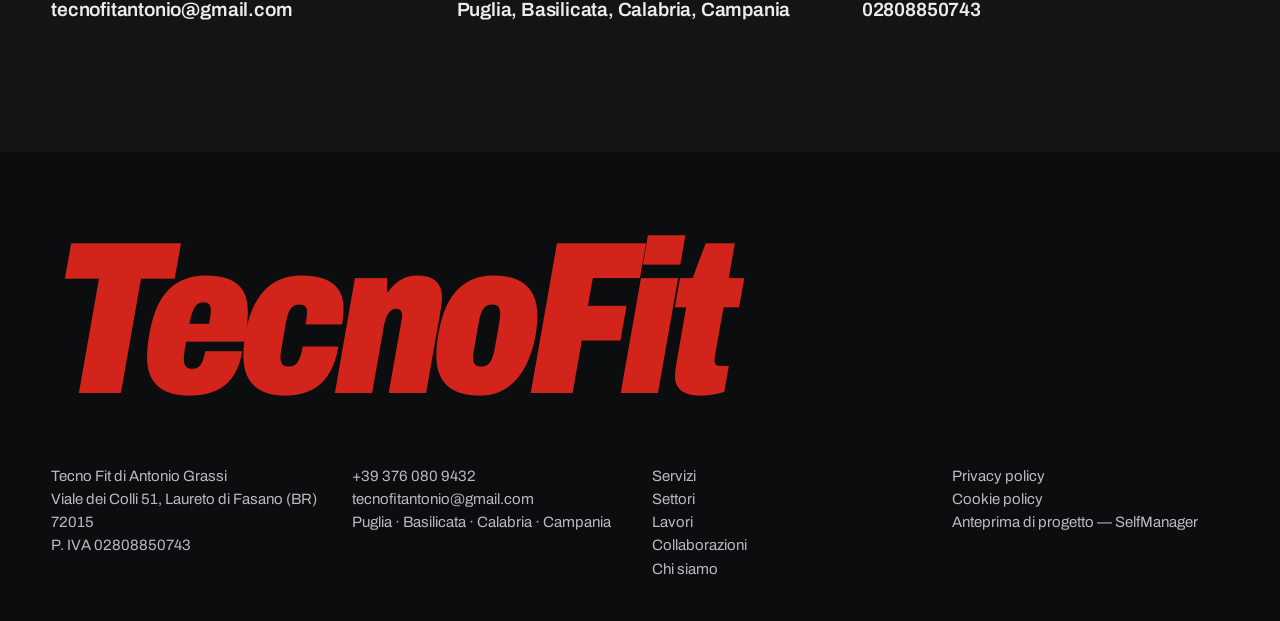
<file: tecnofit/classica/chi-siamo.html>
<!doctype html>
<html lang="it">
<head>
<meta charset="utf-8">
<meta name="viewport" content="width=device-width,initial-scale=1,viewport-fit=cover">
<title>Chi siamo e contatti — TecnoFit</title>
<meta name="description" content="Assistenza tecnica e allestimento per palestre, centri benessere e studi in Puglia, Basilicata, Calabria e Campania. Interventi entro 48 ore.">
<meta name="robots" content="noindex, nofollow">
<link rel="preconnect" href="https://fonts.googleapis.com">
<link rel="preconnect" href="https://fonts.gstatic.com" crossorigin>
<link href="https://fonts.googleapis.com/css2?family=Archivo:ital,wdth,wght@0,62..125,400..900;1,62..125,700..900&display=swap" rel="stylesheet">
<link rel="stylesheet" href="css/main.css">
</head>
<body class="">
<svg width="0" height="0" style="position:absolute" aria-hidden="true">
<symbol id="wa" viewBox="0 0 24 24"><path fill="currentColor" d="M12.04 2C6.58 2 2.13 6.45 2.13 11.91c0 1.75.46 3.45 1.32 4.95L2.05 22l5.25-1.38c1.45.79 3.08 1.21 4.74 1.21 5.46 0 9.91-4.45 9.91-9.91C21.95 6.45 17.5 2 12.04 2zm0 18.15c-1.48 0-2.93-.4-4.2-1.15l-.3-.18-3.12.82.83-3.04-.2-.31a8.2 8.2 0 0 1-1.26-4.38c0-4.54 3.7-8.24 8.25-8.24 4.54 0 8.24 3.7 8.24 8.24 0 4.55-3.7 8.24-8.24 8.24zm4.52-6.16c-.25-.12-1.47-.72-1.69-.81-.23-.08-.39-.12-.56.12-.17.25-.64.81-.78.97-.14.17-.29.19-.54.06-.25-.12-1.05-.39-1.99-1.23-.74-.66-1.23-1.47-1.38-1.72-.14-.25-.02-.38.11-.51.11-.11.25-.29.37-.43.12-.14.17-.25.25-.41.08-.17.04-.31-.02-.43-.06-.12-.56-1.34-.76-1.84-.2-.48-.41-.42-.56-.43h-.48c-.17 0-.43.06-.66.31-.22.25-.86.85-.86 2.07 0 1.22.89 2.4 1.01 2.56.12.17 1.75 2.67 4.23 3.74.59.26 1.05.41 1.41.52.59.19 1.13.16 1.56.1.48-.07 1.47-.6 1.67-1.18.21-.58.21-1.07.14-1.18-.06-.11-.22-.17-.47-.29z"/></symbol>
<symbol id="ar" viewBox="0 0 24 24"><path fill="none" stroke="currentColor" stroke-width="2" stroke-linecap="square" d="M5 12h13M13 6l6 6-6 6"/></symbol>
<symbol id="x" viewBox="0 0 24 24"><path fill="none" stroke="currentColor" stroke-width="2" d="M6 6l12 12M18 6L6 18"/></symbol>
</svg>
<header class="nav">
  <a class="wm" href="./" aria-label="TecnoFit, home">TecnoFit</a>
  <nav id="menu" aria-label="Principale"><a href="servizi.html">Servizi</a><a href="settori.html">Settori</a><a href="lavori.html">Lavori</a><a href="collaborazioni.html">Collaborazioni</a><a href="chi-siamo.html" aria-current="page">Chi siamo</a><span class="lang"><b>IT</b> · <span>EN</span></span><a class="btn cut menu-cta" href="https://wa.me/393760809432?text=Ciao%20Antonio%2C%20vorrei%20informazioni%20su%20un%20intervento." target="_blank" rel="noopener"><svg><use href="#wa"/></svg><span>Scrivi su WhatsApp</span></a></nav>
  <a class="btn cut sm" href="https://wa.me/393760809432?text=Ciao%20Antonio%2C%20vorrei%20informazioni%20su%20un%20intervento." target="_blank" rel="noopener"><svg><use href="#wa"/></svg><span>WhatsApp</span></a>
  <button class="burger" aria-expanded="false" aria-controls="menu" aria-label="Apri il menu"><span></span><span></span></button>
</header>
<main>
<section class="ph has-media"><div class="ph-txt"><h1><span class="ln"><span>Un tecnico,</span></span><span class="ln"><span>non un</span></span><span class="ln"><span>call center.</span></span></h1><p class="lead">TecnoFit è Antonio Grassi. Da Fasano segue palestre, centri benessere e studi in Puglia, Basilicata, Calabria e Campania. Quando scrivi, risponde chi poi viene a riparare la macchina.</p></div><figure class="ph-media cut"><img src="../assets/img/2.jpg" srcset="../assets/img/m/2.jpg 800w, ../assets/img/2.jpg 1400w" sizes="(max-width: 900px) 100vw, 50vw" alt="Posa di un pavimento in gomma"></figure></section><section class="vals"><h2>Come lavoriamo.</h2><ul><li><h3>Puntualità</h3><p>Interventi entro 48 ore dalla segnalazione.</p></li><li><h3>Chiarezza</h3><p>Ti diciamo cosa facciamo e quanto costa prima di iniziare.</p></li><li><h3>Cura</h3><p>Ripariamo, collaudiamo e lasciamo il centro pulito e in ordine.</p></li></ul></section>
<section class="zone"><h2>Da Fasano a tutto il Sud.</h2><ul class="regs"><li>Puglia</li><li>Basilicata</li><li>Calabria</li><li>Campania</li></ul></section><section class="req" id="contatti" aria-labelledby="h-req">
  <div class="req-l">
    <h2 id="h-req">Raccontaci il guasto.</h2>
    <p>Tre scelte e il messaggio è pronto. Ti rispondiamo su WhatsApp e fissiamo l'intervento.</p>
    <fieldset><legend>Che macchina?</legend><div class="opts" data-k="m"><button type="button" aria-pressed="true">Tapis roulant</button><button type="button" aria-pressed="false">Bike / ellittica</button><button type="button" aria-pressed="false">Isotonica</button><button type="button" aria-pressed="false">Rack / home gym</button><button type="button" aria-pressed="false">Area SPA</button></div></fieldset>
    <fieldset><legend>Cosa succede?</legend><div class="opts" data-k="p"><button type="button" aria-pressed="true">Non si accende</button><button type="button" aria-pressed="false">Fa rumore</button><button type="button" aria-pressed="false">Errore sul display</button><button type="button" aria-pressed="false">Montaggio nuovo</button><button type="button" aria-pressed="false">Contratto di assistenza</button></div></fieldset>
    <label class="city" for="city">Dove si trova?</label>
    <input id="city" type="text" value="Bari" autocomplete="address-level2">
  </div>
  <div class="req-r">
    <ol class="steps"><li><b>Ci scrivi</b> con macchina, problema e una foto</li><li><b>Ti rispondiamo</b> e fissiamo l'intervento</li><li><b>Interveniamo</b> entro 48 ore</li><li><b>Ripariamo e collaudiamo</b> prima di andare via</li></ol>
    <div class="bubble" id="msg" aria-live="polite"></div>
    <a class="btn cut lg" id="send" href="#" target="_blank" rel="noopener"><svg><use href="#wa"/></svg><span>Invia su WhatsApp</span></a>
  </div>
</section><section class="contacts"><h2>Contatti.</h2><dl><div><dt>Azienda</dt><dd>Tecno Fit di Antonio Grassi</dd></div><div><dt>Sede</dt><dd>Viale dei Colli 51, Laureto di Fasano (BR) 72015</dd></div><div><dt>WhatsApp e telefono</dt><dd><a href="https://wa.me/393760809432?text=Ciao%20Antonio%2C%20vorrei%20informazioni%20su%20un%20intervento." target="_blank" rel="noopener">+39 376 080 9432</a></dd></div><div><dt>Email</dt><dd>tecnofitantonio@gmail.com</dd></div><div><dt>Zone servite</dt><dd>Puglia, Basilicata, Calabria, Campania</dd></div><div><dt>P. IVA</dt><dd>02808850743</dd></div></dl></section>
</main>
<footer class="foot">
  <a class="wm big" href="./">TecnoFit</a>
  <div class="foot-g">
    <p>Tecno Fit di Antonio Grassi<br>Viale dei Colli 51, Laureto di Fasano (BR) 72015<br>P. IVA 02808850743</p>
    <p><a href="https://wa.me/393760809432?text=Ciao%20Antonio%2C%20vorrei%20informazioni%20su%20un%20intervento." target="_blank" rel="noopener">+39 376 080 9432</a><br>tecnofitantonio@gmail.com<br>Puglia · Basilicata · Calabria · Campania</p>
    <p><a href="servizi.html">Servizi</a><br><a href="settori.html">Settori</a><br><a href="lavori.html">Lavori</a><br><a href="collaborazioni.html">Collaborazioni</a><br><a href="chi-siamo.html">Chi siamo</a></p>
    <p>Privacy policy<br>Cookie policy<br>Anteprima di progetto — <a href="https://selfmanagers.it" target="_blank" rel="noopener">SelfManager</a></p>
  </div>
</footer>
<a class="fab" href="https://wa.me/393760809432?text=Ciao%20Antonio%2C%20vorrei%20informazioni%20su%20un%20intervento." target="_blank" rel="noopener" aria-label="Scrivi su WhatsApp"><svg><use href="#wa"/></svg></a>
<dialog class="lb" id="lb" aria-label="Foto ingrandita"><button class="lb-x" aria-label="Chiudi"><svg><use href="#x"/></svg></button><img alt=""><p></p></dialog>
<script src="../js/vendor/gsap.min.js"></script>
<script src="../js/vendor/ScrollTrigger.min.js"></script>
<script src="js/main.js"></script>
<div class="vsw" role="navigation" aria-label="Scegli la versione"><span>Anteprima</span><a href="../chi-siamo.html">3D</a><a href="./chi-siamo.html" aria-current="page">Classica</a></div>
<style>.vsw{position:fixed;left:max(14px,env(safe-area-inset-left));bottom:calc(14px + env(safe-area-inset-bottom));z-index:60;display:flex;align-items:center;gap:4px;background:#0c0d0e;border:1px solid #2c3035;padding:4px;font:600 13px/1 Archivo,system-ui,sans-serif;box-shadow:0 10px 30px -10px rgba(0,0,0,.6)}.vsw span{color:#8a8f94;padding:0 8px}.vsw a{color:#f2f1ed;text-decoration:none;padding:9px 12px;min-height:34px;display:inline-flex;align-items:center}.vsw a[aria-current]{background:#d3241c}@media (max-width:900px){.vsw{top:calc(70px + env(safe-area-inset-top));bottom:auto;left:auto;right:12px}}</style>
</body>
</html>
</file>
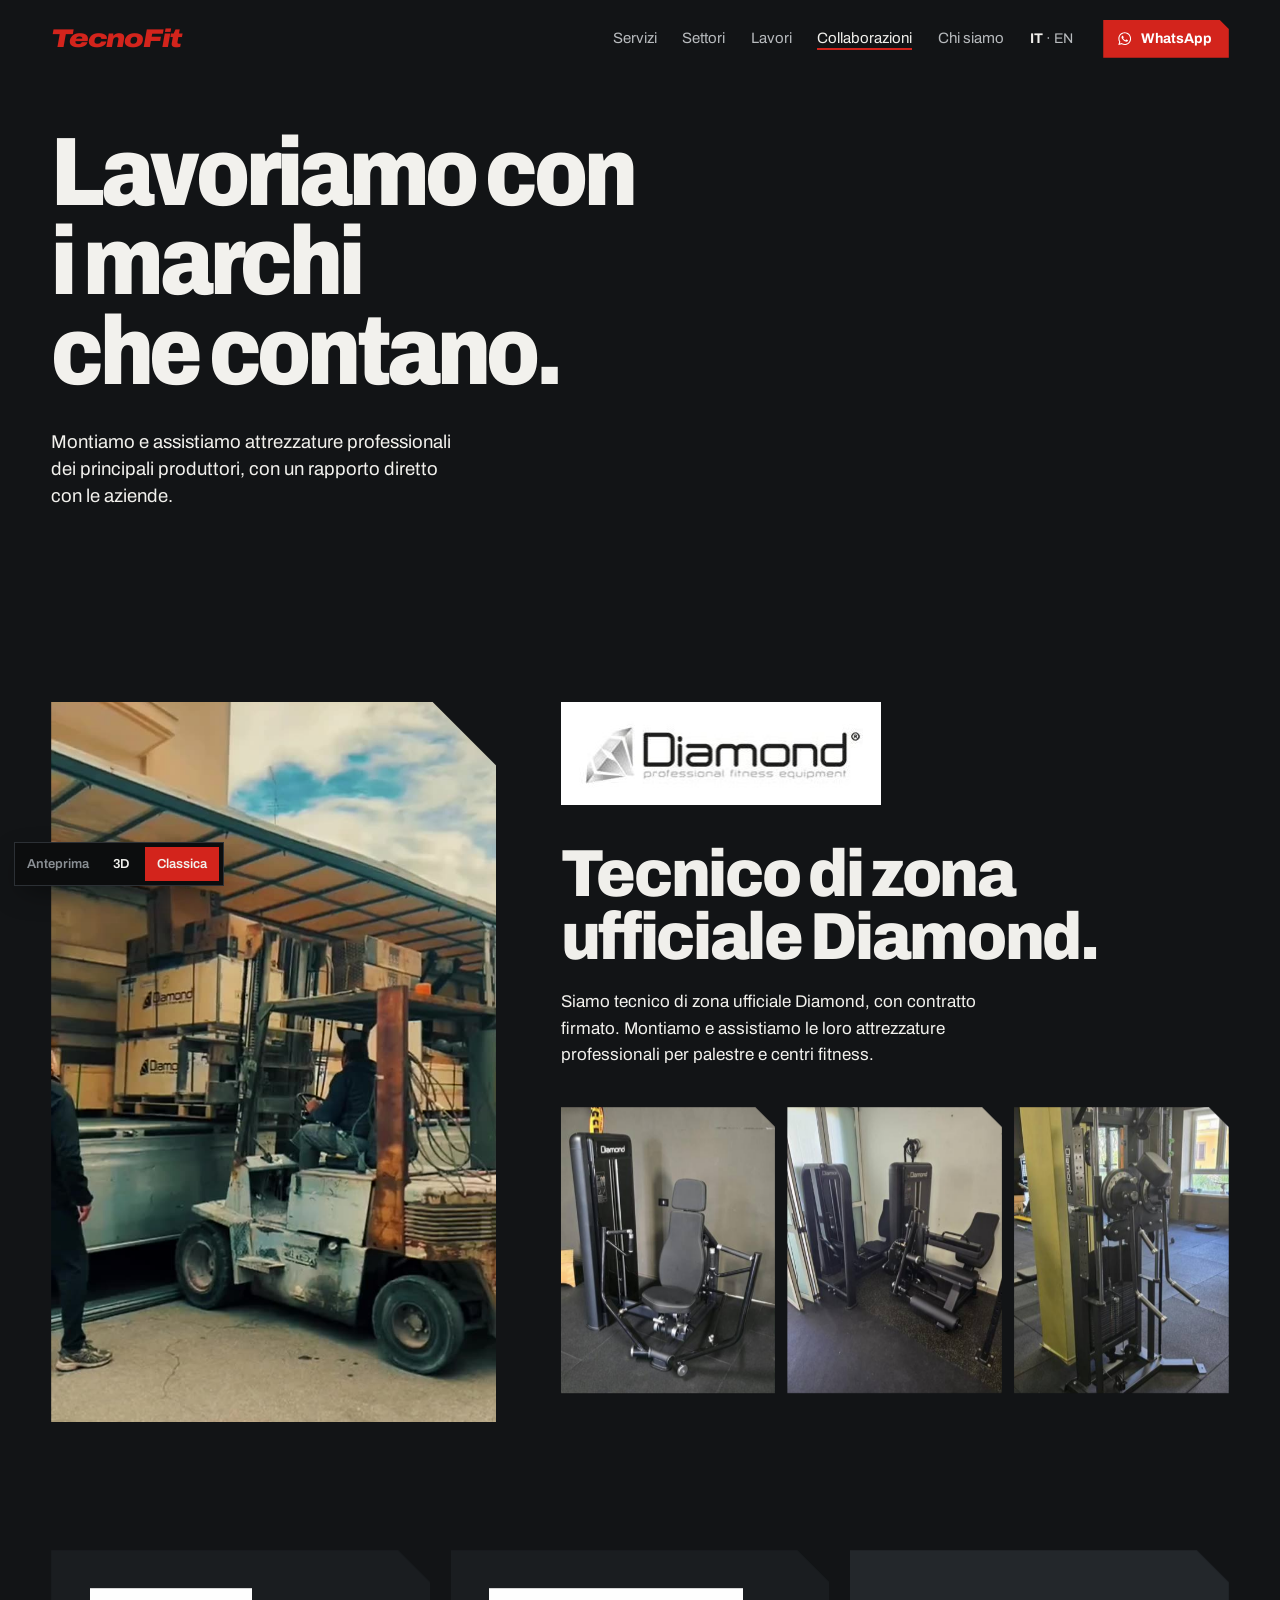
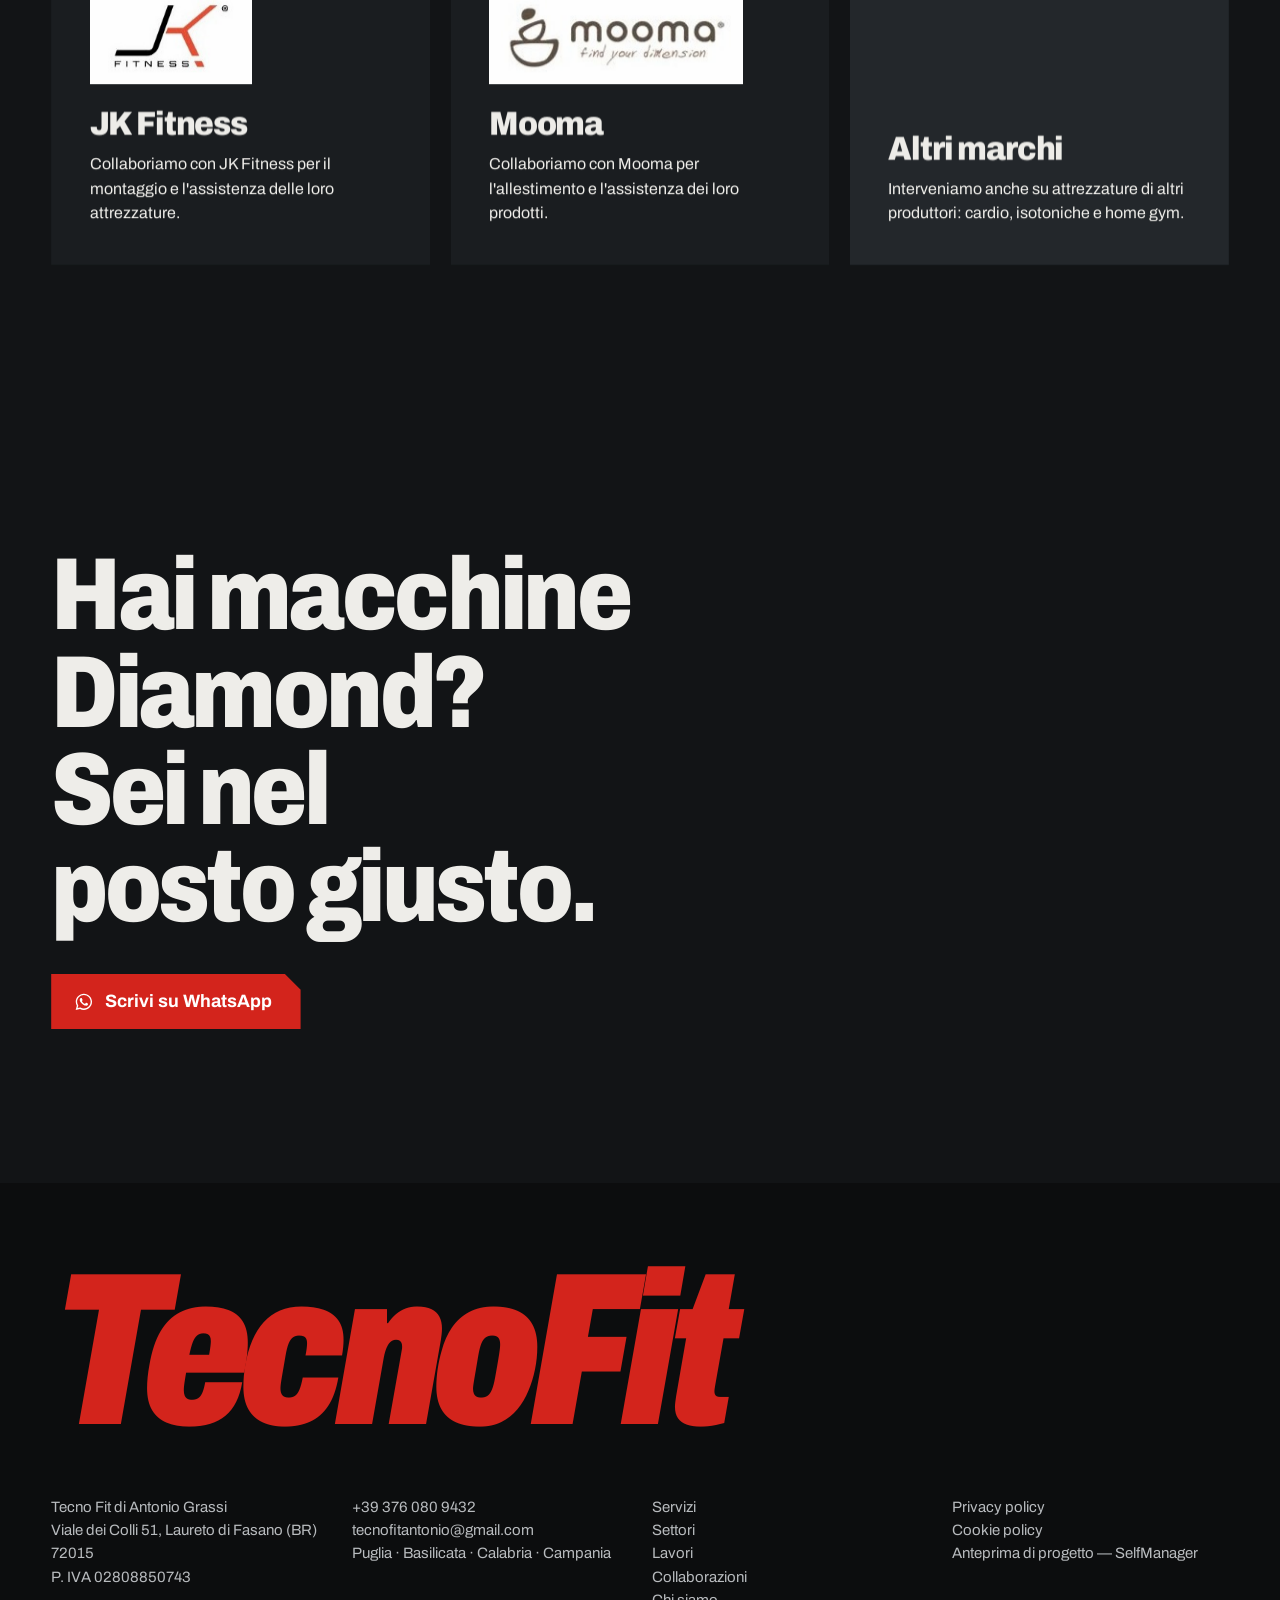
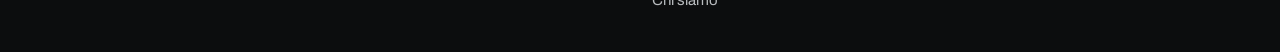
<file: tecnofit/classica/collaborazioni.html>
<!doctype html>
<html lang="it">
<head>
<meta charset="utf-8">
<meta name="viewport" content="width=device-width,initial-scale=1,viewport-fit=cover">
<title>Collaborazioni — TecnoFit</title>
<meta name="description" content="Assistenza tecnica e allestimento per palestre, centri benessere e studi in Puglia, Basilicata, Calabria e Campania. Interventi entro 48 ore.">
<meta name="robots" content="noindex, nofollow">
<link rel="preconnect" href="https://fonts.googleapis.com">
<link rel="preconnect" href="https://fonts.gstatic.com" crossorigin>
<link href="https://fonts.googleapis.com/css2?family=Archivo:ital,wdth,wght@0,62..125,400..900;1,62..125,700..900&display=swap" rel="stylesheet">
<link rel="stylesheet" href="css/main.css">
</head>
<body class="">
<svg width="0" height="0" style="position:absolute" aria-hidden="true">
<symbol id="wa" viewBox="0 0 24 24"><path fill="currentColor" d="M12.04 2C6.58 2 2.13 6.45 2.13 11.91c0 1.75.46 3.45 1.32 4.95L2.05 22l5.25-1.38c1.45.79 3.08 1.21 4.74 1.21 5.46 0 9.91-4.45 9.91-9.91C21.95 6.45 17.5 2 12.04 2zm0 18.15c-1.48 0-2.93-.4-4.2-1.15l-.3-.18-3.12.82.83-3.04-.2-.31a8.2 8.2 0 0 1-1.26-4.38c0-4.54 3.7-8.24 8.25-8.24 4.54 0 8.24 3.7 8.24 8.24 0 4.55-3.7 8.24-8.24 8.24zm4.52-6.16c-.25-.12-1.47-.72-1.69-.81-.23-.08-.39-.12-.56.12-.17.25-.64.81-.78.97-.14.17-.29.19-.54.06-.25-.12-1.05-.39-1.99-1.23-.74-.66-1.23-1.47-1.38-1.72-.14-.25-.02-.38.11-.51.11-.11.25-.29.37-.43.12-.14.17-.25.25-.41.08-.17.04-.31-.02-.43-.06-.12-.56-1.34-.76-1.84-.2-.48-.41-.42-.56-.43h-.48c-.17 0-.43.06-.66.31-.22.25-.86.85-.86 2.07 0 1.22.89 2.4 1.01 2.56.12.17 1.75 2.67 4.23 3.74.59.26 1.05.41 1.41.52.59.19 1.13.16 1.56.1.48-.07 1.47-.6 1.67-1.18.21-.58.21-1.07.14-1.18-.06-.11-.22-.17-.47-.29z"/></symbol>
<symbol id="ar" viewBox="0 0 24 24"><path fill="none" stroke="currentColor" stroke-width="2" stroke-linecap="square" d="M5 12h13M13 6l6 6-6 6"/></symbol>
<symbol id="x" viewBox="0 0 24 24"><path fill="none" stroke="currentColor" stroke-width="2" d="M6 6l12 12M18 6L6 18"/></symbol>
</svg>
<header class="nav">
  <a class="wm" href="./" aria-label="TecnoFit, home">TecnoFit</a>
  <nav id="menu" aria-label="Principale"><a href="servizi.html">Servizi</a><a href="settori.html">Settori</a><a href="lavori.html">Lavori</a><a href="collaborazioni.html" aria-current="page">Collaborazioni</a><a href="chi-siamo.html">Chi siamo</a><span class="lang"><b>IT</b> · <span>EN</span></span><a class="btn cut menu-cta" href="https://wa.me/393760809432?text=Ciao%20Antonio%2C%20vorrei%20informazioni%20su%20un%20intervento." target="_blank" rel="noopener"><svg><use href="#wa"/></svg><span>Scrivi su WhatsApp</span></a></nav>
  <a class="btn cut sm" href="https://wa.me/393760809432?text=Ciao%20Antonio%2C%20vorrei%20informazioni%20su%20un%20intervento." target="_blank" rel="noopener"><svg><use href="#wa"/></svg><span>WhatsApp</span></a>
  <button class="burger" aria-expanded="false" aria-controls="menu" aria-label="Apri il menu"><span></span><span></span></button>
</header>
<main>
<section class="ph"><div class="ph-txt"><h1><span class="ln"><span>Lavoriamo con</span></span><span class="ln"><span>i marchi</span></span><span class="ln"><span>che contano.</span></span></h1><p class="lead">Montiamo e assistiamo attrezzature professionali dei principali produttori, con un rapporto diretto con le aziende.</p></div></section><section class="dia"><figure class="cut"><video src="../assets/video/hero.mp4" poster="../assets/video/hero.jpg" autoplay muted loop playsinline aria-label="Consegna di macchine Diamond"></video></figure>
<div><img class="dlogo" src="../assets/img/logo-diamond.jpg" alt="Diamond Professional Fitness Equipment" width="285" height="75"><h2>Tecnico di zona ufficiale Diamond.</h2><p>Siamo tecnico di zona ufficiale Diamond, con contratto firmato. Montiamo e assistiamo le loro attrezzature professionali per palestre e centri fitness.</p>
<div class="dia-ph"><img src="../assets/img/15.jpg" srcset="../assets/img/m/15.jpg 800w, ../assets/img/15.jpg 1400w" sizes="(max-width: 900px) 100vw, 50vw" alt="Chest press Diamond" loading="lazy"><img src="../assets/img/5.jpg" srcset="../assets/img/m/5.jpg 800w, ../assets/img/5.jpg 1400w" sizes="(max-width: 900px) 100vw, 50vw" alt="Leg extension Diamond" loading="lazy"><img src="../assets/img/14.jpg" srcset="../assets/img/m/14.jpg 800w, ../assets/img/14.jpg 1400w" sizes="(max-width: 900px) 100vw, 50vw" alt="Macchina Diamond" loading="lazy"></div></div></section>
<section class="brands"><article><img src="../assets/img/logo-jk.jpg" alt="JK Fitness" loading="lazy"><h2>JK Fitness</h2><p>Collaboriamo con JK Fitness per il montaggio e l'assistenza delle loro attrezzature.</p></article>
<article><img src="../assets/img/logo-mooma.jpg" alt="Mooma" loading="lazy"><h2>Mooma</h2><p>Collaboriamo con Mooma per l'allestimento e l'assistenza dei loro prodotti.</p></article>
<article class="other"><h2>Altri marchi</h2><p>Interveniamo anche su attrezzature di altri produttori: cardio, isotoniche e home gym.</p></article></section><section class="close"><h2>Hai macchine Diamond? Sei nel posto giusto.</h2><a class="btn cut lg" href="chi-siamo.html#contatti"><svg><use href="#wa"/></svg><span>Scrivi su WhatsApp</span></a></section>
</main>
<footer class="foot">
  <a class="wm big" href="./">TecnoFit</a>
  <div class="foot-g">
    <p>Tecno Fit di Antonio Grassi<br>Viale dei Colli 51, Laureto di Fasano (BR) 72015<br>P. IVA 02808850743</p>
    <p><a href="https://wa.me/393760809432?text=Ciao%20Antonio%2C%20vorrei%20informazioni%20su%20un%20intervento." target="_blank" rel="noopener">+39 376 080 9432</a><br>tecnofitantonio@gmail.com<br>Puglia · Basilicata · Calabria · Campania</p>
    <p><a href="servizi.html">Servizi</a><br><a href="settori.html">Settori</a><br><a href="lavori.html">Lavori</a><br><a href="collaborazioni.html">Collaborazioni</a><br><a href="chi-siamo.html">Chi siamo</a></p>
    <p>Privacy policy<br>Cookie policy<br>Anteprima di progetto — <a href="https://selfmanagers.it" target="_blank" rel="noopener">SelfManager</a></p>
  </div>
</footer>
<a class="fab" href="https://wa.me/393760809432?text=Ciao%20Antonio%2C%20vorrei%20informazioni%20su%20un%20intervento." target="_blank" rel="noopener" aria-label="Scrivi su WhatsApp"><svg><use href="#wa"/></svg></a>
<dialog class="lb" id="lb" aria-label="Foto ingrandita"><button class="lb-x" aria-label="Chiudi"><svg><use href="#x"/></svg></button><img alt=""><p></p></dialog>
<script src="../js/vendor/gsap.min.js"></script>
<script src="../js/vendor/ScrollTrigger.min.js"></script>
<script src="js/main.js"></script>
<div class="vsw" role="navigation" aria-label="Scegli la versione"><span>Anteprima</span><a href="../collaborazioni.html">3D</a><a href="./collaborazioni.html" aria-current="page">Classica</a></div>
<style>.vsw{position:fixed;left:max(14px,env(safe-area-inset-left));bottom:calc(14px + env(safe-area-inset-bottom));z-index:60;display:flex;align-items:center;gap:4px;background:#0c0d0e;border:1px solid #2c3035;padding:4px;font:600 13px/1 Archivo,system-ui,sans-serif;box-shadow:0 10px 30px -10px rgba(0,0,0,.6)}.vsw span{color:#8a8f94;padding:0 8px}.vsw a{color:#f2f1ed;text-decoration:none;padding:9px 12px;min-height:34px;display:inline-flex;align-items:center}.vsw a[aria-current]{background:#d3241c}@media (max-width:900px){.vsw{top:calc(70px + env(safe-area-inset-top));bottom:auto;left:auto;right:12px}}</style>
</body>
</html>
</file>
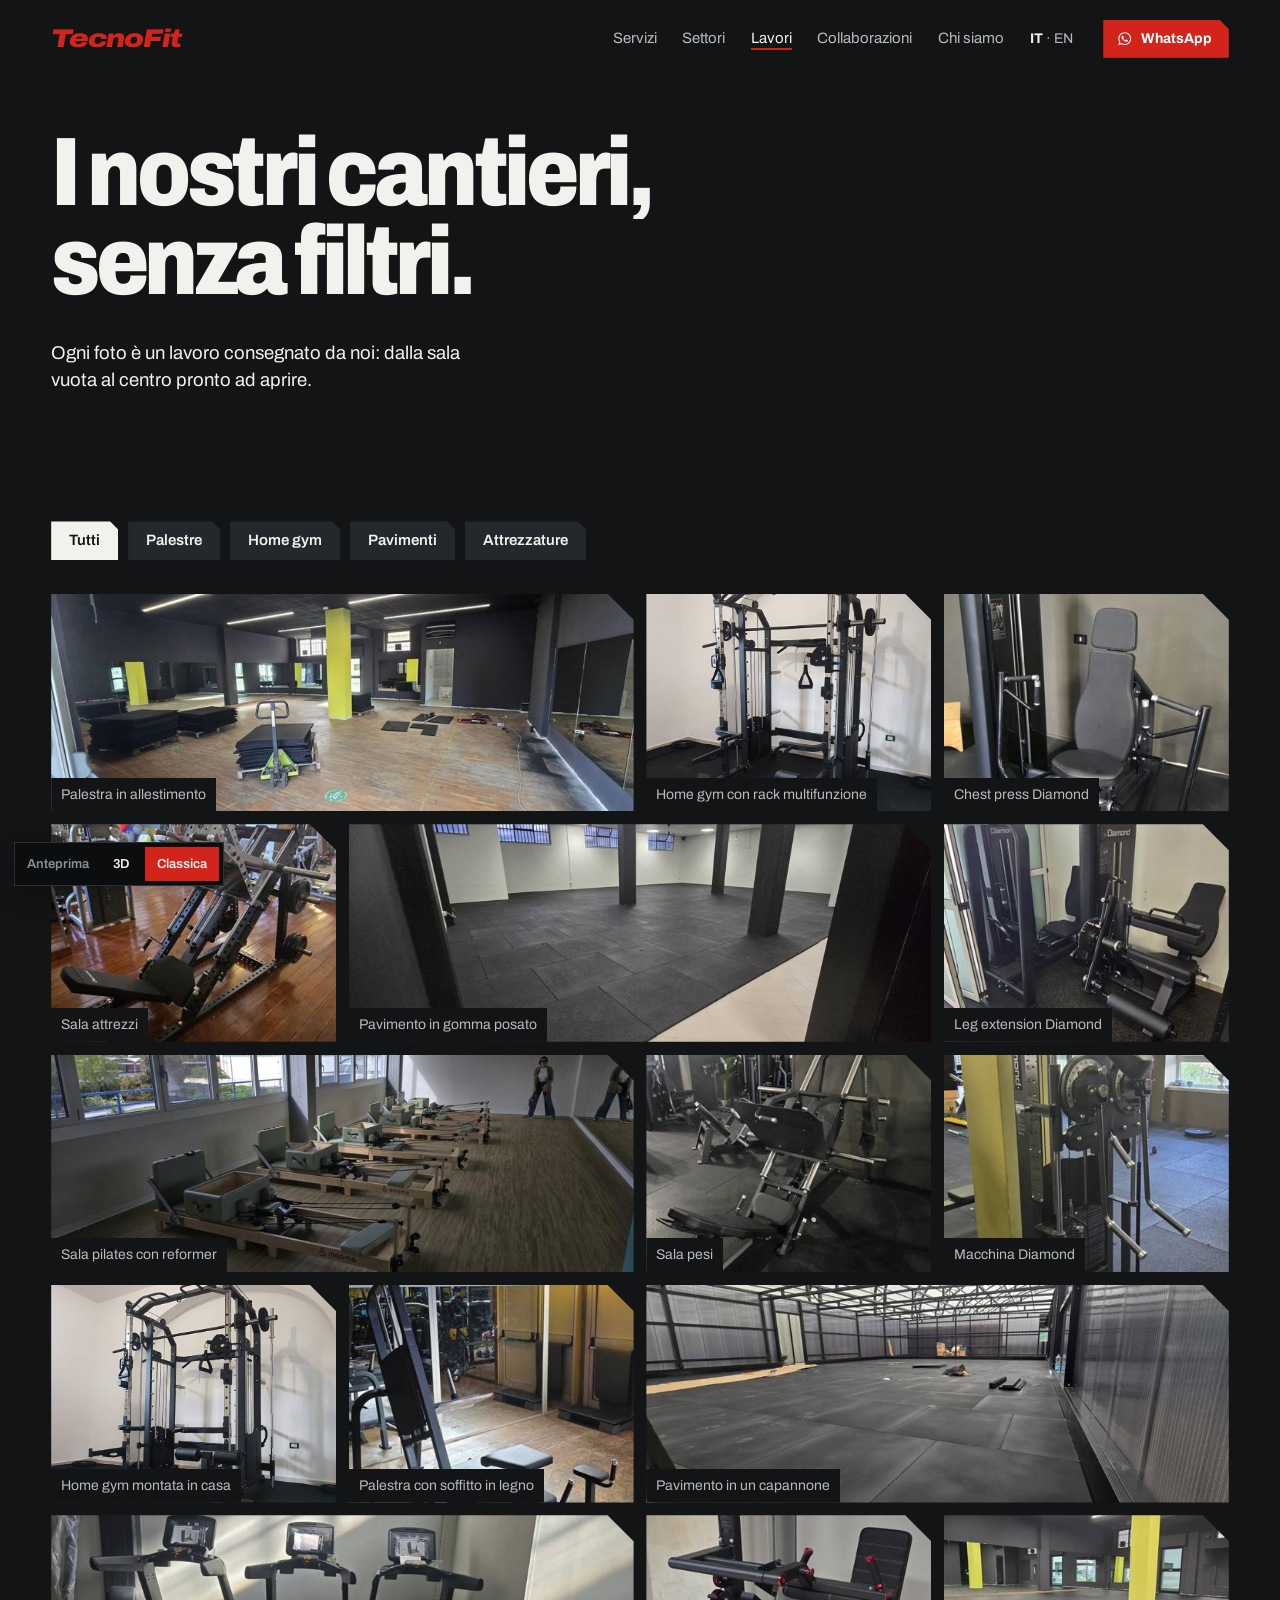
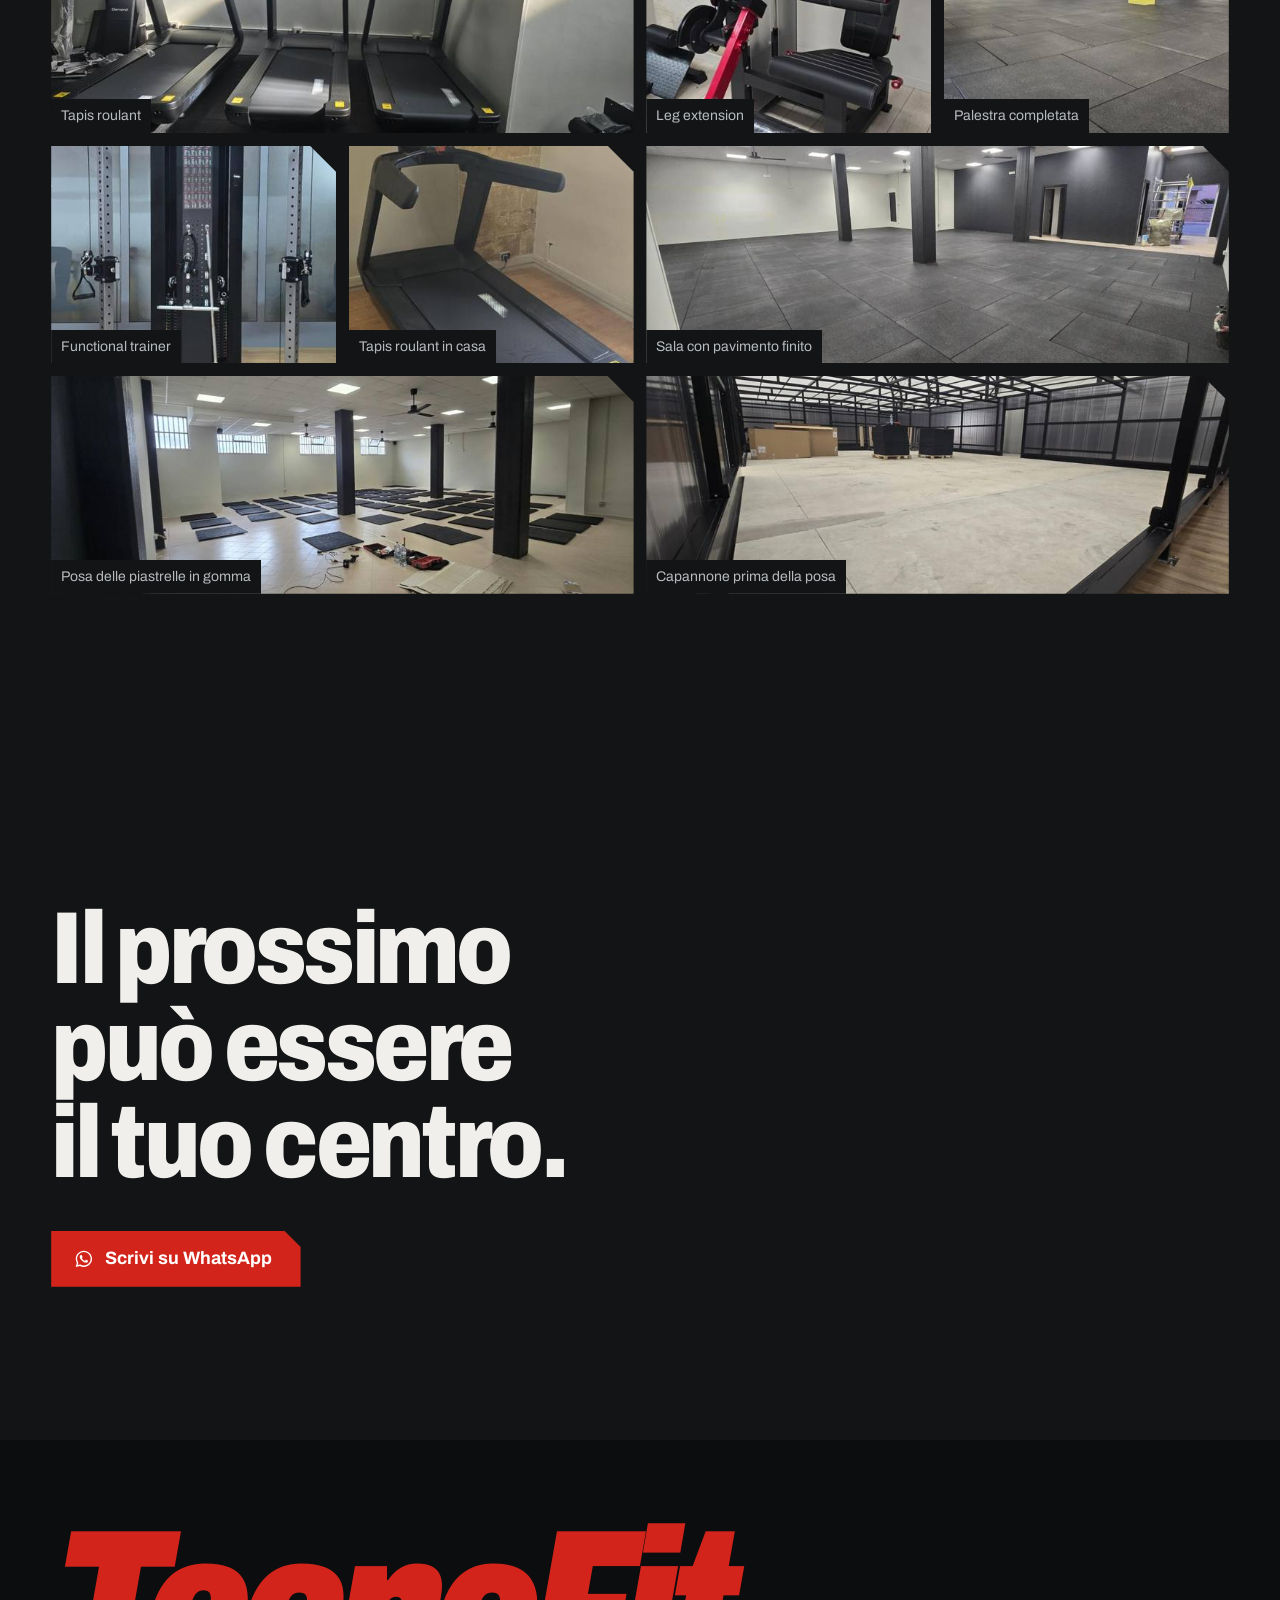
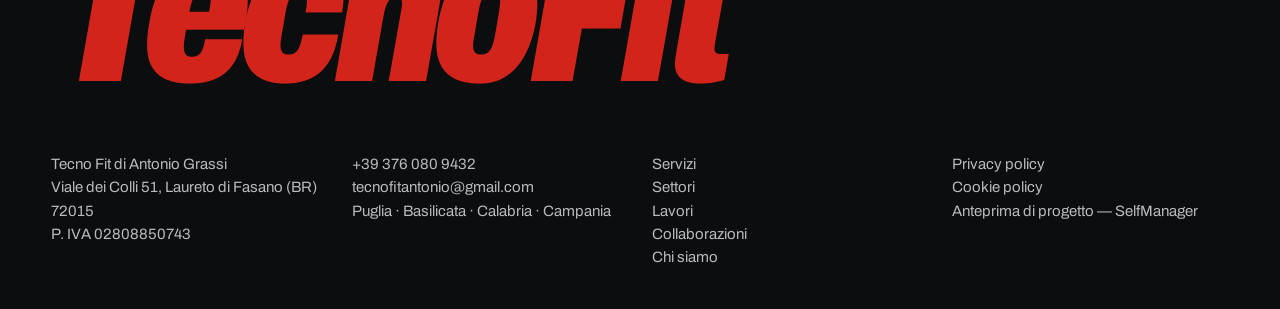
<file: tecnofit/classica/lavori.html>
<!doctype html>
<html lang="it">
<head>
<meta charset="utf-8">
<meta name="viewport" content="width=device-width,initial-scale=1,viewport-fit=cover">
<title>Galleria lavori — TecnoFit</title>
<meta name="description" content="Assistenza tecnica e allestimento per palestre, centri benessere e studi in Puglia, Basilicata, Calabria e Campania. Interventi entro 48 ore.">
<meta name="robots" content="noindex, nofollow">
<link rel="preconnect" href="https://fonts.googleapis.com">
<link rel="preconnect" href="https://fonts.gstatic.com" crossorigin>
<link href="https://fonts.googleapis.com/css2?family=Archivo:ital,wdth,wght@0,62..125,400..900;1,62..125,700..900&display=swap" rel="stylesheet">
<link rel="stylesheet" href="css/main.css">
</head>
<body class="">
<svg width="0" height="0" style="position:absolute" aria-hidden="true">
<symbol id="wa" viewBox="0 0 24 24"><path fill="currentColor" d="M12.04 2C6.58 2 2.13 6.45 2.13 11.91c0 1.75.46 3.45 1.32 4.95L2.05 22l5.25-1.38c1.45.79 3.08 1.21 4.74 1.21 5.46 0 9.91-4.45 9.91-9.91C21.95 6.45 17.5 2 12.04 2zm0 18.15c-1.48 0-2.93-.4-4.2-1.15l-.3-.18-3.12.82.83-3.04-.2-.31a8.2 8.2 0 0 1-1.26-4.38c0-4.54 3.7-8.24 8.25-8.24 4.54 0 8.24 3.7 8.24 8.24 0 4.55-3.7 8.24-8.24 8.24zm4.52-6.16c-.25-.12-1.47-.72-1.69-.81-.23-.08-.39-.12-.56.12-.17.25-.64.81-.78.97-.14.17-.29.19-.54.06-.25-.12-1.05-.39-1.99-1.23-.74-.66-1.23-1.47-1.38-1.72-.14-.25-.02-.38.11-.51.11-.11.25-.29.37-.43.12-.14.17-.25.25-.41.08-.17.04-.31-.02-.43-.06-.12-.56-1.34-.76-1.84-.2-.48-.41-.42-.56-.43h-.48c-.17 0-.43.06-.66.31-.22.25-.86.85-.86 2.07 0 1.22.89 2.4 1.01 2.56.12.17 1.75 2.67 4.23 3.74.59.26 1.05.41 1.41.52.59.19 1.13.16 1.56.1.48-.07 1.47-.6 1.67-1.18.21-.58.21-1.07.14-1.18-.06-.11-.22-.17-.47-.29z"/></symbol>
<symbol id="ar" viewBox="0 0 24 24"><path fill="none" stroke="currentColor" stroke-width="2" stroke-linecap="square" d="M5 12h13M13 6l6 6-6 6"/></symbol>
<symbol id="x" viewBox="0 0 24 24"><path fill="none" stroke="currentColor" stroke-width="2" d="M6 6l12 12M18 6L6 18"/></symbol>
</svg>
<header class="nav">
  <a class="wm" href="./" aria-label="TecnoFit, home">TecnoFit</a>
  <nav id="menu" aria-label="Principale"><a href="servizi.html">Servizi</a><a href="settori.html">Settori</a><a href="lavori.html" aria-current="page">Lavori</a><a href="collaborazioni.html">Collaborazioni</a><a href="chi-siamo.html">Chi siamo</a><span class="lang"><b>IT</b> · <span>EN</span></span><a class="btn cut menu-cta" href="https://wa.me/393760809432?text=Ciao%20Antonio%2C%20vorrei%20informazioni%20su%20un%20intervento." target="_blank" rel="noopener"><svg><use href="#wa"/></svg><span>Scrivi su WhatsApp</span></a></nav>
  <a class="btn cut sm" href="https://wa.me/393760809432?text=Ciao%20Antonio%2C%20vorrei%20informazioni%20su%20un%20intervento." target="_blank" rel="noopener"><svg><use href="#wa"/></svg><span>WhatsApp</span></a>
  <button class="burger" aria-expanded="false" aria-controls="menu" aria-label="Apri il menu"><span></span><span></span></button>
</header>
<main>
<section class="ph"><div class="ph-txt"><h1><span class="ln"><span>I nostri cantieri,</span></span><span class="ln"><span>senza filtri.</span></span></h1><p class="lead">Ogni foto è un lavoro consegnato da noi: dalla sala vuota al centro pronto ad aprire.</p></div></section><section class="gal full" aria-label="Galleria"><div class="chips" role="group" aria-label="Filtra i lavori"><button aria-pressed="true" data-f="*">Tutti</button><button aria-pressed="false" data-f="pal">Palestre</button><button aria-pressed="false" data-f="home">Home gym</button><button aria-pressed="false" data-f="pav">Pavimenti</button><button aria-pressed="false" data-f="att">Attrezzature</button></div><div class="grid" id="grid"></div></section><section class="close"><h2>Il prossimo può essere il tuo centro.</h2><a class="btn cut lg" href="chi-siamo.html#contatti"><svg><use href="#wa"/></svg><span>Scrivi su WhatsApp</span></a></section>
</main>
<footer class="foot">
  <a class="wm big" href="./">TecnoFit</a>
  <div class="foot-g">
    <p>Tecno Fit di Antonio Grassi<br>Viale dei Colli 51, Laureto di Fasano (BR) 72015<br>P. IVA 02808850743</p>
    <p><a href="https://wa.me/393760809432?text=Ciao%20Antonio%2C%20vorrei%20informazioni%20su%20un%20intervento." target="_blank" rel="noopener">+39 376 080 9432</a><br>tecnofitantonio@gmail.com<br>Puglia · Basilicata · Calabria · Campania</p>
    <p><a href="servizi.html">Servizi</a><br><a href="settori.html">Settori</a><br><a href="lavori.html">Lavori</a><br><a href="collaborazioni.html">Collaborazioni</a><br><a href="chi-siamo.html">Chi siamo</a></p>
    <p>Privacy policy<br>Cookie policy<br>Anteprima di progetto — <a href="https://selfmanagers.it" target="_blank" rel="noopener">SelfManager</a></p>
  </div>
</footer>
<a class="fab" href="https://wa.me/393760809432?text=Ciao%20Antonio%2C%20vorrei%20informazioni%20su%20un%20intervento." target="_blank" rel="noopener" aria-label="Scrivi su WhatsApp"><svg><use href="#wa"/></svg></a>
<dialog class="lb" id="lb" aria-label="Foto ingrandita"><button class="lb-x" aria-label="Chiudi"><svg><use href="#x"/></svg></button><img alt=""><p></p></dialog>
<script src="../js/vendor/gsap.min.js"></script>
<script src="../js/vendor/ScrollTrigger.min.js"></script>
<script src="js/main.js"></script>
<div class="vsw" role="navigation" aria-label="Scegli la versione"><span>Anteprima</span><a href="../lavori.html">3D</a><a href="./lavori.html" aria-current="page">Classica</a></div>
<style>.vsw{position:fixed;left:max(14px,env(safe-area-inset-left));bottom:calc(14px + env(safe-area-inset-bottom));z-index:60;display:flex;align-items:center;gap:4px;background:#0c0d0e;border:1px solid #2c3035;padding:4px;font:600 13px/1 Archivo,system-ui,sans-serif;box-shadow:0 10px 30px -10px rgba(0,0,0,.6)}.vsw span{color:#8a8f94;padding:0 8px}.vsw a{color:#f2f1ed;text-decoration:none;padding:9px 12px;min-height:34px;display:inline-flex;align-items:center}.vsw a[aria-current]{background:#d3241c}@media (max-width:900px){.vsw{top:calc(70px + env(safe-area-inset-top));bottom:auto;left:auto;right:12px}}</style>
</body>
</html>
</file>
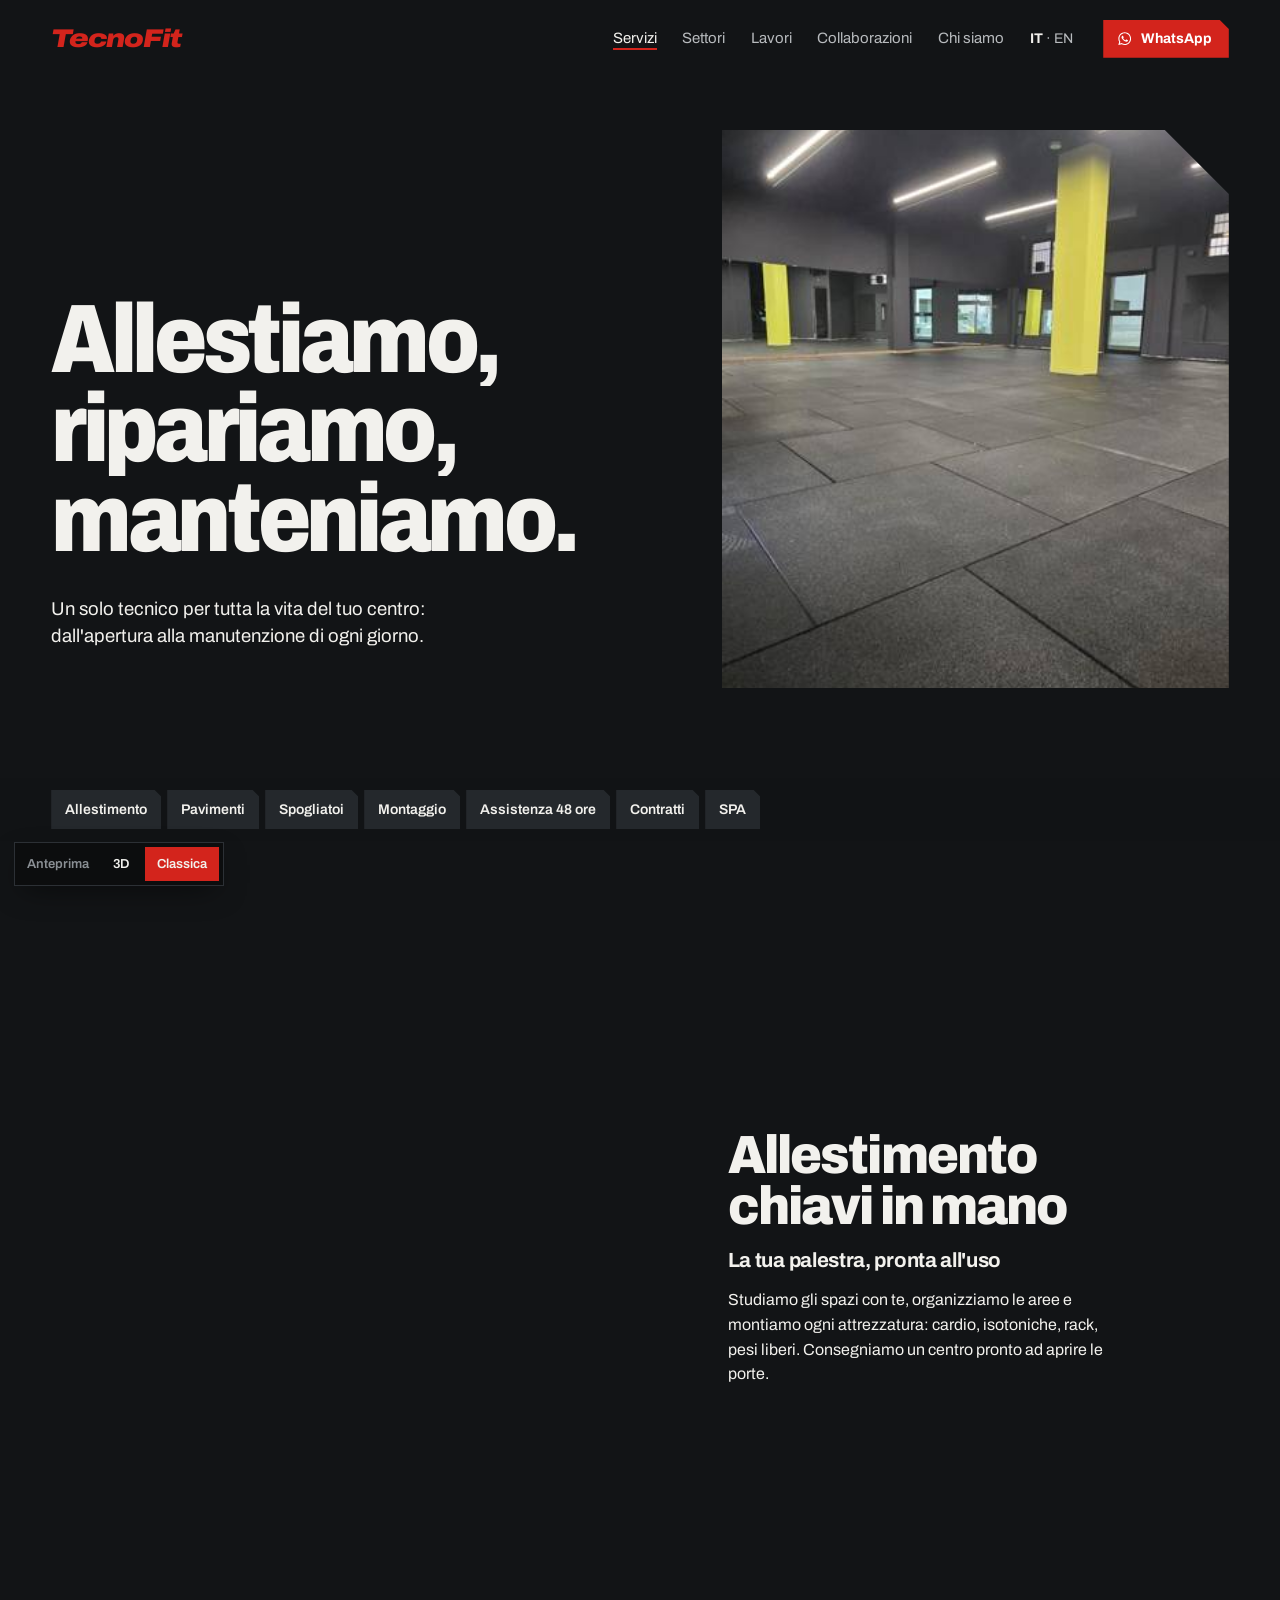
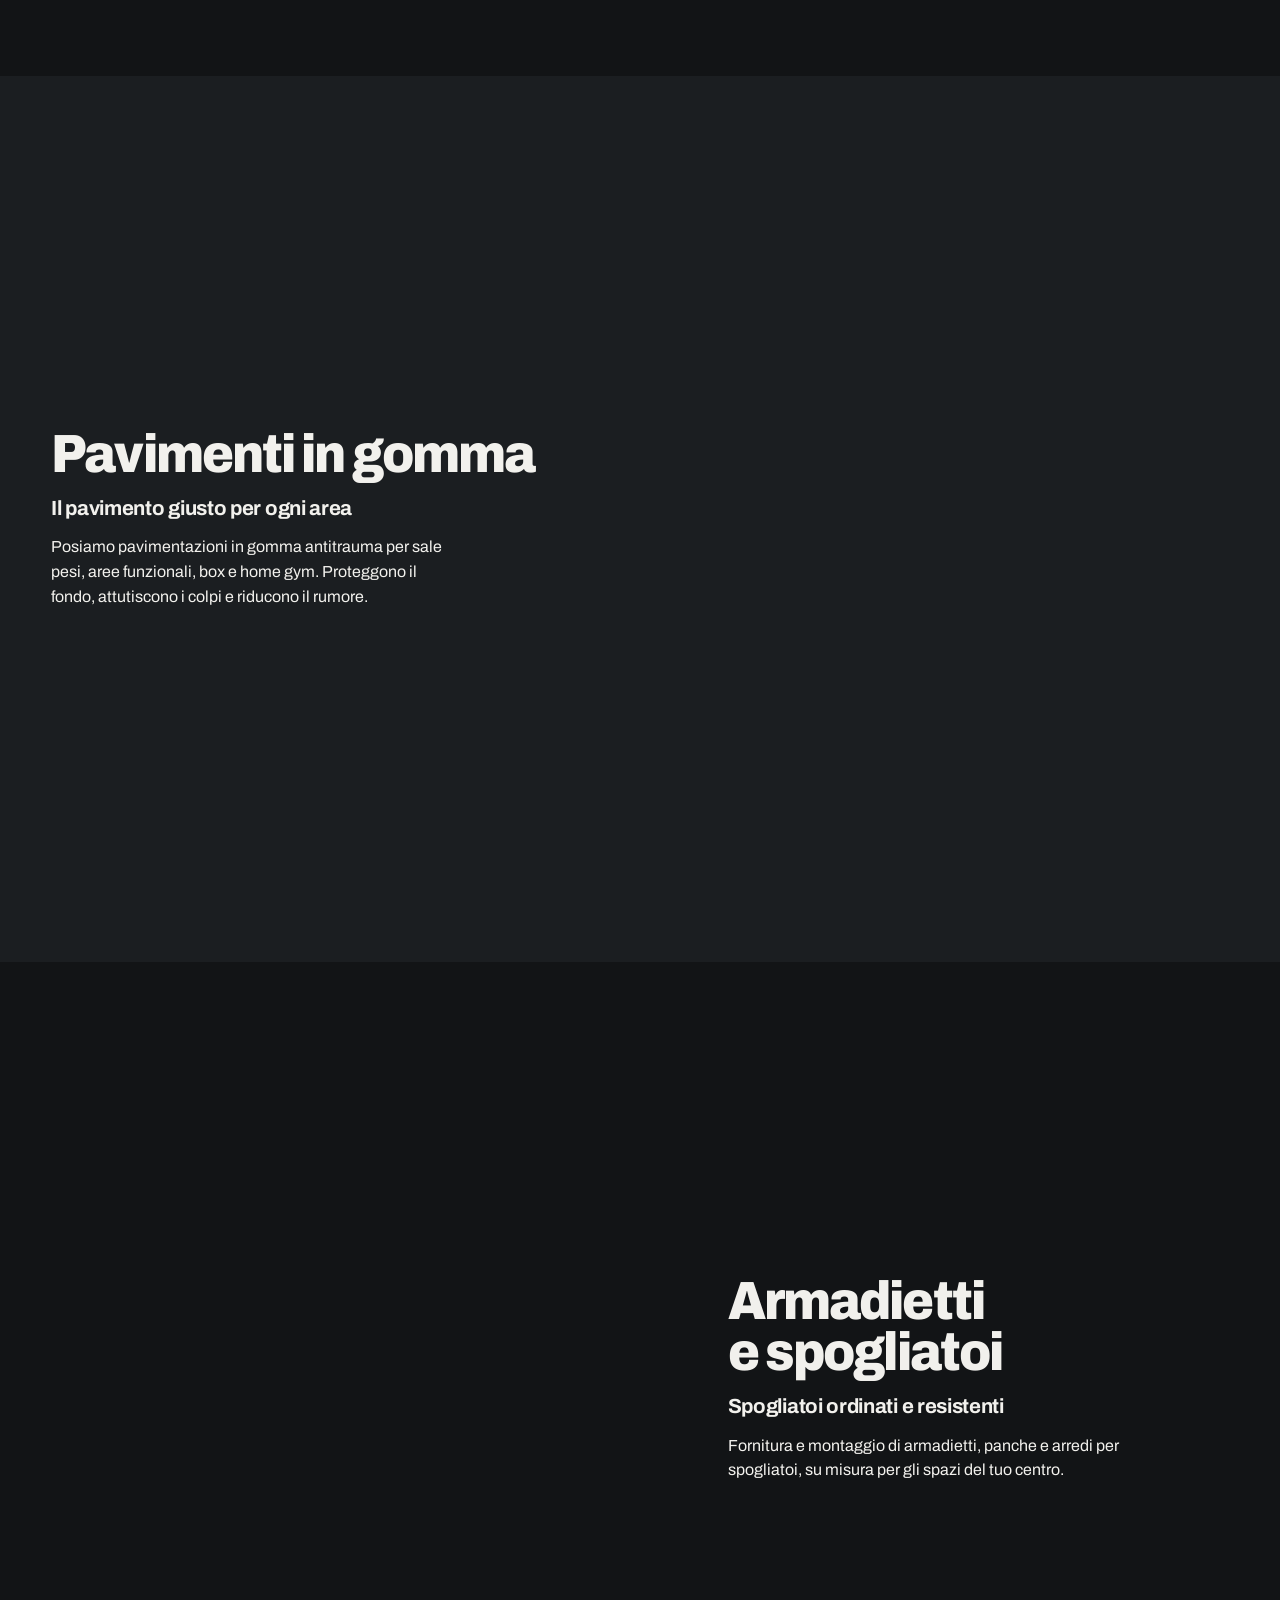
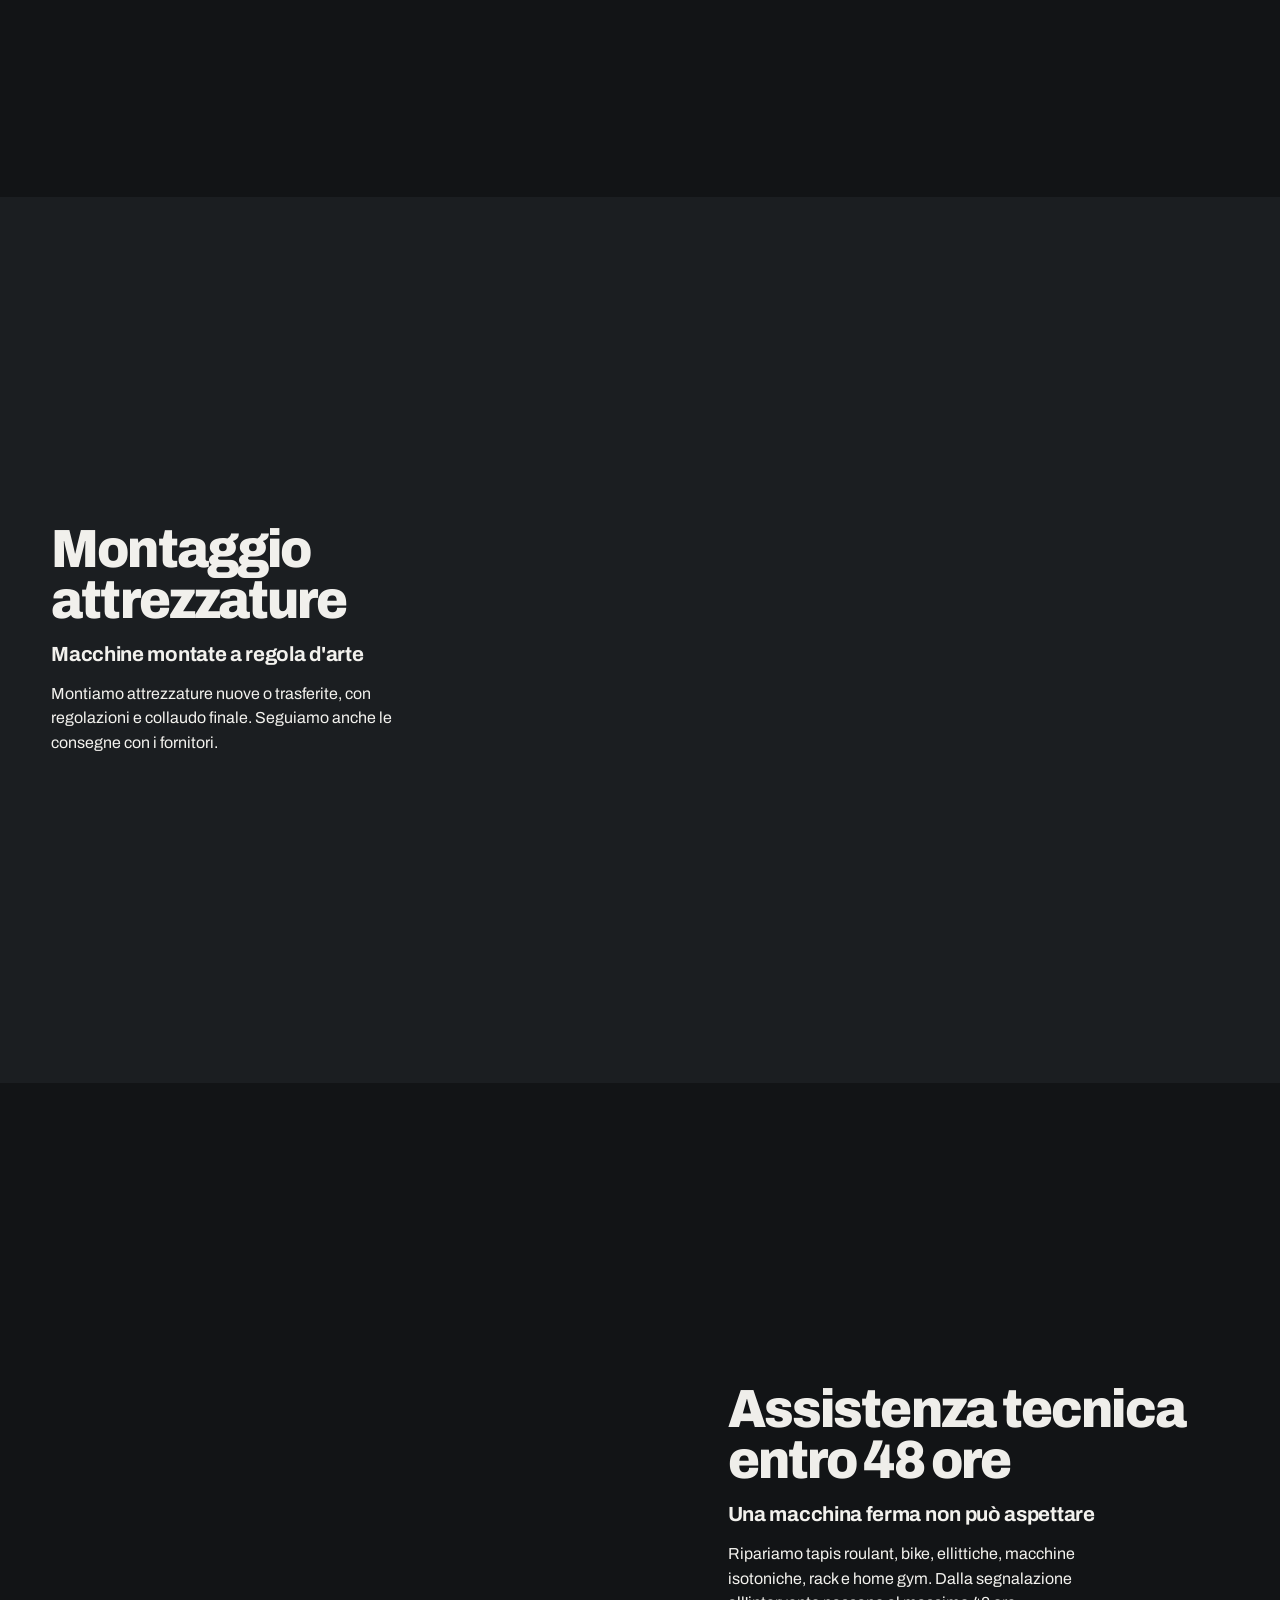
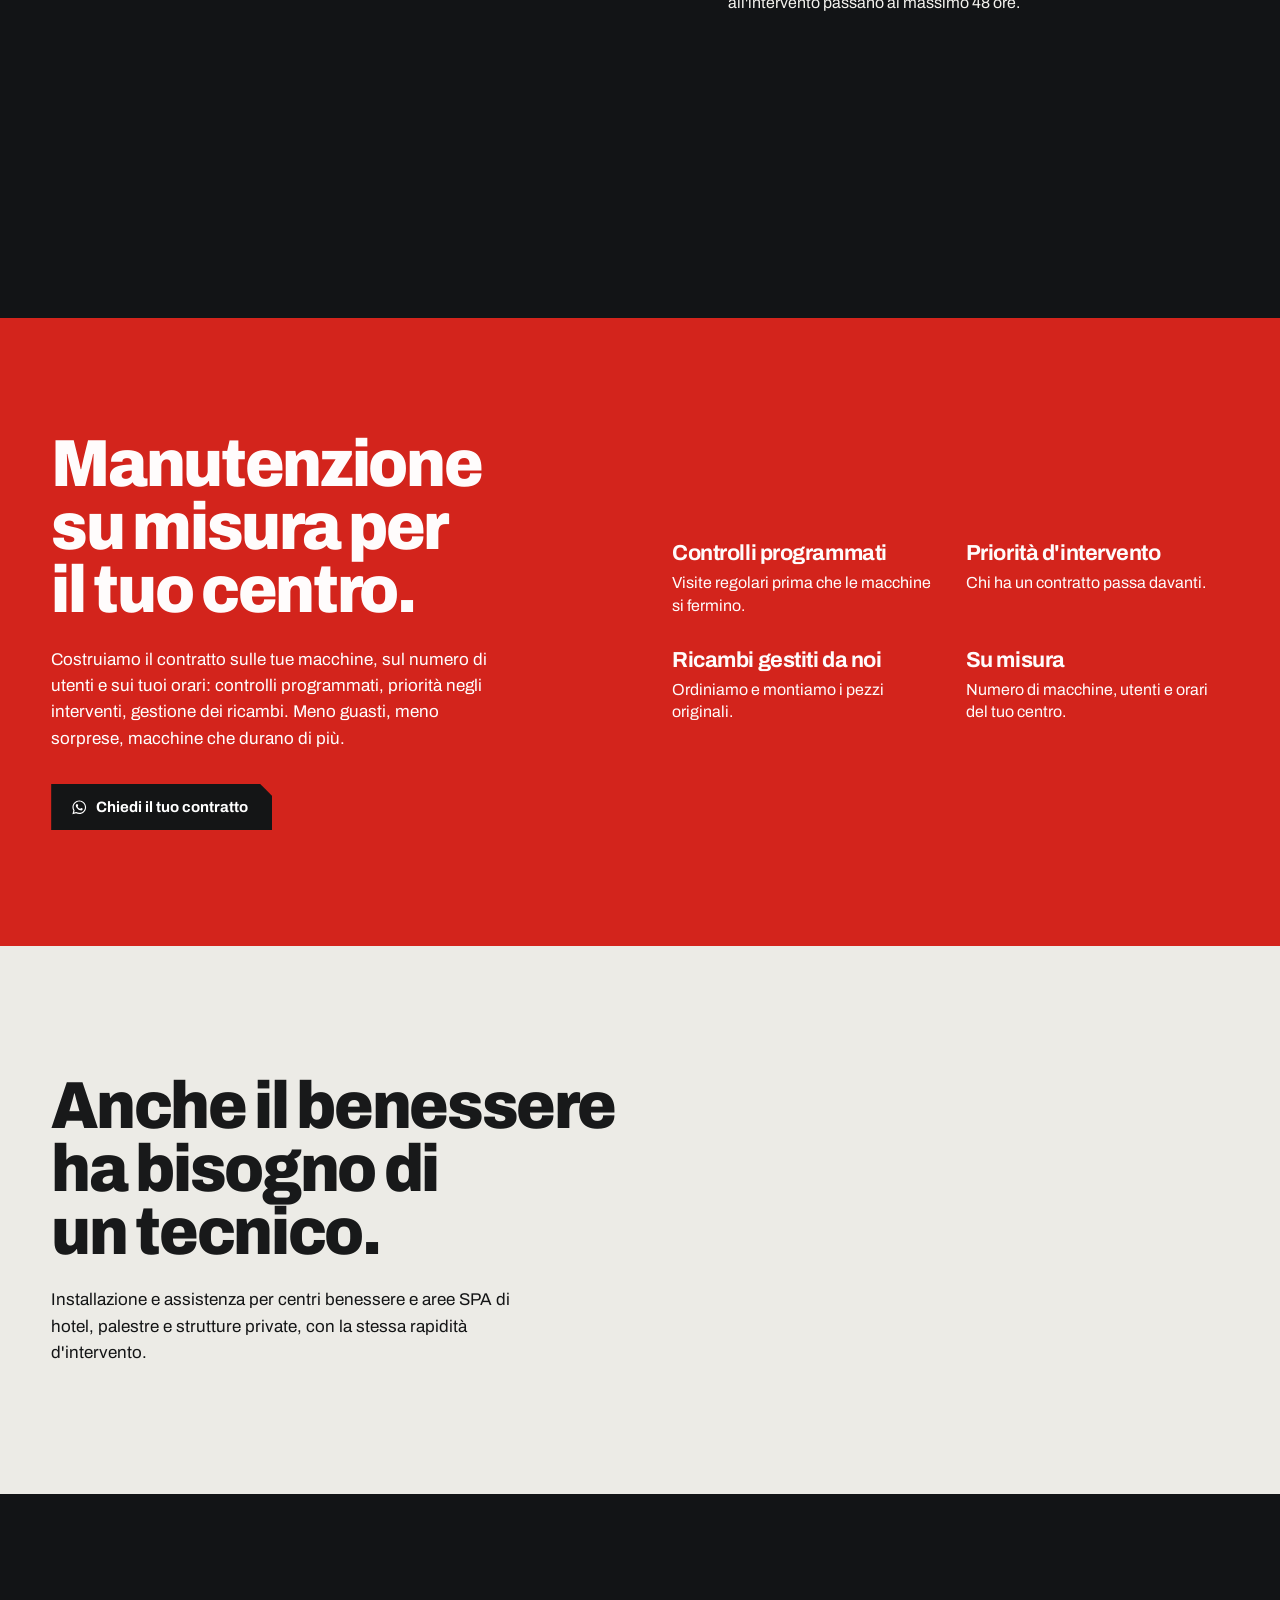
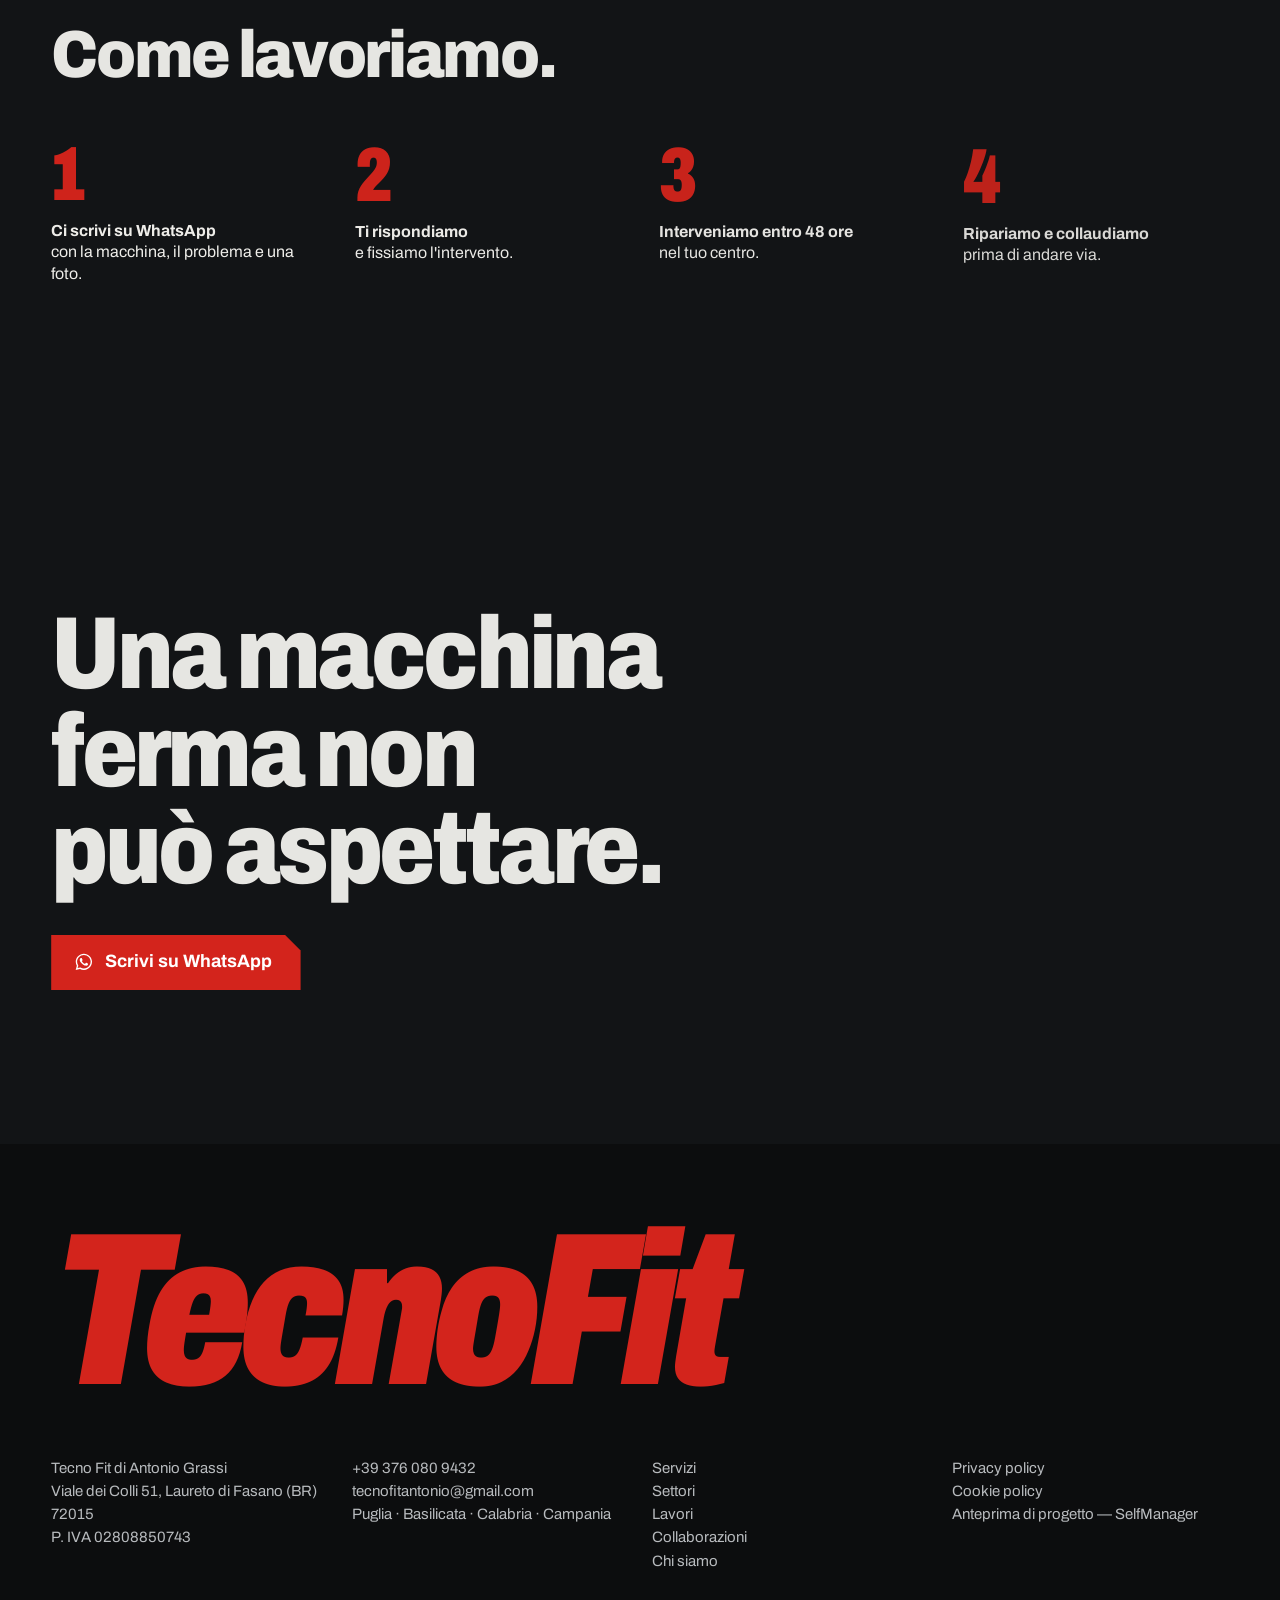
<file: tecnofit/classica/servizi.html>
<!doctype html>
<html lang="it">
<head>
<meta charset="utf-8">
<meta name="viewport" content="width=device-width,initial-scale=1,viewport-fit=cover">
<title>Servizi — TecnoFit</title>
<meta name="description" content="Assistenza tecnica e allestimento per palestre, centri benessere e studi in Puglia, Basilicata, Calabria e Campania. Interventi entro 48 ore.">
<meta name="robots" content="noindex, nofollow">
<link rel="preconnect" href="https://fonts.googleapis.com">
<link rel="preconnect" href="https://fonts.gstatic.com" crossorigin>
<link href="https://fonts.googleapis.com/css2?family=Archivo:ital,wdth,wght@0,62..125,400..900;1,62..125,700..900&display=swap" rel="stylesheet">
<link rel="stylesheet" href="css/main.css">
</head>
<body class="">
<svg width="0" height="0" style="position:absolute" aria-hidden="true">
<symbol id="wa" viewBox="0 0 24 24"><path fill="currentColor" d="M12.04 2C6.58 2 2.13 6.45 2.13 11.91c0 1.75.46 3.45 1.32 4.95L2.05 22l5.25-1.38c1.45.79 3.08 1.21 4.74 1.21 5.46 0 9.91-4.45 9.91-9.91C21.95 6.45 17.5 2 12.04 2zm0 18.15c-1.48 0-2.93-.4-4.2-1.15l-.3-.18-3.12.82.83-3.04-.2-.31a8.2 8.2 0 0 1-1.26-4.38c0-4.54 3.7-8.24 8.25-8.24 4.54 0 8.24 3.7 8.24 8.24 0 4.55-3.7 8.24-8.24 8.24zm4.52-6.16c-.25-.12-1.47-.72-1.69-.81-.23-.08-.39-.12-.56.12-.17.25-.64.81-.78.97-.14.17-.29.19-.54.06-.25-.12-1.05-.39-1.99-1.23-.74-.66-1.23-1.47-1.38-1.72-.14-.25-.02-.38.11-.51.11-.11.25-.29.37-.43.12-.14.17-.25.25-.41.08-.17.04-.31-.02-.43-.06-.12-.56-1.34-.76-1.84-.2-.48-.41-.42-.56-.43h-.48c-.17 0-.43.06-.66.31-.22.25-.86.85-.86 2.07 0 1.22.89 2.4 1.01 2.56.12.17 1.75 2.67 4.23 3.74.59.26 1.05.41 1.41.52.59.19 1.13.16 1.56.1.48-.07 1.47-.6 1.67-1.18.21-.58.21-1.07.14-1.18-.06-.11-.22-.17-.47-.29z"/></symbol>
<symbol id="ar" viewBox="0 0 24 24"><path fill="none" stroke="currentColor" stroke-width="2" stroke-linecap="square" d="M5 12h13M13 6l6 6-6 6"/></symbol>
<symbol id="x" viewBox="0 0 24 24"><path fill="none" stroke="currentColor" stroke-width="2" d="M6 6l12 12M18 6L6 18"/></symbol>
</svg>
<header class="nav">
  <a class="wm" href="./" aria-label="TecnoFit, home">TecnoFit</a>
  <nav id="menu" aria-label="Principale"><a href="servizi.html" aria-current="page">Servizi</a><a href="settori.html">Settori</a><a href="lavori.html">Lavori</a><a href="collaborazioni.html">Collaborazioni</a><a href="chi-siamo.html">Chi siamo</a><span class="lang"><b>IT</b> · <span>EN</span></span><a class="btn cut menu-cta" href="https://wa.me/393760809432?text=Ciao%20Antonio%2C%20vorrei%20informazioni%20su%20un%20intervento." target="_blank" rel="noopener"><svg><use href="#wa"/></svg><span>Scrivi su WhatsApp</span></a></nav>
  <a class="btn cut sm" href="https://wa.me/393760809432?text=Ciao%20Antonio%2C%20vorrei%20informazioni%20su%20un%20intervento." target="_blank" rel="noopener"><svg><use href="#wa"/></svg><span>WhatsApp</span></a>
  <button class="burger" aria-expanded="false" aria-controls="menu" aria-label="Apri il menu"><span></span><span></span></button>
</header>
<main>
<section class="ph has-media"><div class="ph-txt"><h1><span class="ln"><span>Allestiamo,</span></span><span class="ln"><span>ripariamo,</span></span><span class="ln"><span>manteniamo.</span></span></h1><p class="lead">Un solo tecnico per tutta la vita del tuo centro: dall'apertura alla manutenzione di ogni giorno.</p></div><figure class="ph-media cut"><img src="../assets/img/10.jpg" srcset="../assets/img/m/10.jpg 800w, ../assets/img/10.jpg 1400w" sizes="(max-width: 900px) 100vw, 50vw" alt="Palestra completata"></figure></section><nav class="jump" aria-label="Servizi"><a href="#s0">Allestimento</a><a href="#s1">Pavimenti</a><a href="#s2">Spogliatoi</a><a href="#s3">Montaggio</a><a href="#s4">Assistenza 48 ore</a><a href="#contratti">Contratti</a><a href="#spa">SPA</a></nav><section class="srow" id="s0"><figure class="cut"><img src="../assets/img/9.jpg" srcset="../assets/img/m/9.jpg 800w, ../assets/img/9.jpg 1400w" sizes="(max-width: 900px) 100vw, 50vw" alt="Palestra in allestimento" loading="lazy"></figure><div><h2>Allestimento chiavi in mano</h2><p class="sub">La tua palestra, pronta all'uso</p><p>Studiamo gli spazi con te, organizziamo le aree e montiamo ogni attrezzatura: cardio, isotoniche, rack, pesi liberi. Consegniamo un centro pronto ad aprire le porte.</p></div></section><section class="srow rev" id="s1"><figure class="cut"><img src="../assets/img/17.jpg" srcset="../assets/img/m/17.jpg 800w, ../assets/img/17.jpg 1400w" sizes="(max-width: 900px) 100vw, 50vw" alt="Pavimento in gomma in un capannone" loading="lazy"></figure><div><h2>Pavimenti in gomma</h2><p class="sub">Il pavimento giusto per ogni area</p><p>Posiamo pavimentazioni in gomma antitrauma per sale pesi, aree funzionali, box e home gym. Proteggono il fondo, attutiscono i colpi e riducono il rumore.</p></div></section><section class="srow" id="s2"><figure class="cut"><img src="../assets/img/11.jpg" srcset="../assets/img/m/11.jpg 800w, ../assets/img/11.jpg 1400w" sizes="(max-width: 900px) 100vw, 50vw" alt="Sala attrezzi con spogliatoi" loading="lazy"></figure><div><h2>Armadietti e spogliatoi</h2><p class="sub">Spogliatoi ordinati e resistenti</p><p>Fornitura e montaggio di armadietti, panche e arredi per spogliatoi, su misura per gli spazi del tuo centro.</p></div></section><section class="srow rev" id="s3"><figure class="cut"><img src="../assets/img/14.jpg" srcset="../assets/img/m/14.jpg 800w, ../assets/img/14.jpg 1400w" sizes="(max-width: 900px) 100vw, 50vw" alt="Macchina Diamond montata" loading="lazy"></figure><div><h2>Montaggio attrezzature</h2><p class="sub">Macchine montate a regola d'arte</p><p>Montiamo attrezzature nuove o trasferite, con regolazioni e collaudo finale. Seguiamo anche le consegne con i fornitori.</p></div></section><section class="srow" id="s4"><figure class="cut"><img src="../assets/img/1.jpg" srcset="../assets/img/m/1.jpg 800w, ../assets/img/1.jpg 1400w" sizes="(max-width: 900px) 100vw, 50vw" alt="Tapis roulant" loading="lazy"></figure><div><h2>Assistenza tecnica entro 48 ore</h2><p class="sub">Una macchina ferma non può aspettare</p><p>Ripariamo tapis roulant, bike, ellittiche, macchine isotoniche, rack e home gym. Dalla segnalazione all'intervento passano al massimo 48 ore.</p></div></section><section class="contr" id="contratti"><div><h2>Manutenzione su misura per il tuo centro.</h2><p>Costruiamo il contratto sulle tue macchine, sul numero di utenti e sui tuoi orari: controlli programmati, priorità negli interventi, gestione dei ricambi. Meno guasti, meno sorprese, macchine che durano di più.</p><a class="btn cut dark" href="https://wa.me/393760809432?text=Ciao%20Antonio%2C%20vorrei%20informazioni%20su%20un%20intervento." target="_blank" rel="noopener"><svg><use href="#wa"/></svg><span>Chiedi il tuo contratto</span></a></div>
<ul><li><b>Controlli programmati</b>Visite regolari prima che le macchine si fermino.</li><li><b>Priorità d'intervento</b>Chi ha un contratto passa davanti.</li><li><b>Ricambi gestiti da noi</b>Ordiniamo e montiamo i pezzi originali.</li><li><b>Su misura</b>Numero di macchine, utenti e orari del tuo centro.</li></ul></section>
<section class="spa" id="spa"><h2>Anche il benessere ha bisogno di un tecnico.</h2><p>Installazione e assistenza per centri benessere e aree SPA di hotel, palestre e strutture private, con la stessa rapidità d'intervento.</p></section>
<section class="how"><h2>Come lavoriamo.</h2><ol class="steps big4"><li><b>Ci scrivi su WhatsApp</b> con la macchina, il problema e una foto.</li><li><b>Ti rispondiamo</b> e fissiamo l'intervento.</li><li><b>Interveniamo entro 48 ore</b> nel tuo centro.</li><li><b>Ripariamo e collaudiamo</b> prima di andare via.</li></ol></section>
<section class="close"><h2>Una macchina ferma non può aspettare.</h2><a class="btn cut lg" href="chi-siamo.html#contatti"><svg><use href="#wa"/></svg><span>Scrivi su WhatsApp</span></a></section>
</main>
<footer class="foot">
  <a class="wm big" href="./">TecnoFit</a>
  <div class="foot-g">
    <p>Tecno Fit di Antonio Grassi<br>Viale dei Colli 51, Laureto di Fasano (BR) 72015<br>P. IVA 02808850743</p>
    <p><a href="https://wa.me/393760809432?text=Ciao%20Antonio%2C%20vorrei%20informazioni%20su%20un%20intervento." target="_blank" rel="noopener">+39 376 080 9432</a><br>tecnofitantonio@gmail.com<br>Puglia · Basilicata · Calabria · Campania</p>
    <p><a href="servizi.html">Servizi</a><br><a href="settori.html">Settori</a><br><a href="lavori.html">Lavori</a><br><a href="collaborazioni.html">Collaborazioni</a><br><a href="chi-siamo.html">Chi siamo</a></p>
    <p>Privacy policy<br>Cookie policy<br>Anteprima di progetto — <a href="https://selfmanagers.it" target="_blank" rel="noopener">SelfManager</a></p>
  </div>
</footer>
<a class="fab" href="https://wa.me/393760809432?text=Ciao%20Antonio%2C%20vorrei%20informazioni%20su%20un%20intervento." target="_blank" rel="noopener" aria-label="Scrivi su WhatsApp"><svg><use href="#wa"/></svg></a>
<dialog class="lb" id="lb" aria-label="Foto ingrandita"><button class="lb-x" aria-label="Chiudi"><svg><use href="#x"/></svg></button><img alt=""><p></p></dialog>
<script src="../js/vendor/gsap.min.js"></script>
<script src="../js/vendor/ScrollTrigger.min.js"></script>
<script src="js/main.js"></script>
<div class="vsw" role="navigation" aria-label="Scegli la versione"><span>Anteprima</span><a href="../servizi.html">3D</a><a href="./servizi.html" aria-current="page">Classica</a></div>
<style>.vsw{position:fixed;left:max(14px,env(safe-area-inset-left));bottom:calc(14px + env(safe-area-inset-bottom));z-index:60;display:flex;align-items:center;gap:4px;background:#0c0d0e;border:1px solid #2c3035;padding:4px;font:600 13px/1 Archivo,system-ui,sans-serif;box-shadow:0 10px 30px -10px rgba(0,0,0,.6)}.vsw span{color:#8a8f94;padding:0 8px}.vsw a{color:#f2f1ed;text-decoration:none;padding:9px 12px;min-height:34px;display:inline-flex;align-items:center}.vsw a[aria-current]{background:#d3241c}@media (max-width:900px){.vsw{top:calc(70px + env(safe-area-inset-top));bottom:auto;left:auto;right:12px}}</style>
</body>
</html>
</file>
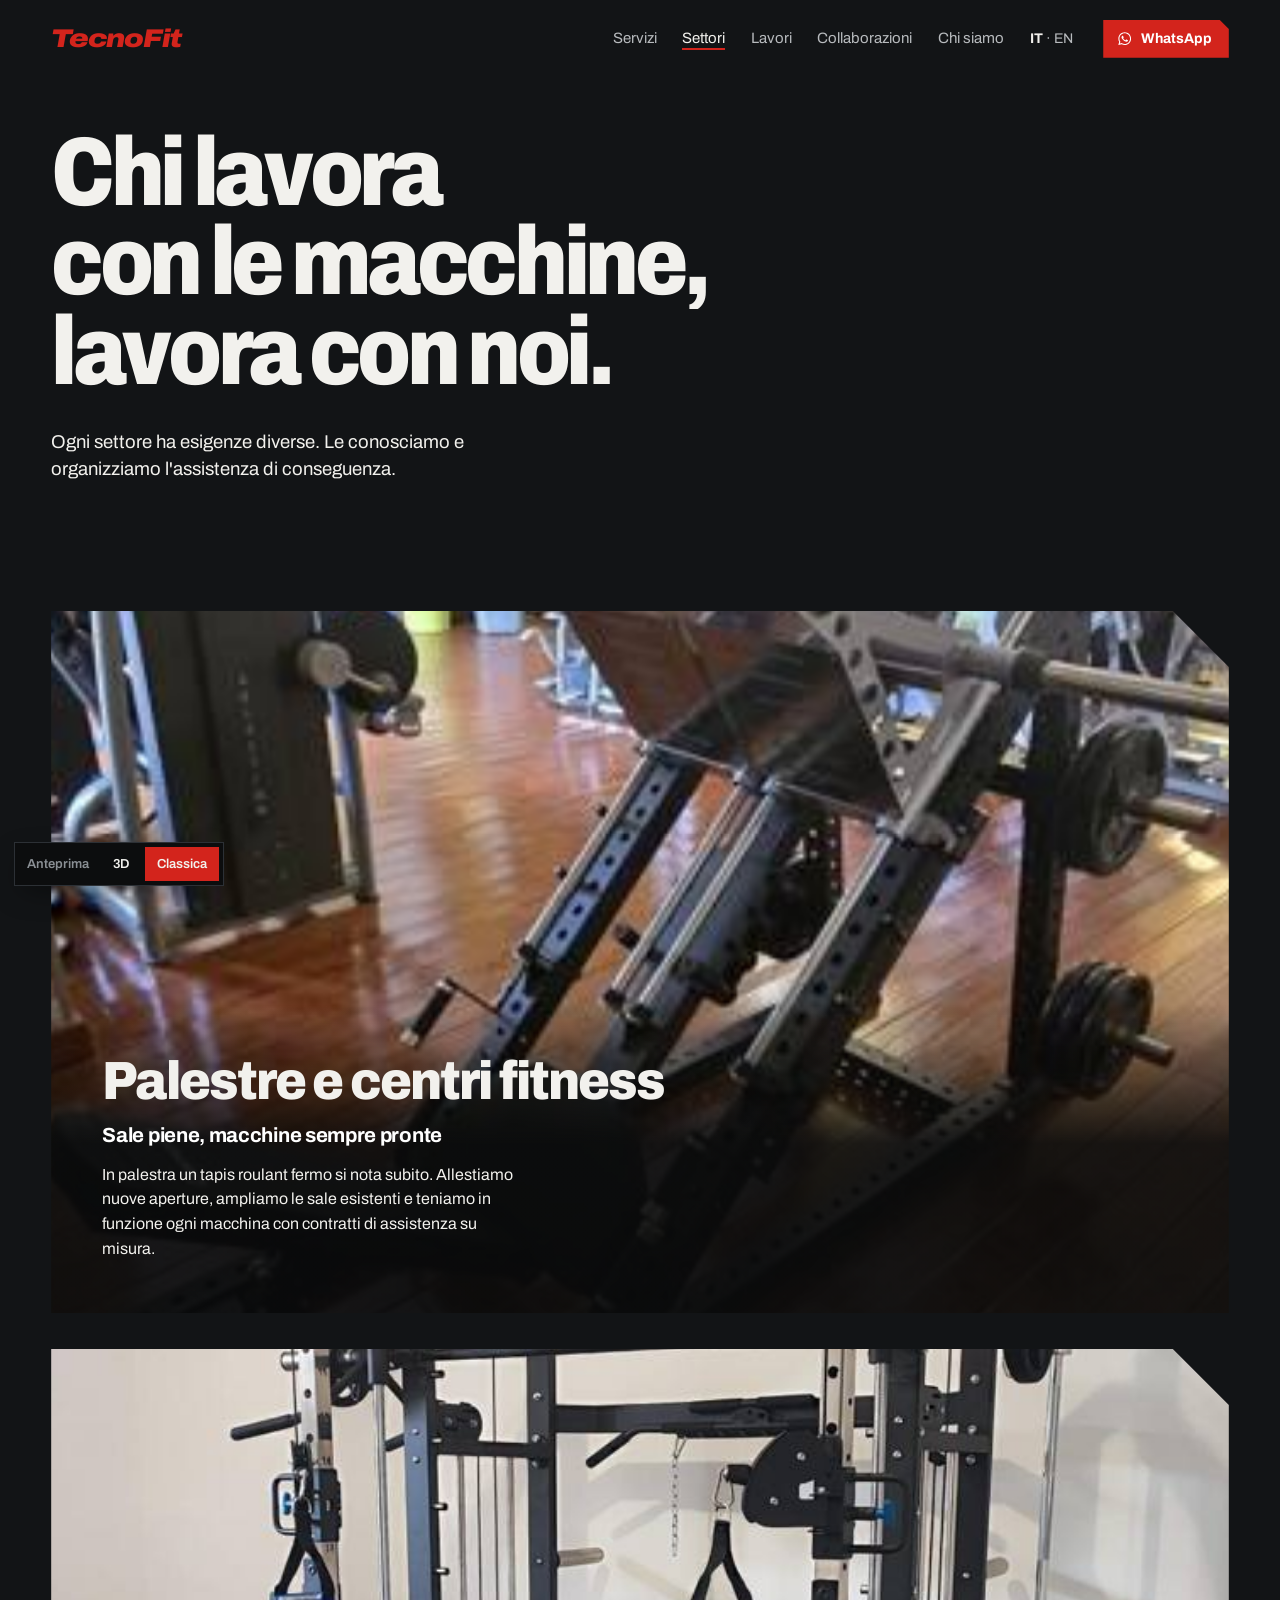
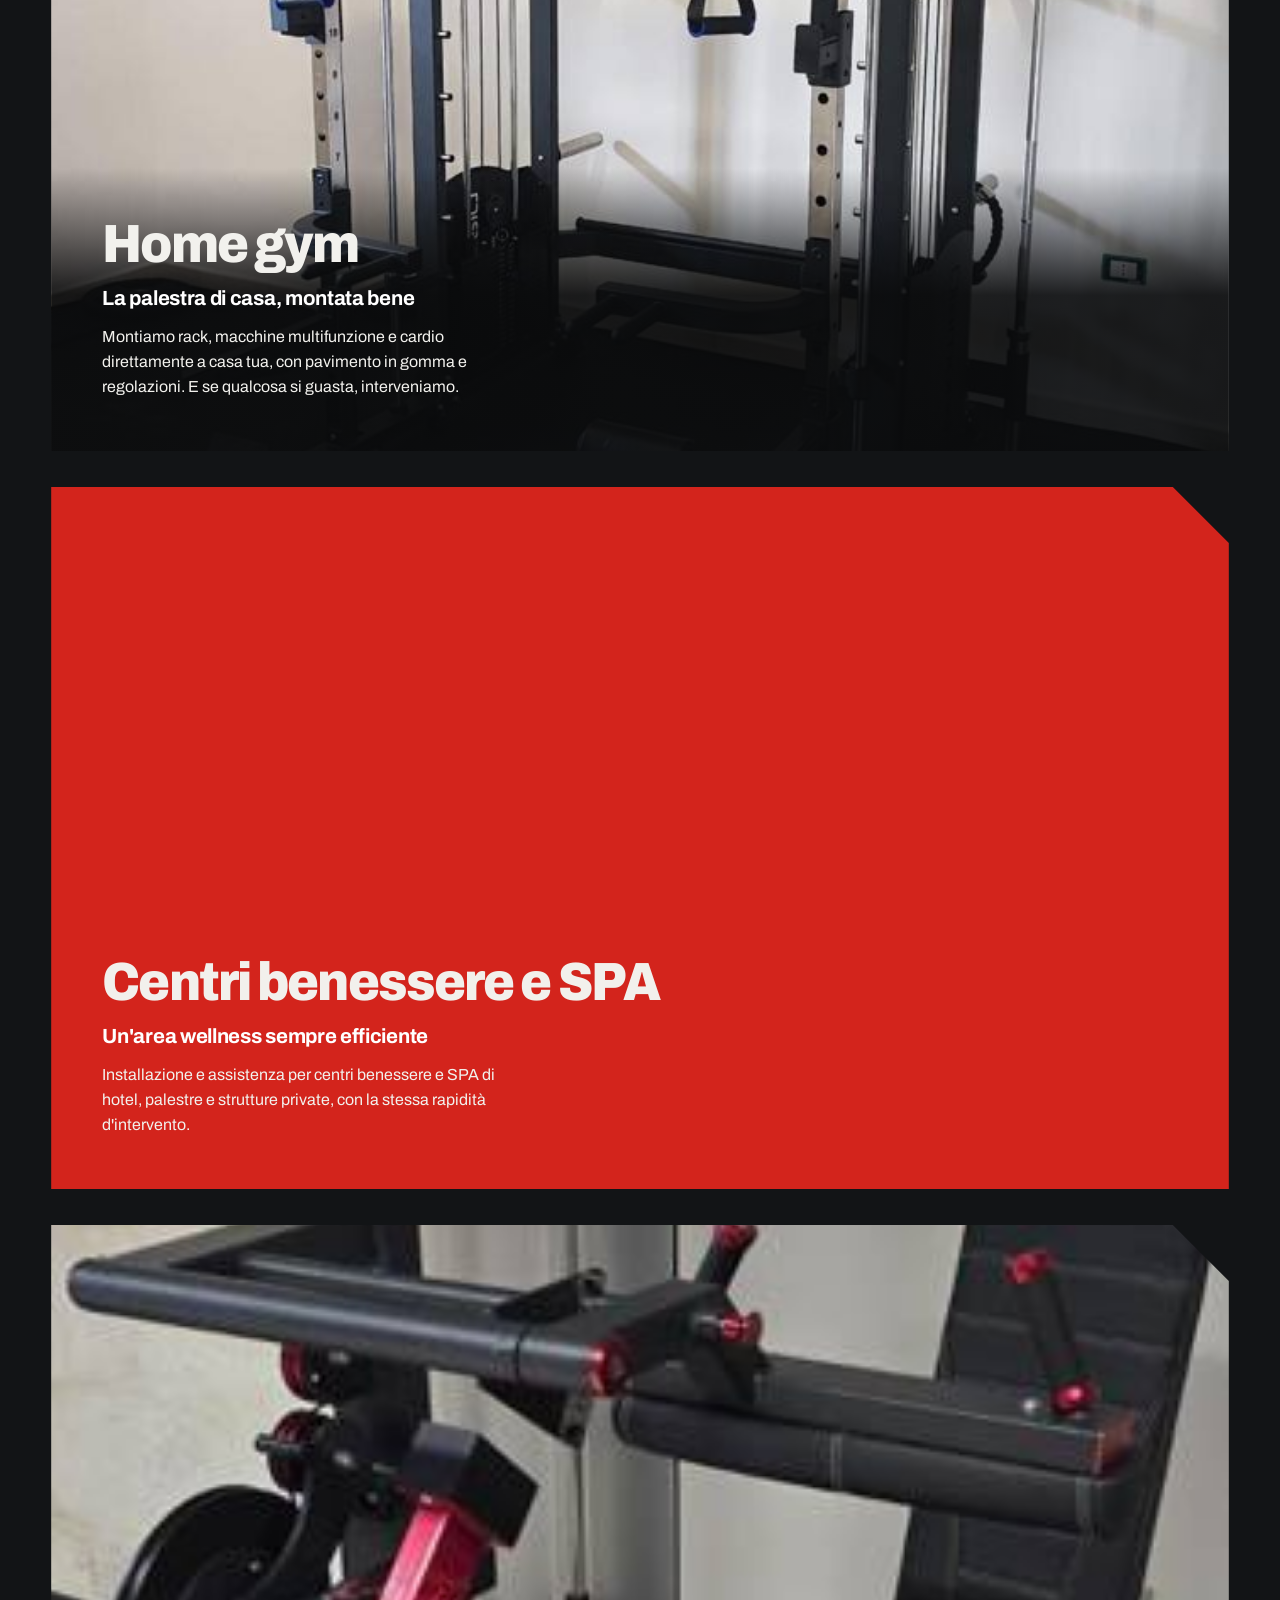
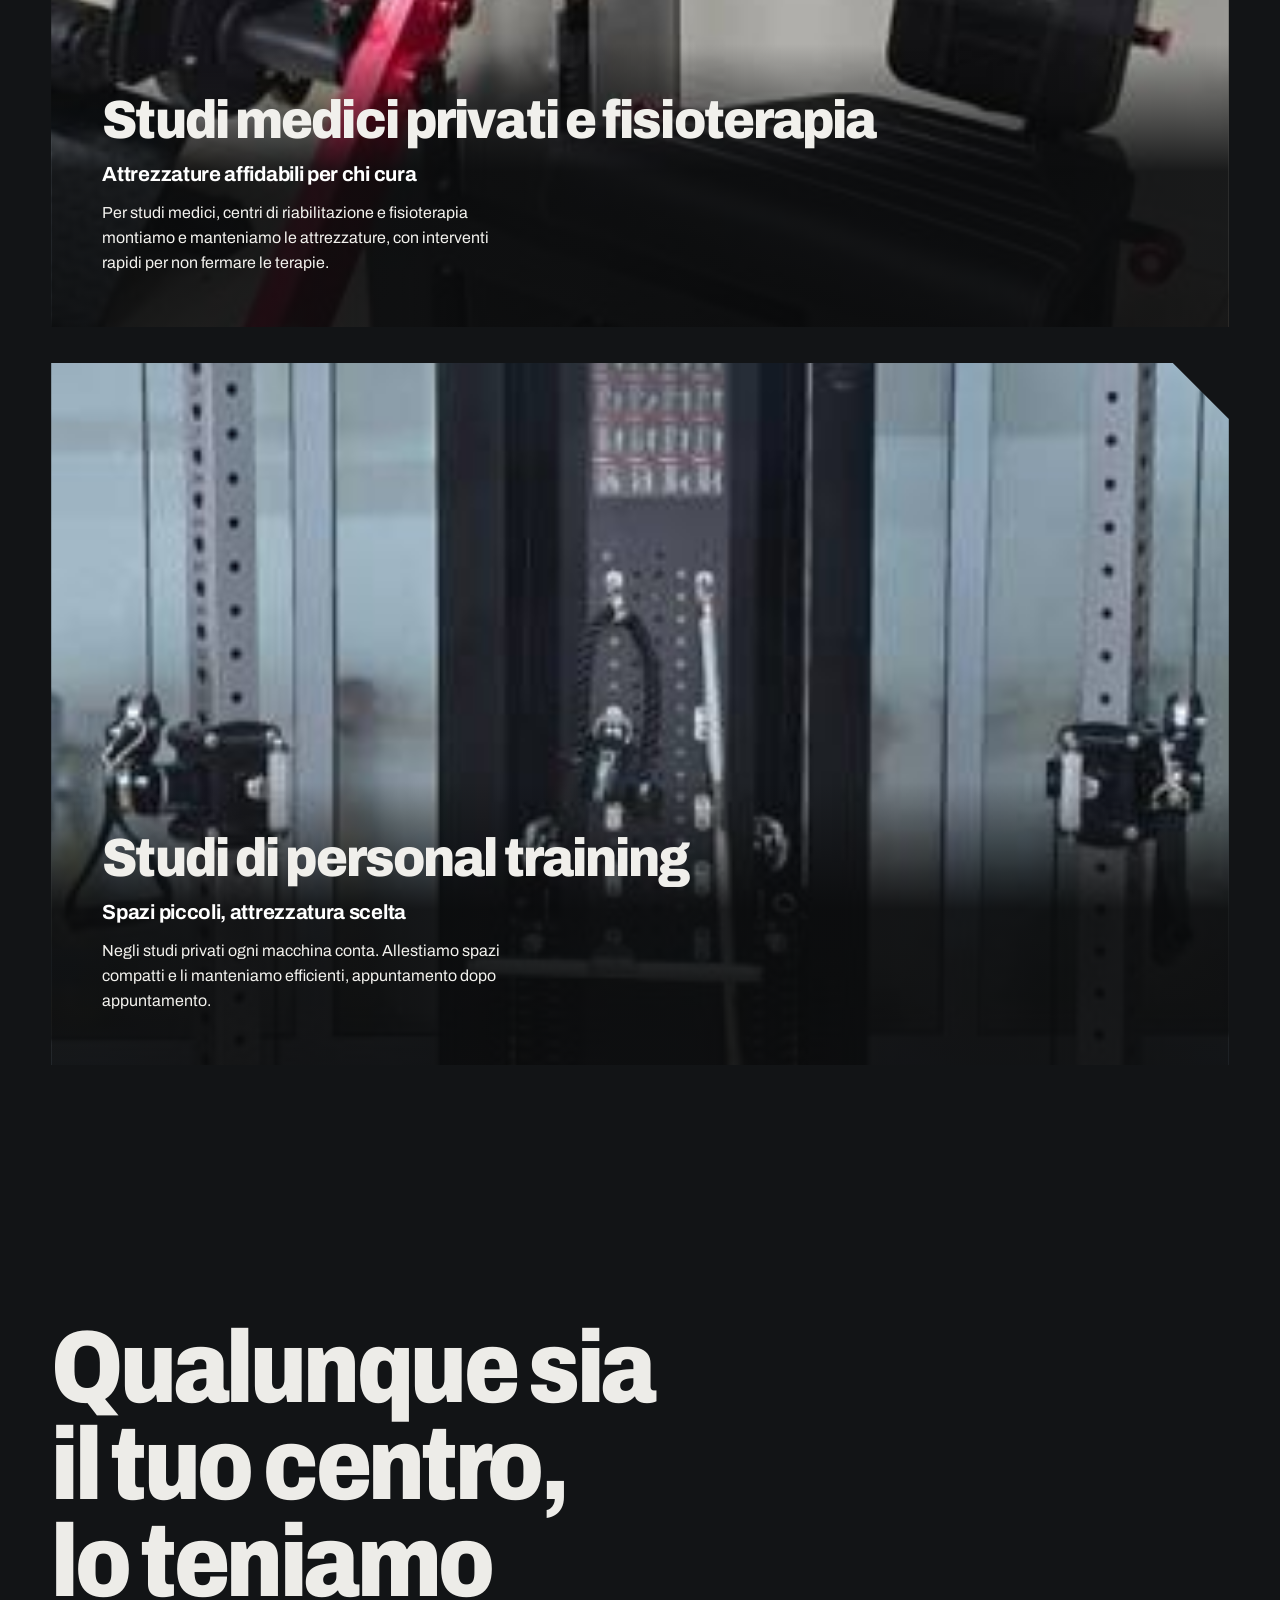
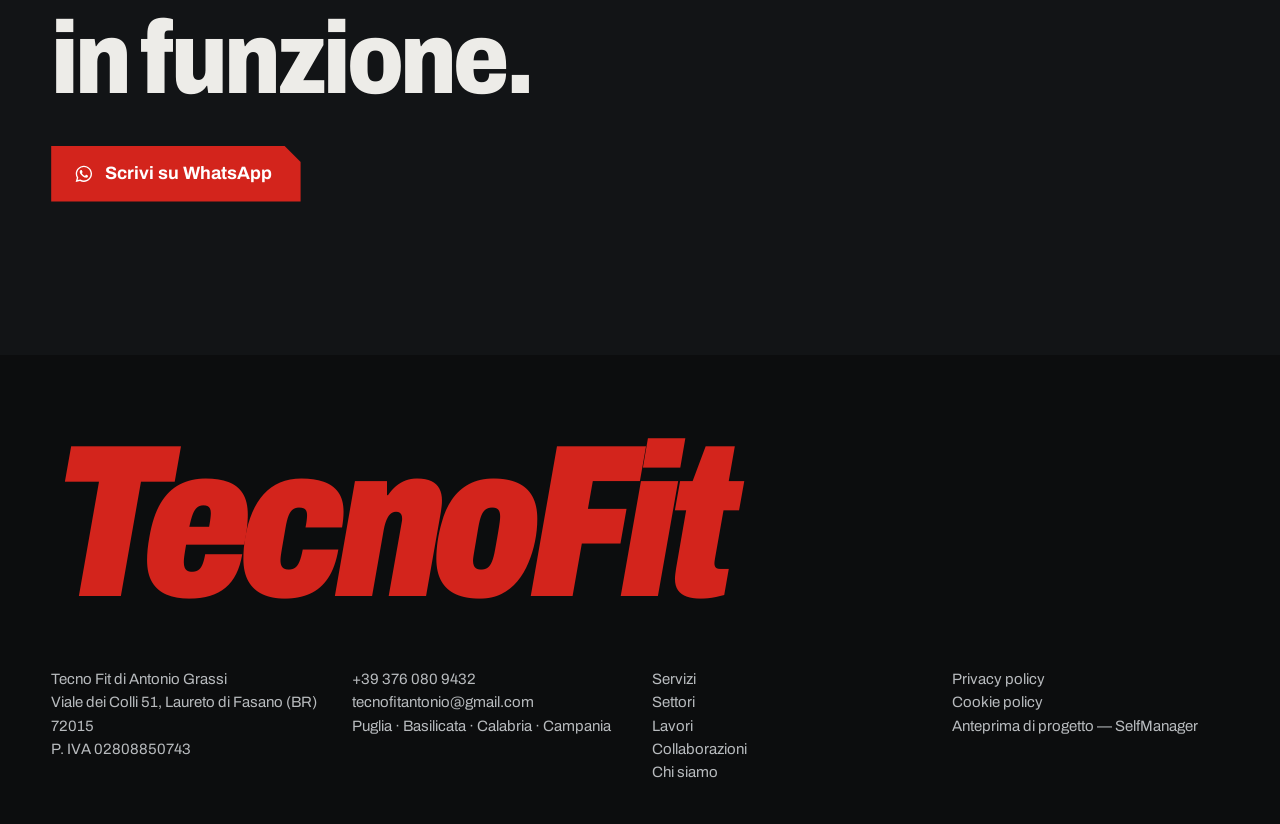
<file: tecnofit/classica/settori.html>
<!doctype html>
<html lang="it">
<head>
<meta charset="utf-8">
<meta name="viewport" content="width=device-width,initial-scale=1,viewport-fit=cover">
<title>Settori serviti — TecnoFit</title>
<meta name="description" content="Assistenza tecnica e allestimento per palestre, centri benessere e studi in Puglia, Basilicata, Calabria e Campania. Interventi entro 48 ore.">
<meta name="robots" content="noindex, nofollow">
<link rel="preconnect" href="https://fonts.googleapis.com">
<link rel="preconnect" href="https://fonts.gstatic.com" crossorigin>
<link href="https://fonts.googleapis.com/css2?family=Archivo:ital,wdth,wght@0,62..125,400..900;1,62..125,700..900&display=swap" rel="stylesheet">
<link rel="stylesheet" href="css/main.css">
</head>
<body class="">
<svg width="0" height="0" style="position:absolute" aria-hidden="true">
<symbol id="wa" viewBox="0 0 24 24"><path fill="currentColor" d="M12.04 2C6.58 2 2.13 6.45 2.13 11.91c0 1.75.46 3.45 1.32 4.95L2.05 22l5.25-1.38c1.45.79 3.08 1.21 4.74 1.21 5.46 0 9.91-4.45 9.91-9.91C21.95 6.45 17.5 2 12.04 2zm0 18.15c-1.48 0-2.93-.4-4.2-1.15l-.3-.18-3.12.82.83-3.04-.2-.31a8.2 8.2 0 0 1-1.26-4.38c0-4.54 3.7-8.24 8.25-8.24 4.54 0 8.24 3.7 8.24 8.24 0 4.55-3.7 8.24-8.24 8.24zm4.52-6.16c-.25-.12-1.47-.72-1.69-.81-.23-.08-.39-.12-.56.12-.17.25-.64.81-.78.97-.14.17-.29.19-.54.06-.25-.12-1.05-.39-1.99-1.23-.74-.66-1.23-1.47-1.38-1.72-.14-.25-.02-.38.11-.51.11-.11.25-.29.37-.43.12-.14.17-.25.25-.41.08-.17.04-.31-.02-.43-.06-.12-.56-1.34-.76-1.84-.2-.48-.41-.42-.56-.43h-.48c-.17 0-.43.06-.66.31-.22.25-.86.85-.86 2.07 0 1.22.89 2.4 1.01 2.56.12.17 1.75 2.67 4.23 3.74.59.26 1.05.41 1.41.52.59.19 1.13.16 1.56.1.48-.07 1.47-.6 1.67-1.18.21-.58.21-1.07.14-1.18-.06-.11-.22-.17-.47-.29z"/></symbol>
<symbol id="ar" viewBox="0 0 24 24"><path fill="none" stroke="currentColor" stroke-width="2" stroke-linecap="square" d="M5 12h13M13 6l6 6-6 6"/></symbol>
<symbol id="x" viewBox="0 0 24 24"><path fill="none" stroke="currentColor" stroke-width="2" d="M6 6l12 12M18 6L6 18"/></symbol>
</svg>
<header class="nav">
  <a class="wm" href="./" aria-label="TecnoFit, home">TecnoFit</a>
  <nav id="menu" aria-label="Principale"><a href="servizi.html">Servizi</a><a href="settori.html" aria-current="page">Settori</a><a href="lavori.html">Lavori</a><a href="collaborazioni.html">Collaborazioni</a><a href="chi-siamo.html">Chi siamo</a><span class="lang"><b>IT</b> · <span>EN</span></span><a class="btn cut menu-cta" href="https://wa.me/393760809432?text=Ciao%20Antonio%2C%20vorrei%20informazioni%20su%20un%20intervento." target="_blank" rel="noopener"><svg><use href="#wa"/></svg><span>Scrivi su WhatsApp</span></a></nav>
  <a class="btn cut sm" href="https://wa.me/393760809432?text=Ciao%20Antonio%2C%20vorrei%20informazioni%20su%20un%20intervento." target="_blank" rel="noopener"><svg><use href="#wa"/></svg><span>WhatsApp</span></a>
  <button class="burger" aria-expanded="false" aria-controls="menu" aria-label="Apri il menu"><span></span><span></span></button>
</header>
<main>
<section class="ph"><div class="ph-txt"><h1><span class="ln"><span>Chi lavora</span></span><span class="ln"><span>con le macchine,</span></span><span class="ln"><span>lavora con noi.</span></span></h1><p class="lead">Ogni settore ha esigenze diverse. Le conosciamo e organizziamo l'assistenza di conseguenza.</p></div></section><div class="stack"><section class="card" id="palestre"><img src="../assets/img/12.jpg" srcset="../assets/img/m/12.jpg 800w, ../assets/img/12.jpg 1400w" sizes="(max-width: 900px) 100vw, 50vw" alt="Palestra con macchine isotoniche" loading="lazy"><div><h2>Palestre e centri fitness</h2><p class="sub">Sale piene, macchine sempre pronte</p><p>In palestra un tapis roulant fermo si nota subito. Allestiamo nuove aperture, ampliamo le sale esistenti e teniamo in funzione ogni macchina con contratti di assistenza su misura.</p></div></section><section class="card" id="home-gym"><img src="../assets/img/19.jpg" srcset="../assets/img/m/19.jpg 800w, ../assets/img/19.jpg 1400w" sizes="(max-width: 900px) 100vw, 50vw" alt="Home gym con rack multifunzione" loading="lazy"><div><h2>Home gym</h2><p class="sub">La palestra di casa, montata bene</p><p>Montiamo rack, macchine multifunzione e cardio direttamente a casa tua, con pavimento in gomma e regolazioni. E se qualcosa si guasta, interveniamo.</p></div></section><section class="card solid" id="spa"><div><h2>Centri benessere e SPA</h2><p class="sub">Un'area wellness sempre efficiente</p><p>Installazione e assistenza per centri benessere e SPA di hotel, palestre e strutture private, con la stessa rapidità d'intervento.</p></div></section><section class="card" id="studi-medici"><img src="../assets/img/18.jpg" srcset="../assets/img/m/18.jpg 800w, ../assets/img/18.jpg 1400w" sizes="(max-width: 900px) 100vw, 50vw" alt="Macchina per la riabilitazione degli arti inferiori" loading="lazy"><div><h2>Studi medici privati e fisioterapia</h2><p class="sub">Attrezzature affidabili per chi cura</p><p>Per studi medici, centri di riabilitazione e fisioterapia montiamo e manteniamo le attrezzature, con interventi rapidi per non fermare le terapie.</p></div></section><section class="card" id="personal"><img src="../assets/img/8.jpg" srcset="../assets/img/m/8.jpg 800w, ../assets/img/8.jpg 1400w" sizes="(max-width: 900px) 100vw, 50vw" alt="Functional trainer in uno studio" loading="lazy"><div><h2>Studi di personal training</h2><p class="sub">Spazi piccoli, attrezzatura scelta</p><p>Negli studi privati ogni macchina conta. Allestiamo spazi compatti e li manteniamo efficienti, appuntamento dopo appuntamento.</p></div></section></div><section class="close"><h2>Qualunque sia il tuo centro, lo teniamo in funzione.</h2><a class="btn cut lg" href="chi-siamo.html#contatti"><svg><use href="#wa"/></svg><span>Scrivi su WhatsApp</span></a></section>
</main>
<footer class="foot">
  <a class="wm big" href="./">TecnoFit</a>
  <div class="foot-g">
    <p>Tecno Fit di Antonio Grassi<br>Viale dei Colli 51, Laureto di Fasano (BR) 72015<br>P. IVA 02808850743</p>
    <p><a href="https://wa.me/393760809432?text=Ciao%20Antonio%2C%20vorrei%20informazioni%20su%20un%20intervento." target="_blank" rel="noopener">+39 376 080 9432</a><br>tecnofitantonio@gmail.com<br>Puglia · Basilicata · Calabria · Campania</p>
    <p><a href="servizi.html">Servizi</a><br><a href="settori.html">Settori</a><br><a href="lavori.html">Lavori</a><br><a href="collaborazioni.html">Collaborazioni</a><br><a href="chi-siamo.html">Chi siamo</a></p>
    <p>Privacy policy<br>Cookie policy<br>Anteprima di progetto — <a href="https://selfmanagers.it" target="_blank" rel="noopener">SelfManager</a></p>
  </div>
</footer>
<a class="fab" href="https://wa.me/393760809432?text=Ciao%20Antonio%2C%20vorrei%20informazioni%20su%20un%20intervento." target="_blank" rel="noopener" aria-label="Scrivi su WhatsApp"><svg><use href="#wa"/></svg></a>
<dialog class="lb" id="lb" aria-label="Foto ingrandita"><button class="lb-x" aria-label="Chiudi"><svg><use href="#x"/></svg></button><img alt=""><p></p></dialog>
<script src="../js/vendor/gsap.min.js"></script>
<script src="../js/vendor/ScrollTrigger.min.js"></script>
<script src="js/main.js"></script>
<div class="vsw" role="navigation" aria-label="Scegli la versione"><span>Anteprima</span><a href="../settori.html">3D</a><a href="./settori.html" aria-current="page">Classica</a></div>
<style>.vsw{position:fixed;left:max(14px,env(safe-area-inset-left));bottom:calc(14px + env(safe-area-inset-bottom));z-index:60;display:flex;align-items:center;gap:4px;background:#0c0d0e;border:1px solid #2c3035;padding:4px;font:600 13px/1 Archivo,system-ui,sans-serif;box-shadow:0 10px 30px -10px rgba(0,0,0,.6)}.vsw span{color:#8a8f94;padding:0 8px}.vsw a{color:#f2f1ed;text-decoration:none;padding:9px 12px;min-height:34px;display:inline-flex;align-items:center}.vsw a[aria-current]{background:#d3241c}@media (max-width:900px){.vsw{top:calc(70px + env(safe-area-inset-top));bottom:auto;left:auto;right:12px}}</style>
</body>
</html>
</file>
<file: tecnofit/classica/css/main.css>
:root{--bg:#121416;--sf:#1b1e21;--sf2:#24282c;--ink:#f2f1ed;--mut:#b8bbbe;--red:#d3241c;--red2:#b81d16;--chalk:#ecebe6;--g:max(20px,4vw);--c:clamp(18px,3vw,44px);--f:"Archivo",system-ui,sans-serif;color-scheme:dark}
*{box-sizing:border-box;margin:0;padding:0}
html{scroll-behavior:smooth;-webkit-text-size-adjust:100%}
body{background:var(--bg);color:var(--ink);font:400 clamp(16px,1.05vw,18px)/1.55 var(--f);font-variation-settings:"wdth" 100;overflow-x:hidden}
::selection{background:var(--red);color:#fff}
:focus-visible{outline:2px solid var(--red);outline-offset:3px}
html{scrollbar-color:#3a3f44 var(--bg)}
img,video{display:block;max-width:100%}
a{color:inherit}
h1,h2,h3{font-weight:850;letter-spacing:-.035em;line-height:.95;text-wrap:balance}
h2{font-size:clamp(36px,5.2vw,84px);font-variation-settings:"wdth" 92}
h3{font-size:clamp(20px,1.6vw,26px);letter-spacing:-.02em;line-height:1.1;font-variation-settings:"wdth" 100}
.cut{clip-path:polygon(0 0,calc(100% - var(--c)) 0,100% var(--c),100% 100%,0 100%)}
svg{width:1.1em;height:1.1em;flex:none}

.nav{position:fixed;inset:0 0 auto;z-index:20;display:flex;align-items:center;gap:clamp(16px,2.4vw,36px);padding:16px var(--g);padding-top:calc(16px + env(safe-area-inset-top,0px));transition:background .3s,transform .4s cubic-bezier(.2,.8,.2,1)}
.nav.solid{background:rgba(18,20,22,.94)}
.nav.hide{transform:translateY(-100%)}
.wm{font:900 italic clamp(24px,2vw,32px)/1 var(--f);font-variation-settings:"wdth" 118;letter-spacing:-.05em;color:var(--red);text-decoration:none}
.nav nav{display:flex;gap:clamp(14px,2vw,30px);margin-left:auto}
.nav nav a{text-decoration:none;font-size:15px;color:var(--mut);transition:color .2s}
.nav nav a:hover{color:var(--ink)}
.lang{font-size:14px;color:var(--mut)}.lang b{color:var(--ink)}
.btn{display:inline-flex;align-items:center;gap:.6em;background:var(--red);color:#fff;font:700 clamp(15px,1.1vw,18px)/1 var(--f);text-decoration:none;padding:1em 1.6em 1em 1.3em;--c:12px;border:0;cursor:pointer;transition:background .2s,transform .2s}
.btn:hover{background:var(--red2)}.btn:active{transform:translateY(1px)}
.btn.sm{font-size:14px;padding:.8em 1.2em .8em 1em;--c:9px}
.btn.lg{font-size:clamp(17px,1.4vw,22px);--c:16px}
.lnk{display:inline-flex;align-items:center;gap:.5em;text-decoration:none;font-weight:600;color:var(--ink)}
.lnk svg{transition:transform .25s}.lnk:hover svg{transform:translateX(4px)}

.hero{display:grid;grid-template-columns:minmax(0,1.15fr) minmax(0,.85fr);gap:clamp(24px,4vw,72px);padding:calc(110px + env(safe-area-inset-top,0px)) var(--g) clamp(48px,6vw,96px);min-height:min(100svh,980px);align-items:center}
.hero h1{font-size:clamp(52px,8.4vw,150px);font-variation-settings:"wdth" 84;letter-spacing:-.045em;line-height:.88;margin-bottom:clamp(24px,2.6vw,40px)}
.hero h1 em{font-style:normal}
.ln{display:block;overflow:hidden;padding-bottom:.04em}.ln>span{display:inline-block}
.lead{font-size:clamp(18px,1.45vw,23px);line-height:1.45;max-width:38ch;margin-bottom:clamp(28px,3vw,44px)}
.row{display:flex;flex-wrap:wrap;align-items:center;gap:18px 32px}
.trust{display:flex;flex-wrap:wrap;gap:8px 28px;margin-top:clamp(32px,4vw,56px);font-size:15px;color:var(--mut)}
.trust b{color:var(--ink);font-weight:600}
.hero-media{position:relative;height:min(78svh,820px);background:#000;--c:clamp(40px,6vw,96px)}
.hero-media video{width:100%;height:100%;object-fit:cover}
.hero-media figcaption{position:absolute;left:0;bottom:0;background:var(--bg);font-size:13px;color:var(--mut);padding:8px 12px}

.band{background:var(--red);color:#fff;overflow:hidden}
.band-in{display:flex;align-items:center;gap:clamp(24px,5vw,80px);padding:clamp(28px,4vw,56px) var(--g)}
.big{display:flex;align-items:baseline;gap:.12em;font:900 clamp(96px,17vw,280px)/.8 var(--f);font-variation-settings:"wdth" 72;letter-spacing:-.05em;font-variant-numeric:tabular-nums}
.big .u{font-size:.36em;font-variation-settings:"wdth" 100;letter-spacing:-.03em}
.band-t{font-size:clamp(18px,1.6vw,26px);line-height:1.4;max-width:30ch}

.svc{display:grid;grid-template-columns:minmax(0,1fr) minmax(0,1fr);gap:clamp(32px,5vw,96px);padding:clamp(96px,12vw,200px) var(--g)}
.svc-media{position:relative}
.svc-frame{position:sticky;top:12svh;height:76svh;background:var(--sf);--c:clamp(36px,5vw,80px)}
.svc-frame img{position:absolute;inset:0;width:100%;height:100%;object-fit:cover;clip-path:inset(0 0 100% 0);transition:clip-path .8s cubic-bezier(.7,0,.2,1)}
.svc-frame img.on{clip-path:inset(0 0 0 0)}
.svc-list h2{margin-bottom:clamp(40px,5vw,72px)}
.svc-list ol{list-style:none}
.svc-list li{padding:clamp(26px,3.2vw,48px) 0;opacity:.38;transition:opacity .4s;cursor:default;min-height:22svh;display:flex;flex-direction:column;justify-content:center}
.svc-list li.on{opacity:1}
.svc-list li h3{font-size:clamp(28px,3vw,48px);font-variation-settings:"wdth" 90;letter-spacing:-.035em;margin-bottom:12px;display:flex;align-items:center;gap:.4em}
.svc-list li h3:before{content:"";width:.42em;height:.42em;background:var(--red);clip-path:polygon(0 0,58% 0,100% 42%,100% 100%,0 100%);flex:none;transform:scale(0);transition:transform .4s cubic-bezier(.2,.8,.2,1)}
.svc-list li.on h3:before{transform:scale(1)}
.svc-list li p{max-width:40ch;color:var(--ink)}

.sect{background:var(--chalk);color:#141516;overflow:hidden}
.sect-pin{height:100svh;display:flex;flex-direction:column;justify-content:center;gap:clamp(28px,4vw,56px);padding:clamp(72px,8vw,120px) 0 clamp(40px,5vw,72px)}
.sect h2{padding:0 var(--g);max-width:14ch}
.track{display:flex;gap:clamp(14px,1.6vw,24px);padding:0 var(--g);width:max-content}
.panel{position:relative;width:clamp(280px,34vw,560px);height:clamp(340px,52svh,560px);flex:none;overflow:hidden;background:#141516;color:#fff;clip-path:polygon(0 0,calc(100% - 40px) 0,100% 40px,100% 100%,0 100%)}
.panel img{width:100%;height:100%;object-fit:cover;transform:scale(1.08)}
.panel>div{position:absolute;left:0;right:0;bottom:0;padding:clamp(20px,2vw,32px);background:linear-gradient(transparent,rgba(10,11,12,.86) 40%)}
.panel h3{font-size:clamp(24px,2.2vw,36px);font-variation-settings:"wdth" 92;margin-bottom:6px}
.panel p{font-size:16px;color:#e6e6e3;max-width:32ch}
.panel.solid{background:var(--red)}.panel.solid>div{background:none;top:0;display:flex;flex-direction:column;justify-content:flex-end}
.panel.solid h3{font-size:clamp(34px,3.4vw,56px)}.panel.solid p{color:#fff}

.gal{padding:clamp(96px,12vw,200px) var(--g)}
.gal-head{display:grid;grid-template-columns:minmax(0,1.3fr) minmax(0,1fr);gap:32px;align-items:end;margin-bottom:clamp(28px,3vw,44px)}
.gal-head p{color:var(--ink);max-width:36ch;font-size:clamp(17px,1.3vw,20px)}
.chips{display:flex;flex-wrap:wrap;gap:10px;margin-bottom:clamp(24px,2.6vw,36px)}
.chips button{font:600 15px/1 var(--f);color:var(--ink);background:var(--sf2);border:0;padding:12px 18px;cursor:pointer;clip-path:polygon(0 0,calc(100% - 8px) 0,100% 8px,100% 100%,0 100%);transition:background .2s,color .2s}
.chips button:hover{background:#30353a}
.chips button[aria-pressed="true"]{background:var(--ink);color:var(--bg)}
.grid{display:grid;grid-template-columns:repeat(4,minmax(0,1fr));grid-auto-rows:clamp(160px,17vw,300px);grid-auto-flow:dense;gap:clamp(8px,1vw,14px)}
.tile{position:relative;overflow:hidden;background:var(--sf);clip-path:polygon(0 0,calc(100% - 26px) 0,100% 26px,100% 100%,0 100%)}
.tile.w{grid-column:span 2}.tile.t{grid-row:span 2}
.tile img{width:100%;height:100%;object-fit:cover;transition:transform .7s cubic-bezier(.2,.8,.2,1)}
.tile:hover img{transform:scale(1.05)}
.tile span{position:absolute;left:0;bottom:0;background:var(--bg);font-size:13px;color:var(--mut);padding:6px 10px}
.tile.out{display:none}

.partner{display:grid;grid-template-columns:minmax(0,1fr) minmax(0,1fr);gap:clamp(32px,5vw,96px);align-items:center;padding:clamp(72px,9vw,150px) var(--g);background:var(--sf)}
.partner p{margin-top:24px;max-width:44ch;font-size:clamp(17px,1.3vw,20px)}
.par-logos{background:#fff;padding:clamp(20px,3vw,48px);clip-path:polygon(0 0,calc(100% - 36px) 0,100% 36px,100% 100%,0 100%)}
.par-logos img{width:100%;height:auto}

.zone{padding:clamp(96px,12vw,200px) var(--g)}
.zone h2{margin-bottom:clamp(28px,4vw,56px)}
.regs{list-style:none;display:flex;flex-wrap:wrap;gap:0 .3em;font:900 clamp(48px,9.4vw,170px)/.9 var(--f);font-variation-settings:"wdth" 72;letter-spacing:-.045em;color:#4a5056;margin-bottom:clamp(28px,3vw,44px)}
.regs li{transition:color .5s}.regs li.lit{color:var(--ink)}.regs li.lit:first-child{color:var(--red)}
.zone p{max-width:44ch;font-size:clamp(17px,1.3vw,20px)}

.req{display:grid;grid-template-columns:minmax(0,1fr) minmax(0,1fr);gap:clamp(32px,5vw,96px);padding:clamp(80px,10vw,160px) var(--g);background:var(--chalk);color:#141516}
.req h2{margin-bottom:20px}
.req-l>p{max-width:40ch;margin-bottom:clamp(28px,3vw,40px);font-size:clamp(17px,1.3vw,20px)}
fieldset{border:0;margin-bottom:24px}
legend,.city{display:block;font-weight:600;font-size:15px;margin-bottom:10px}
.opts{display:flex;flex-wrap:wrap;gap:8px}
.opts button{font:500 15px/1 var(--f);padding:12px 16px;border:0;background:#dcdbd5;color:#141516;cursor:pointer;transition:background .2s;clip-path:polygon(0 0,calc(100% - 8px) 0,100% 8px,100% 100%,0 100%)}
.opts button:hover{background:#cfcec7}
.opts button[aria-pressed="true"]{background:#141516;color:#fff}
.req input{font:500 17px/1 var(--f);width:100%;max-width:420px;padding:14px 16px;border:2px solid #cfcec7;background:#fff;color:#141516}
.req input:focus{outline:none;border-color:var(--red)}
.steps{list-style:none;counter-reset:s;display:grid;grid-template-columns:1fr 1fr;gap:18px 28px;margin-bottom:clamp(28px,3vw,44px)}
.steps li{counter-increment:s;font-size:16px;line-height:1.35}
.steps li:before{content:counter(s);display:block;font:900 40px/1 var(--f);font-variation-settings:"wdth" 72;color:var(--red);margin-bottom:6px}
.steps b{display:block}
.bubble{background:#dcf8c6;color:#111;padding:20px 22px;border-radius:14px 14px 14px 3px;font-size:17px;line-height:1.5;white-space:pre-line;max-width:44ch;margin-bottom:24px;box-shadow:0 8px 24px -12px rgba(0,0,0,.35)}

.close{padding:clamp(96px,12vw,200px) var(--g);display:flex;flex-direction:column;align-items:flex-start;gap:clamp(28px,3vw,44px)}
.close h2{font-size:clamp(48px,8vw,140px);font-variation-settings:"wdth" 84;max-width:12ch}

.foot{background:#0c0d0e;padding:clamp(48px,6vw,96px) var(--g) calc(40px + env(safe-area-inset-bottom,0px))}
.wm.big{display:block;font-style:italic;font-size:clamp(72px,17vw,300px);line-height:.85;margin-bottom:clamp(32px,4vw,56px)}
.foot-g{display:grid;grid-template-columns:repeat(3,minmax(0,1fr));gap:24px;font-size:15px;color:var(--mut)}

.fab{position:fixed;right:calc(18px + env(safe-area-inset-right,0px));bottom:calc(18px + env(safe-area-inset-bottom,0px));z-index:30;width:60px;height:60px;display:grid;place-items:center;background:#25d366;color:#fff;border-radius:50%;box-shadow:0 10px 26px -8px rgba(0,0,0,.55);transform:scale(0);transition:transform .45s cubic-bezier(.16,1,.3,1)}
.fab.on{transform:scale(1)}.fab svg{width:30px;height:30px}

@media (max-width:900px){
  .nav nav,.lang{display:none}.nav .btn{margin-left:auto}
  .hero{grid-template-columns:1fr;min-height:0;padding-top:calc(96px + env(safe-area-inset-top,0px))}
  .hero-media{height:62svh}
  .band-in{flex-direction:column;align-items:flex-start;gap:12px}
  .svc{grid-template-columns:1fr}
  .svc-media{display:none}
  .svc-list li{opacity:1;min-height:0;padding:22px 0}
  .svc-list li h3:before{transform:scale(1)}
  .sect-pin{height:auto}
  .track{width:auto;overflow-x:auto;scroll-snap-type:x mandatory;padding-bottom:8px}
  .panel{width:78vw;height:62svh;scroll-snap-align:start}
  .gal-head,.partner,.req{grid-template-columns:1fr}
  .grid{grid-template-columns:repeat(2,minmax(0,1fr));grid-auto-rows:44vw}
  .foot-g{grid-template-columns:1fr}
  .steps{grid-template-columns:1fr 1fr}
}
@media (prefers-reduced-motion:reduce){*{transition:none!important;scroll-behavior:auto!important}}

.nav nav a[aria-current]{color:var(--ink);box-shadow:inset 0 -2px 0 var(--red)}
.nav nav{align-items:center}
.burger{display:none;width:44px;height:44px;background:none;border:0;cursor:pointer;position:relative;color:var(--ink)}
.burger span{position:absolute;left:10px;right:10px;height:2px;background:currentColor;transition:transform .35s cubic-bezier(.16,1,.3,1)}
.burger span:first-child{top:17px}.burger span:last-child{top:25px}
.nav.open .burger span:first-child{transform:translateY(4px) rotate(45deg)}.nav.open .burger span:last-child{transform:translateY(-4px) rotate(-45deg)}
.lnk.more{margin-top:24px}
.btn.ghost{background:var(--sf2);margin-top:clamp(24px,3vw,40px)}.btn.ghost:hover{background:#30353a}
.btn.dark{background:#141516}.btn.dark:hover{background:#000}
.sect-head{display:flex;justify-content:space-between;align-items:end;gap:24px;padding:0 var(--g)}
.sect-head h2{padding:0}.sect-head .lnk{color:#141516;flex:none}
a.panel{text-decoration:none}a.panel img{transition:transform .8s cubic-bezier(.16,1,.3,1)}a.panel:hover img{transform:scale(1.12)}
.tile{cursor:zoom-in}

.ph{display:grid;grid-template-columns:minmax(0,1fr);gap:clamp(24px,4vw,72px);padding:calc(130px + env(safe-area-inset-top,0px)) var(--g) clamp(56px,7vw,110px);align-items:end}
.ph.has-media{grid-template-columns:minmax(0,1.1fr) minmax(0,.9fr)}
.ph h1{font-size:clamp(48px,7.6vw,132px);font-variation-settings:"wdth" 84;letter-spacing:-.045em;line-height:.88;margin-bottom:clamp(22px,2.4vw,36px)}
.ph-media{height:min(62svh,620px);--c:clamp(36px,5vw,80px)}
.ph-media img{width:100%;height:100%;object-fit:cover}

.jump{position:sticky;top:0;z-index:5;display:flex;gap:6px;overflow-x:auto;padding:12px var(--g);background:rgba(18,20,22,.94);scrollbar-width:none}
.jump a{flex:none;text-decoration:none;font-size:14px;font-weight:600;padding:9px 14px;background:var(--sf2);clip-path:polygon(0 0,calc(100% - 7px) 0,100% 7px,100% 100%,0 100%);transition:background .2s}
.jump a:hover{background:var(--red)}
.srow{display:grid;grid-template-columns:minmax(0,1.1fr) minmax(0,.9fr);gap:clamp(32px,5vw,96px);align-items:center;padding:clamp(64px,8vw,130px) var(--g);scroll-margin-top:60px}
.srow.rev figure{order:2}
.srow figure{height:min(70svh,640px);--c:clamp(30px,4vw,64px);overflow:hidden}
.srow img{width:100%;height:110%;object-fit:cover}
.srow h2,.card h2{font-size:clamp(34px,4.2vw,68px);margin-bottom:16px}
.sub{font-size:clamp(19px,1.6vw,26px);font-weight:700;letter-spacing:-.015em;line-height:1.25;margin-bottom:14px;color:var(--ink)}
.srow p:last-child{max-width:44ch}
.contr{display:grid;grid-template-columns:minmax(0,1fr) minmax(0,1fr);gap:clamp(32px,5vw,96px);padding:clamp(72px,9vw,150px) var(--g);background:var(--red);color:#fff;scroll-margin-top:60px}
.contr h2{margin-bottom:24px}.contr p{max-width:44ch;margin-bottom:32px;font-size:clamp(17px,1.3vw,20px)}
.contr ul{list-style:none;display:grid;grid-template-columns:1fr 1fr;gap:clamp(20px,2.4vw,36px);align-content:center}
.contr li{font-size:16px;line-height:1.4}.contr li b{display:block;font-size:clamp(20px,1.7vw,26px);letter-spacing:-.02em;line-height:1.15;margin-bottom:6px}
.spa{padding:clamp(80px,10vw,170px) var(--g);background:var(--chalk);color:#141516;scroll-margin-top:60px}
.spa h2{max-width:16ch;margin-bottom:24px}.spa p{max-width:46ch;font-size:clamp(17px,1.3vw,20px)}
.how{padding:clamp(80px,10vw,170px) var(--g)}
.how h2{margin-bottom:clamp(32px,4vw,56px)}
.steps.big4{grid-template-columns:repeat(4,minmax(0,1fr));gap:clamp(20px,3vw,48px)}
.steps.big4 li{font-size:clamp(16px,1.2vw,19px)}.steps.big4 li:before{font-size:clamp(56px,6vw,96px)}

.stack{padding:0 var(--g) clamp(40px,5vw,80px)}
.card{position:relative;height:min(78svh,720px);margin-bottom:clamp(24px,4vh,48px);overflow:hidden;background:#141516;clip-path:polygon(0 0,calc(100% - 56px) 0,100% 56px,100% 100%,0 100%);scroll-margin-top:90px}
.card img{position:absolute;inset:0;width:100%;height:100%;object-fit:cover}
.card>div{position:absolute;left:0;right:0;bottom:0;padding:clamp(24px,4vw,64px);background:linear-gradient(transparent,rgba(10,11,12,.9) 45%);max-width:none}
.card>div p{max-width:46ch}
.card.solid{background:var(--red)}.card.solid>div{background:none}
.card .sub{color:#fff}

.gal.full{padding-top:0}
.rev{padding:clamp(80px,10vw,160px) var(--g);background:var(--sf);display:grid;grid-template-columns:minmax(0,1fr) minmax(0,1fr);gap:clamp(32px,5vw,96px);align-items:center}
.rev-in p:last-child{max-width:40ch;color:var(--mut)}
.stars{display:flex;align-items:center;gap:8px;margin-bottom:16px}
.stars span{font:900 clamp(64px,8vw,128px)/.85 var(--f);font-variation-settings:"wdth" 72;letter-spacing:-.04em;margin-right:12px}
.stars i{width:clamp(22px,2vw,30px);height:clamp(22px,2vw,30px);background:#f4b400;clip-path:polygon(50% 0,61% 35%,98% 35%,68% 57%,79% 91%,50% 70%,21% 91%,32% 57%,2% 35%,39% 35%)}

.dia{display:grid;grid-template-columns:minmax(0,.8fr) minmax(0,1.2fr);gap:clamp(32px,5vw,96px);padding:clamp(40px,5vw,80px) var(--g) clamp(80px,10vw,160px);align-items:start}
.dia figure{height:min(80svh,760px);--c:clamp(36px,5vw,80px);position:sticky;top:90px}
.dia video{width:100%;height:100%;object-fit:cover}
.dlogo{background:#fff;padding:14px 18px;width:min(320px,80%);height:auto;margin-bottom:clamp(24px,3vw,40px)}
.dia h2{margin-bottom:20px}.dia p{max-width:46ch;font-size:clamp(17px,1.3vw,20px);margin-bottom:clamp(28px,3vw,44px)}
.dia-ph{display:grid;grid-template-columns:repeat(3,minmax(0,1fr));gap:12px}
.dia-ph img{width:100%;aspect-ratio:3/4;object-fit:cover;clip-path:polygon(0 0,calc(100% - 20px) 0,100% 20px,100% 100%,0 100%)}
.brands{display:grid;grid-template-columns:repeat(3,minmax(0,1fr));gap:clamp(14px,1.6vw,24px);padding:0 var(--g) clamp(80px,10vw,160px)}
.brands article{background:var(--sf);padding:clamp(24px,3vw,44px);clip-path:polygon(0 0,calc(100% - 32px) 0,100% 32px,100% 100%,0 100%)}
.brands img{background:#fff;padding:12px;height:96px;width:auto;max-width:100%;object-fit:contain;margin-bottom:24px}
.brands h2{font-size:clamp(28px,2.6vw,40px);margin-bottom:12px}
.brands .other{background:var(--sf2);display:flex;flex-direction:column;justify-content:flex-end}

.vals{padding:clamp(80px,10vw,160px) var(--g);background:var(--chalk);color:#141516}
.vals h2{margin-bottom:clamp(32px,4vw,56px)}
.vals ul{list-style:none;display:grid;grid-template-columns:repeat(3,minmax(0,1fr));gap:clamp(20px,3vw,48px)}
.vals h3{font-size:clamp(32px,3.4vw,56px);font-variation-settings:"wdth" 88;letter-spacing:-.035em;margin-bottom:12px;display:flex;align-items:center;gap:.35em}
.vals h3:before{content:"";width:.4em;height:.4em;background:var(--red);clip-path:polygon(0 0,58% 0,100% 42%,100% 100%,0 100%);flex:none}
.contacts{padding:clamp(80px,10vw,160px) var(--g)}
.contacts h2{margin-bottom:clamp(32px,4vw,56px)}
.contacts dl{display:grid;grid-template-columns:repeat(3,minmax(0,1fr));gap:clamp(24px,3vw,44px)}
.contacts dt{font-size:14px;color:var(--mut);margin-bottom:6px}.contacts dd{font-size:clamp(18px,1.5vw,24px);font-weight:600;letter-spacing:-.01em}
.contacts a{text-decoration-color:var(--red);text-underline-offset:4px}

.foot a{text-decoration:none}.foot-g a:hover{color:var(--ink)}
.foot-g{grid-template-columns:repeat(4,minmax(0,1fr))}
.lb{border:0;padding:0;background:transparent;max-width:min(92vw,1400px);max-height:92svh;margin:auto;color:var(--ink)}
.lb::backdrop{background:rgba(8,9,10,.92)}
.lb img{max-width:100%;max-height:84svh;object-fit:contain;margin:0 auto}
.lb p{font-size:15px;color:var(--mut);padding-top:10px}
.lb-x{position:fixed;top:calc(16px + env(safe-area-inset-top,0px));right:16px;width:48px;height:48px;display:grid;place-items:center;background:var(--sf2);color:var(--ink);border:0;cursor:pointer}
.lb-x svg{width:22px;height:22px}

@media (max-width:900px){
  .burger{display:block}.nav .btn.sm{margin-left:auto}.nav .btn.sm span{display:none}
  .nav nav{display:flex;position:fixed;inset:0;flex-direction:column;align-items:flex-start;justify-content:center;gap:6px;padding:0 var(--g);background:var(--bg);margin:0;z-index:-1;opacity:0;visibility:hidden;transition:opacity .3s,visibility .3s}
  .nav.open nav{opacity:1;visibility:visible}
  .nav nav a{font:850 clamp(36px,10vw,56px)/1.1 var(--f);font-variation-settings:"wdth" 88;letter-spacing:-.035em;color:var(--ink)}
  .nav nav a[aria-current]{color:var(--red);box-shadow:none}
  .nav nav .lang{display:block;margin-top:24px;font-size:16px}
  .ph,.ph.has-media,.srow,.contr,.rev,.dia{grid-template-columns:1fr}
  .ph{padding-top:calc(100px + env(safe-area-inset-top,0px))}
  .ph-media{height:46svh}
  .srow.rev figure{order:0}.srow figure{height:52svh}
  .contr ul{grid-template-columns:1fr}
  .steps.big4{grid-template-columns:1fr 1fr}
  .card{height:72svh}
  .sect-head{flex-direction:column;align-items:flex-start}
  .dia figure{position:relative;top:0;height:60svh}
  .brands,.vals ul,.contacts dl{grid-template-columns:1fr}
  .foot-g{grid-template-columns:1fr 1fr}
}

.svc-thumb,.menu-cta{display:none}
.svc-spa{position:absolute;inset:0;background:var(--red);display:flex;align-items:flex-end;padding:clamp(24px,3vw,48px);clip-path:inset(0 0 100% 0);transition:clip-path .8s cubic-bezier(.7,0,.2,1)}
.svc-spa.on{clip-path:inset(0 0 0 0)}
.svc-spa span{font:900 clamp(56px,7vw,120px)/.88 var(--f);font-variation-settings:"wdth" 80;letter-spacing:-.045em;color:#fff}
.jump{top:var(--navh,0px);transition:top .4s cubic-bezier(.2,.8,.2,1)}
.tile span,.hero-media figcaption{font-size:14px}
@media (max-width:900px){
  .nav{padding-top:calc(10px + env(safe-area-inset-top,0px));padding-bottom:10px}
  .nav .btn.sm{width:44px;height:44px;padding:0;justify-content:center;--c:8px}
  .nav nav .menu-cta{display:inline-flex;margin-top:28px;font-size:18px}
  .lnk{padding-block:10px}
  .chips button,.opts button{min-height:44px;font-size:15px}
  .req input{min-height:48px;font-size:16px}
  .hero{padding-bottom:56px;gap:32px}
  .hero h1{font-size:clamp(46px,13.4vw,76px)}
  .hero-media{height:56svh;--c:40px}
  .svc,.gal,.zone,.close,.how,.vals,.contacts,.spa{padding-block:72px}
  .partner,.rev,.req,.contr{padding-block:64px}
  .svc-list h2{margin-bottom:24px}
  .svc-list li{padding:18px 0 22px}
  .svc-list li h3{font-size:clamp(24px,7vw,32px)}
  .svc-thumb{display:block;width:100%;aspect-ratio:16/10;object-fit:cover;margin-bottom:16px;clip-path:polygon(0 0,calc(100% - 22px) 0,100% 22px,100% 100%,0 100%)}
  .sect-pin{padding-block:64px 48px;gap:24px}
  .panel{width:82vw;height:auto;aspect-ratio:4/5}
  .ph{padding-bottom:48px;gap:28px}
  .ph h1{font-size:clamp(42px,12vw,72px)}
  .ph-media{height:auto;aspect-ratio:4/3;--c:32px}
  .jump{padding-block:10px}.jump a{min-height:40px;display:flex;align-items:center}
  .srow{padding-block:40px;gap:20px}
  .srow figure{height:auto;aspect-ratio:4/3;--c:28px}.srow img{height:100%}
  .srow h2,.card h2{font-size:clamp(30px,8.6vw,44px);margin-bottom:10px}
  .stack{padding-bottom:24px}
  .card{height:auto;clip-path:polygon(0 0,calc(100% - 32px) 0,100% 32px,100% 100%,0 100%);background:var(--sf);margin-bottom:16px}
  .card img{position:relative;aspect-ratio:4/3;height:auto}
  .card>div{position:relative;background:none;padding:22px 20px 26px}
  .card.solid{background:var(--red)}.card.solid>div{padding-top:72px}
  .dia{padding-block:24px 64px}.dia figure{height:auto;aspect-ratio:3/4;max-height:70svh}
  .brands{padding-bottom:64px}.brands img{height:72px}
  .regs{font-size:clamp(44px,13vw,80px)}
  .stars span{font-size:72px}
  .close h2{font-size:clamp(40px,11.4vw,64px)}
  .steps{gap:20px 20px}.steps li:before{font-size:34px}
  .foot{padding-top:56px}
  .foot-g{grid-template-columns:1fr;gap:20px}
  .foot-g p:nth-child(3){display:flex;flex-wrap:wrap;gap:0 18px}.foot-g p:nth-child(3) br{display:none}
  .foot-g a{display:inline-block;padding-block:10px}
  .fab{width:56px;height:56px}
}
.nav .wm{padding-block:10px}
@media (max-width:380px){.hero h1{font-size:44px}.nav .wm{font-size:22px}}
@media (max-width:900px){.svc-thumb.spa-t{display:flex;align-items:flex-end;background:var(--red);padding:18px}.spa-t span{font:900 34px/.9 var(--f);font-variation-settings:"wdth" 80;letter-spacing:-.04em;color:#fff}}
</file>
<file: tecnofit/css/main.css>
:root{--bg:#121416;--sf:#1b1e21;--sf2:#24282c;--ink:#f2f1ed;--mut:#b8bbbe;--red:#d3241c;--red2:#b81d16;--chalk:#ecebe6;--g:max(20px,4vw);--c:clamp(18px,3vw,44px);--f:"Archivo",system-ui,sans-serif;color-scheme:dark}
*{box-sizing:border-box;margin:0;padding:0}
html{scroll-behavior:smooth;-webkit-text-size-adjust:100%}
body{background:var(--bg);color:var(--ink);font:400 clamp(16px,1.05vw,18px)/1.55 var(--f);font-variation-settings:"wdth" 100;overflow-x:hidden}
::selection{background:var(--red);color:#fff}
:focus-visible{outline:2px solid var(--red);outline-offset:3px}
html{scrollbar-color:#3a3f44 var(--bg)}
img,video{display:block;max-width:100%}
a{color:inherit}
h1,h2,h3{font-weight:850;letter-spacing:-.035em;line-height:.95;text-wrap:balance}
h2{font-size:clamp(36px,5.2vw,84px);font-variation-settings:"wdth" 92}
h3{font-size:clamp(20px,1.6vw,26px);letter-spacing:-.02em;line-height:1.1;font-variation-settings:"wdth" 100}
.cut{clip-path:polygon(0 0,calc(100% - var(--c)) 0,100% var(--c),100% 100%,0 100%)}
svg{width:1.1em;height:1.1em;flex:none}

.nav{position:fixed;inset:0 0 auto;z-index:20;display:flex;align-items:center;gap:clamp(16px,2.4vw,36px);padding:16px var(--g);padding-top:calc(16px + env(safe-area-inset-top,0px));transition:background .3s,transform .4s cubic-bezier(.2,.8,.2,1)}
.nav.solid{background:rgba(18,20,22,.94)}
.nav.hide{transform:translateY(-100%)}
.wm{font:900 italic clamp(24px,2vw,32px)/1 var(--f);font-variation-settings:"wdth" 118;letter-spacing:-.05em;color:var(--red);text-decoration:none}
.nav nav{display:flex;gap:clamp(14px,2vw,30px);margin-left:auto}
.nav nav a{text-decoration:none;font-size:15px;color:var(--mut);transition:color .2s}
.nav nav a:hover{color:var(--ink)}
.lang{font-size:14px;color:var(--mut)}.lang b{color:var(--ink)}
.btn{display:inline-flex;align-items:center;gap:.6em;background:var(--red);color:#fff;font:700 clamp(15px,1.1vw,18px)/1 var(--f);text-decoration:none;padding:1em 1.6em 1em 1.3em;--c:12px;border:0;cursor:pointer;transition:background .2s,transform .2s}
.btn:hover{background:var(--red2)}.btn:active{transform:translateY(1px)}
.btn.sm{font-size:14px;padding:.8em 1.2em .8em 1em;--c:9px}
.btn.lg{font-size:clamp(17px,1.4vw,22px);--c:16px}
.lnk{display:inline-flex;align-items:center;gap:.5em;text-decoration:none;font-weight:600;color:var(--ink)}
.lnk svg{transition:transform .25s}.lnk:hover svg{transform:translateX(4px)}

.hero{display:grid;grid-template-columns:minmax(0,1.15fr) minmax(0,.85fr);gap:clamp(24px,4vw,72px);padding:calc(110px + env(safe-area-inset-top,0px)) var(--g) clamp(48px,6vw,96px);min-height:min(100svh,980px);align-items:center}
.hero h1{font-size:clamp(52px,8.4vw,150px);font-variation-settings:"wdth" 84;letter-spacing:-.045em;line-height:.88;margin-bottom:clamp(24px,2.6vw,40px)}
.hero h1 em{font-style:normal}
.ln{display:block;overflow:hidden;padding-bottom:.04em}.ln>span{display:inline-block}
.lead{font-size:clamp(18px,1.45vw,23px);line-height:1.45;max-width:38ch;margin-bottom:clamp(28px,3vw,44px)}
.row{display:flex;flex-wrap:wrap;align-items:center;gap:18px 32px}
.trust{display:flex;flex-wrap:wrap;gap:8px 28px;margin-top:clamp(32px,4vw,56px);font-size:15px;color:var(--mut)}
.trust b{color:var(--ink);font-weight:600}
.hero-media{position:relative;height:min(78svh,820px);background:#000;--c:clamp(40px,6vw,96px)}
.hero-media video{width:100%;height:100%;object-fit:cover}
.hero-media figcaption{position:absolute;left:0;bottom:0;background:var(--bg);font-size:13px;color:var(--mut);padding:8px 12px}

.band{background:var(--red);color:#fff;overflow:hidden}
.band-in{display:flex;align-items:center;gap:clamp(24px,5vw,80px);padding:clamp(28px,4vw,56px) var(--g)}
.big{display:flex;align-items:baseline;gap:.12em;font:900 clamp(96px,17vw,280px)/.8 var(--f);font-variation-settings:"wdth" 72;letter-spacing:-.05em;font-variant-numeric:tabular-nums}
.big .u{font-size:.36em;font-variation-settings:"wdth" 100;letter-spacing:-.03em}
.band-t{font-size:clamp(18px,1.6vw,26px);line-height:1.4;max-width:30ch}

.svc{display:grid;grid-template-columns:minmax(0,1fr) minmax(0,1fr);gap:clamp(32px,5vw,96px);padding:clamp(96px,12vw,200px) var(--g)}
.svc-media{position:relative}
.svc-frame{position:sticky;top:12svh;height:76svh;background:var(--sf);--c:clamp(36px,5vw,80px)}
.svc-frame img{position:absolute;inset:0;width:100%;height:100%;object-fit:cover;clip-path:inset(0 0 100% 0);transition:clip-path .8s cubic-bezier(.7,0,.2,1)}
.svc-frame img.on{clip-path:inset(0 0 0 0)}
.svc-list h2{margin-bottom:clamp(40px,5vw,72px)}
.svc-list ol{list-style:none}
.svc-list li{padding:clamp(26px,3.2vw,48px) 0;opacity:.38;transition:opacity .4s;cursor:default;min-height:22svh;display:flex;flex-direction:column;justify-content:center}
.svc-list li.on{opacity:1}
.svc-list li h3{font-size:clamp(28px,3vw,48px);font-variation-settings:"wdth" 90;letter-spacing:-.035em;margin-bottom:12px;display:flex;align-items:center;gap:.4em}
.svc-list li h3:before{content:"";width:.42em;height:.42em;background:var(--red);clip-path:polygon(0 0,58% 0,100% 42%,100% 100%,0 100%);flex:none;transform:scale(0);transition:transform .4s cubic-bezier(.2,.8,.2,1)}
.svc-list li.on h3:before{transform:scale(1)}
.svc-list li p{max-width:40ch;color:var(--ink)}

.sect{background:var(--chalk);color:#141516;overflow:hidden}
.sect-pin{height:100svh;display:flex;flex-direction:column;justify-content:center;gap:clamp(28px,4vw,56px);padding:clamp(72px,8vw,120px) 0 clamp(40px,5vw,72px)}
.sect h2{padding:0 var(--g);max-width:14ch}
.track{display:flex;gap:clamp(14px,1.6vw,24px);padding:0 var(--g);width:max-content}
.panel{position:relative;width:clamp(280px,34vw,560px);height:clamp(340px,52svh,560px);flex:none;overflow:hidden;background:#141516;color:#fff;clip-path:polygon(0 0,calc(100% - 40px) 0,100% 40px,100% 100%,0 100%)}
.panel img{width:100%;height:100%;object-fit:cover;transform:scale(1.08)}
.panel>div{position:absolute;left:0;right:0;bottom:0;padding:clamp(20px,2vw,32px);background:linear-gradient(transparent,rgba(10,11,12,.86) 40%)}
.panel h3{font-size:clamp(24px,2.2vw,36px);font-variation-settings:"wdth" 92;margin-bottom:6px}
.panel p{font-size:16px;color:#e6e6e3;max-width:32ch}
.panel.solid{background:var(--red)}.panel.solid>div{background:none;top:0;display:flex;flex-direction:column;justify-content:flex-end}
.panel.solid h3{font-size:clamp(34px,3.4vw,56px)}.panel.solid p{color:#fff}

.gal{padding:clamp(96px,12vw,200px) var(--g)}
.gal-head{display:grid;grid-template-columns:minmax(0,1.3fr) minmax(0,1fr);gap:32px;align-items:end;margin-bottom:clamp(28px,3vw,44px)}
.gal-head p{color:var(--ink);max-width:36ch;font-size:clamp(17px,1.3vw,20px)}
.chips{display:flex;flex-wrap:wrap;gap:10px;margin-bottom:clamp(24px,2.6vw,36px)}
.chips button{font:600 15px/1 var(--f);color:var(--ink);background:var(--sf2);border:0;padding:12px 18px;cursor:pointer;clip-path:polygon(0 0,calc(100% - 8px) 0,100% 8px,100% 100%,0 100%);transition:background .2s,color .2s}
.chips button:hover{background:#30353a}
.chips button[aria-pressed="true"]{background:var(--ink);color:var(--bg)}
.grid{display:grid;grid-template-columns:repeat(4,minmax(0,1fr));grid-auto-rows:clamp(160px,17vw,300px);grid-auto-flow:dense;gap:clamp(8px,1vw,14px)}
.tile{position:relative;overflow:hidden;background:var(--sf);clip-path:polygon(0 0,calc(100% - 26px) 0,100% 26px,100% 100%,0 100%)}
.tile.w{grid-column:span 2}.tile.t{grid-row:span 2}
.tile img{width:100%;height:100%;object-fit:cover;transition:transform .7s cubic-bezier(.2,.8,.2,1)}
.tile:hover img{transform:scale(1.05)}
.tile span{position:absolute;left:0;bottom:0;background:var(--bg);font-size:13px;color:var(--mut);padding:6px 10px}
.tile.out{display:none}

.partner{display:grid;grid-template-columns:minmax(0,1fr) minmax(0,1fr);gap:clamp(32px,5vw,96px);align-items:center;padding:clamp(72px,9vw,150px) var(--g);background:var(--sf)}
.partner p{margin-top:24px;max-width:44ch;font-size:clamp(17px,1.3vw,20px)}
.par-logos{background:#fff;padding:clamp(20px,3vw,48px);clip-path:polygon(0 0,calc(100% - 36px) 0,100% 36px,100% 100%,0 100%)}
.par-logos img{width:100%;height:auto}

.zone{padding:clamp(96px,12vw,200px) var(--g)}
.zone h2{margin-bottom:clamp(28px,4vw,56px)}
.regs{list-style:none;display:flex;flex-wrap:wrap;gap:0 .3em;font:900 clamp(48px,9.4vw,170px)/.9 var(--f);font-variation-settings:"wdth" 72;letter-spacing:-.045em;color:#4a5056;margin-bottom:clamp(28px,3vw,44px)}
.regs li{transition:color .5s}.regs li.lit{color:var(--ink)}.regs li.lit:first-child{color:var(--red)}
.zone p{max-width:44ch;font-size:clamp(17px,1.3vw,20px)}

.req{display:grid;grid-template-columns:minmax(0,1fr) minmax(0,1fr);gap:clamp(32px,5vw,96px);padding:clamp(80px,10vw,160px) var(--g);background:var(--chalk);color:#141516}
.req h2{margin-bottom:20px}
.req-l>p{max-width:40ch;margin-bottom:clamp(28px,3vw,40px);font-size:clamp(17px,1.3vw,20px)}
fieldset{border:0;margin-bottom:24px}
legend,.city{display:block;font-weight:600;font-size:15px;margin-bottom:10px}
.opts{display:flex;flex-wrap:wrap;gap:8px}
.opts button{font:500 15px/1 var(--f);padding:12px 16px;border:0;background:#dcdbd5;color:#141516;cursor:pointer;transition:background .2s;clip-path:polygon(0 0,calc(100% - 8px) 0,100% 8px,100% 100%,0 100%)}
.opts button:hover{background:#cfcec7}
.opts button[aria-pressed="true"]{background:#141516;color:#fff}
.req input{font:500 17px/1 var(--f);width:100%;max-width:420px;padding:14px 16px;border:2px solid #cfcec7;background:#fff;color:#141516}
.req input:focus{outline:none;border-color:var(--red)}
.steps{list-style:none;counter-reset:s;display:grid;grid-template-columns:1fr 1fr;gap:18px 28px;margin-bottom:clamp(28px,3vw,44px)}
.steps li{counter-increment:s;font-size:16px;line-height:1.35}
.steps li:before{content:counter(s);display:block;font:900 40px/1 var(--f);font-variation-settings:"wdth" 72;color:var(--red);margin-bottom:6px}
.steps b{display:block}
.bubble{background:#dcf8c6;color:#111;padding:20px 22px;border-radius:14px 14px 14px 3px;font-size:17px;line-height:1.5;white-space:pre-line;max-width:44ch;margin-bottom:24px;box-shadow:0 8px 24px -12px rgba(0,0,0,.35)}

.close{padding:clamp(96px,12vw,200px) var(--g);display:flex;flex-direction:column;align-items:flex-start;gap:clamp(28px,3vw,44px)}
.close h2{font-size:clamp(48px,8vw,140px);font-variation-settings:"wdth" 84;max-width:12ch}

.foot{background:#0c0d0e;padding:clamp(48px,6vw,96px) var(--g) calc(40px + env(safe-area-inset-bottom,0px))}
.wm.big{display:block;font-style:italic;font-size:clamp(72px,17vw,300px);line-height:.85;margin-bottom:clamp(32px,4vw,56px)}
.foot-g{display:grid;grid-template-columns:repeat(3,minmax(0,1fr));gap:24px;font-size:15px;color:var(--mut)}

.fab{position:fixed;right:calc(18px + env(safe-area-inset-right,0px));bottom:calc(18px + env(safe-area-inset-bottom,0px));z-index:30;width:60px;height:60px;display:grid;place-items:center;background:#25d366;color:#fff;border-radius:50%;box-shadow:0 10px 26px -8px rgba(0,0,0,.55);transform:scale(0);transition:transform .45s cubic-bezier(.16,1,.3,1)}
.fab.on{transform:scale(1)}.fab svg{width:30px;height:30px}

@media (max-width:900px){
  .nav nav,.lang{display:none}.nav .btn{margin-left:auto}
  .hero{grid-template-columns:1fr;min-height:0;padding-top:calc(96px + env(safe-area-inset-top,0px))}
  .hero-media{height:62svh}
  .band-in{flex-direction:column;align-items:flex-start;gap:12px}
  .svc{grid-template-columns:1fr}
  .svc-media{display:none}
  .svc-list li{opacity:1;min-height:0;padding:22px 0}
  .svc-list li h3:before{transform:scale(1)}
  .sect-pin{height:auto}
  .track{width:auto;overflow-x:auto;scroll-snap-type:x mandatory;padding-bottom:8px}
  .panel{width:78vw;height:62svh;scroll-snap-align:start}
  .gal-head,.partner,.req{grid-template-columns:1fr}
  .grid{grid-template-columns:repeat(2,minmax(0,1fr));grid-auto-rows:44vw}
  .foot-g{grid-template-columns:1fr}
  .steps{grid-template-columns:1fr 1fr}
}
@media (prefers-reduced-motion:reduce){*{transition:none!important;scroll-behavior:auto!important}}

.nav nav a[aria-current]{color:var(--ink);box-shadow:inset 0 -2px 0 var(--red)}
.nav nav{align-items:center}
.burger{display:none;width:44px;height:44px;background:none;border:0;cursor:pointer;position:relative;color:var(--ink)}
.burger span{position:absolute;left:10px;right:10px;height:2px;background:currentColor;transition:transform .35s cubic-bezier(.16,1,.3,1)}
.burger span:first-child{top:17px}.burger span:last-child{top:25px}
.nav.open .burger span:first-child{transform:translateY(4px) rotate(45deg)}.nav.open .burger span:last-child{transform:translateY(-4px) rotate(-45deg)}
.lnk.more{margin-top:24px}
.btn.ghost{background:var(--sf2);margin-top:clamp(24px,3vw,40px)}.btn.ghost:hover{background:#30353a}
.btn.dark{background:#141516}.btn.dark:hover{background:#000}
.sect-head{display:flex;justify-content:space-between;align-items:end;gap:24px;padding:0 var(--g)}
.sect-head h2{padding:0}.sect-head .lnk{color:#141516;flex:none}
a.panel{text-decoration:none}a.panel img{transition:transform .8s cubic-bezier(.16,1,.3,1)}a.panel:hover img{transform:scale(1.12)}
.tile{cursor:zoom-in}

.ph{display:grid;grid-template-columns:minmax(0,1fr);gap:clamp(24px,4vw,72px);padding:calc(130px + env(safe-area-inset-top,0px)) var(--g) clamp(56px,7vw,110px);align-items:end}
.ph.has-media{grid-template-columns:minmax(0,1.1fr) minmax(0,.9fr)}
.ph h1{font-size:clamp(48px,7.6vw,132px);font-variation-settings:"wdth" 84;letter-spacing:-.045em;line-height:.88;margin-bottom:clamp(22px,2.4vw,36px)}
.ph-media{height:min(62svh,620px);--c:clamp(36px,5vw,80px)}
.ph-media img{width:100%;height:100%;object-fit:cover}

.jump{position:sticky;top:0;z-index:5;display:flex;gap:6px;overflow-x:auto;padding:12px var(--g);background:rgba(18,20,22,.94);scrollbar-width:none}
.jump a{flex:none;text-decoration:none;font-size:14px;font-weight:600;padding:9px 14px;background:var(--sf2);clip-path:polygon(0 0,calc(100% - 7px) 0,100% 7px,100% 100%,0 100%);transition:background .2s}
.jump a:hover{background:var(--red)}
.srow{display:grid;grid-template-columns:minmax(0,1.1fr) minmax(0,.9fr);gap:clamp(32px,5vw,96px);align-items:center;padding:clamp(64px,8vw,130px) var(--g);scroll-margin-top:60px}
.srow.rev figure{order:2}
.srow figure{height:min(70svh,640px);--c:clamp(30px,4vw,64px);overflow:hidden}
.srow img{width:100%;height:110%;object-fit:cover}
.srow h2,.card h2{font-size:clamp(34px,4.2vw,68px);margin-bottom:16px}
.sub{font-size:clamp(19px,1.6vw,26px);font-weight:700;letter-spacing:-.015em;line-height:1.25;margin-bottom:14px;color:var(--ink)}
.srow p:last-child{max-width:44ch}
.contr{display:grid;grid-template-columns:minmax(0,1fr) minmax(0,1fr);gap:clamp(32px,5vw,96px);padding:clamp(72px,9vw,150px) var(--g);background:var(--red);color:#fff;scroll-margin-top:60px}
.contr h2{margin-bottom:24px}.contr p{max-width:44ch;margin-bottom:32px;font-size:clamp(17px,1.3vw,20px)}
.contr ul{list-style:none;display:grid;grid-template-columns:1fr 1fr;gap:clamp(20px,2.4vw,36px);align-content:center}
.contr li{font-size:16px;line-height:1.4}.contr li b{display:block;font-size:clamp(20px,1.7vw,26px);letter-spacing:-.02em;line-height:1.15;margin-bottom:6px}
.spa{padding:clamp(80px,10vw,170px) var(--g);background:var(--chalk);color:#141516;scroll-margin-top:60px}
.spa h2{max-width:16ch;margin-bottom:24px}.spa p{max-width:46ch;font-size:clamp(17px,1.3vw,20px)}
.how{padding:clamp(80px,10vw,170px) var(--g)}
.how h2{margin-bottom:clamp(32px,4vw,56px)}
.steps.big4{grid-template-columns:repeat(4,minmax(0,1fr));gap:clamp(20px,3vw,48px)}
.steps.big4 li{font-size:clamp(16px,1.2vw,19px)}.steps.big4 li:before{font-size:clamp(56px,6vw,96px)}

.stack{padding:0 var(--g) clamp(40px,5vw,80px)}
.card{position:relative;height:min(78svh,720px);margin-bottom:clamp(24px,4vh,48px);overflow:hidden;background:#141516;clip-path:polygon(0 0,calc(100% - 56px) 0,100% 56px,100% 100%,0 100%);scroll-margin-top:90px}
.card img{position:absolute;inset:0;width:100%;height:100%;object-fit:cover}
.card>div{position:absolute;left:0;right:0;bottom:0;padding:clamp(24px,4vw,64px);background:linear-gradient(transparent,rgba(10,11,12,.9) 45%);max-width:none}
.card>div p{max-width:46ch}
.card.solid{background:var(--red)}.card.solid>div{background:none}
.card .sub{color:#fff}

.gal.full{padding-top:0}
.rev{padding:clamp(80px,10vw,160px) var(--g);background:var(--sf);display:grid;grid-template-columns:minmax(0,1fr) minmax(0,1fr);gap:clamp(32px,5vw,96px);align-items:center}
.rev-in p:last-child{max-width:40ch;color:var(--mut)}
.stars{display:flex;align-items:center;gap:8px;margin-bottom:16px}
.stars span{font:900 clamp(64px,8vw,128px)/.85 var(--f);font-variation-settings:"wdth" 72;letter-spacing:-.04em;margin-right:12px}
.stars i{width:clamp(22px,2vw,30px);height:clamp(22px,2vw,30px);background:#f4b400;clip-path:polygon(50% 0,61% 35%,98% 35%,68% 57%,79% 91%,50% 70%,21% 91%,32% 57%,2% 35%,39% 35%)}

.dia{display:grid;grid-template-columns:minmax(0,.8fr) minmax(0,1.2fr);gap:clamp(32px,5vw,96px);padding:clamp(40px,5vw,80px) var(--g) clamp(80px,10vw,160px);align-items:start}
.dia figure{height:min(80svh,760px);--c:clamp(36px,5vw,80px);position:sticky;top:90px}
.dia video{width:100%;height:100%;object-fit:cover}
.dlogo{background:#fff;padding:14px 18px;width:min(320px,80%);height:auto;margin-bottom:clamp(24px,3vw,40px)}
.dia h2{margin-bottom:20px}.dia p{max-width:46ch;font-size:clamp(17px,1.3vw,20px);margin-bottom:clamp(28px,3vw,44px)}
.dia-ph{display:grid;grid-template-columns:repeat(3,minmax(0,1fr));gap:12px}
.dia-ph img{width:100%;aspect-ratio:3/4;object-fit:cover;clip-path:polygon(0 0,calc(100% - 20px) 0,100% 20px,100% 100%,0 100%)}
.brands{display:grid;grid-template-columns:repeat(3,minmax(0,1fr));gap:clamp(14px,1.6vw,24px);padding:0 var(--g) clamp(80px,10vw,160px)}
.brands article{background:var(--sf);padding:clamp(24px,3vw,44px);clip-path:polygon(0 0,calc(100% - 32px) 0,100% 32px,100% 100%,0 100%)}
.brands img{background:#fff;padding:12px;height:96px;width:auto;max-width:100%;object-fit:contain;margin-bottom:24px}
.brands h2{font-size:clamp(28px,2.6vw,40px);margin-bottom:12px}
.brands .other{background:var(--sf2);display:flex;flex-direction:column;justify-content:flex-end}

.vals{padding:clamp(80px,10vw,160px) var(--g);background:var(--chalk);color:#141516}
.vals h2{margin-bottom:clamp(32px,4vw,56px)}
.vals ul{list-style:none;display:grid;grid-template-columns:repeat(3,minmax(0,1fr));gap:clamp(20px,3vw,48px)}
.vals h3{font-size:clamp(32px,3.4vw,56px);font-variation-settings:"wdth" 88;letter-spacing:-.035em;margin-bottom:12px;display:flex;align-items:center;gap:.35em}
.vals h3:before{content:"";width:.4em;height:.4em;background:var(--red);clip-path:polygon(0 0,58% 0,100% 42%,100% 100%,0 100%);flex:none}
.contacts{padding:clamp(80px,10vw,160px) var(--g)}
.contacts h2{margin-bottom:clamp(32px,4vw,56px)}
.contacts dl{display:grid;grid-template-columns:repeat(3,minmax(0,1fr));gap:clamp(24px,3vw,44px)}
.contacts dt{font-size:14px;color:var(--mut);margin-bottom:6px}.contacts dd{font-size:clamp(18px,1.5vw,24px);font-weight:600;letter-spacing:-.01em}
.contacts a{text-decoration-color:var(--red);text-underline-offset:4px}

.foot a{text-decoration:none}.foot-g a:hover{color:var(--ink)}
.foot-g{grid-template-columns:repeat(4,minmax(0,1fr))}
.lb{border:0;padding:0;background:transparent;max-width:min(92vw,1400px);max-height:92svh;margin:auto;color:var(--ink)}
.lb::backdrop{background:rgba(8,9,10,.92)}
.lb img{max-width:100%;max-height:84svh;object-fit:contain;margin:0 auto}
.lb p{font-size:15px;color:var(--mut);padding-top:10px}
.lb-x{position:fixed;top:calc(16px + env(safe-area-inset-top,0px));right:16px;width:48px;height:48px;display:grid;place-items:center;background:var(--sf2);color:var(--ink);border:0;cursor:pointer}
.lb-x svg{width:22px;height:22px}

@media (max-width:900px){
  .burger{display:block}.nav .btn.sm{margin-left:auto}.nav .btn.sm span{display:none}
  .nav nav{display:flex;position:fixed;inset:0;flex-direction:column;align-items:flex-start;justify-content:center;gap:6px;padding:0 var(--g);background:var(--bg);margin:0;z-index:-1;opacity:0;visibility:hidden;transition:opacity .3s,visibility .3s}
  .nav.open nav{opacity:1;visibility:visible}
  .nav nav a{font:850 clamp(36px,10vw,56px)/1.1 var(--f);font-variation-settings:"wdth" 88;letter-spacing:-.035em;color:var(--ink)}
  .nav nav a[aria-current]{color:var(--red);box-shadow:none}
  .nav nav .lang{display:block;margin-top:24px;font-size:16px}
  .ph,.ph.has-media,.srow,.contr,.rev,.dia{grid-template-columns:1fr}
  .ph{padding-top:calc(100px + env(safe-area-inset-top,0px))}
  .ph-media{height:46svh}
  .srow.rev figure{order:0}.srow figure{height:52svh}
  .contr ul{grid-template-columns:1fr}
  .steps.big4{grid-template-columns:1fr 1fr}
  .card{height:72svh}
  .sect-head{flex-direction:column;align-items:flex-start}
  .dia figure{position:relative;top:0;height:60svh}
  .brands,.vals ul,.contacts dl{grid-template-columns:1fr}
  .foot-g{grid-template-columns:1fr 1fr}
}

.svc-thumb,.menu-cta{display:none}
.svc-spa{position:absolute;inset:0;background:var(--red);display:flex;align-items:flex-end;padding:clamp(24px,3vw,48px);clip-path:inset(0 0 100% 0);transition:clip-path .8s cubic-bezier(.7,0,.2,1)}
.svc-spa.on{clip-path:inset(0 0 0 0)}
.svc-spa span{font:900 clamp(56px,7vw,120px)/.88 var(--f);font-variation-settings:"wdth" 80;letter-spacing:-.045em;color:#fff}
.jump{top:var(--navh,0px);transition:top .4s cubic-bezier(.2,.8,.2,1)}
.tile span,.hero-media figcaption{font-size:14px}
@media (max-width:900px){
  .nav{padding-top:calc(10px + env(safe-area-inset-top,0px));padding-bottom:10px}
  .nav .btn.sm{width:44px;height:44px;padding:0;justify-content:center;--c:8px}
  .nav nav .menu-cta{display:inline-flex;margin-top:28px;font-size:18px}
  .lnk{padding-block:10px}
  .chips button,.opts button{min-height:44px;font-size:15px}
  .req input{min-height:48px;font-size:16px}
  .hero{padding-bottom:56px;gap:32px}
  .hero h1{font-size:clamp(46px,13.4vw,76px)}
  .hero-media{height:56svh;--c:40px}
  .svc,.gal,.zone,.close,.how,.vals,.contacts,.spa{padding-block:72px}
  .partner,.rev,.req,.contr{padding-block:64px}
  .svc-list h2{margin-bottom:24px}
  .svc-list li{padding:18px 0 22px}
  .svc-list li h3{font-size:clamp(24px,7vw,32px)}
  .svc-thumb{display:block;width:100%;aspect-ratio:16/10;object-fit:cover;margin-bottom:16px;clip-path:polygon(0 0,calc(100% - 22px) 0,100% 22px,100% 100%,0 100%)}
  .sect-pin{padding-block:64px 48px;gap:24px}
  .panel{width:82vw;height:auto;aspect-ratio:4/5}
  .ph{padding-bottom:48px;gap:28px}
  .ph h1{font-size:clamp(42px,12vw,72px)}
  .ph-media{height:auto;aspect-ratio:4/3;--c:32px}
  .jump{padding-block:10px}.jump a{min-height:40px;display:flex;align-items:center}
  .srow{padding-block:40px;gap:20px}
  .srow figure{height:auto;aspect-ratio:4/3;--c:28px}.srow img{height:100%}
  .srow h2,.card h2{font-size:clamp(30px,8.6vw,44px);margin-bottom:10px}
  .stack{padding-bottom:24px}
  .card{height:auto;clip-path:polygon(0 0,calc(100% - 32px) 0,100% 32px,100% 100%,0 100%);background:var(--sf);margin-bottom:16px}
  .card img{position:relative;aspect-ratio:4/3;height:auto}
  .card>div{position:relative;background:none;padding:22px 20px 26px}
  .card.solid{background:var(--red)}.card.solid>div{padding-top:72px}
  .dia{padding-block:24px 64px}.dia figure{height:auto;aspect-ratio:3/4;max-height:70svh}
  .brands{padding-bottom:64px}.brands img{height:72px}
  .regs{font-size:clamp(44px,13vw,80px)}
  .stars span{font-size:72px}
  .close h2{font-size:clamp(40px,11.4vw,64px)}
  .steps{gap:20px 20px}.steps li:before{font-size:34px}
  .foot{padding-top:56px}
  .foot-g{grid-template-columns:1fr;gap:20px}
  .foot-g p:nth-child(3){display:flex;flex-wrap:wrap;gap:0 18px}.foot-g p:nth-child(3) br{display:none}
  .foot-g a{display:inline-block;padding-block:10px}
  .fab{width:56px;height:56px}
}
.nav .wm{padding-block:10px}
@media (max-width:380px){.hero h1{font-size:44px}.nav .wm{font-size:22px}}
@media (max-width:900px){.svc-thumb.spa-t{display:flex;align-items:flex-end;background:var(--red);padding:18px}.spa-t span{font:900 34px/.9 var(--f);font-variation-settings:"wdth" 80;letter-spacing:-.04em;color:#fff}}

/* ===== STORY 3D ===== */
.story{position:relative;background:var(--bg)}
.st-pin{position:relative;height:100svh;overflow:hidden}
.st-canvas{position:absolute;inset:0;width:100%!important;height:100%!important;display:block}
.st-fallback{display:none}
.ch{position:absolute;left:var(--g);top:50%;transform:translateY(-44%);width:min(44vw,640px);opacity:0;visibility:hidden;transition:opacity .6s cubic-bezier(.16,1,.3,1),transform .8s cubic-bezier(.16,1,.3,1),visibility .6s;z-index:2;pointer-events:none}
.ch.on{opacity:1;visibility:visible;transform:translateY(-50%);pointer-events:auto}
.ch h1{font-size:clamp(52px,7.2vw,132px);font-variation-settings:"wdth" 84;letter-spacing:-.045em;line-height:.88;margin-bottom:28px}
.ch h2{font-size:clamp(40px,4.8vw,84px);font-variation-settings:"wdth" 86;letter-spacing:-.04em;line-height:.92;margin-bottom:22px}
.ch p{font-size:clamp(17px,1.3vw,21px);line-height:1.5;max-width:40ch;margin-bottom:28px}
.ch .lead{font-size:clamp(18px,1.5vw,23px)}
.meter{display:flex;align-items:baseline;gap:14px;margin-bottom:18px!important}
.meter b{font:900 clamp(64px,7vw,128px)/.8 var(--f);font-variation-settings:"wdth" 70;letter-spacing:-.04em;color:var(--red);font-variant-numeric:tabular-nums;min-width:1.4ch}
.meter span{font-size:15px;color:var(--mut);max-width:12ch;line-height:1.25}
.meter.clock b{min-width:4.6ch}
.hint{display:inline-flex;align-items:center;gap:12px;font-size:14px;color:var(--mut)}
.hint:after{content:"";width:48px;height:2px;background:linear-gradient(90deg,var(--red) 50%,#3a3f44 50%);background-size:200% 100%;animation:hint 1.6s cubic-bezier(.7,0,.3,1) infinite}
@keyframes hint{from{background-position:100% 0}to{background-position:-100% 0}}
.rail{position:absolute;right:var(--g);bottom:28px;list-style:none;display:flex;gap:22px;z-index:2}
.rail li{font-size:13px;font-weight:600;color:#6d7378;display:flex;flex-direction:column;align-items:flex-start;gap:8px;transition:color .4s}
.rail li:before{content:"";width:18px;height:2px;background:currentColor;transition:width .5s cubic-bezier(.16,1,.3,1)}
.rail li.on{color:var(--ink)}.rail li.on:before{width:44px;background:var(--red)}
.st-bar{position:absolute;left:0;right:0;bottom:0;height:3px;background:#24282c;z-index:2}
.st-bar i{display:block;height:100%;background:var(--red);transform-origin:left;transform:scaleX(0)}
.ch:before{content:"";position:absolute;inset:-60px -80px -60px calc(-1*var(--g));background:radial-gradient(ellipse at 30% 50%,rgba(18,20,22,.82),rgba(18,20,22,0) 70%);z-index:-1;pointer-events:none}

.no3d .st-pin{height:auto;padding:calc(110px + env(safe-area-inset-top,0px)) var(--g) 64px;display:grid;gap:64px}
.no3d .st-fallback{display:block;order:1}.no3d .st-fallback img{width:100%;max-height:60svh;object-fit:cover;clip-path:polygon(0 0,calc(100% - 48px) 0,100% 48px,100% 100%,0 100%)}
.no3d .ch{position:static;transform:none;opacity:1;visibility:visible;width:auto;pointer-events:auto}
.no3d .ch0{order:0}.no3d .ch1{order:2}.no3d .ch2{order:3}.no3d .ch3{order:4}.no3d .ch4{order:5}
.no3d .rail,.no3d .st-bar,.no3d .hint{display:none}

/* ===== INDEX SERVIZI ===== */
.idx{position:relative;isolation:isolate;padding:clamp(96px,12vw,200px) var(--g);background:var(--bg);overflow:hidden}
.idx-head{display:grid;grid-template-columns:minmax(0,1.4fr) minmax(0,1fr);gap:32px;align-items:end;margin-bottom:clamp(40px,5vw,72px)}
.idx-head .trust{margin:0;justify-content:flex-end}
.idx-list{list-style:none;position:relative;z-index:3}
.idx-list a{display:grid;grid-template-columns:minmax(0,1fr) auto;align-items:baseline;gap:24px;padding:clamp(18px,2vw,30px) 0;text-decoration:none;border-top:1px solid #2a2e33;transition:color .3s,padding .5s cubic-bezier(.16,1,.3,1)}
.idx-list li:last-child a{border-bottom:1px solid #2a2e33}
.idx-list span{font:850 clamp(30px,4.4vw,76px)/1 var(--f);font-variation-settings:"wdth" 84;letter-spacing:-.04em}
.idx-list em{font-style:normal;font-size:15px;color:var(--mut);text-align:right}
@media (hover:hover){.idx-list:hover a{color:#5d6268}.idx-list a:hover{color:var(--ink);padding-left:28px}.idx-list a:hover span{color:var(--ink)}}
.idx-peek{position:absolute;left:0;top:0;width:clamp(240px,22vw,380px);aspect-ratio:4/5;pointer-events:none;z-index:0;opacity:0;scale:.85;transition:opacity .35s,scale .5s cubic-bezier(.16,1,.3,1);clip-path:polygon(0 0,calc(100% - 36px) 0,100% 36px,100% 100%,0 100%);background:var(--red)}
.idx-peek.on{opacity:1;scale:1}.idx-peek img{width:100%;height:100%;object-fit:cover}.idx-peek.spa img{opacity:0}

@media (max-width:900px){
  .ch{left:var(--g);right:var(--g);width:auto;top:auto;bottom:max(28px,4svh);transform:translateY(16px)}
  .ch.on{transform:none}
  .ch:before{inset:-90px calc(-1*var(--g)) -40px;background:linear-gradient(transparent,rgba(18,20,22,.9) 45%)}
  .ch h1{font-size:clamp(44px,12.4vw,72px);margin-bottom:16px}
  .ch h2{font-size:clamp(32px,9vw,52px);margin-bottom:12px}
  .ch p{font-size:16px;margin-bottom:18px}
  .ch0 .lead{display:none}
  .meter b{font-size:56px}.meter{margin-bottom:10px!important}
  .rail{display:none}
  .idx-head{grid-template-columns:1fr}.idx-head .trust{justify-content:flex-start}
  .idx-list a{grid-template-columns:1fr;gap:6px}.idx-list em{text-align:left}
  .idx-peek{display:none}
}

.ph{position:relative;overflow:hidden;isolation:isolate}
.ph:before{content:"";position:absolute;left:-20%;right:-20%;bottom:-10%;height:120%;z-index:-1;background-image:linear-gradient(rgba(211,36,28,.35) 1px,transparent 1px),linear-gradient(90deg,rgba(211,36,28,.35) 1px,transparent 1px);background-size:90px 90px;transform:perspective(700px) rotateX(62deg);transform-origin:50% 100%;-webkit-mask-image:linear-gradient(transparent 10%,#000 70%);mask-image:linear-gradient(transparent 10%,#000 70%);animation:gridrun 14s linear infinite}
@keyframes gridrun{to{background-position:0 90px,0 0}}
@media (prefers-reduced-motion:reduce){.ph:before{animation:none}}

.ch0{width:min(64vw,1000px)}
.ch0 h1{font-size:clamp(52px,6.6vw,124px)}
.ln{padding-right:.08em}

.regs{display:grid;gap:clamp(18px,2vw,28px);font:inherit;color:inherit}
.regs li{display:grid;grid-template-columns:auto 1fr;align-items:baseline;gap:clamp(16px,2.4vw,40px);color:#4a5056}
.regs li b{font:900 clamp(48px,8.4vw,150px)/.9 var(--f);font-variation-settings:"wdth" 72;letter-spacing:-.045em}
.regs li span{font-size:clamp(16px,1.4vw,22px);font-weight:600;color:var(--mut);max-width:22ch;line-height:1.3}
.regs li.lit{color:var(--ink)}.regs li.lit:first-child b{color:var(--red)}
.regs li.lit span{color:var(--ink)}

.acc{padding:clamp(96px,12vw,200px) var(--g);background:var(--bg)}
.acc-head{display:grid;grid-template-columns:minmax(0,1.4fr) minmax(0,1fr);gap:32px;align-items:end;margin-bottom:clamp(32px,4vw,56px)}
.acc-head .trust{margin:0;justify-content:flex-end}
.acc-list{list-style:none;display:flex;gap:10px;height:min(72svh,680px)}
.acc-list li{flex:1;min-width:0;position:relative;overflow:hidden;background:var(--sf);clip-path:polygon(0 0,calc(100% - 28px) 0,100% 28px,100% 100%,0 100%);transition:flex 1s cubic-bezier(.16,1,.3,1)}
.acc-list li.on{flex:5.2}
.acc-list a{position:absolute;inset:0;display:block;text-decoration:none;color:#fff}
.acc-list img{width:100%;height:100%;object-fit:cover;filter:grayscale(1) brightness(.55);transform:scale(1.08);transition:filter .8s,transform 1.2s cubic-bezier(.16,1,.3,1)}
.acc-list li.on img{filter:none;transform:scale(1)}
.acc-list a:after{content:"";position:absolute;inset:0;background:linear-gradient(transparent 45%,rgba(10,11,12,.88));pointer-events:none}
.acc-list li.spa{background:var(--red)}.acc-list li.spa a:after{display:none}
.acc-list a>div{position:absolute;left:0;right:0;bottom:0;z-index:1;padding:clamp(20px,2.4vw,36px)}
.acc-list b{display:block;font:850 clamp(24px,2.6vw,44px)/1 var(--f);font-variation-settings:"wdth" 84;letter-spacing:-.035em;white-space:nowrap;transform-origin:0 100%}
.acc-list span{display:block;font-size:16px;max-width:36ch;margin-top:12px;opacity:0;transform:translateY(12px);transition:opacity .5s .15s,transform .6s .15s cubic-bezier(.16,1,.3,1)}
.acc-list li.on span{opacity:1;transform:none}
.acc-list li:not(.on) b{position:absolute;left:clamp(20px,2.4vw,36px);bottom:clamp(20px,2.4vw,36px);transform:rotate(-90deg) translateY(100%);font-size:clamp(20px,1.7vw,28px)}
.acc-list li:not(.on) a>div{padding:0;height:100%}
.acc-list a:focus-visible{outline:3px solid var(--red);outline-offset:-3px}
@media (max-width:900px){
  .acc{padding-block:72px}
  .acc-head{grid-template-columns:1fr}.acc-head .trust{justify-content:flex-start}
  .acc-list{flex-direction:column;height:auto;gap:10px}
  .acc-list li,.acc-list li.on{flex:none;height:auto;aspect-ratio:16/11}
  .acc-list li.spa{aspect-ratio:auto;min-height:180px}
  .acc-list img{filter:none;transform:none}
  .acc-list span{opacity:1;transform:none}
  .acc-list li:not(.on) b{position:static;transform:none;font-size:clamp(24px,7vw,34px)}
  .acc-list li:not(.on) a>div{padding:20px;height:auto}
  .acc-list b{white-space:normal}
  .regs li{grid-template-columns:1fr;gap:6px}
  .regs li b{font-size:clamp(44px,13vw,76px)}
}
@media (max-width:900px){.ch0{width:auto}.ch0 h1{font-size:clamp(44px,12.4vw,72px)}}
</file>
